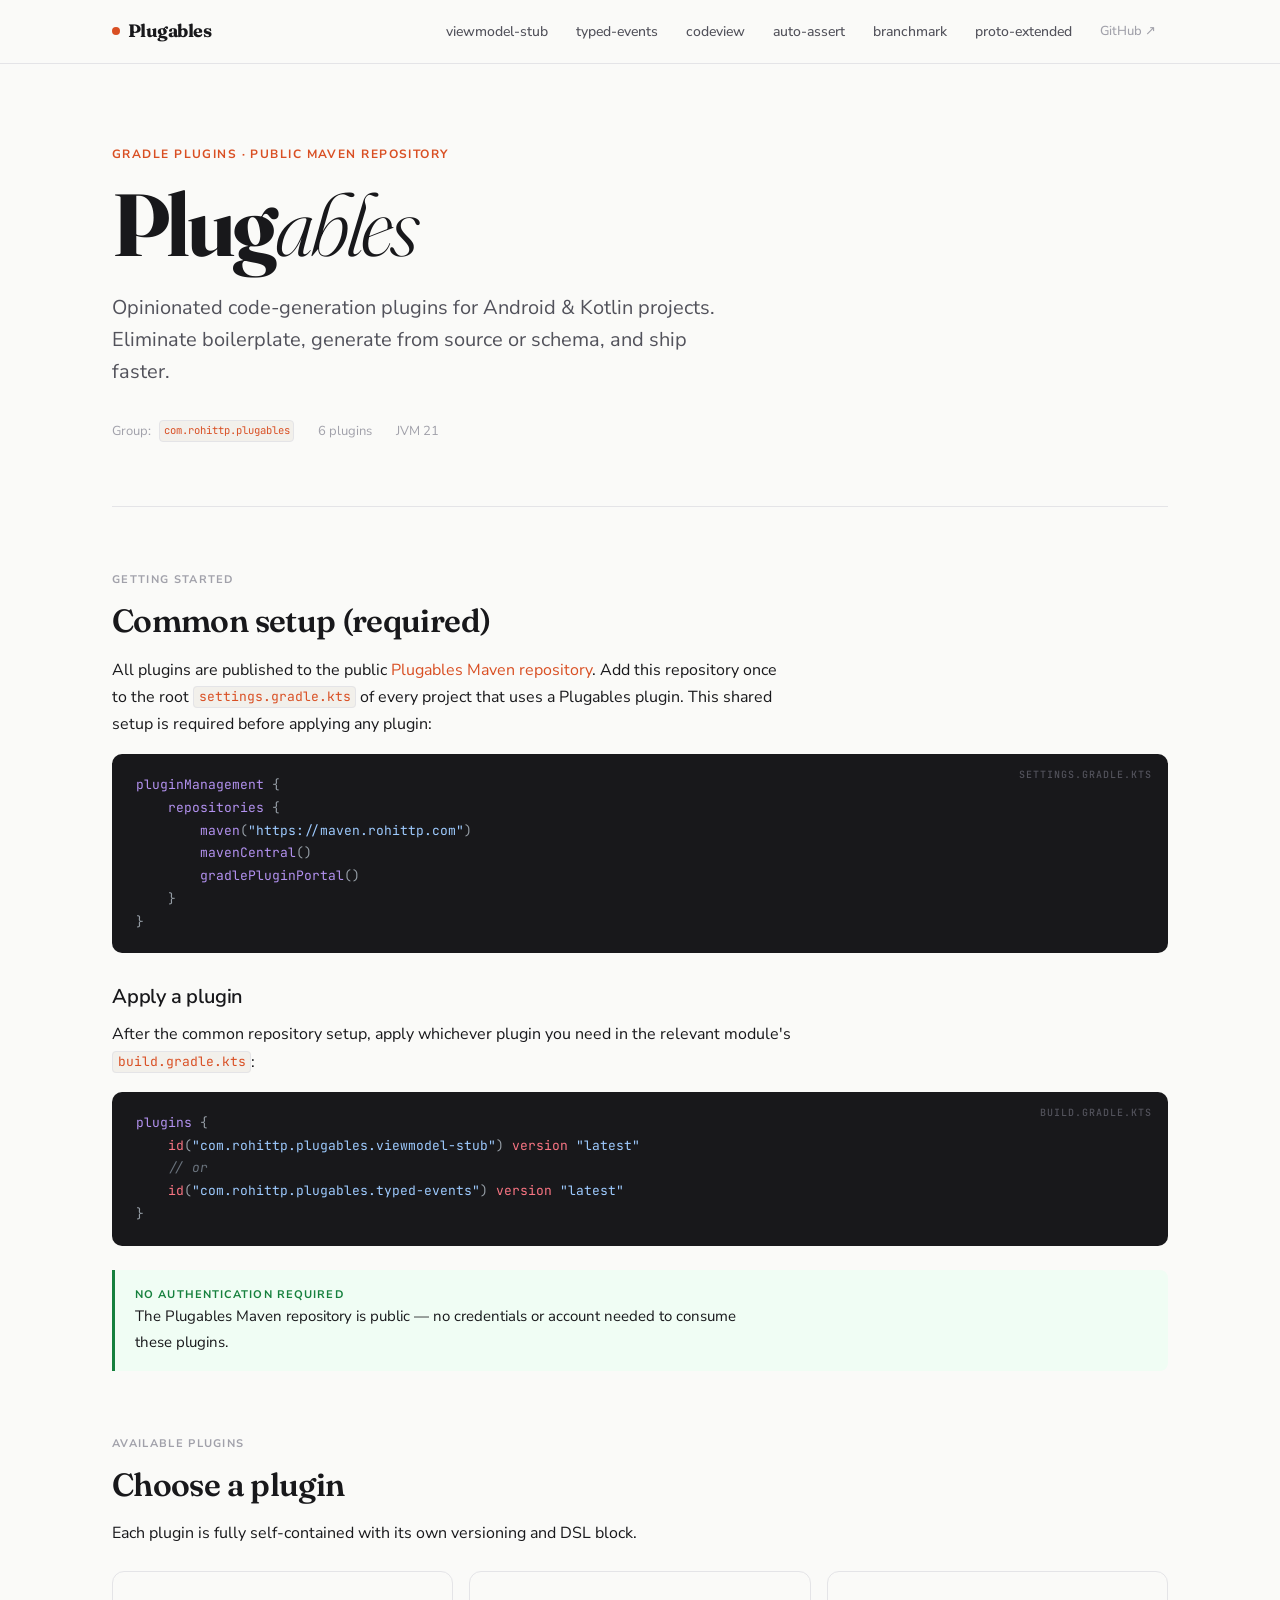
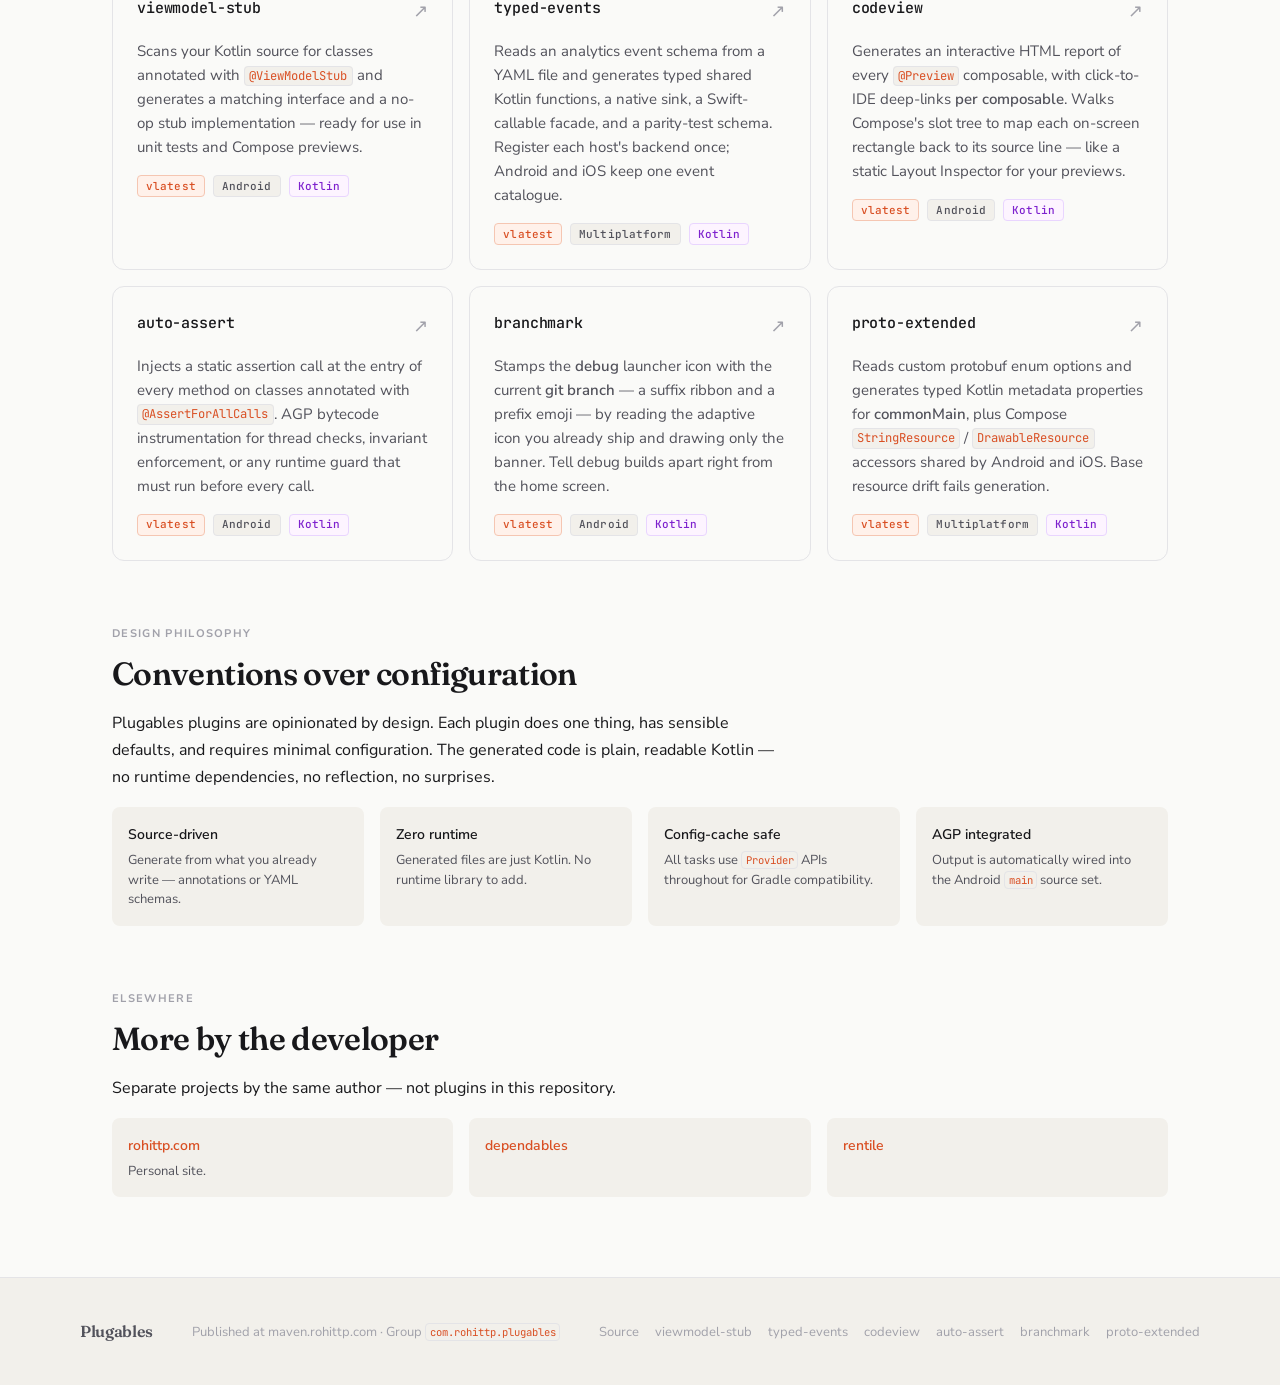
<file: docs/index.html>
<!DOCTYPE html>
<html lang="en">
<head>
  <meta charset="UTF-8" />
  <meta name="viewport" content="width=device-width, initial-scale=1.0" />
  <title>Plugables — Gradle Plugins for Android</title>
  <meta name="description" content="Opinionated code-generation Gradle plugins for Android and Kotlin projects. Published at maven.rohittp.com — available with one pluginManagement line." />
  <link rel="canonical" href="https://rohittp.com/plugables/" />
  <link rel="icon" href="favicon.svg" type="image/svg+xml" />

  <!-- Open Graph -->
  <meta property="og:type" content="website" />
  <meta property="og:site_name" content="Plugables" />
  <meta property="og:title" content="Plugables — Gradle Plugins for Android" />
  <meta property="og:description" content="Opinionated code-generation Gradle plugins for Android and Kotlin projects. Published at maven.rohittp.com — available with one pluginManagement line." />
  <meta property="og:url" content="https://rohittp.com/plugables/" />
  <meta property="og:image" content="https://rohittp.com/plugables/og-image.png" />
  <meta property="og:image:width" content="1200" />
  <meta property="og:image:height" content="630" />

  <!-- Twitter Card -->
  <meta name="twitter:card" content="summary_large_image" />
  <meta name="twitter:title" content="Plugables — Gradle Plugins for Android" />
  <meta name="twitter:description" content="Opinionated code-generation Gradle plugins for Android and Kotlin projects. Published at maven.rohittp.com — available with one pluginManagement line." />
  <meta name="twitter:image" content="https://rohittp.com/plugables/og-image.png" />

  <link rel="stylesheet" href="style.css" />

  <!-- Structured Data -->
  <script type="application/ld+json">
  {
    "@context": "https://schema.org",
    "@graph": [
      {
        "@type": "WebSite",
        "@id": "https://rohittp.com/plugables/#website",
        "url": "https://rohittp.com/plugables/",
        "name": "Plugables",
        "description": "Opinionated code-generation Gradle plugins for Android and Kotlin projects."
      },
      {
        "@type": "SoftwareApplication",
        "@id": "https://rohittp.com/plugables/#software",
        "name": "Plugables",
        "applicationCategory": "DeveloperApplication",
        "operatingSystem": "Android, JVM",
        "programmingLanguage": "Kotlin",
        "offers": { "@type": "Offer", "price": "0", "priceCurrency": "USD" },
        "url": "https://rohittp.com/plugables/",
        "author": {
          "@type": "Person",
          "name": "Rohit T P",
          "url": "https://rohittp.com"
        }
      }
    ]
  }
  </script>
</head>
<body>

<!-- ─── Navigation ─────────────────────────────────────────── -->
<nav class="site-nav">
  <div class="nav-inner">
    <a href="index" class="nav-brand">Plugables</a>
    <div class="nav-links">
      <a href="viewmodel-stub">viewmodel-stub</a>
      <a href="typed-events">typed-events</a>
      <a href="codeview">codeview</a>
      <a href="auto-assert">auto-assert</a>
      <a href="branchmark">branchmark</a>
      <a href="proto-extended">proto-extended</a>
      <a href="https://github.com/rohittp0/plugables" class="nav-github" target="_blank" rel="noopener noreferrer">GitHub ↗</a>
    </div>
  </div>
</nav>

<div class="home-layout">

  <!-- ─── Hero ───────────────────────────────────────────────── -->
  <section class="hero">
    <p class="hero-eyebrow">Gradle Plugins · Public Maven Repository</p>
    <h1 class="hero-title">Plug<em>ables</em></h1>
    <p class="hero-desc">
      Opinionated code-generation plugins for Android &amp; Kotlin projects.
      Eliminate boilerplate, generate from source or schema, and ship faster.
    </p>
    <div class="hero-meta">
      <span>Group: <code>com.rohittp.plugables</code></span>
      <span>6 plugins</span>
      <span>JVM 21</span>
    </div>
  </section>

  <!-- ─── Repository Setup ───────────────────────────────────── -->
  <section id="common-setup" class="section">
    <p class="section-label">Getting Started</p>
    <h2 style="margin-top:0">Common setup (required)</h2>
    <p>
      All plugins are published to the public
      <a href="https://maven.rohittp.com" target="_blank" rel="noopener noreferrer">Plugables Maven repository</a>.
      Add this repository once to the root <code>settings.gradle.kts</code> of every project
      that uses a Plugables plugin. This shared setup is required before applying any plugin:
    </p>

    <div class="code-wrap">
      <span class="code-lang">settings.gradle.kts</span>
      <pre><code><span class="fn">pluginManagement</span> <span class="op">{</span>
    <span class="fn">repositories</span> <span class="op">{</span>
        <span class="fn">maven</span><span class="op">(</span><span class="st">"https://maven.rohittp.com"</span><span class="op">)</span>
        <span class="fn">mavenCentral</span><span class="op">()</span>
        <span class="fn">gradlePluginPortal</span><span class="op">()</span>
    <span class="op">}</span>
<span class="op">}</span></code></pre>
    </div>

    <h3>Apply a plugin</h3>
    <p>
      After the common repository setup, apply whichever plugin you need in the relevant
      module's <code>build.gradle.kts</code>:
    </p>

    <div class="code-wrap">
      <span class="code-lang">build.gradle.kts</span>
      <pre><code><span class="fn">plugins</span> <span class="op">{</span>
    <span class="k">id</span><span class="op">(</span><span class="st">"com.rohittp.plugables.viewmodel-stub"</span><span class="op">)</span> <span class="k">version</span> <span class="st">"<span data-plugin-version="viewmodel-stub">latest</span>"</span>
    <span class="cm">// or</span>
    <span class="k">id</span><span class="op">(</span><span class="st">"com.rohittp.plugables.typed-events"</span><span class="op">)</span> <span class="k">version</span> <span class="st">"<span data-plugin-version="typed-events">latest</span>"</span>
<span class="op">}</span></code></pre>
    </div>

    <div class="callout tip">
      <p class="callout-title">No authentication required</p>
      <p>
        The Plugables Maven repository is public — no credentials or account needed
        to consume these plugins.
      </p>
    </div>
  </section>

  <!-- ─── Plugins ─────────────────────────────────────────────── -->
  <section class="section">
    <p class="section-label">Available Plugins</p>
    <h2 style="margin-top:0">Choose a plugin</h2>
    <p>Each plugin is fully self-contained with its own versioning and DSL block.</p>

    <div class="plugin-grid">

      <a href="viewmodel-stub" class="plugin-card">
        <div class="card-header">
          <span class="card-name">viewmodel-stub</span>
          <span class="card-arrow">↗</span>
        </div>
        <p class="card-desc">
          Scans your Kotlin source for classes annotated with
          <code>@ViewModelStub</code> and generates a matching interface
          and a no-op stub implementation — ready for use in unit tests
          and Compose previews.
        </p>
        <div class="card-tags">
          <span class="badge badge-version">v<span data-plugin-version="viewmodel-stub">latest</span></span>
          <span class="badge badge-platform">Android</span>
          <span class="badge badge-kotlin">Kotlin</span>
        </div>
      </a>

      <a href="typed-events" class="plugin-card">
        <div class="card-header">
          <span class="card-name">typed-events</span>
          <span class="card-arrow">↗</span>
        </div>
        <p class="card-desc">
          Reads an analytics event schema from a YAML file and generates
          typed shared Kotlin functions, a native sink, a Swift-callable
          facade, and a parity-test schema. Register each host's backend once;
          Android and iOS keep one event catalogue.
        </p>
        <div class="card-tags">
          <span class="badge badge-version">v<span data-plugin-version="typed-events">latest</span></span>
          <span class="badge badge-platform">Multiplatform</span>
          <span class="badge badge-kotlin">Kotlin</span>
        </div>
      </a>

      <a href="codeview" class="plugin-card">
        <div class="card-header">
          <span class="card-name">codeview</span>
          <span class="card-arrow">↗</span>
        </div>
        <p class="card-desc">
          Generates an interactive HTML report of every <code>@Preview</code>
          composable, with click-to-IDE deep-links <strong>per composable</strong>.
          Walks Compose's slot tree to map each on-screen rectangle back to its
          source line — like a static Layout Inspector for your previews.
        </p>
        <div class="card-tags">
          <span class="badge badge-version">v<span data-plugin-version="codeview">latest</span></span>
          <span class="badge badge-platform">Android</span>
          <span class="badge badge-kotlin">Kotlin</span>
        </div>
      </a>

      <a href="auto-assert" class="plugin-card">
        <div class="card-header">
          <span class="card-name">auto-assert</span>
          <span class="card-arrow">↗</span>
        </div>
        <p class="card-desc">
          Injects a static assertion call at the entry of every method on
          classes annotated with <code>@AssertForAllCalls</code>. AGP bytecode
          instrumentation for thread checks, invariant enforcement, or any
          runtime guard that must run before every call.
        </p>
        <div class="card-tags">
          <span class="badge badge-version">v<span data-plugin-version="auto-assert">latest</span></span>
          <span class="badge badge-platform">Android</span>
          <span class="badge badge-kotlin">Kotlin</span>
        </div>
      </a>

      <a href="branchmark" class="plugin-card">
        <div class="card-header">
          <span class="card-name">branchmark</span>
          <span class="card-arrow">↗</span>
        </div>
        <p class="card-desc">
          Stamps the <strong>debug</strong> launcher icon with the current
          <strong>git branch</strong> — a suffix ribbon and a prefix emoji —
          by reading the adaptive icon you already ship and drawing only the
          banner. Tell debug builds apart right from the home screen.
        </p>
        <div class="card-tags">
          <span class="badge badge-version">v<span data-plugin-version="branchmark">latest</span></span>
          <span class="badge badge-platform">Android</span>
          <span class="badge badge-kotlin">Kotlin</span>
        </div>
      </a>

      <a href="proto-extended" class="plugin-card">
        <div class="card-header">
          <span class="card-name">proto-extended</span>
          <span class="card-arrow">↗</span>
        </div>
        <p class="card-desc">
          Reads custom protobuf enum options and generates typed Kotlin
          metadata properties for <strong>commonMain</strong>, plus Compose
          <code>StringResource</code> / <code>DrawableResource</code> accessors
          shared by Android and iOS. Base resource drift fails generation.
        </p>
        <div class="card-tags">
          <span class="badge badge-version">v<span data-plugin-version="proto-extended">latest</span></span>
          <span class="badge badge-platform">Multiplatform</span>
          <span class="badge badge-kotlin">Kotlin</span>
        </div>
      </a>

    </div>
  </section>

  <!-- ─── Philosophy ──────────────────────────────────────────── -->
  <section class="section">
    <p class="section-label">Design Philosophy</p>
    <h2 style="margin-top:0">Conventions over configuration</h2>
    <p>
      Plugables plugins are opinionated by design. Each plugin does one thing,
      has sensible defaults, and requires minimal configuration. The generated
      code is plain, readable Kotlin — no runtime dependencies, no reflection,
      no surprises.
    </p>

    <div class="feature-grid">
      <div class="feature-item">
        <strong>Source-driven</strong>
        <p>Generate from what you already write — annotations or YAML schemas.</p>
      </div>
      <div class="feature-item">
        <strong>Zero runtime</strong>
        <p>Generated files are just Kotlin. No runtime library to add.</p>
      </div>
      <div class="feature-item">
        <strong>Config-cache safe</strong>
        <p>All tasks use <code>Provider</code> APIs throughout for Gradle compatibility.</p>
      </div>
      <div class="feature-item">
        <strong>AGP integrated</strong>
        <p>Output is automatically wired into the Android <code>main</code> source set.</p>
      </div>
    </div>
  </section>

  <!-- ─── More by the developer ────────────────────────────── -->
  <section class="section">
    <p class="section-label">Elsewhere</p>
    <h2 style="margin-top:0">More by the developer</h2>
    <p>Separate projects by the same author — not plugins in this repository.</p>

    <div class="feature-grid">
      <div class="feature-item">
        <strong><a href="https://rohittp.com" target="_blank" rel="noopener noreferrer">rohittp.com</a></strong>
        <p>Personal site.</p>
      </div>
      <div class="feature-item">
        <strong><a href="https://rohittp.com/dependables" target="_blank" rel="noopener noreferrer">dependables</a></strong>
      </div>
      <div class="feature-item">
        <strong><a href="https://rohittp.com/rentile" target="_blank" rel="noopener noreferrer">rentile</a></strong>
      </div>
    </div>
  </section>

</div>

<!-- ─── Footer ──────────────────────────────────────────────── -->
<footer class="site-footer">
  <div class="footer-inner">
    <a href="index" class="footer-brand">Plugables</a>
    <span class="footer-meta">Published at maven.rohittp.com · Group <code>com.rohittp.plugables</code></span>
    <div class="footer-links">
      <a href="https://github.com/rohittp0/plugables" target="_blank" rel="noopener noreferrer">Source</a>
      <a href="viewmodel-stub">viewmodel-stub</a>
      <a href="typed-events">typed-events</a>
      <a href="codeview">codeview</a>
      <a href="auto-assert">auto-assert</a>
      <a href="branchmark">branchmark</a>
      <a href="proto-extended">proto-extended</a>
    </div>
  </div>
</footer>

<script src="versions.js" defer></script>
</body>
</html>
</file>
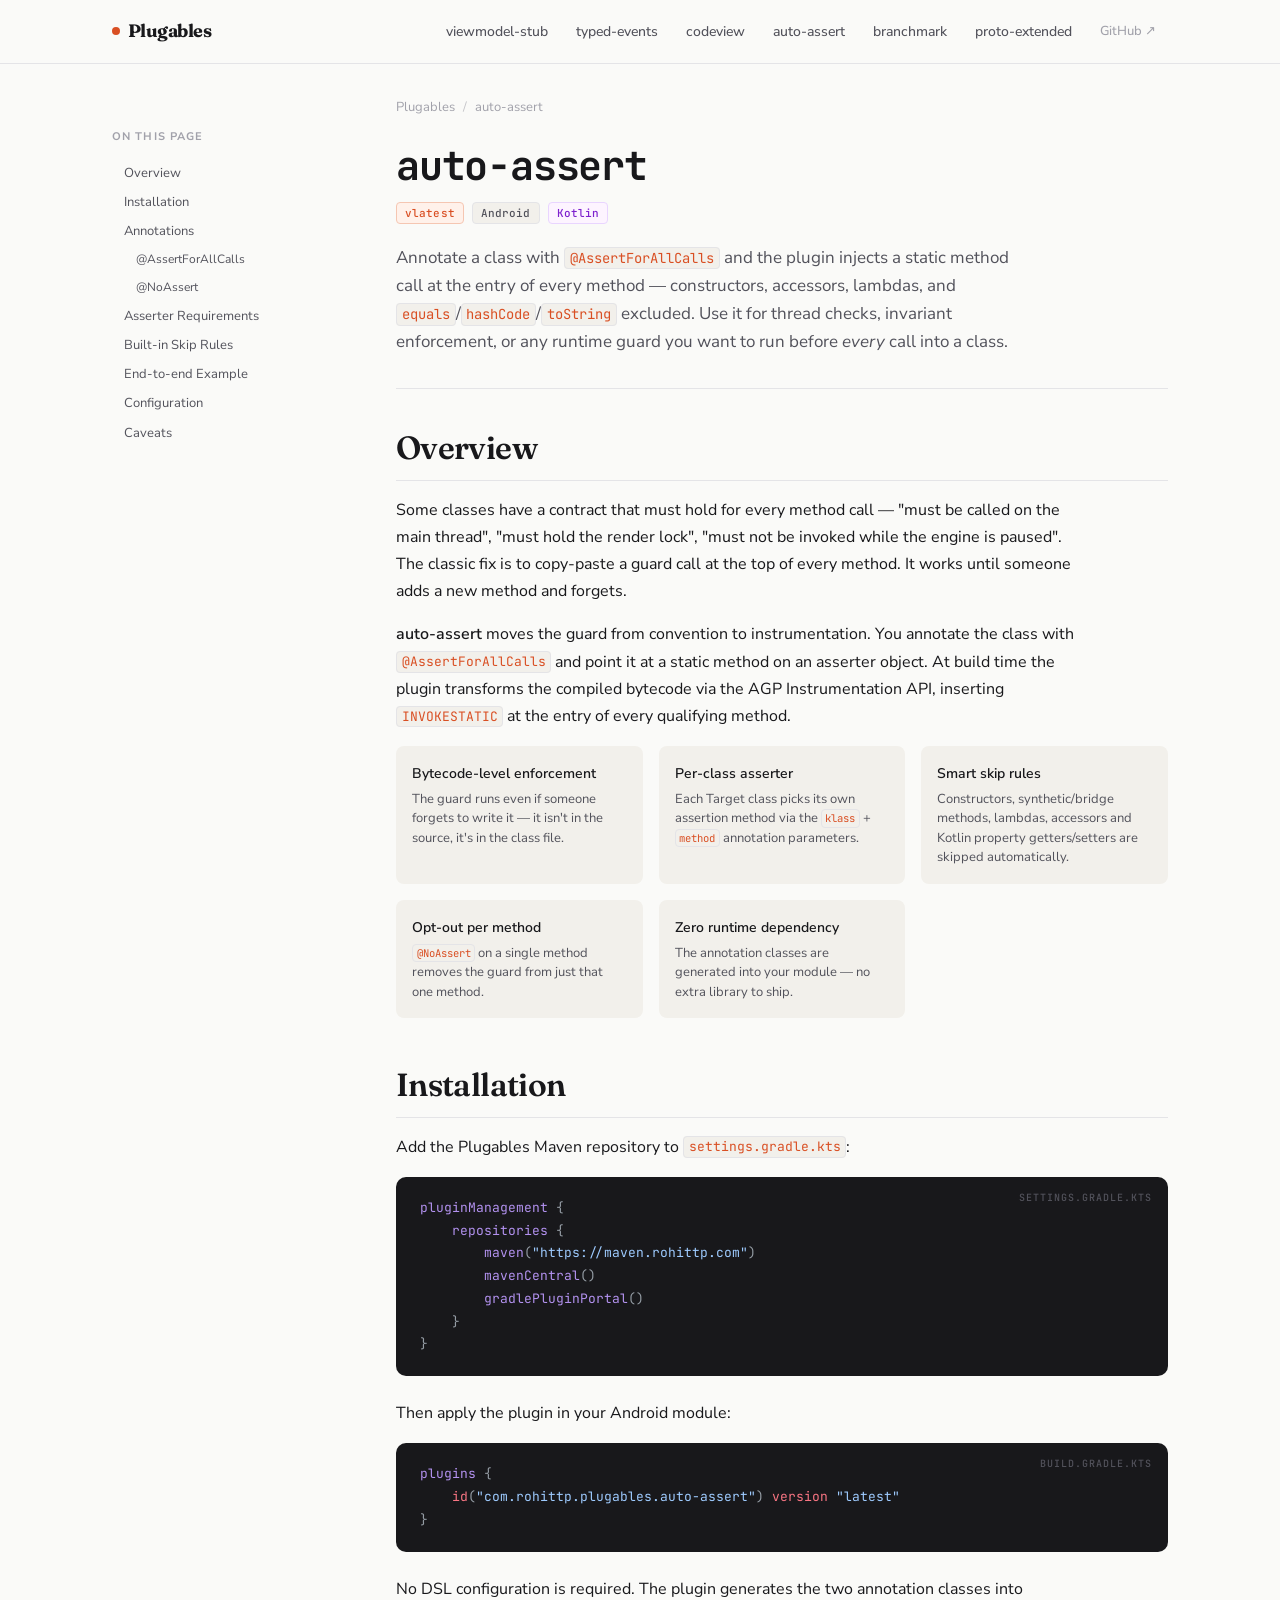
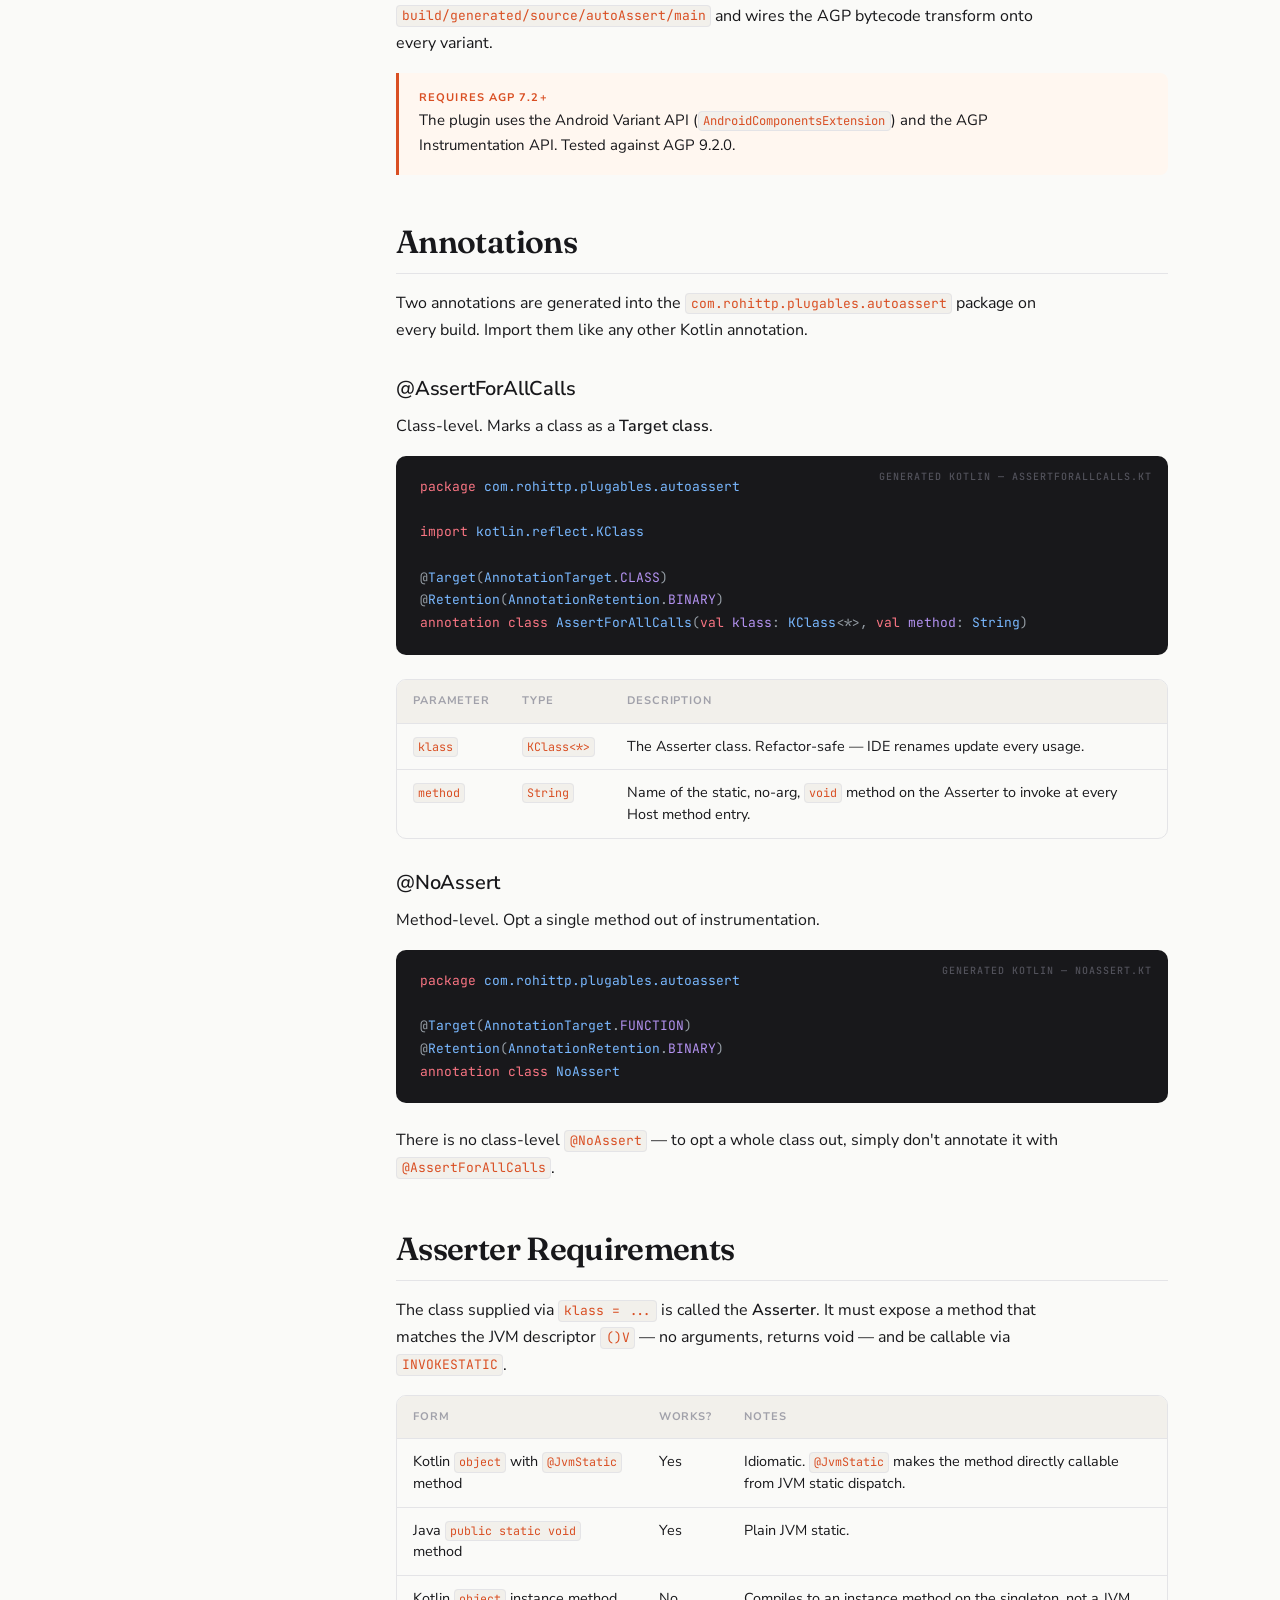
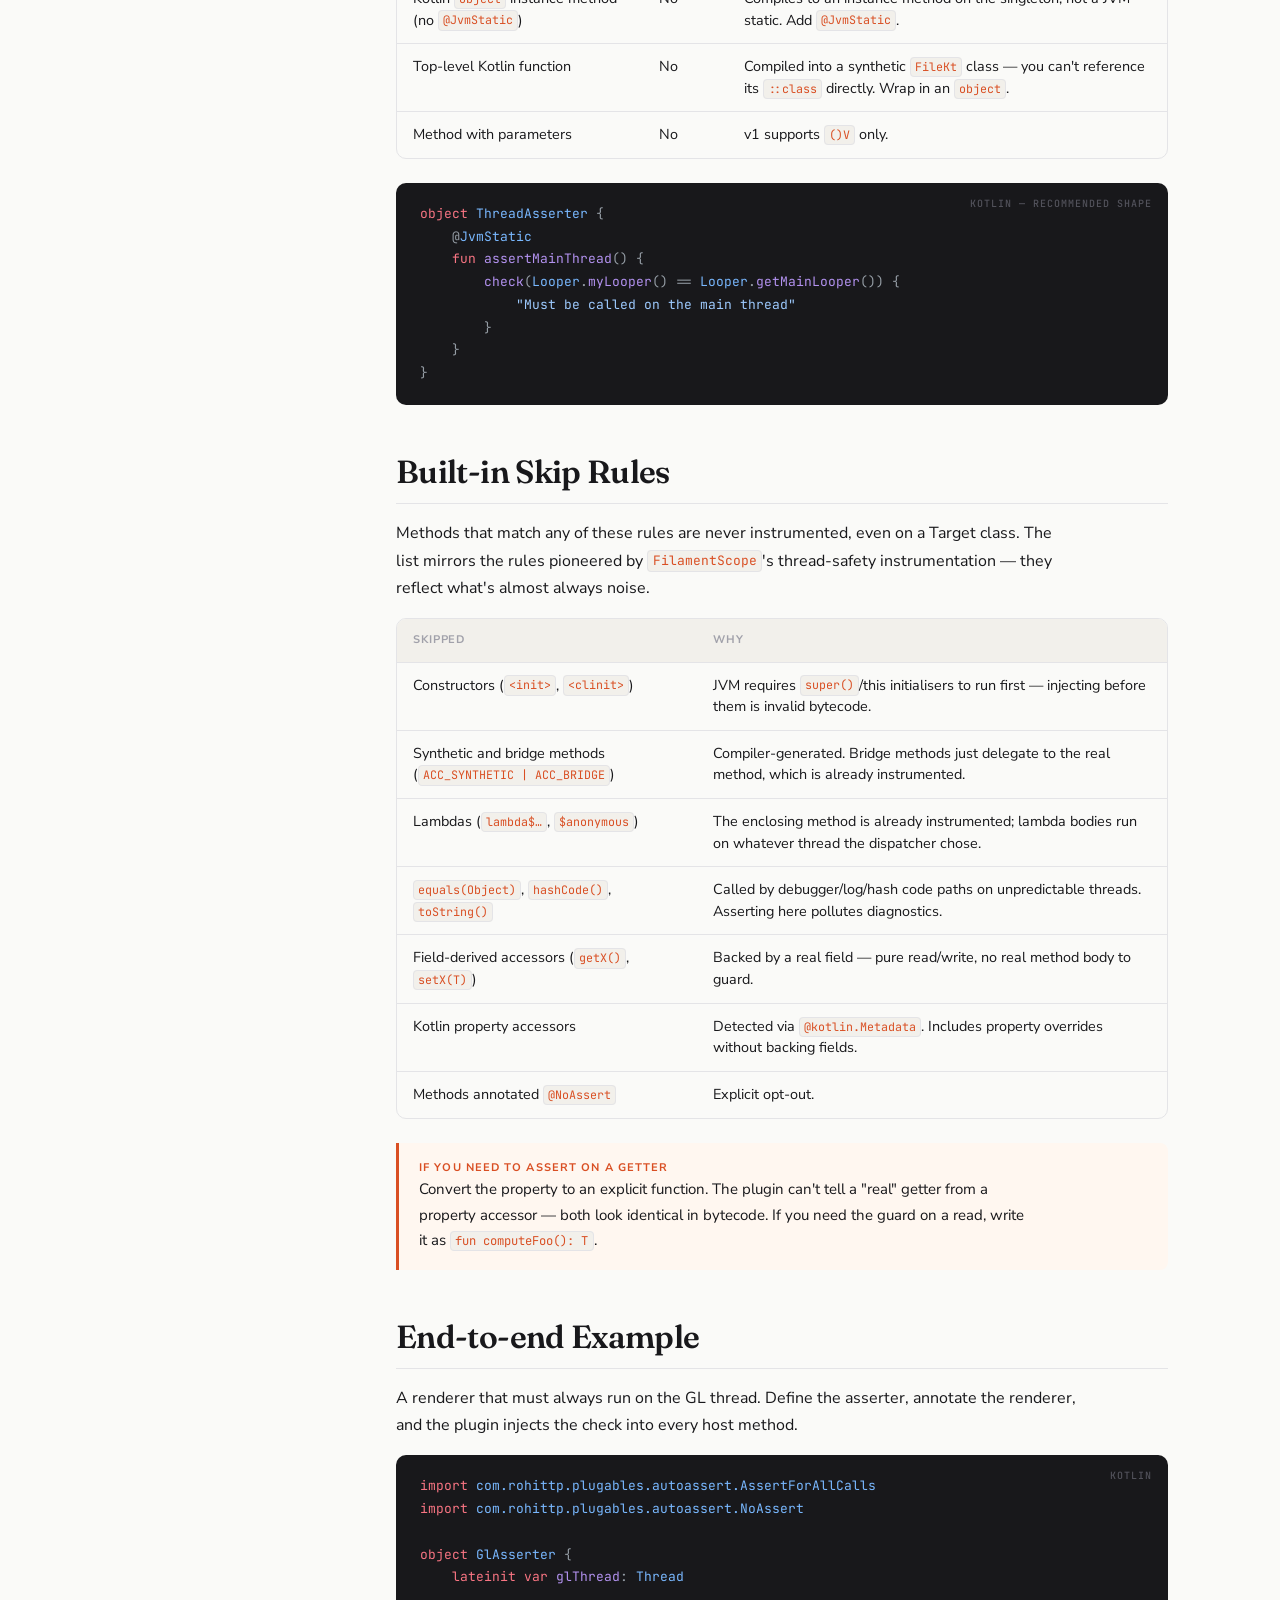
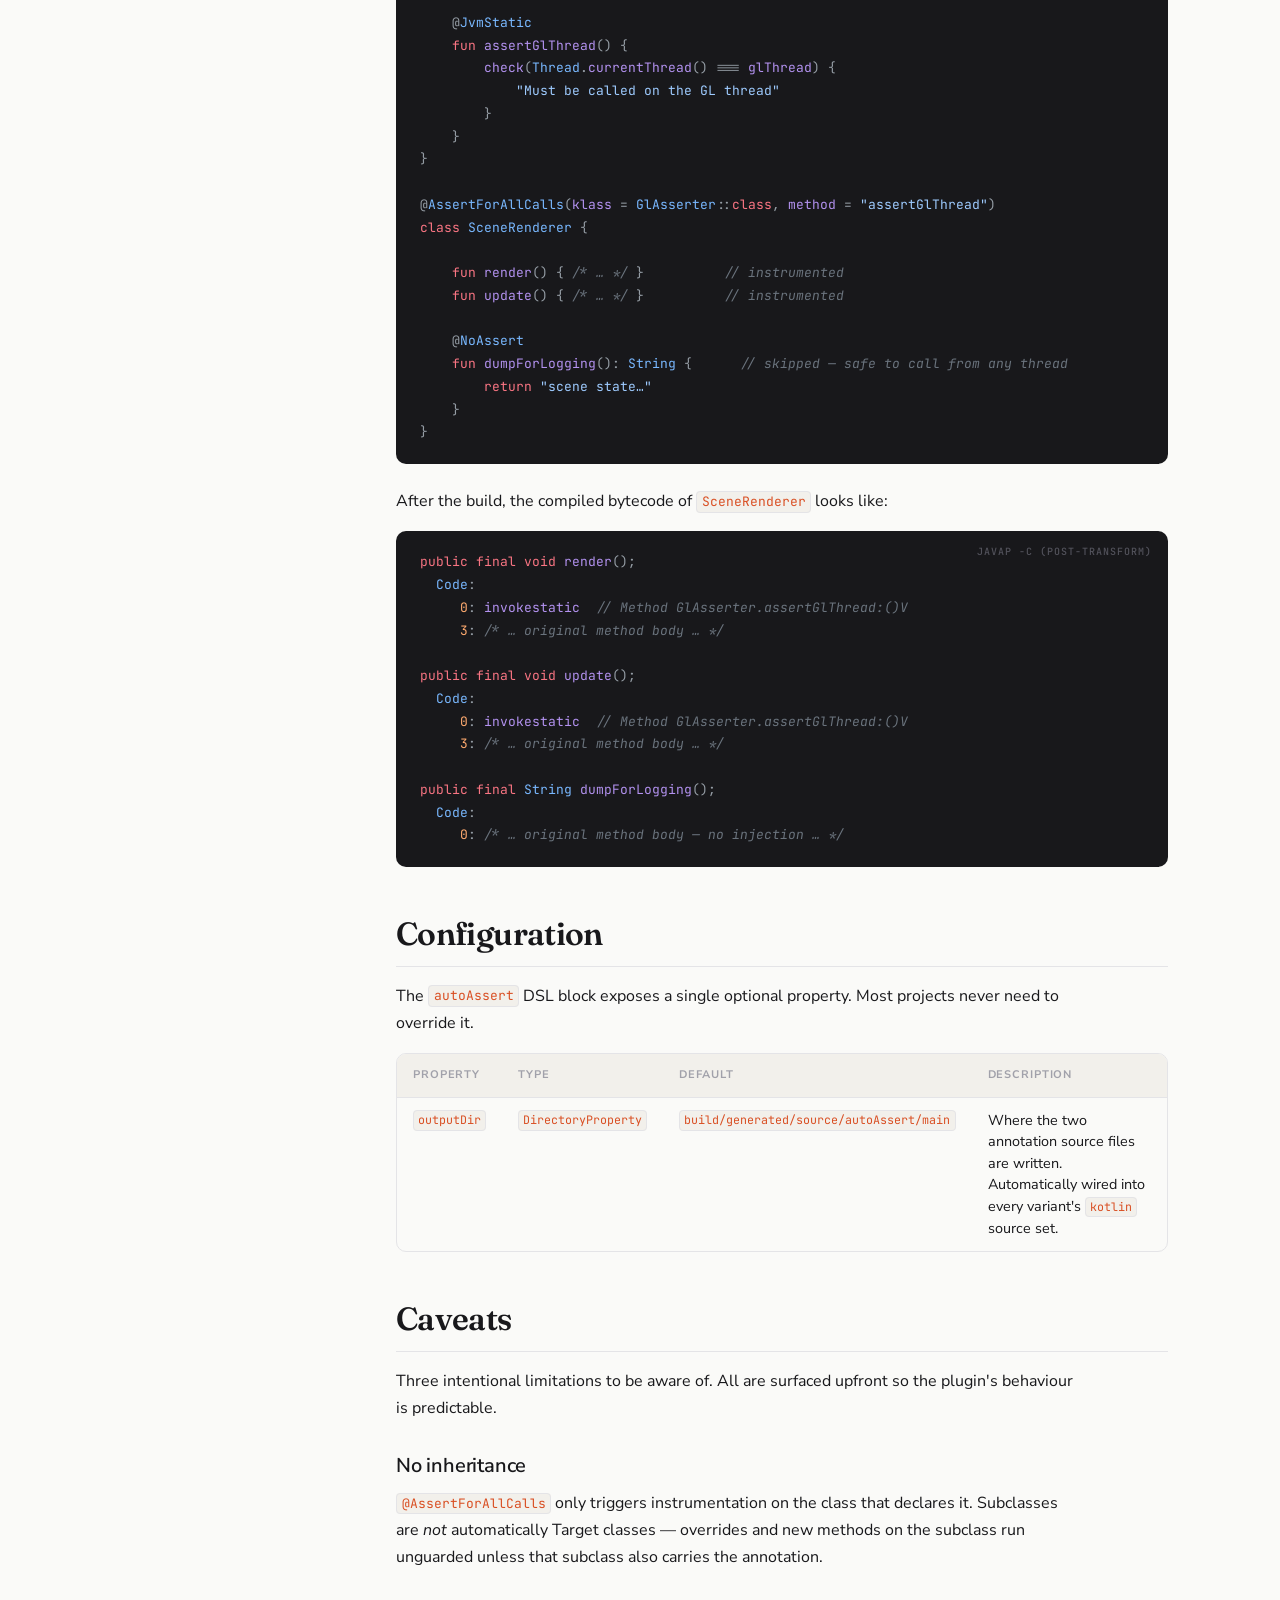
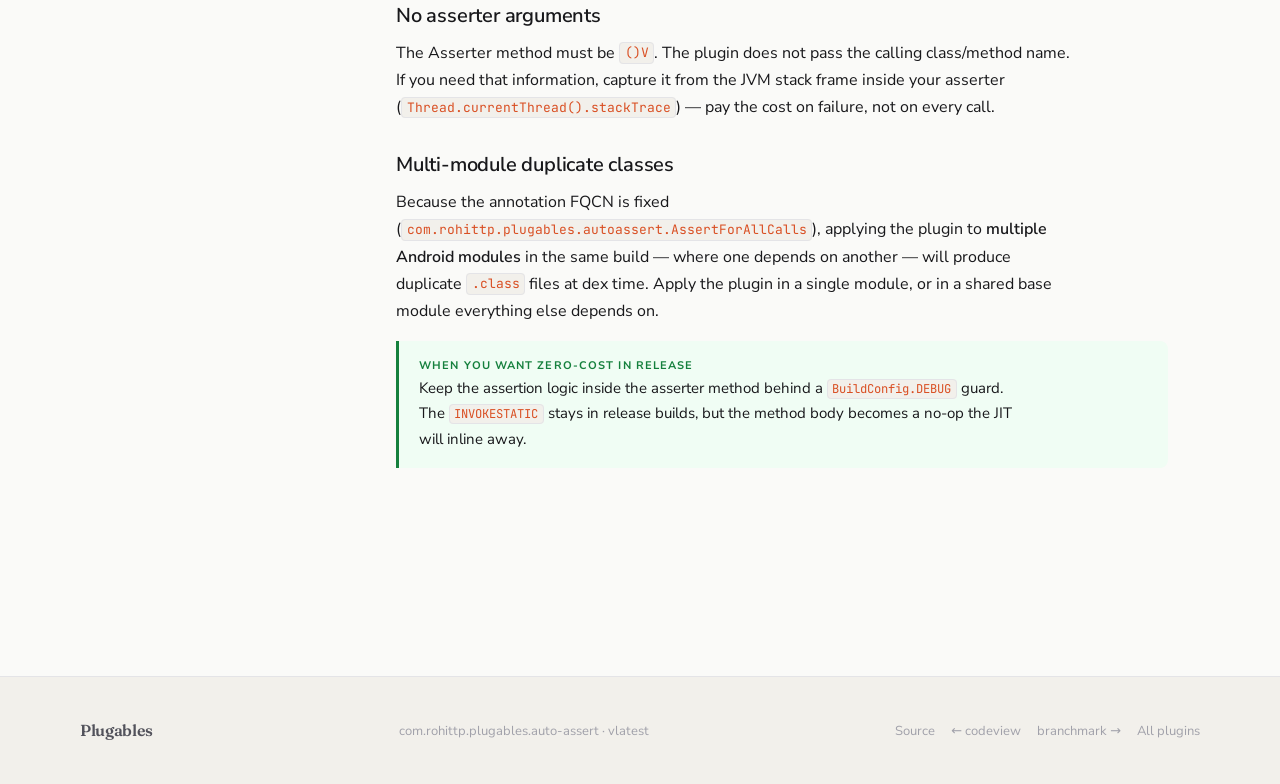
<file: docs/auto-assert.html>
<!DOCTYPE html>
<html lang="en">
<head>
  <meta charset="UTF-8" />
  <meta name="viewport" content="width=device-width, initial-scale=1.0" />
  <title>auto-assert Gradle Plugin — Plugables</title>
  <meta name="description" content="Inject a static assertion call at the entry of every method on annotated Kotlin/Java classes. AGP bytecode instrumentation for thread checks, invariants, and runtime guards." />
  <link rel="canonical" href="https://rohittp.com/plugables/auto-assert" />
  <link rel="icon" href="favicon.svg" type="image/svg+xml" />

  <!-- Open Graph -->
  <meta property="og:type" content="article" />
  <meta property="og:site_name" content="Plugables" />
  <meta property="og:title" content="auto-assert Gradle Plugin — Plugables" />
  <meta property="og:description" content="Inject a static assertion call at the entry of every method on annotated Kotlin/Java classes. AGP bytecode instrumentation for thread checks, invariants, and runtime guards." />
  <meta property="og:url" content="https://rohittp.com/plugables/auto-assert" />
  <meta property="og:image" content="https://rohittp.com/plugables/og-image.png" />
  <meta property="og:image:width" content="1200" />
  <meta property="og:image:height" content="630" />

  <!-- Twitter Card -->
  <meta name="twitter:card" content="summary_large_image" />
  <meta name="twitter:title" content="auto-assert Gradle Plugin — Plugables" />
  <meta name="twitter:description" content="Inject a static assertion call at the entry of every method on annotated Kotlin/Java classes. AGP bytecode instrumentation for thread checks, invariants, and runtime guards." />
  <meta name="twitter:image" content="https://rohittp.com/plugables/og-image.png" />

  <link rel="stylesheet" href="style.css" />

  <!-- Structured Data -->
  <script type="application/ld+json">
  {
    "@context": "https://schema.org",
    "@graph": [
      {
        "@type": "TechArticle",
        "headline": "auto-assert Gradle Plugin",
        "description": "Inject a static assertion call at the entry of every method on annotated Kotlin/Java classes via AGP bytecode instrumentation.",
        "url": "https://rohittp.com/plugables/auto-assert",
        "datePublished": "2026-05-26",
        "author": { "@type": "Person", "name": "Rohit T P", "url": "https://rohittp.com" },
        "publisher": { "@type": "Person", "name": "Rohit T P", "url": "https://rohittp.com" }
      },
      {
        "@type": "BreadcrumbList",
        "itemListElement": [
          { "@type": "ListItem", "position": 1, "name": "Plugables", "item": "https://rohittp.com/plugables/" },
          { "@type": "ListItem", "position": 2, "name": "auto-assert", "item": "https://rohittp.com/plugables/auto-assert" }
        ]
      }
    ]
  }
  </script>
</head>
<body>

<!-- ─── Navigation ─────────────────────────────────────────── -->
<nav class="site-nav">
  <div class="nav-inner">
    <a href="index" class="nav-brand">Plugables</a>
    <div class="nav-links">
      <a href="viewmodel-stub">viewmodel-stub</a>
      <a href="typed-events">typed-events</a>
      <a href="codeview">codeview</a>
      <a href="auto-assert">auto-assert</a>
      <a href="branchmark">branchmark</a>
      <a href="proto-extended">proto-extended</a>
      <a href="https://github.com/rohittp0/plugables" class="nav-github" target="_blank" rel="noopener noreferrer">GitHub ↗</a>
    </div>
  </div>
</nav>

<div class="page-layout">

  <!-- ─── Sidebar ──────────────────────────────────────────── -->
  <aside class="sidebar">
    <nav class="toc">
      <p class="toc-title">On this page</p>
      <ul>
        <li><a href="#overview">Overview</a></li>
        <li><a href="#installation">Installation</a></li>
        <li><a href="#annotations">Annotations</a></li>
        <li><a href="#assert-for-all-calls" class="toc-h3">@AssertForAllCalls</a></li>
        <li><a href="#no-assert" class="toc-h3">@NoAssert</a></li>
        <li><a href="#asserter">Asserter Requirements</a></li>
        <li><a href="#skip-rules">Built-in Skip Rules</a></li>
        <li><a href="#example">End-to-end Example</a></li>
        <li><a href="#configuration">Configuration</a></li>
        <li><a href="#caveats">Caveats</a></li>
      </ul>
    </nav>
  </aside>

  <!-- ─── Content ──────────────────────────────────────────── -->
  <main class="content">

    <div class="breadcrumb">
      <a href="index">Plugables</a>
      <span class="breadcrumb-sep">/</span>
      auto-assert
    </div>

    <header class="page-header">
      <h1>auto-assert</h1>
      <div class="page-badges">
        <span class="badge badge-version">v<span data-plugin-version="auto-assert">latest</span></span>
        <span class="badge badge-platform">Android</span>
        <span class="badge badge-kotlin">Kotlin</span>
      </div>
      <p class="page-lead">
        Annotate a class with <code>@AssertForAllCalls</code> and the plugin
        injects a static method call at the entry of every method —
        constructors, accessors, lambdas, and <code>equals</code>/<code>hashCode</code>/<code>toString</code>
        excluded. Use it for thread checks, invariant enforcement, or any
        runtime guard you want to run before <em>every</em> call into a class.
      </p>
    </header>

    <!-- ─── Overview ─────────────────────────────────────── -->
    <section id="overview" class="doc-section">
      <h2>Overview</h2>
      <p>
        Some classes have a contract that must hold for every method call —
        "must be called on the main thread", "must hold the render lock",
        "must not be invoked while the engine is paused". The classic fix is
        to copy-paste a guard call at the top of every method. It works until
        someone adds a new method and forgets.
      </p>
      <p>
        <strong>auto-assert</strong> moves the guard from convention to
        instrumentation. You annotate the class with
        <code>@AssertForAllCalls</code> and point it at a static method on an
        asserter object. At build time the plugin transforms the compiled
        bytecode via the AGP Instrumentation API, inserting
        <code>INVOKESTATIC</code> at the entry of every qualifying method.
      </p>

      <div class="feature-grid">
        <div class="feature-item">
          <strong>Bytecode-level enforcement</strong>
          <p>The guard runs even if someone forgets to write it — it isn't in the source, it's in the class file.</p>
        </div>
        <div class="feature-item">
          <strong>Per-class asserter</strong>
          <p>Each Target class picks its own assertion method via the <code>klass</code> + <code>method</code> annotation parameters.</p>
        </div>
        <div class="feature-item">
          <strong>Smart skip rules</strong>
          <p>Constructors, synthetic/bridge methods, lambdas, accessors and Kotlin property getters/setters are skipped automatically.</p>
        </div>
        <div class="feature-item">
          <strong>Opt-out per method</strong>
          <p><code>@NoAssert</code> on a single method removes the guard from just that one method.</p>
        </div>
        <div class="feature-item">
          <strong>Zero runtime dependency</strong>
          <p>The annotation classes are generated into your module — no extra library to ship.</p>
        </div>
      </div>
    </section>

    <!-- ─── Installation ─────────────────────────────────── -->
    <section id="installation" class="doc-section">
      <h2>Installation</h2>
      <p>Add the Plugables Maven repository to <code>settings.gradle.kts</code>:</p>

      <div class="code-wrap">
        <span class="code-lang">settings.gradle.kts</span>
        <pre><code><span class="fn">pluginManagement</span> <span class="op">{</span>
    <span class="fn">repositories</span> <span class="op">{</span>
        <span class="fn">maven</span><span class="op">(</span><span class="st">"https://maven.rohittp.com"</span><span class="op">)</span>
        <span class="fn">mavenCentral</span><span class="op">()</span>
        <span class="fn">gradlePluginPortal</span><span class="op">()</span>
    <span class="op">}</span>
<span class="op">}</span></code></pre>
      </div>

      <p>Then apply the plugin in your Android module:</p>

      <div class="code-wrap">
        <span class="code-lang">build.gradle.kts</span>
        <pre><code><span class="fn">plugins</span> <span class="op">{</span>
    <span class="k">id</span><span class="op">(</span><span class="st">"com.rohittp.plugables.auto-assert"</span><span class="op">)</span> <span class="k">version</span> <span class="st">"<span data-plugin-version="auto-assert">latest</span>"</span>
<span class="op">}</span></code></pre>
      </div>

      <p>
        No DSL configuration is required. The plugin generates the two
        annotation classes into <code>build/generated/source/autoAssert/main</code>
        and wires the AGP bytecode transform onto every variant.
      </p>

      <div class="callout">
        <p class="callout-title">Requires AGP 7.2+</p>
        <p>
          The plugin uses the Android Variant API
          (<code>AndroidComponentsExtension</code>) and the AGP
          Instrumentation API. Tested against AGP 9.2.0.
        </p>
      </div>
    </section>

    <!-- ─── Annotations ──────────────────────────────────── -->
    <section id="annotations" class="doc-section">
      <h2>Annotations</h2>
      <p>
        Two annotations are generated into the
        <code>com.rohittp.plugables.autoassert</code> package on every build.
        Import them like any other Kotlin annotation.
      </p>

      <h3 id="assert-for-all-calls">@AssertForAllCalls</h3>
      <p>Class-level. Marks a class as a <strong>Target class</strong>.</p>

      <div class="code-wrap">
        <span class="code-lang">generated kotlin — AssertForAllCalls.kt</span>
        <pre><code><span class="k">package</span> <span class="ty">com.rohittp.plugables.autoassert</span>

<span class="k">import</span> <span class="ty">kotlin.reflect.KClass</span>

<span class="op">@</span><span class="ty">Target</span><span class="op">(</span><span class="ty">AnnotationTarget</span><span class="op">.</span><span class="fn">CLASS</span><span class="op">)</span>
<span class="op">@</span><span class="ty">Retention</span><span class="op">(</span><span class="ty">AnnotationRetention</span><span class="op">.</span><span class="fn">BINARY</span><span class="op">)</span>
<span class="k">annotation class</span> <span class="ty">AssertForAllCalls</span><span class="op">(</span><span class="k">val</span> <span class="fn">klass</span><span class="op">:</span> <span class="ty">KClass</span><span class="op">&lt;*&gt;,</span> <span class="k">val</span> <span class="fn">method</span><span class="op">:</span> <span class="ty">String</span><span class="op">)</span></code></pre>
      </div>

      <div class="table-wrap">
        <table>
          <thead>
            <tr><th>Parameter</th><th>Type</th><th>Description</th></tr>
          </thead>
          <tbody>
            <tr>
              <td><code>klass</code></td>
              <td><code>KClass&lt;*&gt;</code></td>
              <td>The Asserter class. Refactor-safe — IDE renames update every usage.</td>
            </tr>
            <tr>
              <td><code>method</code></td>
              <td><code>String</code></td>
              <td>Name of the static, no-arg, <code>void</code> method on the Asserter to invoke at every Host method entry.</td>
            </tr>
          </tbody>
        </table>
      </div>

      <h3 id="no-assert">@NoAssert</h3>
      <p>Method-level. Opt a single method out of instrumentation.</p>

      <div class="code-wrap">
        <span class="code-lang">generated kotlin — NoAssert.kt</span>
        <pre><code><span class="k">package</span> <span class="ty">com.rohittp.plugables.autoassert</span>

<span class="op">@</span><span class="ty">Target</span><span class="op">(</span><span class="ty">AnnotationTarget</span><span class="op">.</span><span class="fn">FUNCTION</span><span class="op">)</span>
<span class="op">@</span><span class="ty">Retention</span><span class="op">(</span><span class="ty">AnnotationRetention</span><span class="op">.</span><span class="fn">BINARY</span><span class="op">)</span>
<span class="k">annotation class</span> <span class="ty">NoAssert</span></code></pre>
      </div>

      <p>
        There is no class-level <code>@NoAssert</code> — to opt a whole class
        out, simply don't annotate it with <code>@AssertForAllCalls</code>.
      </p>
    </section>

    <!-- ─── Asserter ─────────────────────────────────────── -->
    <section id="asserter" class="doc-section">
      <h2>Asserter Requirements</h2>
      <p>
        The class supplied via <code>klass = ...</code> is called the
        <strong>Asserter</strong>. It must expose a method that matches the
        JVM descriptor <code>()V</code> — no arguments, returns void — and be
        callable via <code>INVOKESTATIC</code>.
      </p>

      <div class="table-wrap">
        <table>
          <thead>
            <tr><th>Form</th><th>Works?</th><th>Notes</th></tr>
          </thead>
          <tbody>
            <tr>
              <td>Kotlin <code>object</code> with <code>@JvmStatic</code> method</td>
              <td>Yes</td>
              <td>Idiomatic. <code>@JvmStatic</code> makes the method directly callable from JVM static dispatch.</td>
            </tr>
            <tr>
              <td>Java <code>public static void</code> method</td>
              <td>Yes</td>
              <td>Plain JVM static.</td>
            </tr>
            <tr>
              <td>Kotlin <code>object</code> instance method (no <code>@JvmStatic</code>)</td>
              <td>No</td>
              <td>Compiles to an instance method on the singleton, not a JVM static. Add <code>@JvmStatic</code>.</td>
            </tr>
            <tr>
              <td>Top-level Kotlin function</td>
              <td>No</td>
              <td>Compiled into a synthetic <code>FileKt</code> class — you can't reference its <code>::class</code> directly. Wrap in an <code>object</code>.</td>
            </tr>
            <tr>
              <td>Method with parameters</td>
              <td>No</td>
              <td>v1 supports <code>()V</code> only.</td>
            </tr>
          </tbody>
        </table>
      </div>

      <div class="code-wrap">
        <span class="code-lang">kotlin — recommended shape</span>
        <pre><code><span class="k">object</span> <span class="ty">ThreadAsserter</span> <span class="op">{</span>
    <span class="op">@</span><span class="ty">JvmStatic</span>
    <span class="k">fun</span> <span class="fn">assertMainThread</span><span class="op">() {</span>
        <span class="fn">check</span><span class="op">(</span><span class="ty">Looper</span><span class="op">.</span><span class="fn">myLooper</span><span class="op">() ==</span> <span class="ty">Looper</span><span class="op">.</span><span class="fn">getMainLooper</span><span class="op">()) {</span>
            <span class="st">"Must be called on the main thread"</span>
        <span class="op">}</span>
    <span class="op">}</span>
<span class="op">}</span></code></pre>
      </div>
    </section>

    <!-- ─── Skip Rules ───────────────────────────────────── -->
    <section id="skip-rules" class="doc-section">
      <h2>Built-in Skip Rules</h2>
      <p>
        Methods that match any of these rules are never instrumented, even on
        a Target class. The list mirrors the rules pioneered by
        <code>FilamentScope</code>'s thread-safety instrumentation — they
        reflect what's almost always noise.
      </p>

      <div class="table-wrap">
        <table>
          <thead>
            <tr><th>Skipped</th><th>Why</th></tr>
          </thead>
          <tbody>
            <tr>
              <td>Constructors (<code>&lt;init&gt;</code>, <code>&lt;clinit&gt;</code>)</td>
              <td>JVM requires <code>super()</code>/this initialisers to run first — injecting before them is invalid bytecode.</td>
            </tr>
            <tr>
              <td>Synthetic and bridge methods (<code>ACC_SYNTHETIC | ACC_BRIDGE</code>)</td>
              <td>Compiler-generated. Bridge methods just delegate to the real method, which is already instrumented.</td>
            </tr>
            <tr>
              <td>Lambdas (<code>lambda$…</code>, <code>$anonymous</code>)</td>
              <td>The enclosing method is already instrumented; lambda bodies run on whatever thread the dispatcher chose.</td>
            </tr>
            <tr>
              <td><code>equals(Object)</code>, <code>hashCode()</code>, <code>toString()</code></td>
              <td>Called by debugger/log/hash code paths on unpredictable threads. Asserting here pollutes diagnostics.</td>
            </tr>
            <tr>
              <td>Field-derived accessors (<code>getX()</code>, <code>setX(T)</code>)</td>
              <td>Backed by a real field — pure read/write, no real method body to guard.</td>
            </tr>
            <tr>
              <td>Kotlin property accessors</td>
              <td>Detected via <code>@kotlin.Metadata</code>. Includes property overrides without backing fields.</td>
            </tr>
            <tr>
              <td>Methods annotated <code>@NoAssert</code></td>
              <td>Explicit opt-out.</td>
            </tr>
          </tbody>
        </table>
      </div>

      <div class="callout">
        <p class="callout-title">If you need to assert on a getter</p>
        <p>
          Convert the property to an explicit function. The plugin can't tell
          a "real" getter from a property accessor — both look identical in
          bytecode. If you need the guard on a read, write it as
          <code>fun computeFoo(): T</code>.
        </p>
      </div>
    </section>

    <!-- ─── Example ──────────────────────────────────────── -->
    <section id="example" class="doc-section">
      <h2>End-to-end Example</h2>
      <p>
        A renderer that must always run on the GL thread. Define the
        asserter, annotate the renderer, and the plugin injects the check
        into every host method.
      </p>

      <div class="code-wrap">
        <span class="code-lang">kotlin</span>
        <pre><code><span class="k">import</span> <span class="ty">com.rohittp.plugables.autoassert.AssertForAllCalls</span>
<span class="k">import</span> <span class="ty">com.rohittp.plugables.autoassert.NoAssert</span>

<span class="k">object</span> <span class="ty">GlAsserter</span> <span class="op">{</span>
    <span class="k">lateinit var</span> <span class="fn">glThread</span><span class="op">:</span> <span class="ty">Thread</span>

    <span class="op">@</span><span class="ty">JvmStatic</span>
    <span class="k">fun</span> <span class="fn">assertGlThread</span><span class="op">() {</span>
        <span class="fn">check</span><span class="op">(</span><span class="ty">Thread</span><span class="op">.</span><span class="fn">currentThread</span><span class="op">() ===</span> <span class="fn">glThread</span><span class="op">) {</span>
            <span class="st">"Must be called on the GL thread"</span>
        <span class="op">}</span>
    <span class="op">}</span>
<span class="op">}</span>

<span class="op">@</span><span class="ty">AssertForAllCalls</span><span class="op">(</span><span class="fn">klass</span> <span class="op">=</span> <span class="ty">GlAsserter</span><span class="op">::</span><span class="k">class</span><span class="op">,</span> <span class="fn">method</span> <span class="op">=</span> <span class="st">"assertGlThread"</span><span class="op">)</span>
<span class="k">class</span> <span class="ty">SceneRenderer</span> <span class="op">{</span>

    <span class="k">fun</span> <span class="fn">render</span><span class="op">() { </span><span class="cm">/* … */</span> <span class="op">}</span>          <span class="cm">// instrumented</span>
    <span class="k">fun</span> <span class="fn">update</span><span class="op">() { </span><span class="cm">/* … */</span> <span class="op">}</span>          <span class="cm">// instrumented</span>

    <span class="op">@</span><span class="ty">NoAssert</span>
    <span class="k">fun</span> <span class="fn">dumpForLogging</span><span class="op">(): </span><span class="ty">String</span> <span class="op">{</span>      <span class="cm">// skipped — safe to call from any thread</span>
        <span class="k">return</span> <span class="st">"scene state…"</span>
    <span class="op">}</span>
<span class="op">}</span></code></pre>
      </div>

      <p>After the build, the compiled bytecode of <code>SceneRenderer</code> looks like:</p>

      <div class="code-wrap">
        <span class="code-lang">javap -c (post-transform)</span>
        <pre><code><span class="k">public final void</span> <span class="fn">render</span><span class="op">();</span>
  <span class="ty">Code</span><span class="op">:</span>
     <span class="nm">0</span><span class="op">:</span> <span class="fn">invokestatic</span>  <span class="cm">// Method GlAsserter.assertGlThread:()V</span>
     <span class="nm">3</span><span class="op">:</span> <span class="cm">/* … original method body … */</span>

<span class="k">public final void</span> <span class="fn">update</span><span class="op">();</span>
  <span class="ty">Code</span><span class="op">:</span>
     <span class="nm">0</span><span class="op">:</span> <span class="fn">invokestatic</span>  <span class="cm">// Method GlAsserter.assertGlThread:()V</span>
     <span class="nm">3</span><span class="op">:</span> <span class="cm">/* … original method body … */</span>

<span class="k">public final</span> <span class="ty">String</span> <span class="fn">dumpForLogging</span><span class="op">();</span>
  <span class="ty">Code</span><span class="op">:</span>
     <span class="nm">0</span><span class="op">:</span> <span class="cm">/* … original method body — no injection … */</span></code></pre>
      </div>
    </section>

    <!-- ─── Configuration ────────────────────────────────── -->
    <section id="configuration" class="doc-section">
      <h2>Configuration</h2>
      <p>
        The <code>autoAssert</code> DSL block exposes a single optional
        property. Most projects never need to override it.
      </p>

      <div class="table-wrap">
        <table>
          <thead>
            <tr>
              <th>Property</th>
              <th>Type</th>
              <th>Default</th>
              <th>Description</th>
            </tr>
          </thead>
          <tbody>
            <tr>
              <td><code>outputDir</code></td>
              <td><code>DirectoryProperty</code></td>
              <td><code>build/generated/source/autoAssert/main</code></td>
              <td>Where the two annotation source files are written. Automatically wired into every variant's <code>kotlin</code> source set.</td>
            </tr>
          </tbody>
        </table>
      </div>
    </section>

    <!-- ─── Caveats ──────────────────────────────────────── -->
    <section id="caveats" class="doc-section">
      <h2>Caveats</h2>
      <p>
        Three intentional limitations to be aware of. All are surfaced
        upfront so the plugin's behaviour is predictable.
      </p>

      <h3>No inheritance</h3>
      <p>
        <code>@AssertForAllCalls</code> only triggers instrumentation on the
        class that declares it. Subclasses are <em>not</em> automatically
        Target classes — overrides and new methods on the subclass run
        unguarded unless that subclass also carries the annotation.
      </p>

      <h3>No asserter arguments</h3>
      <p>
        The Asserter method must be <code>()V</code>. The plugin does not
        pass the calling class/method name. If you need that information,
        capture it from the JVM stack frame inside your asserter
        (<code>Thread.currentThread().stackTrace</code>) — pay the cost on
        failure, not on every call.
      </p>

      <h3>Multi-module duplicate classes</h3>
      <p>
        Because the annotation FQCN is fixed
        (<code>com.rohittp.plugables.autoassert.AssertForAllCalls</code>),
        applying the plugin to <strong>multiple Android modules</strong> in the
        same build — where one depends on another — will produce duplicate
        <code>.class</code> files at dex time. Apply the plugin in a single
        module, or in a shared base module everything else depends on.
      </p>

      <div class="callout tip">
        <p class="callout-title">When you want zero-cost in release</p>
        <p>
          Keep the assertion logic inside the asserter method behind a
          <code>BuildConfig.DEBUG</code> guard. The <code>INVOKESTATIC</code>
          stays in release builds, but the method body becomes a no-op the
          JIT will inline away.
        </p>
      </div>
    </section>

  </main>
</div>

<!-- ─── Footer ──────────────────────────────────────────────── -->
<footer class="site-footer">
  <div class="footer-inner">
    <a href="index" class="footer-brand">Plugables</a>
    <span class="footer-meta">com.rohittp.plugables.auto-assert · v<span data-plugin-version="auto-assert">latest</span></span>
    <div class="footer-links">
      <a href="https://github.com/rohittp0/plugables/tree/main/auto-assert" target="_blank" rel="noopener noreferrer">Source</a>
      <a href="codeview">← codeview</a>
      <a href="branchmark">branchmark →</a>
      <a href="index">All plugins</a>
    </div>
  </div>
</footer>

<script src="versions.js" defer></script>
</body>
</html>
</file>
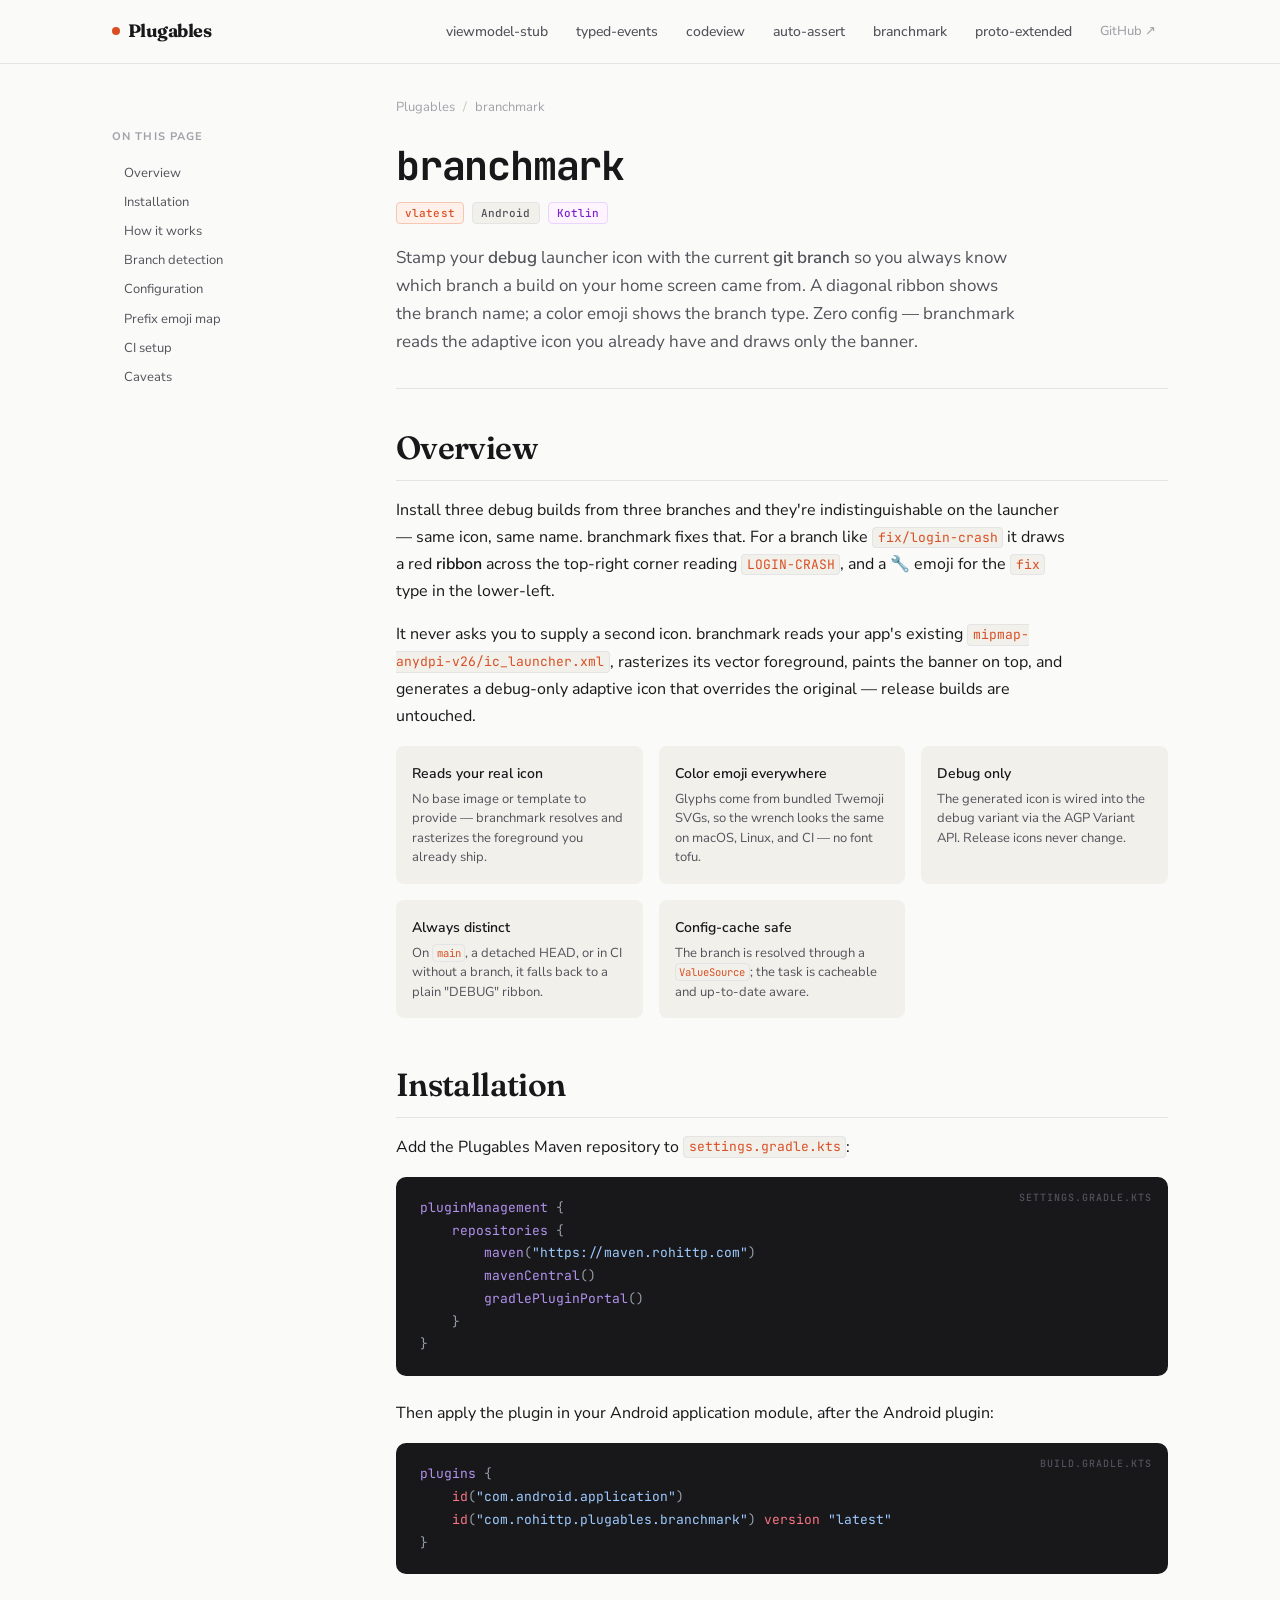
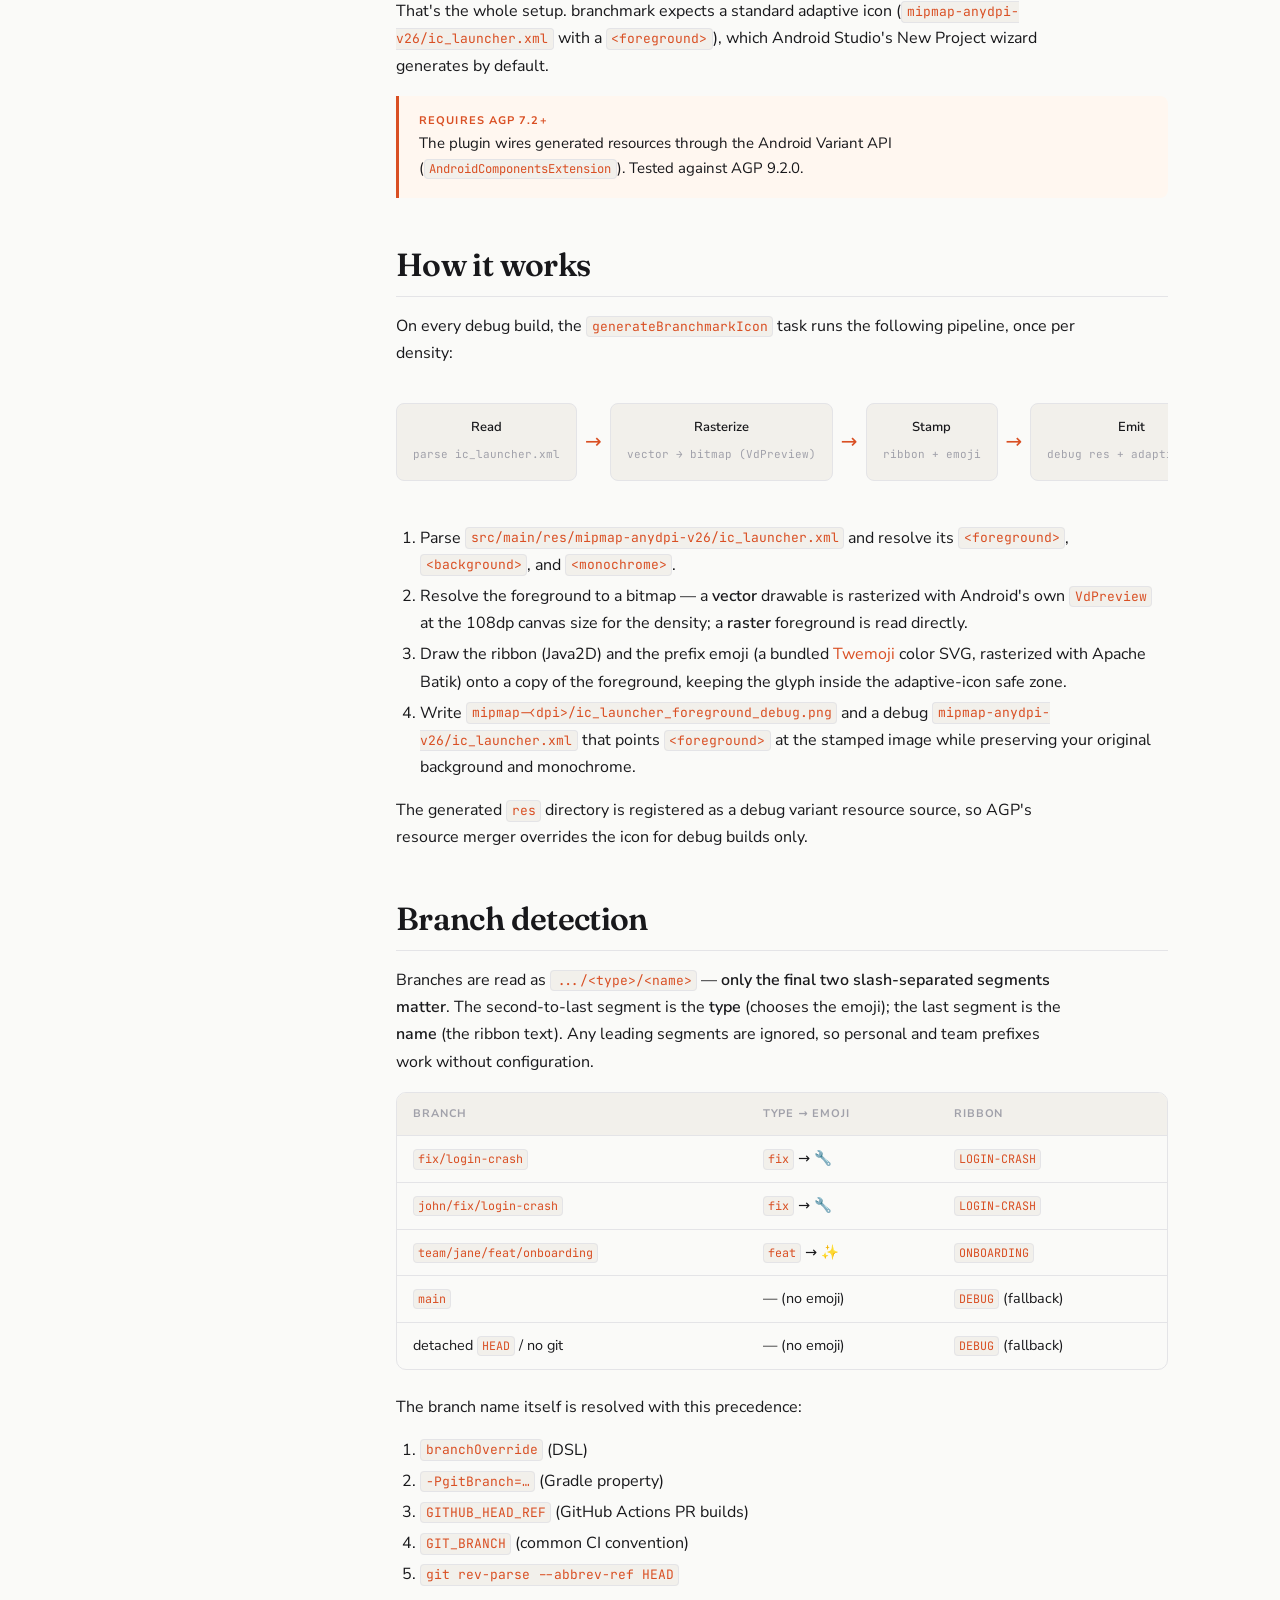
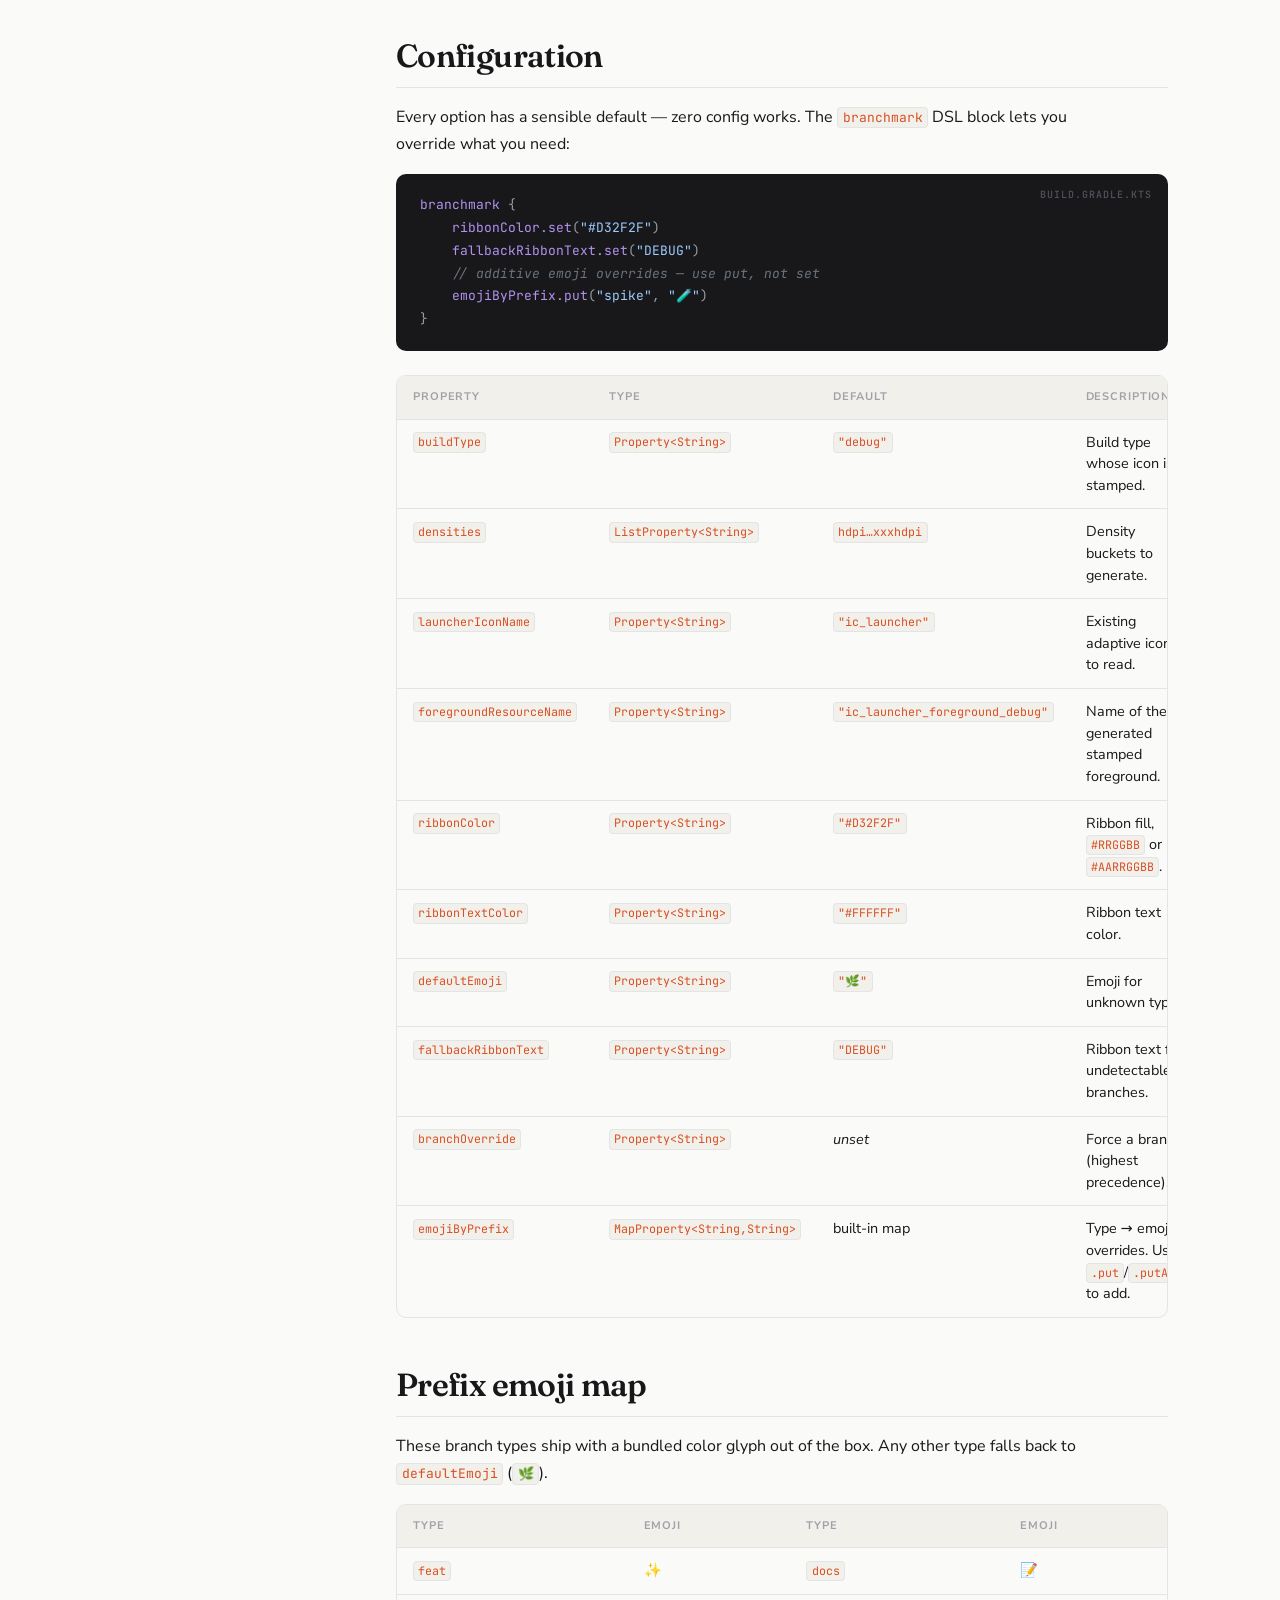
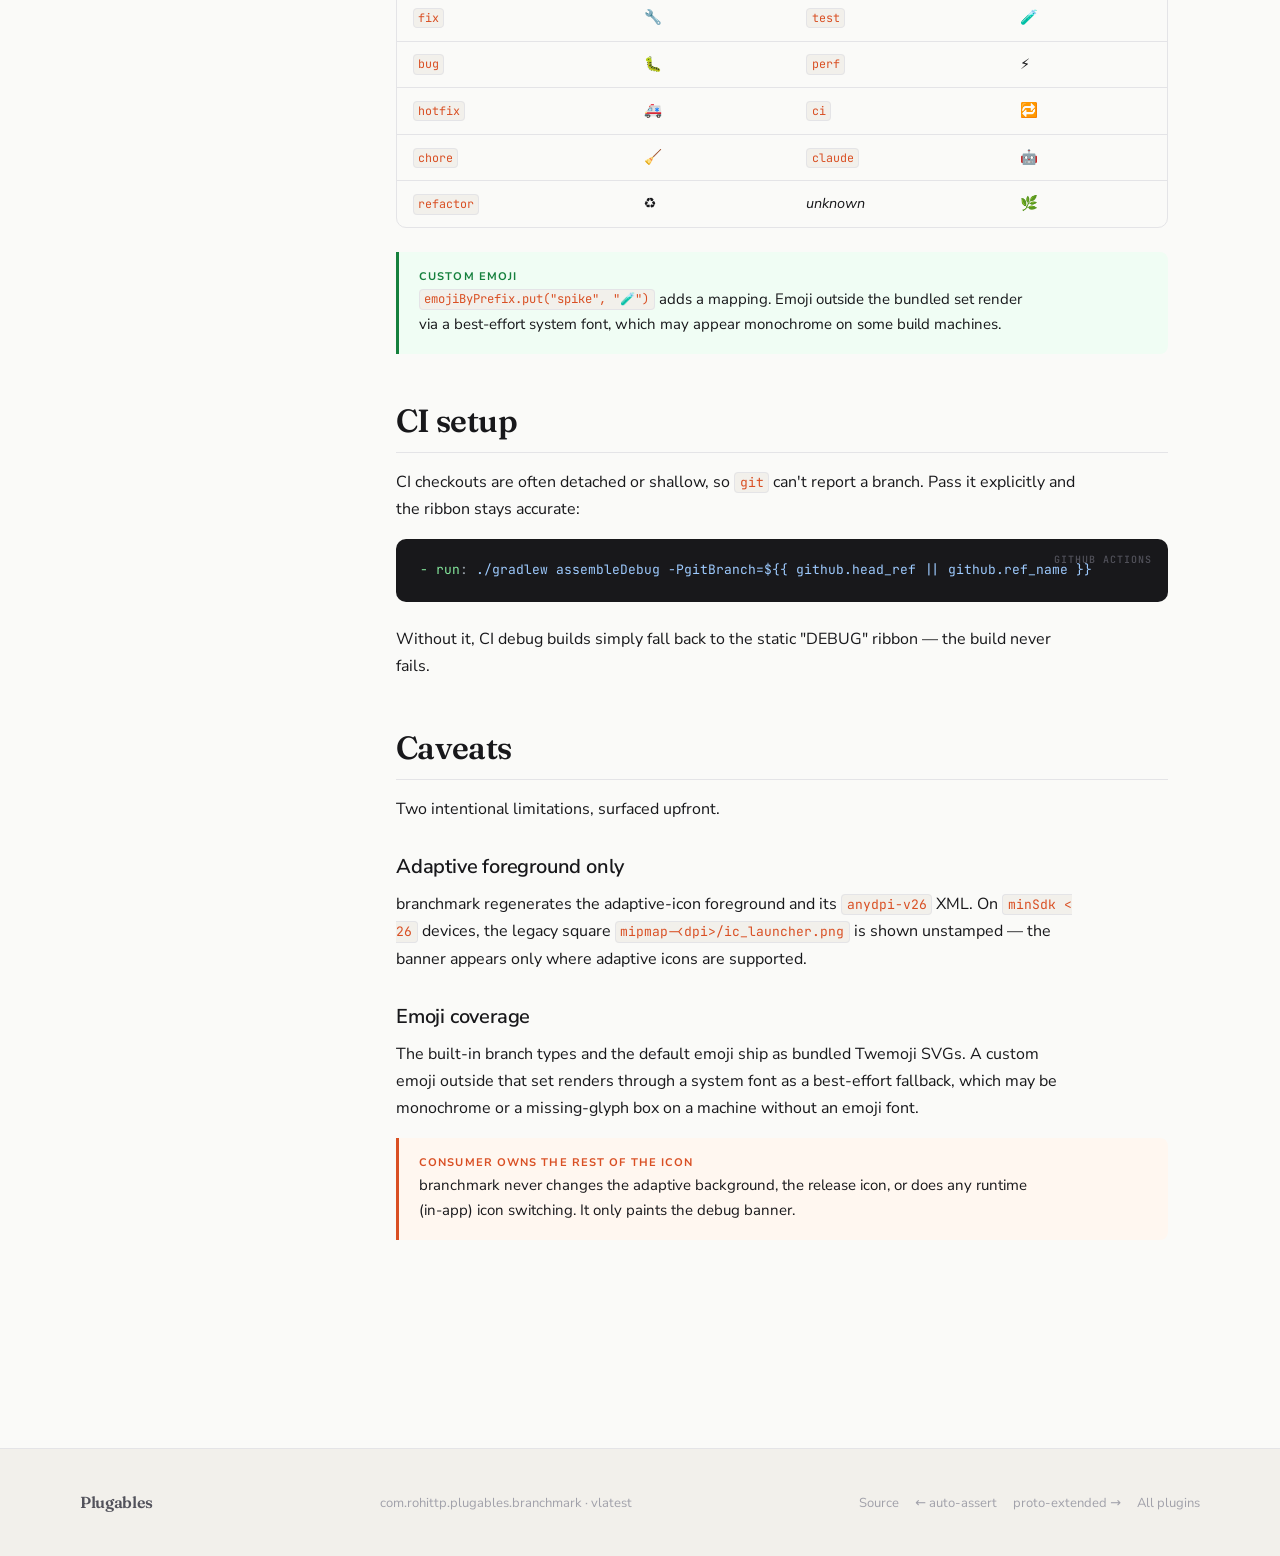
<file: docs/branchmark.html>
<!DOCTYPE html>
<html lang="en">
<head>
  <meta charset="UTF-8" />
  <meta name="viewport" content="width=device-width, initial-scale=1.0" />
  <title>branchmark Gradle Plugin — Plugables</title>
  <meta name="description" content="Stamp your Android debug launcher icon with the current git branch — a suffix ribbon and prefix emoji — automatically, by reading your existing adaptive icon." />
  <link rel="canonical" href="https://rohittp.com/plugables/branchmark" />
  <link rel="icon" href="favicon.svg" type="image/svg+xml" />

  <!-- Open Graph -->
  <meta property="og:type" content="article" />
  <meta property="og:site_name" content="Plugables" />
  <meta property="og:title" content="branchmark Gradle Plugin — Plugables" />
  <meta property="og:description" content="Stamp your Android debug launcher icon with the current git branch — a suffix ribbon and prefix emoji — automatically, by reading your existing adaptive icon." />
  <meta property="og:url" content="https://rohittp.com/plugables/branchmark" />
  <meta property="og:image" content="https://rohittp.com/plugables/og-image.png" />
  <meta property="og:image:width" content="1200" />
  <meta property="og:image:height" content="630" />

  <!-- Twitter Card -->
  <meta name="twitter:card" content="summary_large_image" />
  <meta name="twitter:title" content="branchmark Gradle Plugin — Plugables" />
  <meta name="twitter:description" content="Stamp your Android debug launcher icon with the current git branch — a suffix ribbon and prefix emoji — automatically, by reading your existing adaptive icon." />
  <meta name="twitter:image" content="https://rohittp.com/plugables/og-image.png" />

  <link rel="stylesheet" href="style.css" />

  <!-- Structured Data -->
  <script type="application/ld+json">
  {
    "@context": "https://schema.org",
    "@graph": [
      {
        "@type": "TechArticle",
        "headline": "branchmark Gradle Plugin",
        "description": "Stamp your Android debug launcher icon with the current git branch — a suffix ribbon and prefix emoji — by reading your existing adaptive icon.",
        "url": "https://rohittp.com/plugables/branchmark",
        "datePublished": "2026-06-03",
        "author": { "@type": "Person", "name": "Rohit T P", "url": "https://rohittp.com" },
        "publisher": { "@type": "Person", "name": "Rohit T P", "url": "https://rohittp.com" }
      },
      {
        "@type": "BreadcrumbList",
        "itemListElement": [
          { "@type": "ListItem", "position": 1, "name": "Plugables", "item": "https://rohittp.com/plugables/" },
          { "@type": "ListItem", "position": 2, "name": "branchmark", "item": "https://rohittp.com/plugables/branchmark" }
        ]
      }
    ]
  }
  </script>
</head>
<body>

<!-- ─── Navigation ─────────────────────────────────────────── -->
<nav class="site-nav">
  <div class="nav-inner">
    <a href="index" class="nav-brand">Plugables</a>
    <div class="nav-links">
      <a href="viewmodel-stub">viewmodel-stub</a>
      <a href="typed-events">typed-events</a>
      <a href="codeview">codeview</a>
      <a href="auto-assert">auto-assert</a>
      <a href="branchmark">branchmark</a>
      <a href="proto-extended">proto-extended</a>
      <a href="https://github.com/rohittp0/plugables" class="nav-github" target="_blank" rel="noopener noreferrer">GitHub ↗</a>
    </div>
  </div>
</nav>

<div class="page-layout">

  <!-- ─── Sidebar ──────────────────────────────────────────── -->
  <aside class="sidebar">
    <nav class="toc">
      <p class="toc-title">On this page</p>
      <ul>
        <li><a href="#overview">Overview</a></li>
        <li><a href="#installation">Installation</a></li>
        <li><a href="#how-it-works">How it works</a></li>
        <li><a href="#branch-detection">Branch detection</a></li>
        <li><a href="#configuration">Configuration</a></li>
        <li><a href="#emoji">Prefix emoji map</a></li>
        <li><a href="#ci">CI setup</a></li>
        <li><a href="#caveats">Caveats</a></li>
      </ul>
    </nav>
  </aside>

  <!-- ─── Content ──────────────────────────────────────────── -->
  <main class="content">

    <div class="breadcrumb">
      <a href="index">Plugables</a>
      <span class="breadcrumb-sep">/</span>
      branchmark
    </div>

    <header class="page-header">
      <h1>branchmark</h1>
      <div class="page-badges">
        <span class="badge badge-version">v<span data-plugin-version="branchmark">latest</span></span>
        <span class="badge badge-platform">Android</span>
        <span class="badge badge-kotlin">Kotlin</span>
      </div>
      <p class="page-lead">
        Stamp your <strong>debug</strong> launcher icon with the current
        <strong>git branch</strong> so you always know which branch a build on
        your home screen came from. A diagonal ribbon shows the branch name; a
        color emoji shows the branch type. Zero config — branchmark reads the
        adaptive icon you already have and draws only the banner.
      </p>
    </header>

    <!-- ─── Overview ─────────────────────────────────────── -->
    <section id="overview" class="doc-section">
      <h2>Overview</h2>
      <p>
        Install three debug builds from three branches and they're
        indistinguishable on the launcher — same icon, same name. branchmark
        fixes that. For a branch like <code>fix/login-crash</code> it draws a
        red <strong>ribbon</strong> across the top-right corner reading
        <code>LOGIN-CRASH</code>, and a <strong>🔧</strong> emoji for the
        <code>fix</code> type in the lower-left.
      </p>
      <p>
        It never asks you to supply a second icon. branchmark reads your app's
        existing <code>mipmap-anydpi-v26/ic_launcher.xml</code>, rasterizes its
        vector foreground, paints the banner on top, and generates a debug-only
        adaptive icon that overrides the original — release builds are untouched.
      </p>

      <div class="feature-grid">
        <div class="feature-item">
          <strong>Reads your real icon</strong>
          <p>No base image or template to provide — branchmark resolves and rasterizes the foreground you already ship.</p>
        </div>
        <div class="feature-item">
          <strong>Color emoji everywhere</strong>
          <p>Glyphs come from bundled Twemoji SVGs, so the wrench looks the same on macOS, Linux, and CI — no font tofu.</p>
        </div>
        <div class="feature-item">
          <strong>Debug only</strong>
          <p>The generated icon is wired into the debug variant via the AGP Variant API. Release icons never change.</p>
        </div>
        <div class="feature-item">
          <strong>Always distinct</strong>
          <p>On <code>main</code>, a detached HEAD, or in CI without a branch, it falls back to a plain "DEBUG" ribbon.</p>
        </div>
        <div class="feature-item">
          <strong>Config-cache safe</strong>
          <p>The branch is resolved through a <code>ValueSource</code>; the task is cacheable and up-to-date aware.</p>
        </div>
      </div>
    </section>

    <!-- ─── Installation ─────────────────────────────────── -->
    <section id="installation" class="doc-section">
      <h2>Installation</h2>
      <p>Add the Plugables Maven repository to <code>settings.gradle.kts</code>:</p>

      <div class="code-wrap">
        <span class="code-lang">settings.gradle.kts</span>
        <pre><code><span class="fn">pluginManagement</span> <span class="op">{</span>
    <span class="fn">repositories</span> <span class="op">{</span>
        <span class="fn">maven</span><span class="op">(</span><span class="st">"https://maven.rohittp.com"</span><span class="op">)</span>
        <span class="fn">mavenCentral</span><span class="op">()</span>
        <span class="fn">gradlePluginPortal</span><span class="op">()</span>
    <span class="op">}</span>
<span class="op">}</span></code></pre>
      </div>

      <p>Then apply the plugin in your Android application module, after the Android plugin:</p>

      <div class="code-wrap">
        <span class="code-lang">build.gradle.kts</span>
        <pre><code><span class="fn">plugins</span> <span class="op">{</span>
    <span class="k">id</span><span class="op">(</span><span class="st">"com.android.application"</span><span class="op">)</span>
    <span class="k">id</span><span class="op">(</span><span class="st">"com.rohittp.plugables.branchmark"</span><span class="op">)</span> <span class="k">version</span> <span class="st">"<span data-plugin-version="branchmark">latest</span>"</span>
<span class="op">}</span></code></pre>
      </div>

      <p>
        That's the whole setup. branchmark expects a standard adaptive icon
        (<code>mipmap-anydpi-v26/ic_launcher.xml</code> with a
        <code>&lt;foreground&gt;</code>), which Android Studio's New Project
        wizard generates by default.
      </p>

      <div class="callout">
        <p class="callout-title">Requires AGP 7.2+</p>
        <p>
          The plugin wires generated resources through the Android Variant API
          (<code>AndroidComponentsExtension</code>). Tested against AGP 9.2.0.
        </p>
      </div>
    </section>

    <!-- ─── How it works ─────────────────────────────────── -->
    <section id="how-it-works" class="doc-section">
      <h2>How it works</h2>
      <p>
        On every debug build, the <code>generateBranchmarkIcon</code> task runs
        the following pipeline, once per density:
      </p>

      <div class="pipeline">
        <div class="pipeline-step"><strong>Read</strong><span>parse ic_launcher.xml</span></div>
        <span class="pipeline-arrow">→</span>
        <div class="pipeline-step"><strong>Rasterize</strong><span>vector → bitmap (VdPreview)</span></div>
        <span class="pipeline-arrow">→</span>
        <div class="pipeline-step"><strong>Stamp</strong><span>ribbon + emoji</span></div>
        <span class="pipeline-arrow">→</span>
        <div class="pipeline-step"><strong>Emit</strong><span>debug res + adaptive XML</span></div>
      </div>

      <ol>
        <li>
          Parse <code>src/main/res/mipmap-anydpi-v26/ic_launcher.xml</code> and
          resolve its <code>&lt;foreground&gt;</code>,
          <code>&lt;background&gt;</code>, and <code>&lt;monochrome&gt;</code>.
        </li>
        <li>
          Resolve the foreground to a bitmap — a <strong>vector</strong>
          drawable is rasterized with Android's own <code>VdPreview</code> at
          the 108dp canvas size for the density; a <strong>raster</strong>
          foreground is read directly.
        </li>
        <li>
          Draw the ribbon (Java2D) and the prefix emoji (a bundled
          <a href="https://github.com/jdecked/twemoji" target="_blank" rel="noopener noreferrer">Twemoji</a>
          color SVG, rasterized with Apache Batik) onto a copy of the
          foreground, keeping the glyph inside the adaptive-icon safe zone.
        </li>
        <li>
          Write <code>mipmap-&lt;dpi&gt;/ic_launcher_foreground_debug.png</code>
          and a debug <code>mipmap-anydpi-v26/ic_launcher.xml</code> that points
          <code>&lt;foreground&gt;</code> at the stamped image while preserving
          your original background and monochrome.
        </li>
      </ol>

      <p>
        The generated <code>res</code> directory is registered as a debug
        variant resource source, so AGP's resource merger overrides the icon for
        debug builds only.
      </p>
    </section>

    <!-- ─── Branch detection ─────────────────────────────── -->
    <section id="branch-detection" class="doc-section">
      <h2>Branch detection</h2>
      <p>
        Branches are read as <code>.../&lt;type&gt;/&lt;name&gt;</code> —
        <strong>only the final two slash-separated segments matter</strong>. The
        second-to-last segment is the <strong>type</strong> (chooses the emoji);
        the last segment is the <strong>name</strong> (the ribbon text). Any
        leading segments are ignored, so personal and team prefixes work
        without configuration.
      </p>

      <div class="table-wrap">
        <table>
          <thead>
            <tr><th>Branch</th><th>Type → emoji</th><th>Ribbon</th></tr>
          </thead>
          <tbody>
            <tr><td><code>fix/login-crash</code></td><td><code>fix</code> → 🔧</td><td><code>LOGIN-CRASH</code></td></tr>
            <tr><td><code>john/fix/login-crash</code></td><td><code>fix</code> → 🔧</td><td><code>LOGIN-CRASH</code></td></tr>
            <tr><td><code>team/jane/feat/onboarding</code></td><td><code>feat</code> → ✨</td><td><code>ONBOARDING</code></td></tr>
            <tr><td><code>main</code></td><td>— (no emoji)</td><td><code>DEBUG</code> (fallback)</td></tr>
            <tr><td>detached <code>HEAD</code> / no git</td><td>— (no emoji)</td><td><code>DEBUG</code> (fallback)</td></tr>
          </tbody>
        </table>
      </div>

      <p>The branch name itself is resolved with this precedence:</p>
      <ol>
        <li><code>branchOverride</code> (DSL)</li>
        <li><code>-PgitBranch=…</code> (Gradle property)</li>
        <li><code>GITHUB_HEAD_REF</code> (GitHub Actions PR builds)</li>
        <li><code>GIT_BRANCH</code> (common CI convention)</li>
        <li><code>git rev-parse --abbrev-ref HEAD</code></li>
      </ol>
    </section>

    <!-- ─── Configuration ────────────────────────────────── -->
    <section id="configuration" class="doc-section">
      <h2>Configuration</h2>
      <p>
        Every option has a sensible default — zero config works. The
        <code>branchmark</code> DSL block lets you override what you need:
      </p>

      <div class="code-wrap">
        <span class="code-lang">build.gradle.kts</span>
        <pre><code><span class="fn">branchmark</span> <span class="op">{</span>
    <span class="fn">ribbonColor</span><span class="op">.</span><span class="fn">set</span><span class="op">(</span><span class="st">"#D32F2F"</span><span class="op">)</span>
    <span class="fn">fallbackRibbonText</span><span class="op">.</span><span class="fn">set</span><span class="op">(</span><span class="st">"DEBUG"</span><span class="op">)</span>
    <span class="cm">// additive emoji overrides — use put, not set</span>
    <span class="fn">emojiByPrefix</span><span class="op">.</span><span class="fn">put</span><span class="op">(</span><span class="st">"spike"</span><span class="op">,</span> <span class="st">"🧪"</span><span class="op">)</span>
<span class="op">}</span></code></pre>
      </div>

      <div class="table-wrap">
        <table>
          <thead>
            <tr><th>Property</th><th>Type</th><th>Default</th><th>Description</th></tr>
          </thead>
          <tbody>
            <tr><td><code>buildType</code></td><td><code>Property&lt;String&gt;</code></td><td><code>"debug"</code></td><td>Build type whose icon is stamped.</td></tr>
            <tr><td><code>densities</code></td><td><code>ListProperty&lt;String&gt;</code></td><td><code>hdpi…xxxhdpi</code></td><td>Density buckets to generate.</td></tr>
            <tr><td><code>launcherIconName</code></td><td><code>Property&lt;String&gt;</code></td><td><code>"ic_launcher"</code></td><td>Existing adaptive icon to read.</td></tr>
            <tr><td><code>foregroundResourceName</code></td><td><code>Property&lt;String&gt;</code></td><td><code>"ic_launcher_foreground_debug"</code></td><td>Name of the generated stamped foreground.</td></tr>
            <tr><td><code>ribbonColor</code></td><td><code>Property&lt;String&gt;</code></td><td><code>"#D32F2F"</code></td><td>Ribbon fill, <code>#RRGGBB</code> or <code>#AARRGGBB</code>.</td></tr>
            <tr><td><code>ribbonTextColor</code></td><td><code>Property&lt;String&gt;</code></td><td><code>"#FFFFFF"</code></td><td>Ribbon text color.</td></tr>
            <tr><td><code>defaultEmoji</code></td><td><code>Property&lt;String&gt;</code></td><td><code>"🌿"</code></td><td>Emoji for unknown types.</td></tr>
            <tr><td><code>fallbackRibbonText</code></td><td><code>Property&lt;String&gt;</code></td><td><code>"DEBUG"</code></td><td>Ribbon text for undetectable branches.</td></tr>
            <tr><td><code>branchOverride</code></td><td><code>Property&lt;String&gt;</code></td><td><em>unset</em></td><td>Force a branch (highest precedence).</td></tr>
            <tr><td><code>emojiByPrefix</code></td><td><code>MapProperty&lt;String,String&gt;</code></td><td>built-in map</td><td>Type → emoji overrides. Use <code>.put</code>/<code>.putAll</code> to add.</td></tr>
          </tbody>
        </table>
      </div>
    </section>

    <!-- ─── Emoji ────────────────────────────────────────── -->
    <section id="emoji" class="doc-section">
      <h2>Prefix emoji map</h2>
      <p>
        These branch types ship with a bundled color glyph out of the box. Any
        other type falls back to <code>defaultEmoji</code> (<code>🌿</code>).
      </p>

      <div class="table-wrap">
        <table>
          <thead>
            <tr><th>Type</th><th>Emoji</th><th>Type</th><th>Emoji</th></tr>
          </thead>
          <tbody>
            <tr><td><code>feat</code></td><td>✨</td><td><code>docs</code></td><td>📝</td></tr>
            <tr><td><code>fix</code></td><td>🔧</td><td><code>test</code></td><td>🧪</td></tr>
            <tr><td><code>bug</code></td><td>🐛</td><td><code>perf</code></td><td>⚡</td></tr>
            <tr><td><code>hotfix</code></td><td>🚑</td><td><code>ci</code></td><td>🔁</td></tr>
            <tr><td><code>chore</code></td><td>🧹</td><td><code>claude</code></td><td>🤖</td></tr>
            <tr><td><code>refactor</code></td><td>♻️</td><td><em>unknown</em></td><td>🌿</td></tr>
          </tbody>
        </table>
      </div>

      <div class="callout tip">
        <p class="callout-title">Custom emoji</p>
        <p>
          <code>emojiByPrefix.put("spike", "🧪")</code> adds a mapping. Emoji
          outside the bundled set render via a best-effort system font, which
          may appear monochrome on some build machines.
        </p>
      </div>
    </section>

    <!-- ─── CI ───────────────────────────────────────────── -->
    <section id="ci" class="doc-section">
      <h2>CI setup</h2>
      <p>
        CI checkouts are often detached or shallow, so <code>git</code> can't
        report a branch. Pass it explicitly and the ribbon stays accurate:
      </p>

      <div class="code-wrap">
        <span class="code-lang">GitHub Actions</span>
        <pre><code><span class="yk">- run</span><span class="op">:</span> <span class="yv">./gradlew assembleDebug -PgitBranch=${{ github.head_ref || github.ref_name }}</span></code></pre>
      </div>

      <p>
        Without it, CI debug builds simply fall back to the static "DEBUG"
        ribbon — the build never fails.
      </p>
    </section>

    <!-- ─── Caveats ──────────────────────────────────────── -->
    <section id="caveats" class="doc-section">
      <h2>Caveats</h2>
      <p>Two intentional limitations, surfaced upfront.</p>

      <h3>Adaptive foreground only</h3>
      <p>
        branchmark regenerates the adaptive-icon foreground and its
        <code>anydpi-v26</code> XML. On <code>minSdk &lt; 26</code> devices, the
        legacy square <code>mipmap-&lt;dpi&gt;/ic_launcher.png</code> is shown
        unstamped — the banner appears only where adaptive icons are supported.
      </p>

      <h3>Emoji coverage</h3>
      <p>
        The built-in branch types and the default emoji ship as bundled Twemoji
        SVGs. A custom emoji outside that set renders through a system font as a
        best-effort fallback, which may be monochrome or a missing-glyph box on
        a machine without an emoji font.
      </p>

      <div class="callout">
        <p class="callout-title">Consumer owns the rest of the icon</p>
        <p>
          branchmark never changes the adaptive background, the release icon, or
          does any runtime (in-app) icon switching. It only paints the debug
          banner.
        </p>
      </div>
    </section>

  </main>
</div>

<!-- ─── Footer ──────────────────────────────────────────────── -->
<footer class="site-footer">
  <div class="footer-inner">
    <a href="index" class="footer-brand">Plugables</a>
    <span class="footer-meta">com.rohittp.plugables.branchmark · v<span data-plugin-version="branchmark">latest</span></span>
    <div class="footer-links">
      <a href="https://github.com/rohittp0/plugables/tree/main/branchmark" target="_blank" rel="noopener noreferrer">Source</a>
      <a href="auto-assert">← auto-assert</a>
      <a href="proto-extended">proto-extended →</a>
      <a href="index">All plugins</a>
    </div>
  </div>
</footer>

<script src="versions.js" defer></script>
</body>
</html>
</file>
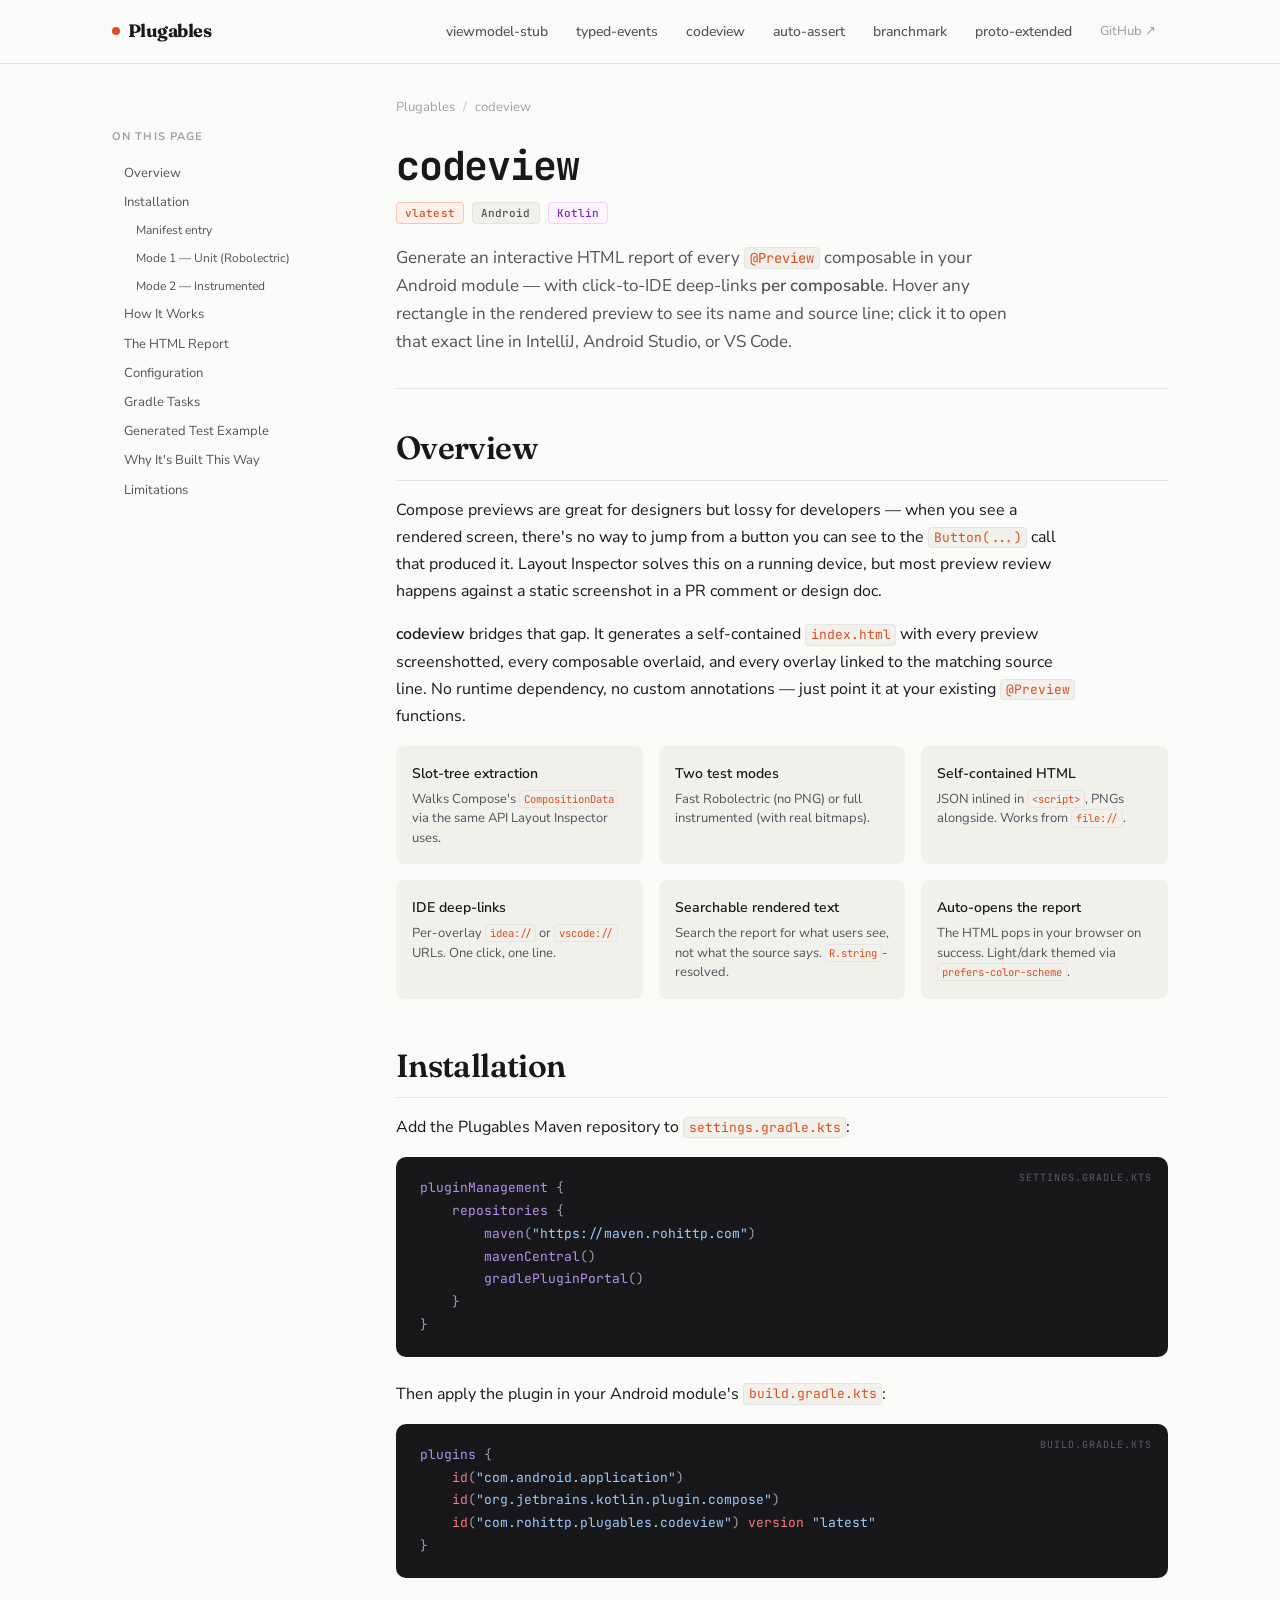
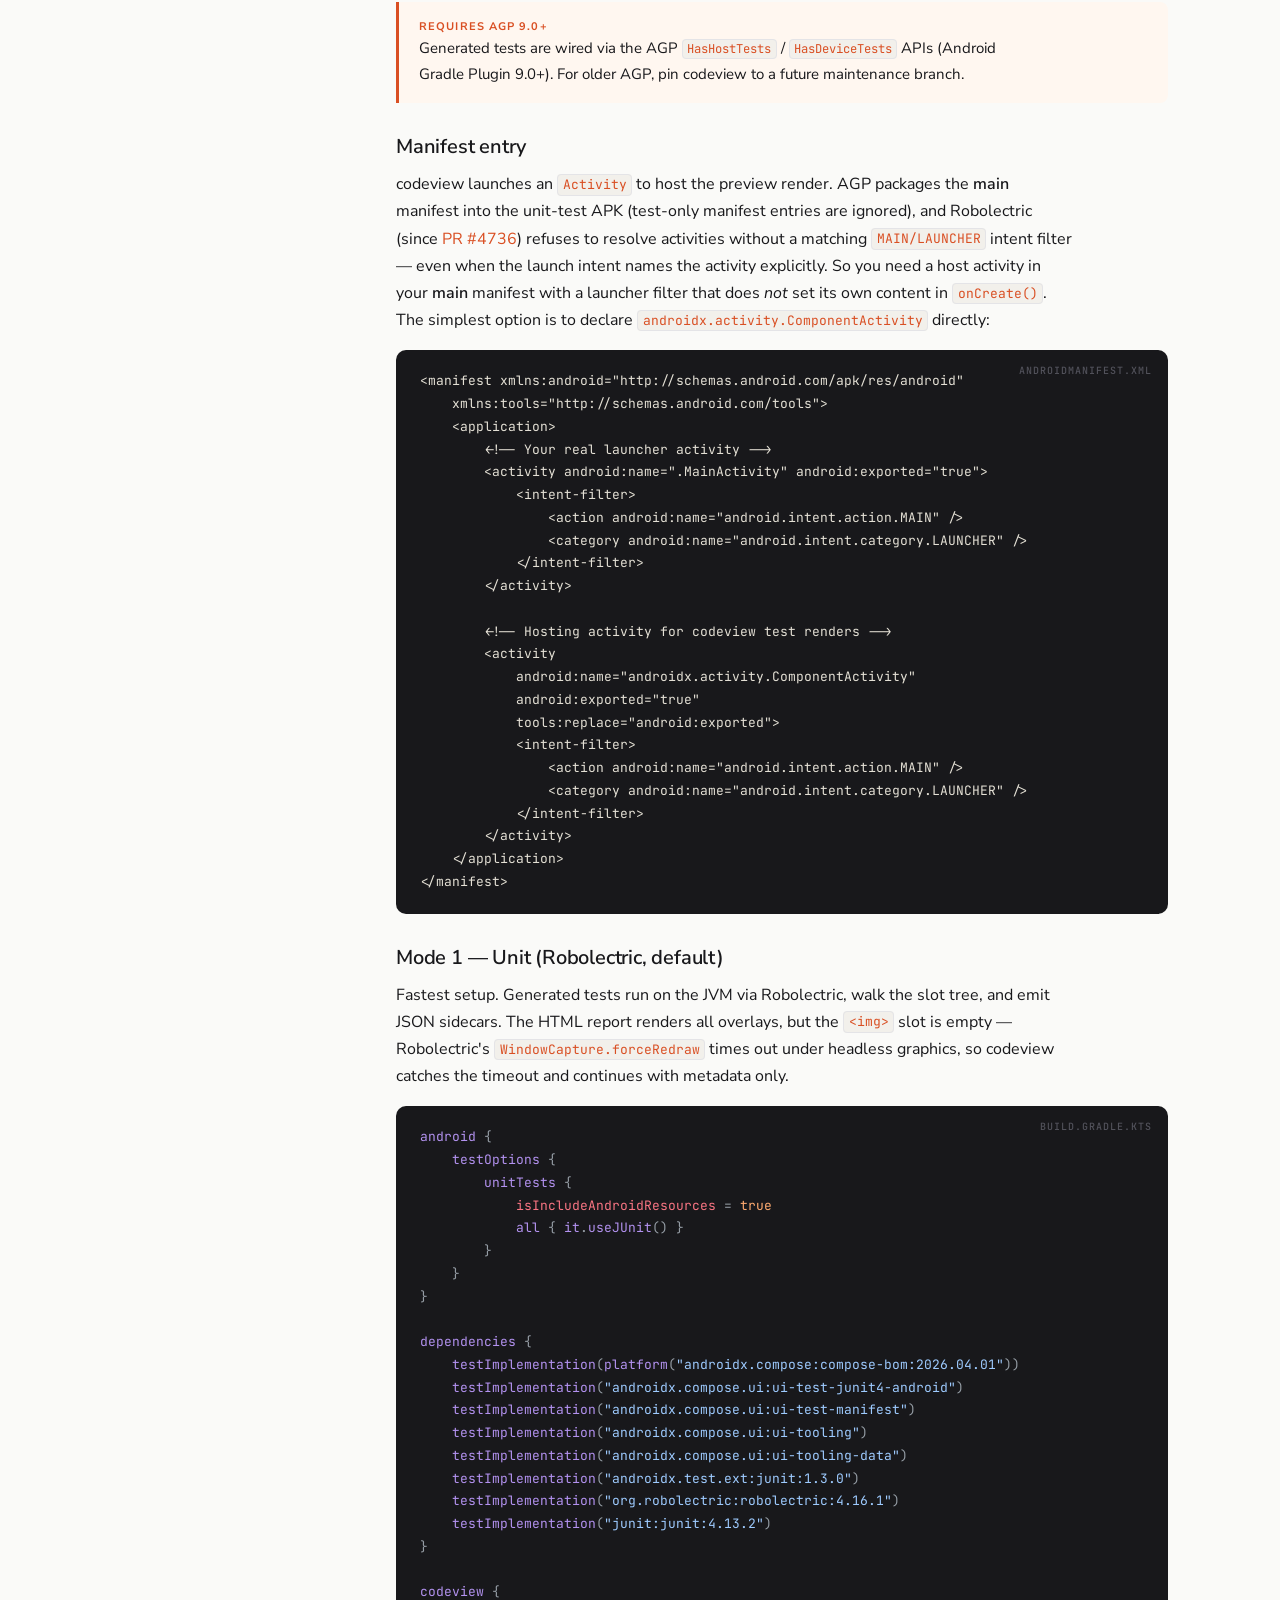
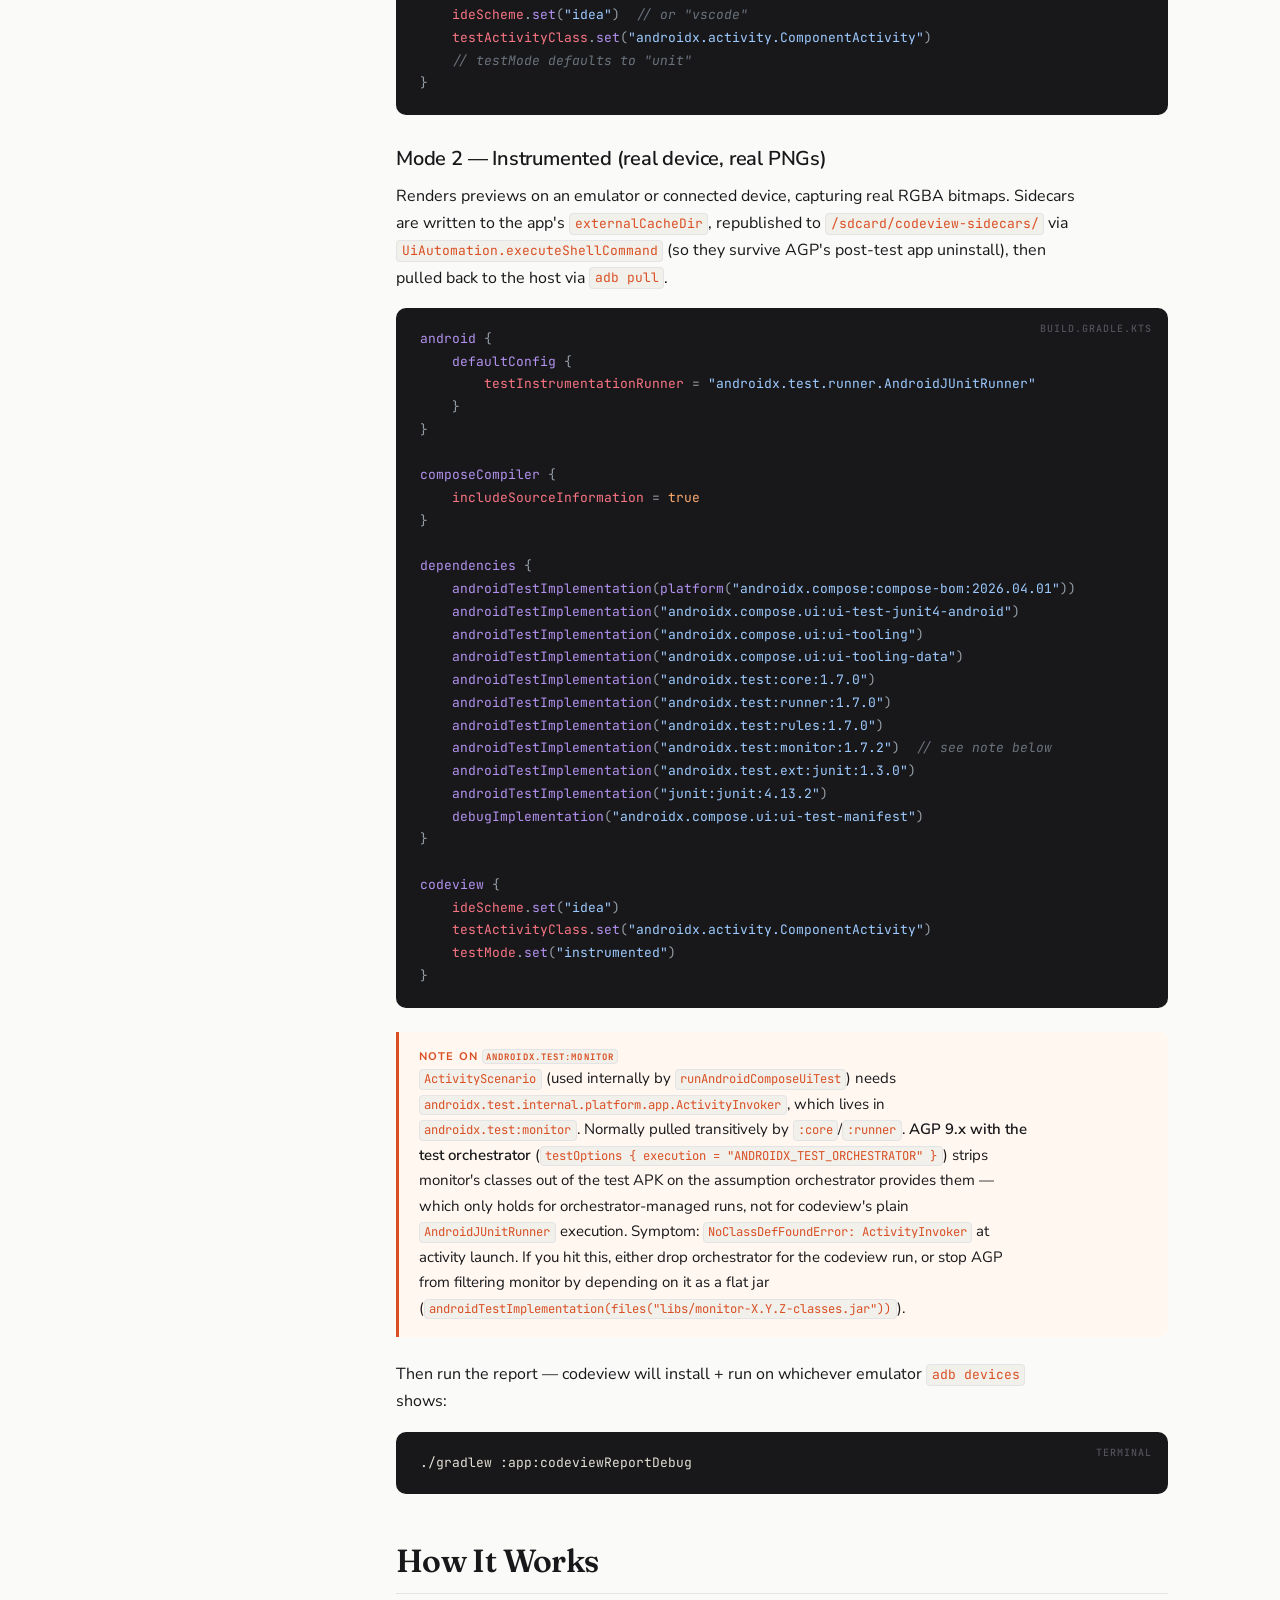
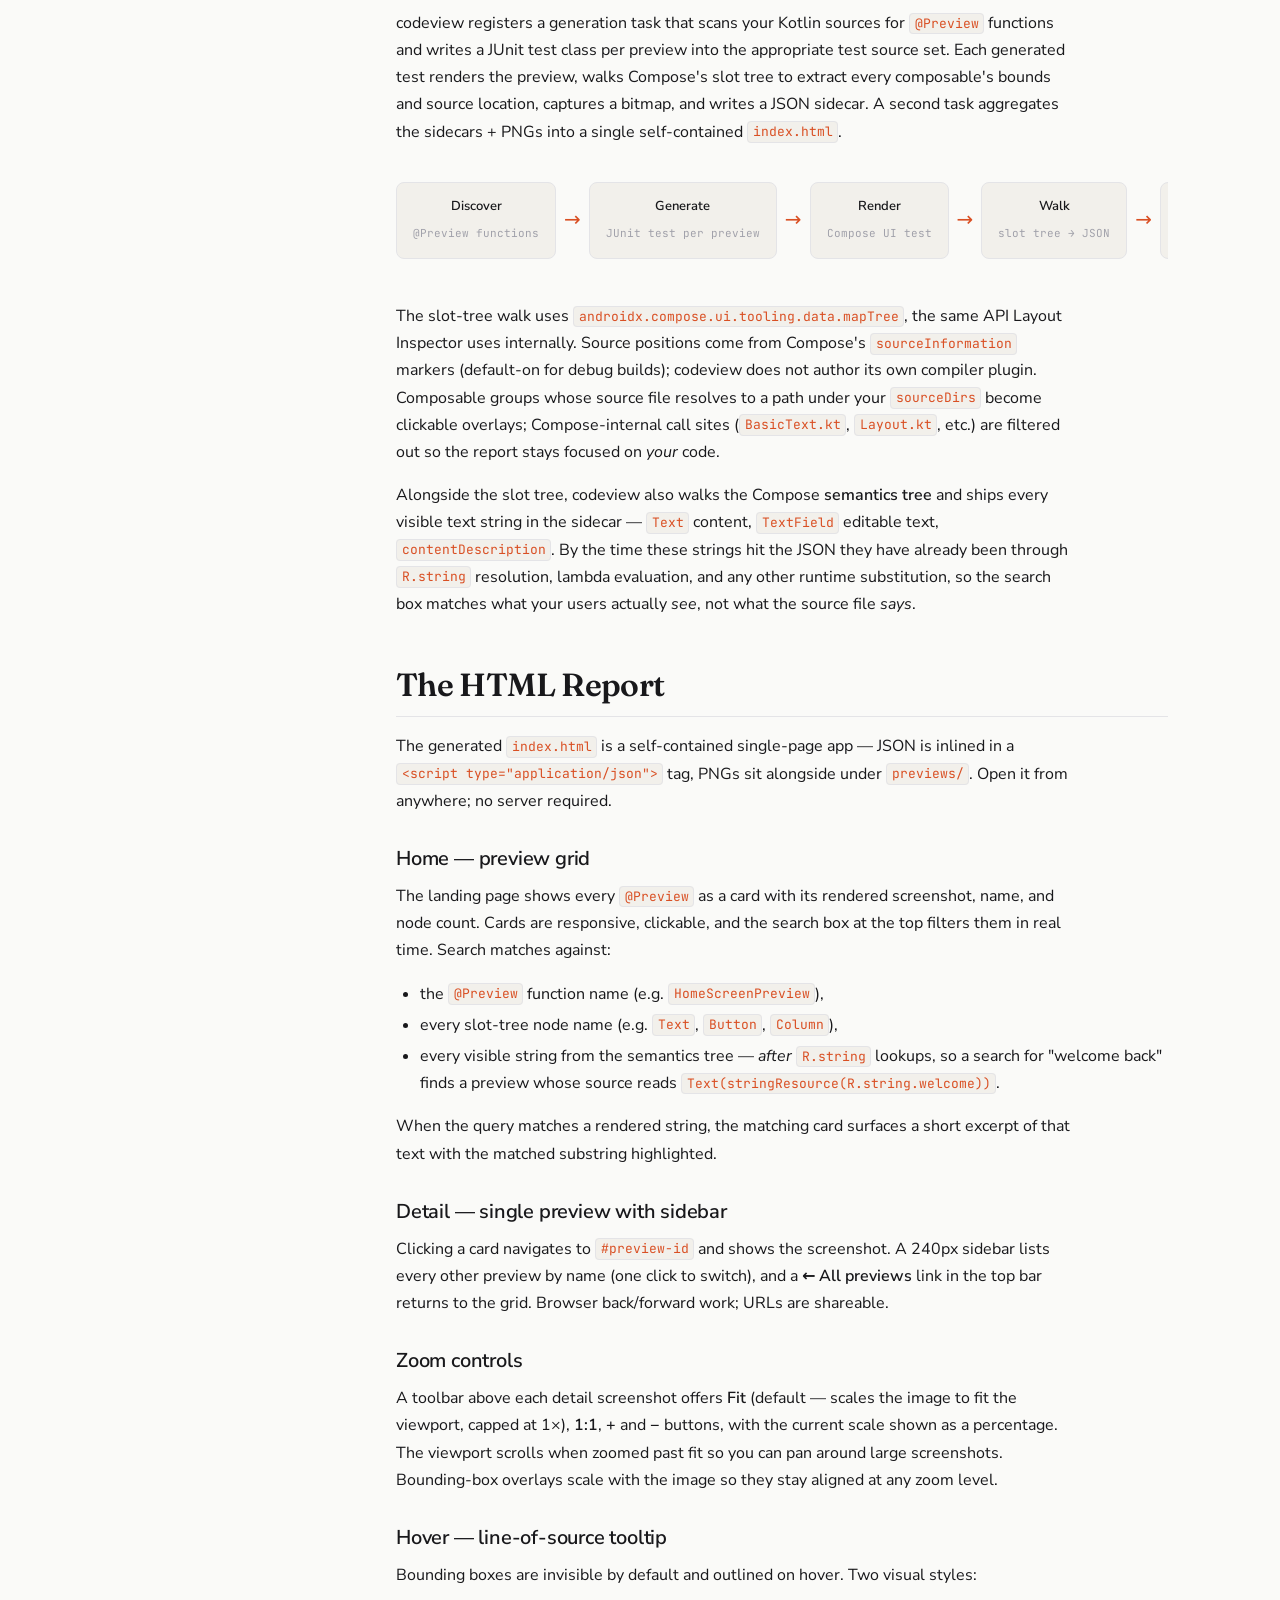
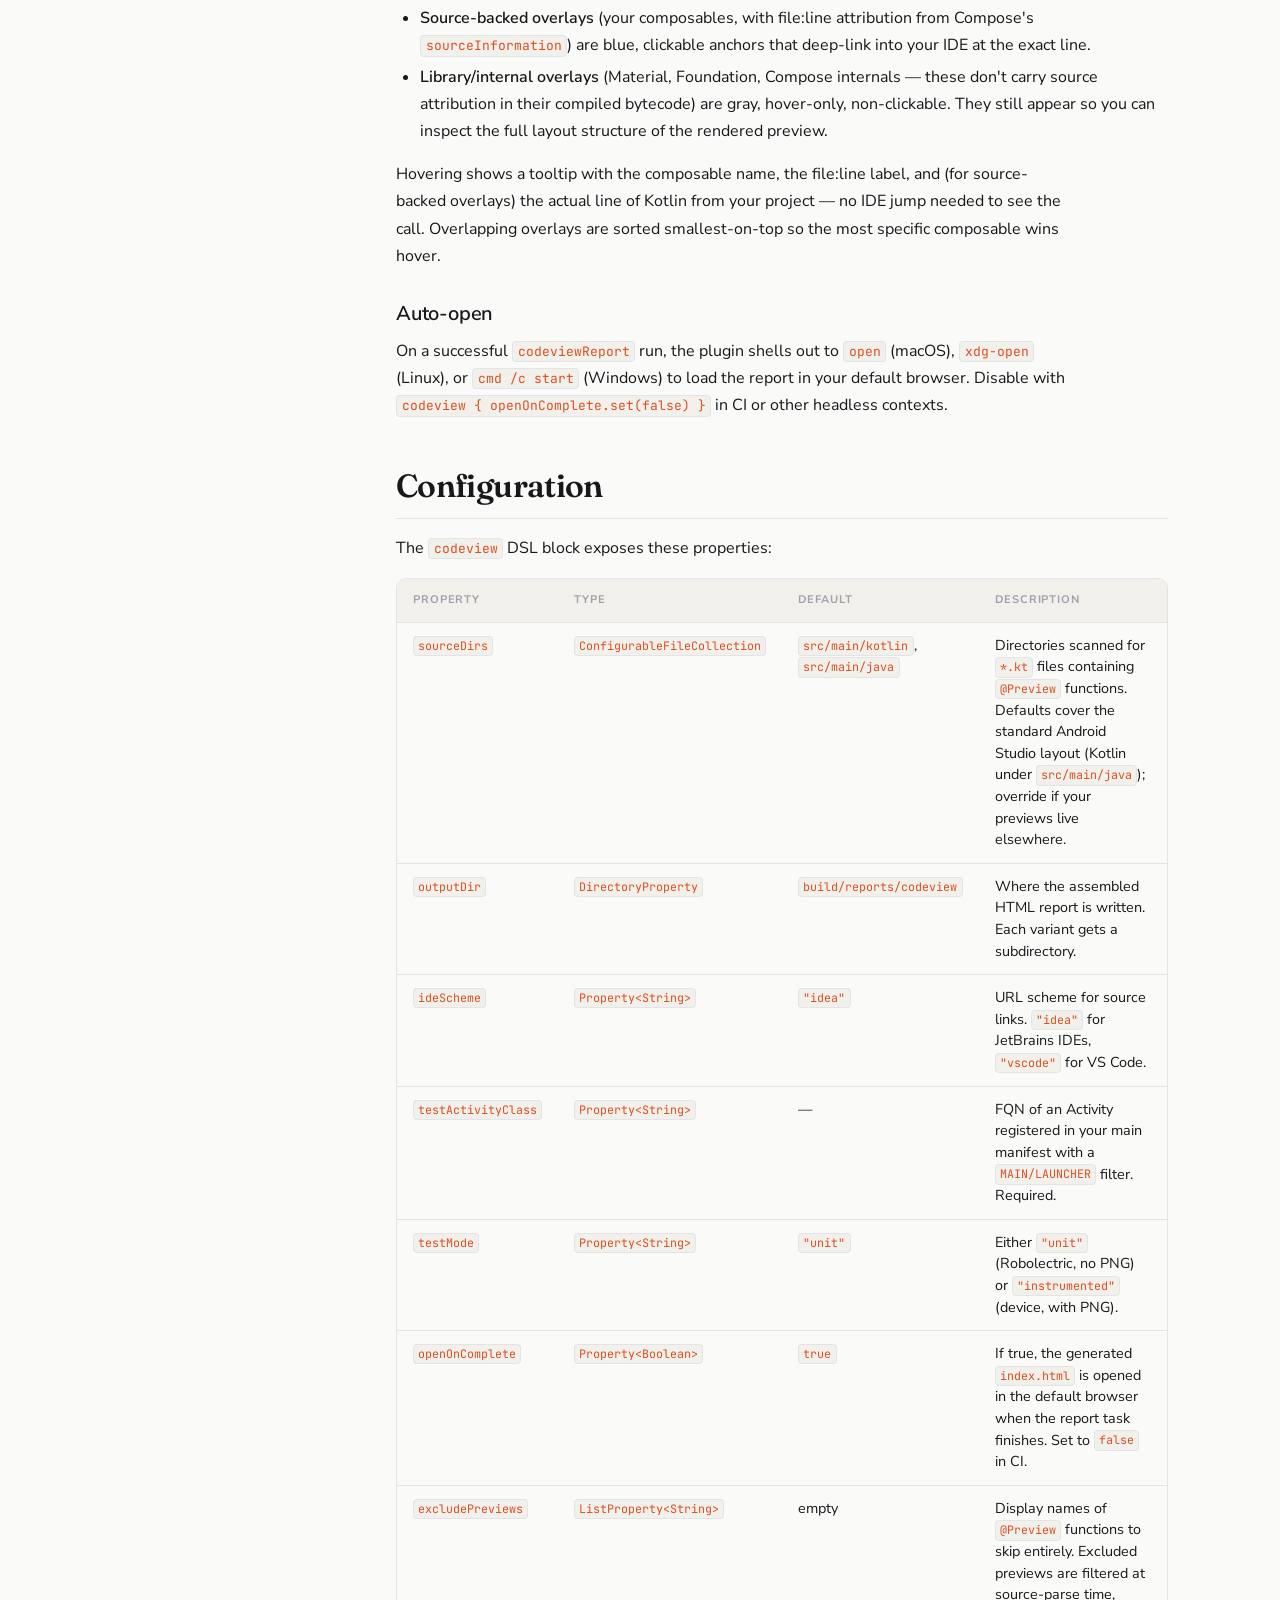
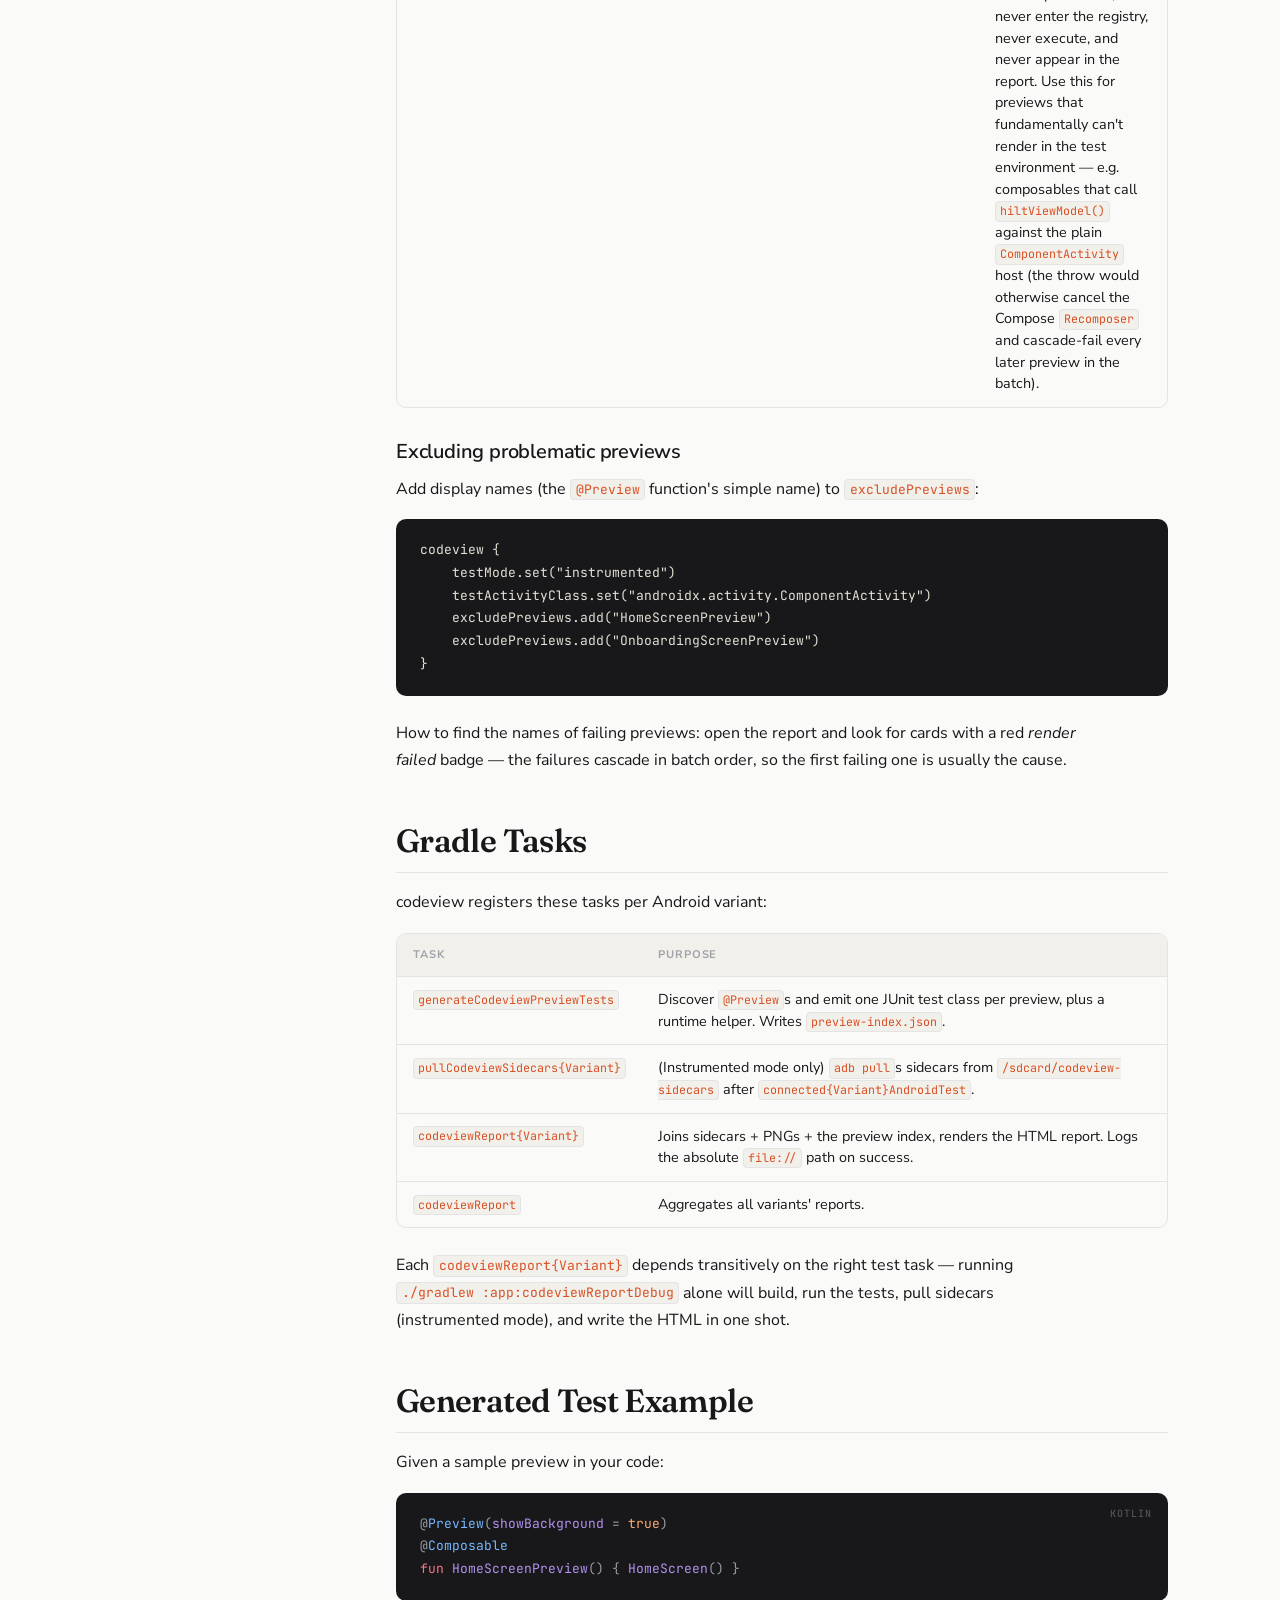
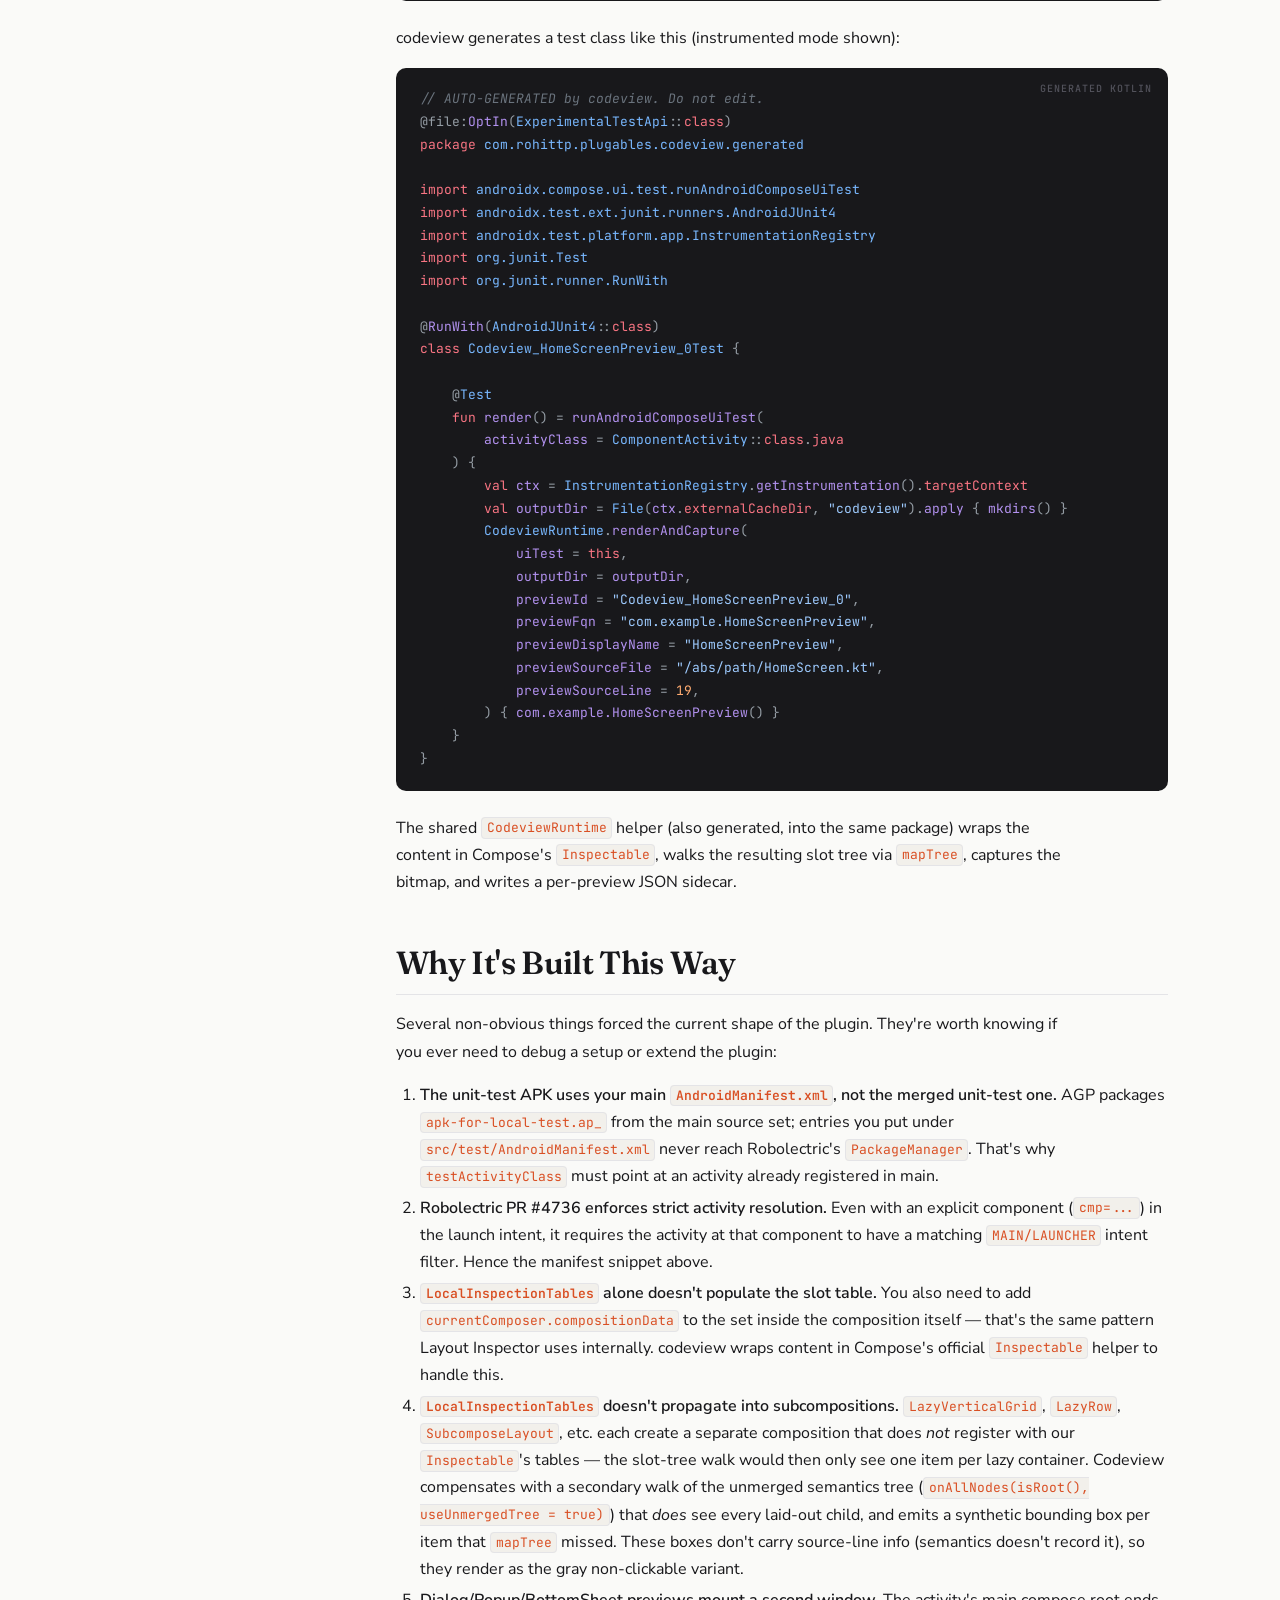
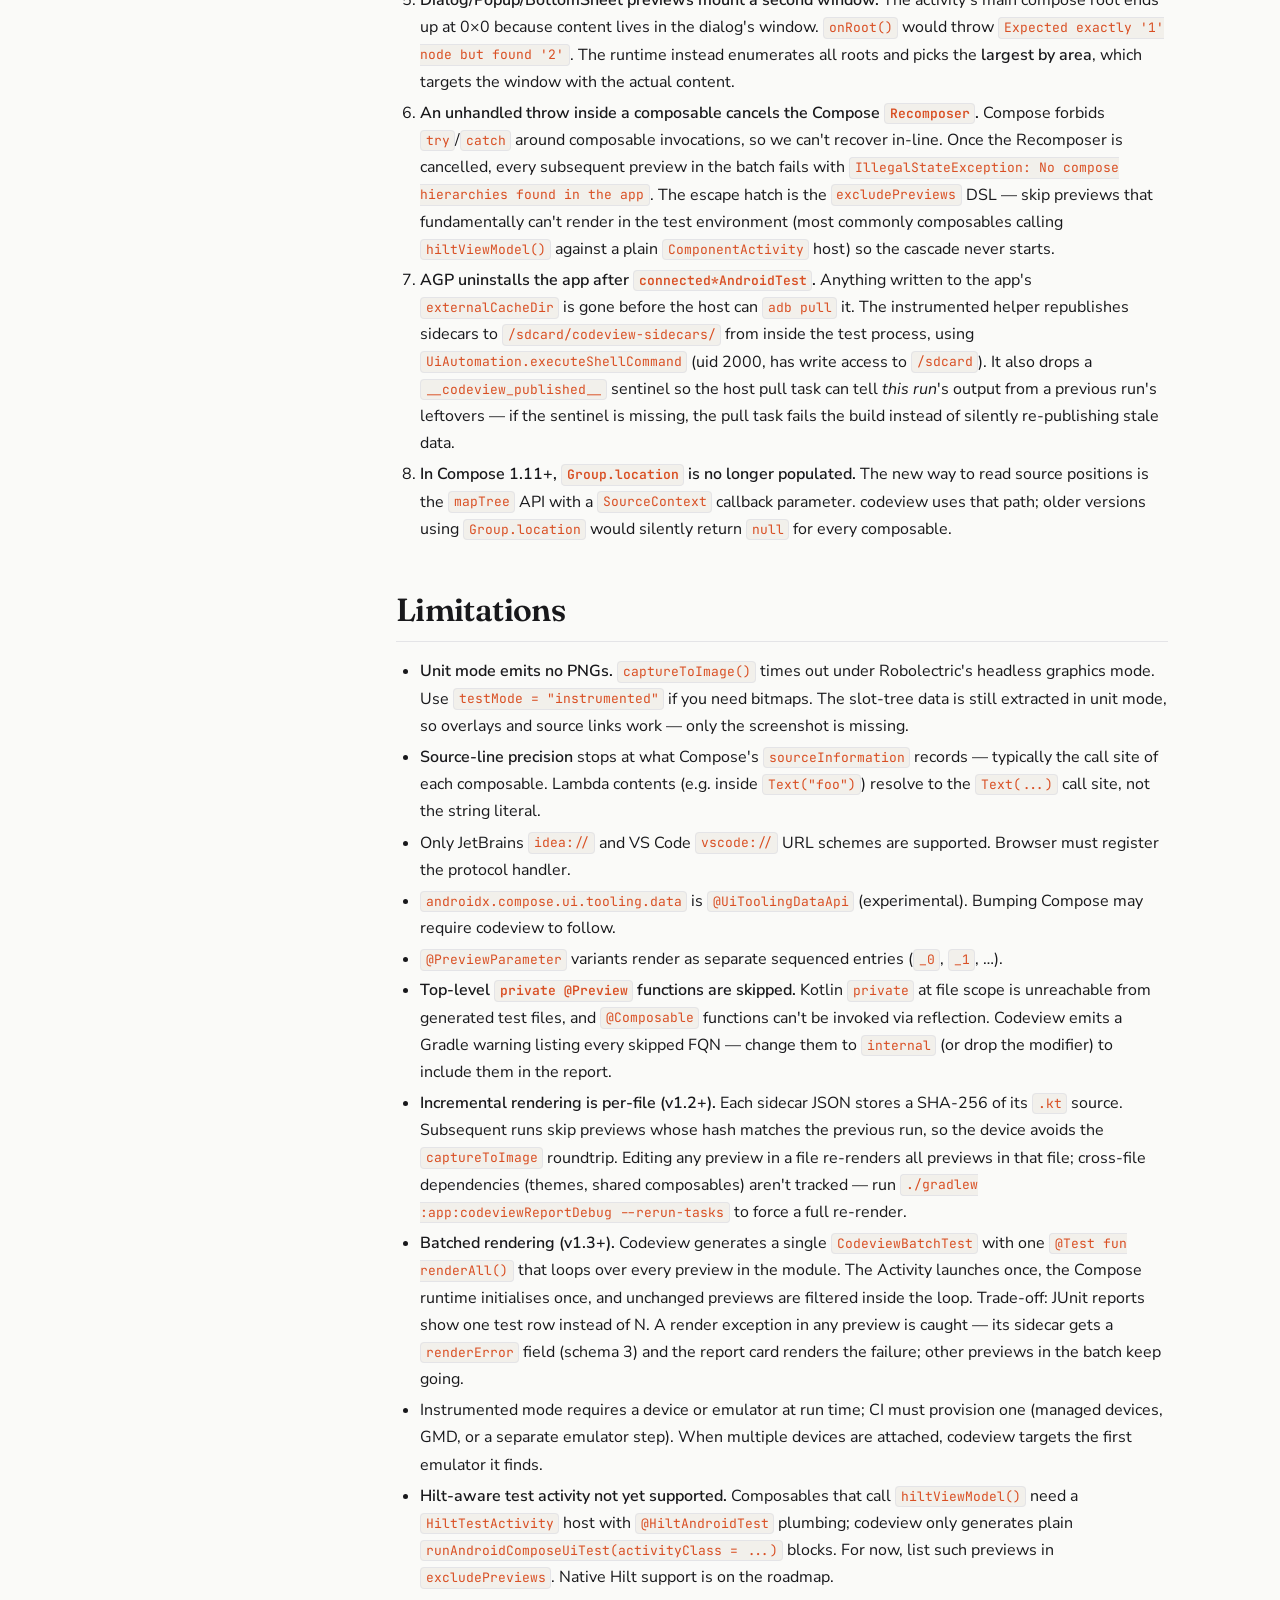
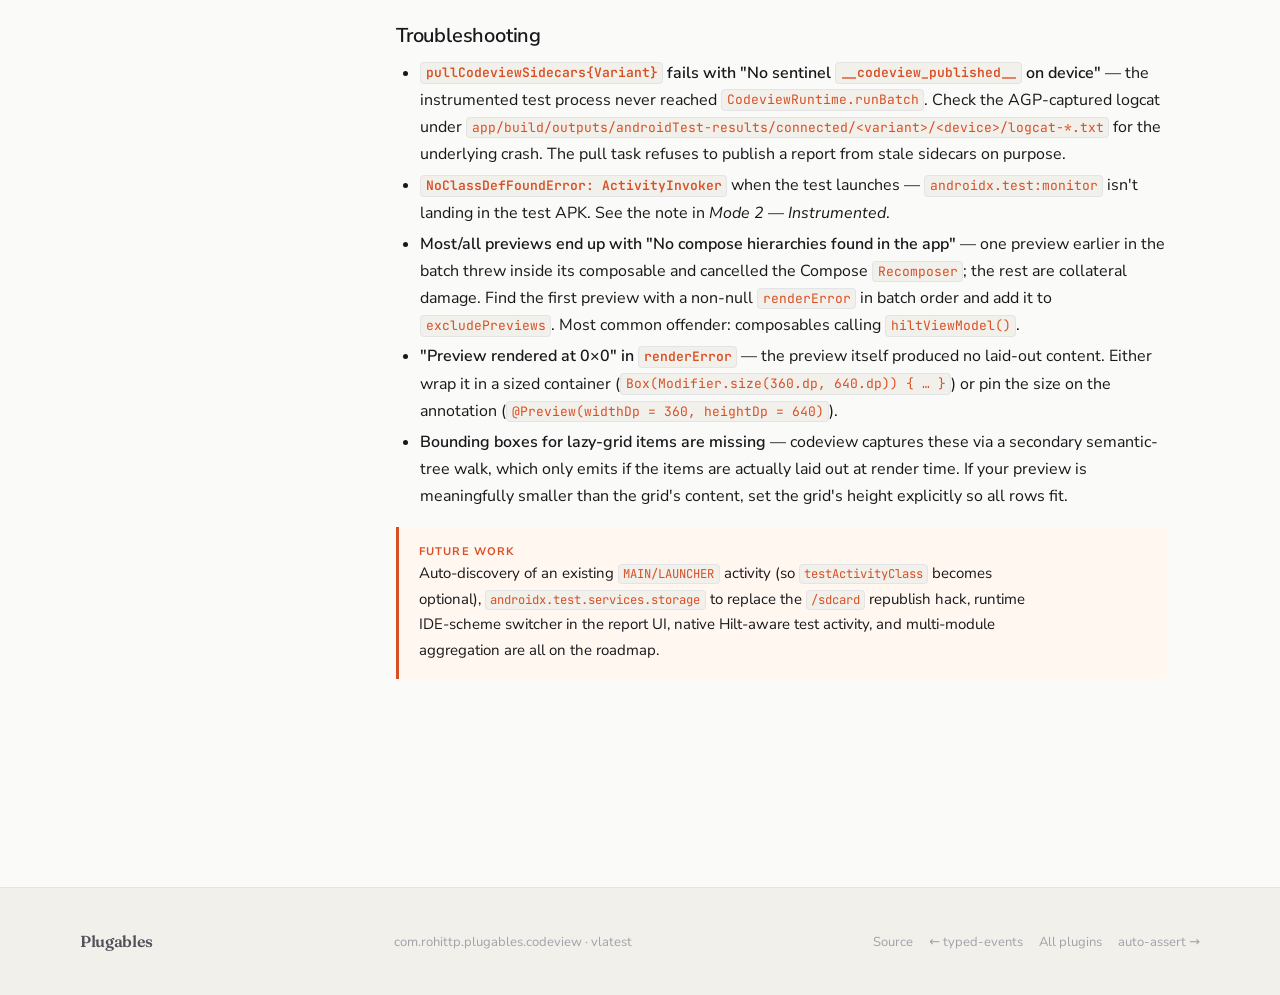
<file: docs/codeview.html>
<!DOCTYPE html>
<html lang="en">
<head>
  <meta charset="UTF-8" />
  <meta name="viewport" content="width=device-width, initial-scale=1.0" />
  <title>codeview Gradle Plugin — Plugables</title>
  <meta name="description" content="Generate an interactive HTML report of every @Preview composable with per-composable click-to-IDE deep-links. Powered by Compose's slot tree." />
  <link rel="canonical" href="https://rohittp.com/plugables/codeview" />
  <link rel="icon" href="favicon.svg" type="image/svg+xml" />

  <!-- Open Graph -->
  <meta property="og:type" content="article" />
  <meta property="og:site_name" content="Plugables" />
  <meta property="og:title" content="codeview Gradle Plugin — Plugables" />
  <meta property="og:description" content="Generate an interactive HTML report of every @Preview composable with per-composable click-to-IDE deep-links. Powered by Compose's slot tree." />
  <meta property="og:url" content="https://rohittp.com/plugables/codeview" />
  <meta property="og:image" content="https://rohittp.com/plugables/og-image.png" />
  <meta property="og:image:width" content="1200" />
  <meta property="og:image:height" content="630" />

  <!-- Twitter Card -->
  <meta name="twitter:card" content="summary_large_image" />
  <meta name="twitter:title" content="codeview Gradle Plugin — Plugables" />
  <meta name="twitter:description" content="Generate an interactive HTML report of every @Preview composable with per-composable click-to-IDE deep-links. Powered by Compose's slot tree." />
  <meta name="twitter:image" content="https://rohittp.com/plugables/og-image.png" />

  <link rel="stylesheet" href="style.css" />

  <!-- Structured Data -->
  <script type="application/ld+json">
  {
    "@context": "https://schema.org",
    "@graph": [
      {
        "@type": "TechArticle",
        "headline": "codeview Gradle Plugin",
        "description": "Generate an interactive HTML report of every @Preview composable with per-composable click-to-IDE deep-links.",
        "url": "https://rohittp.com/plugables/codeview",
        "datePublished": "2026-04-28",
        "dateModified": "2026-04-28",
        "author": { "@type": "Person", "name": "Rohit T P", "url": "https://rohittp.com" },
        "publisher": { "@type": "Person", "name": "Rohit T P", "url": "https://rohittp.com" }
      },
      {
        "@type": "BreadcrumbList",
        "itemListElement": [
          { "@type": "ListItem", "position": 1, "name": "Plugables", "item": "https://rohittp.com/plugables/" },
          { "@type": "ListItem", "position": 2, "name": "codeview", "item": "https://rohittp.com/plugables/codeview" }
        ]
      }
    ]
  }
  </script>
</head>
<body>

<!-- ─── Navigation ─────────────────────────────────────────── -->
<nav class="site-nav">
  <div class="nav-inner">
    <a href="index" class="nav-brand">Plugables</a>
    <div class="nav-links">
      <a href="viewmodel-stub">viewmodel-stub</a>
      <a href="typed-events">typed-events</a>
      <a href="codeview">codeview</a>
      <a href="auto-assert">auto-assert</a>
      <a href="branchmark">branchmark</a>
      <a href="proto-extended">proto-extended</a>
      <a href="https://github.com/rohittp0/plugables" class="nav-github" target="_blank" rel="noopener noreferrer">GitHub ↗</a>
    </div>
  </div>
</nav>

<div class="page-layout">

  <!-- ─── Sidebar ──────────────────────────────────────────── -->
  <aside class="sidebar">
    <nav class="toc">
      <p class="toc-title">On this page</p>
      <ul>
        <li><a href="#overview">Overview</a></li>
        <li><a href="#installation">Installation</a></li>
        <li><a href="#manifest" class="toc-h3">Manifest entry</a></li>
        <li><a href="#unit-mode" class="toc-h3">Mode 1 — Unit (Robolectric)</a></li>
        <li><a href="#instrumented-mode" class="toc-h3">Mode 2 — Instrumented</a></li>
        <li><a href="#how-it-works">How It Works</a></li>
        <li><a href="#report-ui">The HTML Report</a></li>
        <li><a href="#configuration">Configuration</a></li>
        <li><a href="#tasks">Gradle Tasks</a></li>
        <li><a href="#example">Generated Test Example</a></li>
        <li><a href="#why">Why It's Built This Way</a></li>
        <li><a href="#limitations">Limitations</a></li>
      </ul>
    </nav>
  </aside>

  <!-- ─── Content ──────────────────────────────────────────── -->
  <main class="content">

    <div class="breadcrumb">
      <a href="index">Plugables</a>
      <span class="breadcrumb-sep">/</span>
      codeview
    </div>

    <header class="page-header">
      <h1>codeview</h1>
      <div class="page-badges">
        <span class="badge badge-version">v<span data-plugin-version="codeview">latest</span></span>
        <span class="badge badge-platform">Android</span>
        <span class="badge badge-kotlin">Kotlin</span>
      </div>
      <p class="page-lead">
        Generate an interactive HTML report of every <code>@Preview</code> composable in your
        Android module — with click-to-IDE deep-links <strong>per composable</strong>. Hover any
        rectangle in the rendered preview to see its name and source line; click it to open
        that exact line in IntelliJ, Android Studio, or VS Code.
      </p>
    </header>

    <!-- ─── Overview ─────────────────────────────────────── -->
    <section id="overview" class="doc-section">
      <h2>Overview</h2>
      <p>
        Compose previews are great for designers but lossy for developers — when you see a
        rendered screen, there's no way to jump from a button you can see to the
        <code>Button(...)</code> call that produced it. Layout Inspector solves this on a
        running device, but most preview review happens against a static screenshot in a PR
        comment or design doc.
      </p>
      <p>
        <strong>codeview</strong> bridges that gap. It generates a self-contained
        <code>index.html</code> with every preview screenshotted, every composable overlaid,
        and every overlay linked to the matching source line. No runtime dependency, no
        custom annotations — just point it at your existing <code>@Preview</code> functions.
      </p>

      <div class="feature-grid">
        <div class="feature-item">
          <strong>Slot-tree extraction</strong>
          <p>Walks Compose's <code>CompositionData</code> via the same API Layout Inspector uses.</p>
        </div>
        <div class="feature-item">
          <strong>Two test modes</strong>
          <p>Fast Robolectric (no PNG) or full instrumented (with real bitmaps).</p>
        </div>
        <div class="feature-item">
          <strong>Self-contained HTML</strong>
          <p>JSON inlined in <code>&lt;script&gt;</code>, PNGs alongside. Works from <code>file://</code>.</p>
        </div>
        <div class="feature-item">
          <strong>IDE deep-links</strong>
          <p>Per-overlay <code>idea://</code> or <code>vscode://</code> URLs. One click, one line.</p>
        </div>
        <div class="feature-item">
          <strong>Searchable rendered text</strong>
          <p>Search the report for what users <em>see</em>, not what the source <em>says</em>. <code>R.string</code>-resolved.</p>
        </div>
        <div class="feature-item">
          <strong>Auto-opens the report</strong>
          <p>The HTML pops in your browser on success. Light/dark themed via <code>prefers-color-scheme</code>.</p>
        </div>
      </div>
    </section>

    <!-- ─── Installation ─────────────────────────────────── -->
    <section id="installation" class="doc-section">
      <h2>Installation</h2>
      <p>Add the Plugables Maven repository to <code>settings.gradle.kts</code>:</p>

      <div class="code-wrap">
        <span class="code-lang">settings.gradle.kts</span>
        <pre><code><span class="fn">pluginManagement</span> <span class="op">{</span>
    <span class="fn">repositories</span> <span class="op">{</span>
        <span class="fn">maven</span><span class="op">(</span><span class="st">"https://maven.rohittp.com"</span><span class="op">)</span>
        <span class="fn">mavenCentral</span><span class="op">()</span>
        <span class="fn">gradlePluginPortal</span><span class="op">()</span>
    <span class="op">}</span>
<span class="op">}</span></code></pre>
      </div>

      <p>Then apply the plugin in your Android module's <code>build.gradle.kts</code>:</p>

      <div class="code-wrap">
        <span class="code-lang">build.gradle.kts</span>
        <pre><code><span class="fn">plugins</span> <span class="op">{</span>
    <span class="k">id</span><span class="op">(</span><span class="st">"com.android.application"</span><span class="op">)</span>
    <span class="k">id</span><span class="op">(</span><span class="st">"org.jetbrains.kotlin.plugin.compose"</span><span class="op">)</span>
    <span class="k">id</span><span class="op">(</span><span class="st">"com.rohittp.plugables.codeview"</span><span class="op">)</span> <span class="k">version</span> <span class="st">"<span data-plugin-version="codeview">latest</span>"</span>
<span class="op">}</span></code></pre>
      </div>

      <div class="callout">
        <p class="callout-title">Requires AGP 9.0+</p>
        <p>
          Generated tests are wired via the AGP <code>HasHostTests</code> /
          <code>HasDeviceTests</code> APIs (Android Gradle Plugin 9.0+). For older AGP, pin
          codeview to a future maintenance branch.
        </p>
      </div>

      <h3 id="manifest">Manifest entry</h3>
      <p>
        codeview launches an <code>Activity</code> to host the preview render. AGP packages the
        <strong>main</strong> manifest into the unit-test APK (test-only manifest entries are
        ignored), and Robolectric (since <a href="https://github.com/robolectric/robolectric/pull/4736" target="_blank" rel="noopener noreferrer">PR #4736</a>) refuses to resolve activities
        without a matching <code>MAIN/LAUNCHER</code> intent filter — even when the launch intent
        names the activity explicitly. So you need a host activity in your <strong>main</strong>
        manifest with a launcher filter that does <em>not</em> set its own content in
        <code>onCreate()</code>. The simplest option is to declare
        <code>androidx.activity.ComponentActivity</code> directly:
      </p>

      <div class="code-wrap">
        <span class="code-lang">AndroidManifest.xml</span>
        <pre><code>&lt;manifest xmlns:android="http://schemas.android.com/apk/res/android"
    xmlns:tools="http://schemas.android.com/tools"&gt;
    &lt;application&gt;
        &lt;!-- Your real launcher activity --&gt;
        &lt;activity android:name=".MainActivity" android:exported="true"&gt;
            &lt;intent-filter&gt;
                &lt;action android:name="android.intent.action.MAIN" /&gt;
                &lt;category android:name="android.intent.category.LAUNCHER" /&gt;
            &lt;/intent-filter&gt;
        &lt;/activity&gt;

        &lt;!-- Hosting activity for codeview test renders --&gt;
        &lt;activity
            android:name="androidx.activity.ComponentActivity"
            android:exported="true"
            tools:replace="android:exported"&gt;
            &lt;intent-filter&gt;
                &lt;action android:name="android.intent.action.MAIN" /&gt;
                &lt;category android:name="android.intent.category.LAUNCHER" /&gt;
            &lt;/intent-filter&gt;
        &lt;/activity&gt;
    &lt;/application&gt;
&lt;/manifest&gt;</code></pre>
      </div>

      <h3 id="unit-mode">Mode 1 — Unit (Robolectric, default)</h3>
      <p>
        Fastest setup. Generated tests run on the JVM via Robolectric, walk the slot tree,
        and emit JSON sidecars. The HTML report renders all overlays, but the
        <code>&lt;img&gt;</code> slot is empty — Robolectric's <code>WindowCapture.forceRedraw</code>
        times out under headless graphics, so codeview catches the timeout and continues
        with metadata only.
      </p>

      <div class="code-wrap">
        <span class="code-lang">build.gradle.kts</span>
        <pre><code><span class="fn">android</span> <span class="op">{</span>
    <span class="fn">testOptions</span> <span class="op">{</span>
        <span class="fn">unitTests</span> <span class="op">{</span>
            <span class="k">isIncludeAndroidResources</span> <span class="op">=</span> <span class="nm">true</span>
            <span class="fn">all</span> <span class="op">{</span> <span class="fn">it</span><span class="op">.</span><span class="fn">useJUnit</span><span class="op">()</span> <span class="op">}</span>
        <span class="op">}</span>
    <span class="op">}</span>
<span class="op">}</span>

<span class="fn">dependencies</span> <span class="op">{</span>
    <span class="fn">testImplementation</span><span class="op">(</span><span class="fn">platform</span><span class="op">(</span><span class="st">"androidx.compose:compose-bom:2026.04.01"</span><span class="op">))</span>
    <span class="fn">testImplementation</span><span class="op">(</span><span class="st">"androidx.compose.ui:ui-test-junit4-android"</span><span class="op">)</span>
    <span class="fn">testImplementation</span><span class="op">(</span><span class="st">"androidx.compose.ui:ui-test-manifest"</span><span class="op">)</span>
    <span class="fn">testImplementation</span><span class="op">(</span><span class="st">"androidx.compose.ui:ui-tooling"</span><span class="op">)</span>
    <span class="fn">testImplementation</span><span class="op">(</span><span class="st">"androidx.compose.ui:ui-tooling-data"</span><span class="op">)</span>
    <span class="fn">testImplementation</span><span class="op">(</span><span class="st">"androidx.test.ext:junit:1.3.0"</span><span class="op">)</span>
    <span class="fn">testImplementation</span><span class="op">(</span><span class="st">"org.robolectric:robolectric:4.16.1"</span><span class="op">)</span>
    <span class="fn">testImplementation</span><span class="op">(</span><span class="st">"junit:junit:4.13.2"</span><span class="op">)</span>
<span class="op">}</span>

<span class="fn">codeview</span> <span class="op">{</span>
    <span class="k">ideScheme</span><span class="op">.</span><span class="fn">set</span><span class="op">(</span><span class="st">"idea"</span><span class="op">)</span>  <span class="cm">// or "vscode"</span>
    <span class="k">testActivityClass</span><span class="op">.</span><span class="fn">set</span><span class="op">(</span><span class="st">"androidx.activity.ComponentActivity"</span><span class="op">)</span>
    <span class="cm">// testMode defaults to "unit"</span>
<span class="op">}</span></code></pre>
      </div>

      <h3 id="instrumented-mode">Mode 2 — Instrumented (real device, real PNGs)</h3>
      <p>
        Renders previews on an emulator or connected device, capturing real RGBA bitmaps.
        Sidecars are written to the app's <code>externalCacheDir</code>, republished to
        <code>/sdcard/codeview-sidecars/</code> via <code>UiAutomation.executeShellCommand</code>
        (so they survive AGP's post-test app uninstall), then pulled back to the host via
        <code>adb pull</code>.
      </p>

      <div class="code-wrap">
        <span class="code-lang">build.gradle.kts</span>
        <pre><code><span class="fn">android</span> <span class="op">{</span>
    <span class="fn">defaultConfig</span> <span class="op">{</span>
        <span class="k">testInstrumentationRunner</span> <span class="op">=</span> <span class="st">"androidx.test.runner.AndroidJUnitRunner"</span>
    <span class="op">}</span>
<span class="op">}</span>

<span class="fn">composeCompiler</span> <span class="op">{</span>
    <span class="k">includeSourceInformation</span> <span class="op">=</span> <span class="nm">true</span>
<span class="op">}</span>

<span class="fn">dependencies</span> <span class="op">{</span>
    <span class="fn">androidTestImplementation</span><span class="op">(</span><span class="fn">platform</span><span class="op">(</span><span class="st">"androidx.compose:compose-bom:2026.04.01"</span><span class="op">))</span>
    <span class="fn">androidTestImplementation</span><span class="op">(</span><span class="st">"androidx.compose.ui:ui-test-junit4-android"</span><span class="op">)</span>
    <span class="fn">androidTestImplementation</span><span class="op">(</span><span class="st">"androidx.compose.ui:ui-tooling"</span><span class="op">)</span>
    <span class="fn">androidTestImplementation</span><span class="op">(</span><span class="st">"androidx.compose.ui:ui-tooling-data"</span><span class="op">)</span>
    <span class="fn">androidTestImplementation</span><span class="op">(</span><span class="st">"androidx.test:core:1.7.0"</span><span class="op">)</span>
    <span class="fn">androidTestImplementation</span><span class="op">(</span><span class="st">"androidx.test:runner:1.7.0"</span><span class="op">)</span>
    <span class="fn">androidTestImplementation</span><span class="op">(</span><span class="st">"androidx.test:rules:1.7.0"</span><span class="op">)</span>
    <span class="fn">androidTestImplementation</span><span class="op">(</span><span class="st">"androidx.test:monitor:1.7.2"</span><span class="op">)</span>  <span class="cm">// see note below</span>
    <span class="fn">androidTestImplementation</span><span class="op">(</span><span class="st">"androidx.test.ext:junit:1.3.0"</span><span class="op">)</span>
    <span class="fn">androidTestImplementation</span><span class="op">(</span><span class="st">"junit:junit:4.13.2"</span><span class="op">)</span>
    <span class="fn">debugImplementation</span><span class="op">(</span><span class="st">"androidx.compose.ui:ui-test-manifest"</span><span class="op">)</span>
<span class="op">}</span>

<span class="fn">codeview</span> <span class="op">{</span>
    <span class="k">ideScheme</span><span class="op">.</span><span class="fn">set</span><span class="op">(</span><span class="st">"idea"</span><span class="op">)</span>
    <span class="k">testActivityClass</span><span class="op">.</span><span class="fn">set</span><span class="op">(</span><span class="st">"androidx.activity.ComponentActivity"</span><span class="op">)</span>
    <span class="k">testMode</span><span class="op">.</span><span class="fn">set</span><span class="op">(</span><span class="st">"instrumented"</span><span class="op">)</span>
<span class="op">}</span></code></pre>
      </div>

      <div class="callout">
        <p class="callout-title">Note on <code>androidx.test:monitor</code></p>
        <p>
        <code>ActivityScenario</code> (used internally by
        <code>runAndroidComposeUiTest</code>) needs
        <code>androidx.test.internal.platform.app.ActivityInvoker</code>, which lives in
        <code>androidx.test:monitor</code>. Normally pulled transitively by
        <code>:core</code>/<code>:runner</code>. <strong>AGP 9.x with the test
        orchestrator</strong> (<code>testOptions { execution = "ANDROIDX_TEST_ORCHESTRATOR" }</code>)
        strips monitor's classes out of the test APK on the assumption orchestrator
        provides them — which only holds for orchestrator-managed runs, not for codeview's
        plain <code>AndroidJUnitRunner</code> execution. Symptom:
        <code>NoClassDefFoundError: ActivityInvoker</code> at activity launch. If you hit
        this, either drop orchestrator for the codeview run, or stop AGP from filtering
        monitor by depending on it as a flat jar
        (<code>androidTestImplementation(files("libs/monitor-X.Y.Z-classes.jar"))</code>).
        </p>
      </div>

      <p>Then run the report — codeview will install + run on whichever emulator <code>adb devices</code> shows:</p>

      <div class="code-wrap">
        <span class="code-lang">terminal</span>
        <pre><code>./gradlew :app:codeviewReportDebug</code></pre>
      </div>
    </section>

    <!-- ─── How It Works ─────────────────────────────────── -->
    <section id="how-it-works" class="doc-section">
      <h2>How It Works</h2>
      <p>
        codeview registers a generation task that scans your Kotlin sources for
        <code>@Preview</code> functions and writes a JUnit test class per preview into the
        appropriate test source set. Each generated test renders the preview, walks
        Compose's slot tree to extract every composable's bounds and source location, captures
        a bitmap, and writes a JSON sidecar. A second task aggregates the sidecars + PNGs
        into a single self-contained <code>index.html</code>.
      </p>

      <div class="pipeline">
        <div class="pipeline-step">
          <strong>Discover</strong>
          <span>@Preview functions</span>
        </div>
        <span class="pipeline-arrow">→</span>
        <div class="pipeline-step">
          <strong>Generate</strong>
          <span>JUnit test per preview</span>
        </div>
        <span class="pipeline-arrow">→</span>
        <div class="pipeline-step">
          <strong>Render</strong>
          <span>Compose UI test</span>
        </div>
        <span class="pipeline-arrow">→</span>
        <div class="pipeline-step">
          <strong>Walk</strong>
          <span>slot tree → JSON</span>
        </div>
        <span class="pipeline-arrow">→</span>
        <div class="pipeline-step">
          <strong>Assemble</strong>
          <span>HTML report</span>
        </div>
      </div>

      <p>
        The slot-tree walk uses <code>androidx.compose.ui.tooling.data.mapTree</code>, the
        same API Layout Inspector uses internally. Source positions come from
        Compose's <code>sourceInformation</code> markers (default-on for debug builds);
        codeview does not author its own compiler plugin. Composable groups whose source
        file resolves to a path under your <code>sourceDirs</code> become clickable
        overlays; Compose-internal call sites (<code>BasicText.kt</code>, <code>Layout.kt</code>,
        etc.) are filtered out so the report stays focused on <em>your</em> code.
      </p>
      <p>
        Alongside the slot tree, codeview also walks the Compose <strong>semantics
        tree</strong> and ships every visible text string in the sidecar — <code>Text</code>
        content, <code>TextField</code> editable text, <code>contentDescription</code>. By
        the time these strings hit the JSON they have already been through
        <code>R.string</code> resolution, lambda evaluation, and any other runtime
        substitution, so the search box matches what your users actually <em>see</em>, not
        what the source file <em>says</em>.
      </p>
    </section>

    <!-- ─── Report UI ─────────────────────────────────────── -->
    <section id="report-ui" class="doc-section">
      <h2>The HTML Report</h2>
      <p>
        The generated <code>index.html</code> is a self-contained single-page app — JSON is
        inlined in a <code>&lt;script type="application/json"&gt;</code> tag, PNGs sit
        alongside under <code>previews/</code>. Open it from anywhere; no server required.
      </p>

      <h3>Home — preview grid</h3>
      <p>
        The landing page shows every <code>@Preview</code> as a card with its rendered
        screenshot, name, and node count. Cards are responsive, clickable, and the search
        box at the top filters them in real time. Search matches against:
      </p>
      <ul>
        <li>the <code>@Preview</code> function name (e.g. <code>HomeScreenPreview</code>),</li>
        <li>every slot-tree node name (e.g. <code>Text</code>, <code>Button</code>, <code>Column</code>),</li>
        <li>every visible string from the semantics tree — <em>after</em>
            <code>R.string</code> lookups, so a search for "welcome back" finds a preview
            whose source reads <code>Text(stringResource(R.string.welcome))</code>.</li>
      </ul>
      <p>
        When the query matches a rendered string, the matching card surfaces a short
        excerpt of that text with the matched substring highlighted.
      </p>

      <h3>Detail — single preview with sidebar</h3>
      <p>
        Clicking a card navigates to <code>#preview-id</code> and shows the screenshot. A
        240px sidebar lists every other preview by name (one click to switch), and a
        <strong>← All previews</strong> link in the top bar returns to the grid. Browser
        back/forward work; URLs are shareable.
      </p>

      <h3>Zoom controls</h3>
      <p>
        A toolbar above each detail screenshot offers <strong>Fit</strong> (default —
        scales the image to fit the viewport, capped at 1×), <strong>1:1</strong>,
        <strong>+</strong> and <strong>−</strong> buttons, with the current scale shown
        as a percentage. The viewport scrolls when zoomed past fit so you can pan around
        large screenshots. Bounding-box overlays scale with the image so they stay aligned
        at any zoom level.
      </p>

      <h3>Hover — line-of-source tooltip</h3>
      <p>
        Bounding boxes are invisible by default and outlined on hover. Two visual styles:
      </p>
      <ul>
        <li><strong>Source-backed overlays</strong> (your composables, with file:line
            attribution from Compose's <code>sourceInformation</code>) are blue, clickable
            anchors that deep-link into your IDE at the exact line.</li>
        <li><strong>Library/internal overlays</strong> (Material, Foundation, Compose
            internals — these don't carry source attribution in their compiled bytecode)
            are gray, hover-only, non-clickable. They still appear so you can inspect the
            full layout structure of the rendered preview.</li>
      </ul>
      <p>
        Hovering shows a tooltip with the composable name, the file:line label, and (for
        source-backed overlays) the actual line of Kotlin from your project — no IDE jump
        needed to see the call. Overlapping overlays are sorted smallest-on-top so the
        most specific composable wins hover.
      </p>

      <h3>Auto-open</h3>
      <p>
        On a successful <code>codeviewReport</code> run, the plugin shells out to
        <code>open</code> (macOS), <code>xdg-open</code> (Linux), or <code>cmd /c start</code>
        (Windows) to load the report in your default browser. Disable with
        <code>codeview { openOnComplete.set(false) }</code> in CI or other headless contexts.
      </p>
    </section>

    <!-- ─── Configuration ────────────────────────────────── -->
    <section id="configuration" class="doc-section">
      <h2>Configuration</h2>
      <p>The <code>codeview</code> DSL block exposes these properties:</p>

      <div class="table-wrap">
        <table>
          <thead>
            <tr>
              <th>Property</th>
              <th>Type</th>
              <th>Default</th>
              <th>Description</th>
            </tr>
          </thead>
          <tbody>
            <tr>
              <td><code>sourceDirs</code></td>
              <td><code>ConfigurableFileCollection</code></td>
              <td><code>src/main/kotlin</code>, <code>src/main/java</code></td>
              <td>Directories scanned for <code>*.kt</code> files containing <code>@Preview</code> functions. Defaults cover the standard Android Studio layout (Kotlin under <code>src/main/java</code>); override if your previews live elsewhere.</td>
            </tr>
            <tr>
              <td><code>outputDir</code></td>
              <td><code>DirectoryProperty</code></td>
              <td><code>build/reports/codeview</code></td>
              <td>Where the assembled HTML report is written. Each variant gets a subdirectory.</td>
            </tr>
            <tr>
              <td><code>ideScheme</code></td>
              <td><code>Property&lt;String&gt;</code></td>
              <td><code>"idea"</code></td>
              <td>URL scheme for source links. <code>"idea"</code> for JetBrains IDEs, <code>"vscode"</code> for VS Code.</td>
            </tr>
            <tr>
              <td><code>testActivityClass</code></td>
              <td><code>Property&lt;String&gt;</code></td>
              <td>—</td>
              <td>FQN of an Activity registered in your main manifest with a <code>MAIN/LAUNCHER</code> filter. Required.</td>
            </tr>
            <tr>
              <td><code>testMode</code></td>
              <td><code>Property&lt;String&gt;</code></td>
              <td><code>"unit"</code></td>
              <td>Either <code>"unit"</code> (Robolectric, no PNG) or <code>"instrumented"</code> (device, with PNG).</td>
            </tr>
            <tr>
              <td><code>openOnComplete</code></td>
              <td><code>Property&lt;Boolean&gt;</code></td>
              <td><code>true</code></td>
              <td>If true, the generated <code>index.html</code> is opened in the default browser when the report task finishes. Set to <code>false</code> in CI.</td>
            </tr>
            <tr>
              <td><code>excludePreviews</code></td>
              <td><code>ListProperty&lt;String&gt;</code></td>
              <td>empty</td>
              <td>Display names of <code>@Preview</code> functions to skip entirely. Excluded previews are filtered at source-parse time, never enter the registry, never execute, and never appear in the report. Use this for previews that fundamentally can't render in the test environment — e.g. composables that call <code>hiltViewModel()</code> against the plain <code>ComponentActivity</code> host (the throw would otherwise cancel the Compose <code>Recomposer</code> and cascade-fail every later preview in the batch).</td>
            </tr>
          </tbody>
        </table>
      </div>

      <h3>Excluding problematic previews</h3>
      <p>
        Add display names (the <code>@Preview</code> function's simple name) to
        <code>excludePreviews</code>:
      </p>
      <pre><code>codeview {
    testMode.set("instrumented")
    testActivityClass.set("androidx.activity.ComponentActivity")
    excludePreviews.add("HomeScreenPreview")
    excludePreviews.add("OnboardingScreenPreview")
}</code></pre>
      <p>
        How to find the names of failing previews: open the report and look for cards with
        a red <em>render failed</em> badge — the failures cascade in batch order, so the
        first failing one is usually the cause.
      </p>
    </section>

    <!-- ─── Tasks ────────────────────────────────────────── -->
    <section id="tasks" class="doc-section">
      <h2>Gradle Tasks</h2>
      <p>codeview registers these tasks per Android variant:</p>

      <div class="table-wrap">
        <table>
          <thead>
            <tr>
              <th>Task</th>
              <th>Purpose</th>
            </tr>
          </thead>
          <tbody>
            <tr>
              <td><code>generateCodeviewPreviewTests</code></td>
              <td>Discover <code>@Preview</code>s and emit one JUnit test class per preview, plus a runtime helper. Writes <code>preview-index.json</code>.</td>
            </tr>
            <tr>
              <td><code>pullCodeviewSidecars{Variant}</code></td>
              <td>(Instrumented mode only) <code>adb pull</code>s sidecars from <code>/sdcard/codeview-sidecars</code> after <code>connected{Variant}AndroidTest</code>.</td>
            </tr>
            <tr>
              <td><code>codeviewReport{Variant}</code></td>
              <td>Joins sidecars + PNGs + the preview index, renders the HTML report. Logs the absolute <code>file://</code> path on success.</td>
            </tr>
            <tr>
              <td><code>codeviewReport</code></td>
              <td>Aggregates all variants' reports.</td>
            </tr>
          </tbody>
        </table>
      </div>

      <p>
        Each <code>codeviewReport{Variant}</code> depends transitively on the right test
        task — running <code>./gradlew :app:codeviewReportDebug</code> alone will build,
        run the tests, pull sidecars (instrumented mode), and write the HTML in one shot.
      </p>
    </section>

    <!-- ─── Generated Test Example ──────────────────────────── -->
    <section id="example" class="doc-section">
      <h2>Generated Test Example</h2>
      <p>
        Given a sample preview in your code:
      </p>

      <div class="code-wrap">
        <span class="code-lang">kotlin</span>
        <pre><code><span class="op">@</span><span class="ty">Preview</span><span class="op">(</span><span class="fn">showBackground</span> <span class="op">=</span> <span class="nm">true</span><span class="op">)</span>
<span class="op">@</span><span class="ty">Composable</span>
<span class="k">fun</span> <span class="fn">HomeScreenPreview</span><span class="op">() {</span> <span class="fn">HomeScreen</span><span class="op">()</span> <span class="op">}</span></code></pre>
      </div>

      <p>codeview generates a test class like this (instrumented mode shown):</p>

      <div class="code-wrap">
        <span class="code-lang">generated kotlin</span>
        <pre><code><span class="cm">// AUTO-GENERATED by codeview. Do not edit.</span>
<span class="op">@file:</span><span class="fn">OptIn</span><span class="op">(</span><span class="ty">ExperimentalTestApi</span><span class="op">::</span><span class="k">class</span><span class="op">)</span>
<span class="k">package</span> <span class="ty">com.rohittp.plugables.codeview.generated</span>

<span class="k">import</span> <span class="ty">androidx.compose.ui.test.runAndroidComposeUiTest</span>
<span class="k">import</span> <span class="ty">androidx.test.ext.junit.runners.AndroidJUnit4</span>
<span class="k">import</span> <span class="ty">androidx.test.platform.app.InstrumentationRegistry</span>
<span class="k">import</span> <span class="ty">org.junit.Test</span>
<span class="k">import</span> <span class="ty">org.junit.runner.RunWith</span>

<span class="op">@</span><span class="fn">RunWith</span><span class="op">(</span><span class="ty">AndroidJUnit4</span><span class="op">::</span><span class="k">class</span><span class="op">)</span>
<span class="k">class</span> <span class="ty">Codeview_HomeScreenPreview_0Test</span> <span class="op">{</span>

    <span class="op">@</span><span class="ty">Test</span>
    <span class="k">fun</span> <span class="fn">render</span><span class="op">()</span> <span class="op">=</span> <span class="fn">runAndroidComposeUiTest</span><span class="op">(</span>
        <span class="fn">activityClass</span> <span class="op">=</span> <span class="ty">ComponentActivity</span><span class="op">::</span><span class="k">class</span><span class="op">.</span><span class="k">java</span>
    <span class="op">) {</span>
        <span class="k">val</span> <span class="fn">ctx</span> <span class="op">=</span> <span class="ty">InstrumentationRegistry</span><span class="op">.</span><span class="fn">getInstrumentation</span><span class="op">().</span><span class="k">targetContext</span>
        <span class="k">val</span> <span class="fn">outputDir</span> <span class="op">=</span> <span class="ty">File</span><span class="op">(</span><span class="fn">ctx</span><span class="op">.</span><span class="k">externalCacheDir</span><span class="op">,</span> <span class="st">"codeview"</span><span class="op">).</span><span class="fn">apply</span> <span class="op">{</span> <span class="fn">mkdirs</span><span class="op">()</span> <span class="op">}</span>
        <span class="ty">CodeviewRuntime</span><span class="op">.</span><span class="fn">renderAndCapture</span><span class="op">(</span>
            <span class="fn">uiTest</span> <span class="op">=</span> <span class="k">this</span><span class="op">,</span>
            <span class="fn">outputDir</span> <span class="op">=</span> <span class="fn">outputDir</span><span class="op">,</span>
            <span class="fn">previewId</span> <span class="op">=</span> <span class="st">"Codeview_HomeScreenPreview_0"</span><span class="op">,</span>
            <span class="fn">previewFqn</span> <span class="op">=</span> <span class="st">"com.example.HomeScreenPreview"</span><span class="op">,</span>
            <span class="fn">previewDisplayName</span> <span class="op">=</span> <span class="st">"HomeScreenPreview"</span><span class="op">,</span>
            <span class="fn">previewSourceFile</span> <span class="op">=</span> <span class="st">"/abs/path/HomeScreen.kt"</span><span class="op">,</span>
            <span class="fn">previewSourceLine</span> <span class="op">=</span> <span class="nm">19</span><span class="op">,</span>
        <span class="op">) {</span> <span class="fn">com.example.HomeScreenPreview</span><span class="op">()</span> <span class="op">}</span>
    <span class="op">}</span>
<span class="op">}</span></code></pre>
      </div>

      <p>
        The shared <code>CodeviewRuntime</code> helper (also generated, into the same
        package) wraps the content in Compose's <code>Inspectable</code>, walks the resulting
        slot tree via <code>mapTree</code>, captures the bitmap, and writes a per-preview
        JSON sidecar.
      </p>
    </section>

    <!-- ─── Why It's Built This Way ─────────────────────────── -->
    <section id="why" class="doc-section">
      <h2>Why It's Built This Way</h2>
      <p>
        Several non-obvious things forced the current shape of the plugin. They're worth
        knowing if you ever need to debug a setup or extend the plugin:
      </p>

      <ol>
        <li>
          <strong>The unit-test APK uses your main <code>AndroidManifest.xml</code>, not the
          merged unit-test one.</strong> AGP packages
          <code>apk-for-local-test.ap_</code> from the main source set; entries you put under
          <code>src/test/AndroidManifest.xml</code> never reach Robolectric's
          <code>PackageManager</code>. That's why <code>testActivityClass</code> must point at
          an activity already registered in main.
        </li>
        <li>
          <strong>Robolectric PR #4736 enforces strict activity resolution.</strong> Even with
          an explicit component (<code>cmp=...</code>) in the launch intent, it requires the
          activity at that component to have a matching <code>MAIN/LAUNCHER</code> intent
          filter. Hence the manifest snippet above.
        </li>
        <li>
          <strong><code>LocalInspectionTables</code> alone doesn't populate the slot table.</strong>
          You also need to add <code>currentComposer.compositionData</code> to the set inside
          the composition itself — that's the same pattern Layout Inspector uses internally.
          codeview wraps content in Compose's official <code>Inspectable</code> helper to
          handle this.
        </li>
        <li>
          <strong><code>LocalInspectionTables</code> doesn't propagate into subcompositions.</strong>
          <code>LazyVerticalGrid</code>, <code>LazyRow</code>, <code>SubcomposeLayout</code>,
          etc. each create a separate composition that does <em>not</em> register with our
          <code>Inspectable</code>'s tables — the slot-tree walk would then only see one
          item per lazy container. Codeview compensates with a secondary walk of the
          unmerged semantics tree (<code>onAllNodes(isRoot(), useUnmergedTree = true)</code>)
          that <em>does</em> see every laid-out child, and emits a synthetic bounding box
          per item that <code>mapTree</code> missed. These boxes don't carry source-line
          info (semantics doesn't record it), so they render as the gray non-clickable
          variant.
        </li>
        <li>
          <strong>Dialog/Popup/BottomSheet previews mount a second window.</strong> The
          activity's main compose root ends up at 0×0 because content lives in the dialog's
          window. <code>onRoot()</code> would throw
          <code>Expected exactly '1' node but found '2'</code>. The runtime instead
          enumerates all roots and picks the <strong>largest by area</strong>, which targets
          the window with the actual content.
        </li>
        <li>
          <strong>An unhandled throw inside a composable cancels the Compose
          <code>Recomposer</code>.</strong> Compose forbids <code>try</code>/<code>catch</code>
          around composable invocations, so we can't recover in-line. Once the Recomposer is
          cancelled, every subsequent preview in the batch fails with
          <code>IllegalStateException: No compose hierarchies found in the app</code>.
          The escape hatch is the <code>excludePreviews</code> DSL — skip previews that
          fundamentally can't render in the test environment (most commonly composables
          calling <code>hiltViewModel()</code> against a plain <code>ComponentActivity</code>
          host) so the cascade never starts.
        </li>
        <li>
          <strong>AGP uninstalls the app after <code>connected*AndroidTest</code>.</strong>
          Anything written to the app's <code>externalCacheDir</code> is gone before the host
          can <code>adb pull</code> it. The instrumented helper republishes sidecars to
          <code>/sdcard/codeview-sidecars/</code> from inside the test process, using
          <code>UiAutomation.executeShellCommand</code> (uid 2000, has write access to
          <code>/sdcard</code>). It also drops a <code>__codeview_published__</code> sentinel
          so the host pull task can tell <em>this run</em>'s output from a previous run's
          leftovers — if the sentinel is missing, the pull task fails the build instead of
          silently re-publishing stale data.
        </li>
        <li>
          <strong>In Compose 1.11+, <code>Group.location</code> is no longer populated.</strong>
          The new way to read source positions is the <code>mapTree</code> API with a
          <code>SourceContext</code> callback parameter. codeview uses that path; older versions
          using <code>Group.location</code> would silently return <code>null</code> for every
          composable.
        </li>
      </ol>
    </section>

    <!-- ─── Limitations ─────────────────────────────────────── -->
    <section id="limitations" class="doc-section">
      <h2>Limitations</h2>
      <ul>
        <li>
          <strong>Unit mode emits no PNGs.</strong> <code>captureToImage()</code> times out
          under Robolectric's headless graphics mode. Use <code>testMode = "instrumented"</code>
          if you need bitmaps. The slot-tree data is still extracted in unit mode, so overlays
          and source links work — only the screenshot is missing.
        </li>
        <li>
          <strong>Source-line precision</strong> stops at what Compose's <code>sourceInformation</code>
          records — typically the call site of each composable. Lambda contents (e.g. inside
          <code>Text("foo")</code>) resolve to the <code>Text(...)</code> call site, not the
          string literal.
        </li>
        <li>
          Only JetBrains <code>idea://</code> and VS Code <code>vscode://</code> URL schemes
          are supported. Browser must register the protocol handler.
        </li>
        <li>
          <code>androidx.compose.ui.tooling.data</code> is <code>@UiToolingDataApi</code>
          (experimental). Bumping Compose may require codeview to follow.
        </li>
        <li>
          <code>@PreviewParameter</code> variants render as separate sequenced entries
          (<code>_0</code>, <code>_1</code>, …).
        </li>
        <li>
          <strong>Top-level <code>private @Preview</code> functions are skipped.</strong>
          Kotlin <code>private</code> at file scope is unreachable from generated test files,
          and <code>@Composable</code> functions can't be invoked via reflection. Codeview emits
          a Gradle warning listing every skipped FQN — change them to <code>internal</code> (or
          drop the modifier) to include them in the report.
        </li>
        <li>
          <strong>Incremental rendering is per-file (v1.2+).</strong> Each sidecar JSON stores
          a SHA-256 of its <code>.kt</code> source. Subsequent runs skip previews whose hash
          matches the previous run, so the device avoids the <code>captureToImage</code>
          roundtrip. Editing any preview in a file re-renders all previews in that file;
          cross-file dependencies (themes, shared composables) aren't tracked — run
          <code>./gradlew :app:codeviewReportDebug --rerun-tasks</code> to force a full re-render.
        </li>
        <li>
          <strong>Batched rendering (v1.3+).</strong> Codeview generates a single
          <code>CodeviewBatchTest</code> with one <code>@Test fun renderAll()</code> that loops
          over every preview in the module. The Activity launches once, the Compose runtime
          initialises once, and unchanged previews are filtered inside the loop. Trade-off:
          JUnit reports show one test row instead of N. A render exception in any preview is
          caught — its sidecar gets a <code>renderError</code> field (schema 3) and the report
          card renders the failure; other previews in the batch keep going.
        </li>
        <li>
          Instrumented mode requires a device or emulator at run time; CI must provision one
          (managed devices, GMD, or a separate emulator step). When multiple devices are
          attached, codeview targets the first emulator it finds.
        </li>
        <li>
          <strong>Hilt-aware test activity not yet supported.</strong> Composables that call
          <code>hiltViewModel()</code> need a <code>HiltTestActivity</code> host with
          <code>@HiltAndroidTest</code> plumbing; codeview only generates plain
          <code>runAndroidComposeUiTest(activityClass = ...)</code> blocks. For now, list such
          previews in <code>excludePreviews</code>. Native Hilt support is on the roadmap.
        </li>
      </ul>

      <h3>Troubleshooting</h3>
      <ul>
        <li>
          <strong><code>pullCodeviewSidecars{Variant}</code> fails with "No sentinel
          <code>__codeview_published__</code> on device"</strong> — the instrumented test
          process never reached <code>CodeviewRuntime.runBatch</code>. Check the
          AGP-captured logcat under
          <code>app/build/outputs/androidTest-results/connected/&lt;variant&gt;/&lt;device&gt;/logcat-*.txt</code>
          for the underlying crash. The pull task refuses to publish a report from stale
          sidecars on purpose.
        </li>
        <li>
          <strong><code>NoClassDefFoundError: ActivityInvoker</code></strong> when the test
          launches — <code>androidx.test:monitor</code> isn't landing in the test APK. See
          the note in <em>Mode 2 — Instrumented</em>.
        </li>
        <li>
          <strong>Most/all previews end up with "No compose hierarchies found in the app"</strong>
          — one preview earlier in the batch threw inside its composable and cancelled the
          Compose <code>Recomposer</code>; the rest are collateral damage. Find the first
          preview with a non-null <code>renderError</code> in batch order and add it to
          <code>excludePreviews</code>. Most common offender: composables calling
          <code>hiltViewModel()</code>.
        </li>
        <li>
          <strong>"Preview rendered at 0×0" in <code>renderError</code></strong> — the
          preview itself produced no laid-out content. Either wrap it in a sized container
          (<code>Box(Modifier.size(360.dp, 640.dp)) { … }</code>) or pin the size on the
          annotation (<code>@Preview(widthDp = 360, heightDp = 640)</code>).
        </li>
        <li>
          <strong>Bounding boxes for lazy-grid items are missing</strong> — codeview captures
          these via a secondary semantic-tree walk, which only emits if the items are
          actually laid out at render time. If your preview is meaningfully smaller than the
          grid's content, set the grid's height explicitly so all rows fit.
        </li>
      </ul>

      <div class="callout">
        <p class="callout-title">Future work</p>
        <p>
          Auto-discovery of an existing <code>MAIN/LAUNCHER</code> activity (so
          <code>testActivityClass</code> becomes optional),
          <code>androidx.test.services.storage</code> to replace the
          <code>/sdcard</code> republish hack, runtime IDE-scheme switcher in the report
          UI, native Hilt-aware test activity, and multi-module aggregation are all on the
          roadmap.
        </p>
      </div>
    </section>

  </main>
</div>

<!-- ─── Footer ──────────────────────────────────────────────── -->
<footer class="site-footer">
  <div class="footer-inner">
    <a href="index" class="footer-brand">Plugables</a>
    <span class="footer-meta">com.rohittp.plugables.codeview · v<span data-plugin-version="codeview">latest</span></span>
    <div class="footer-links">
      <a href="https://github.com/rohittp0/plugables/tree/main/codeview" target="_blank" rel="noopener noreferrer">Source</a>
      <a href="typed-events">← typed-events</a>
      <a href="index">All plugins</a>
      <a href="auto-assert">auto-assert →</a>
    </div>
  </div>
</footer>

<script src="versions.js" defer></script>
</body>
</html>
</file>
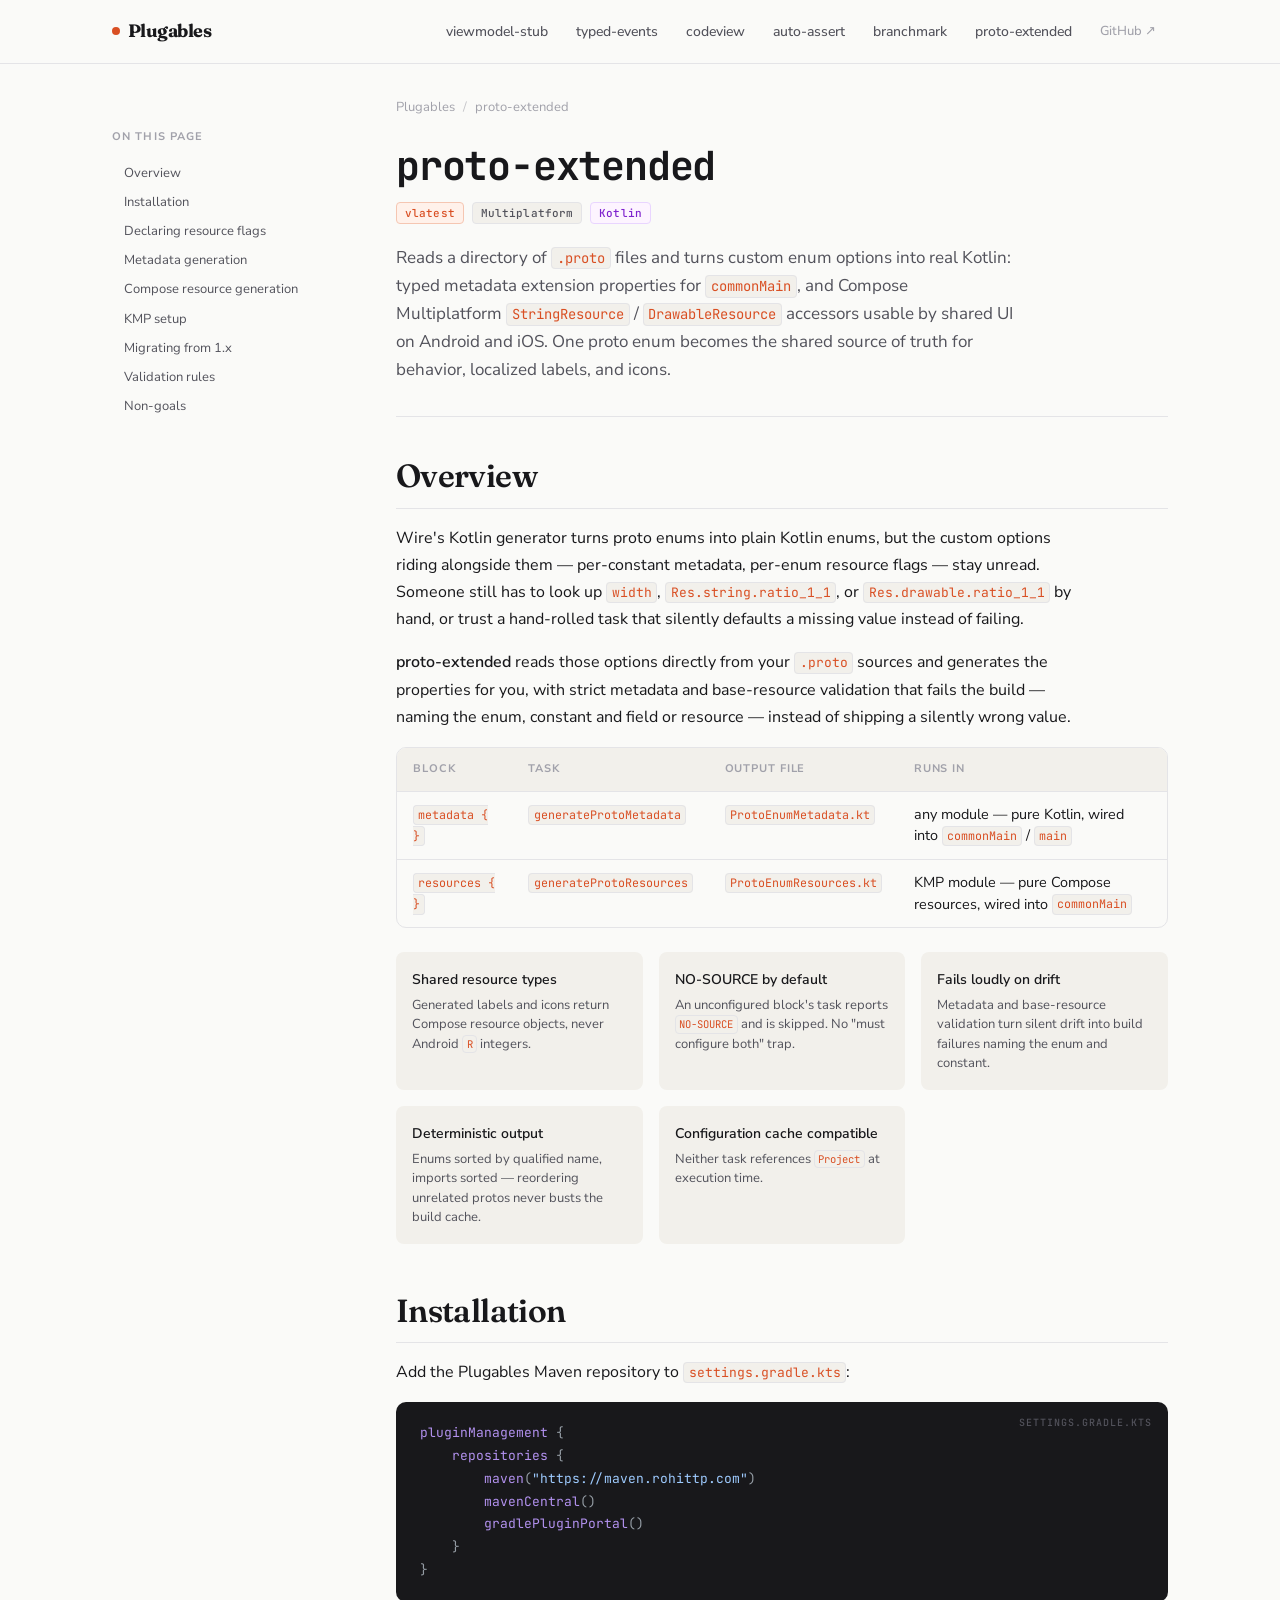
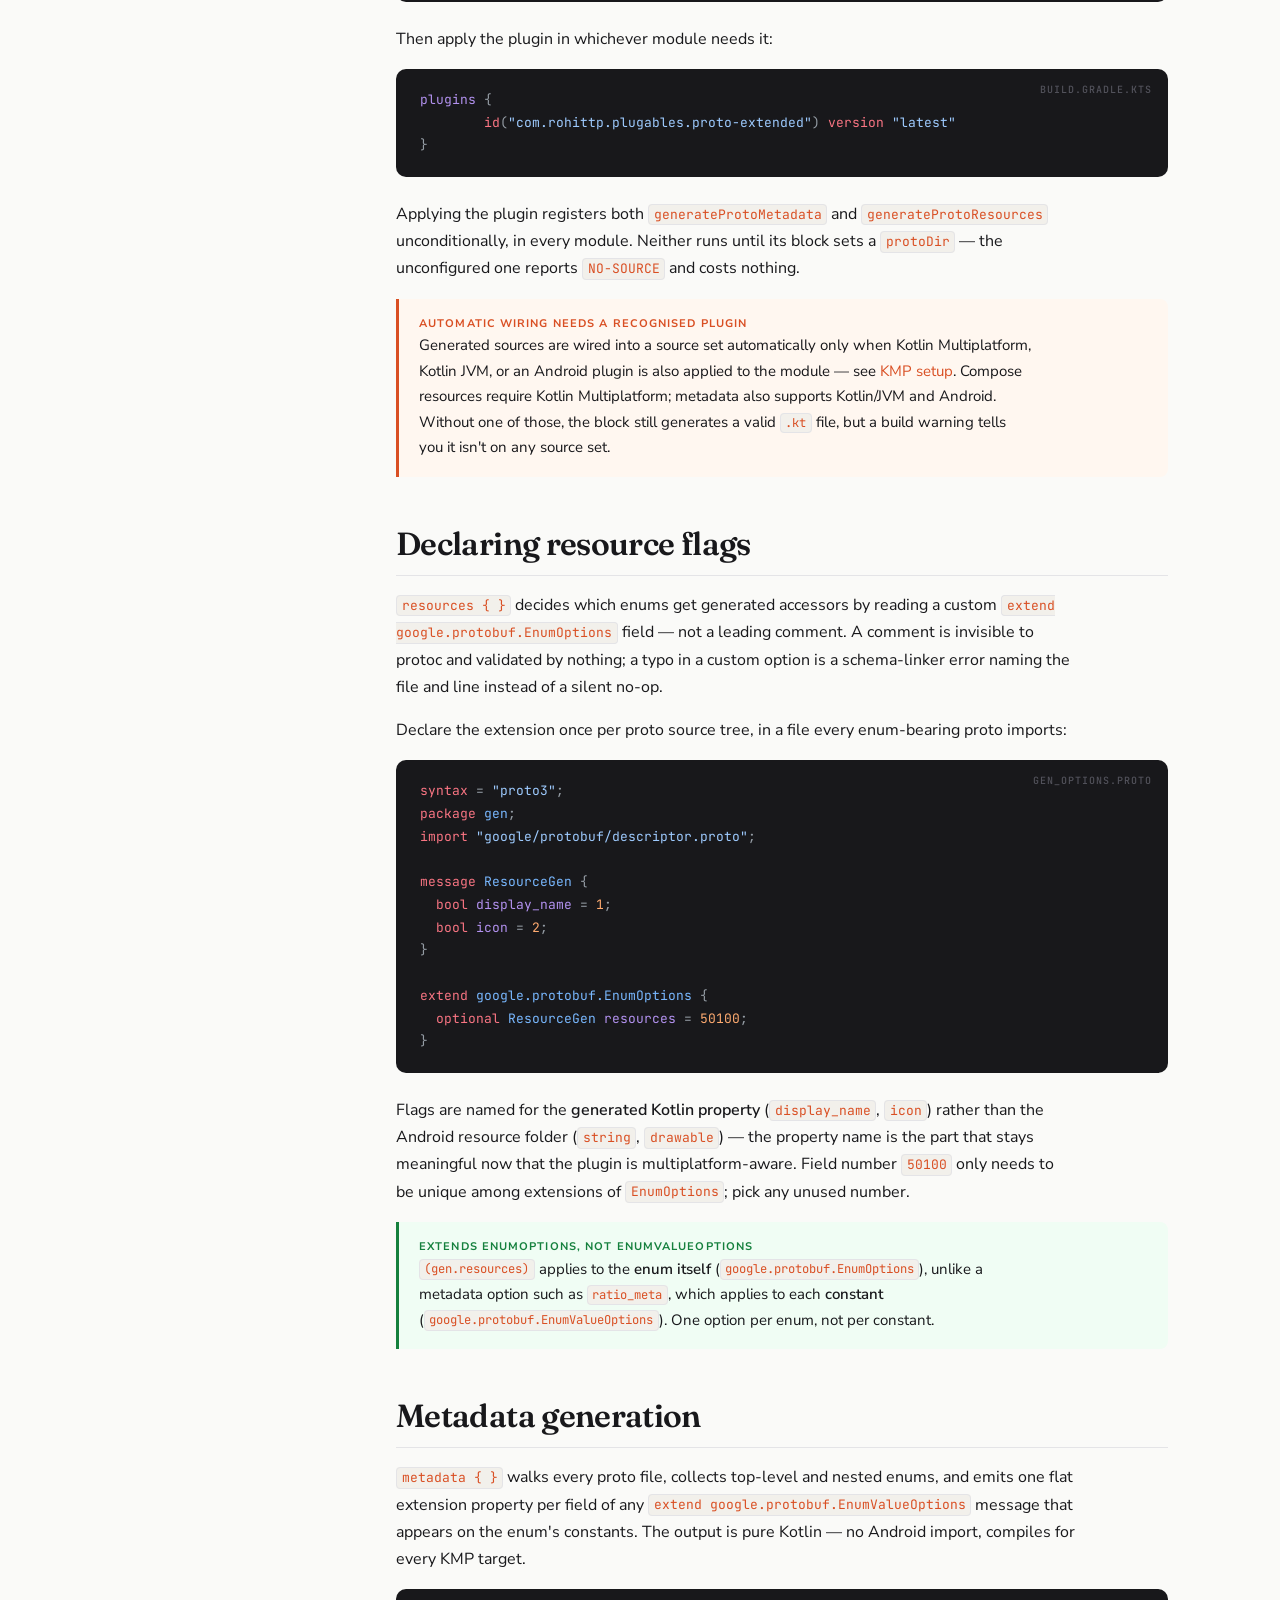
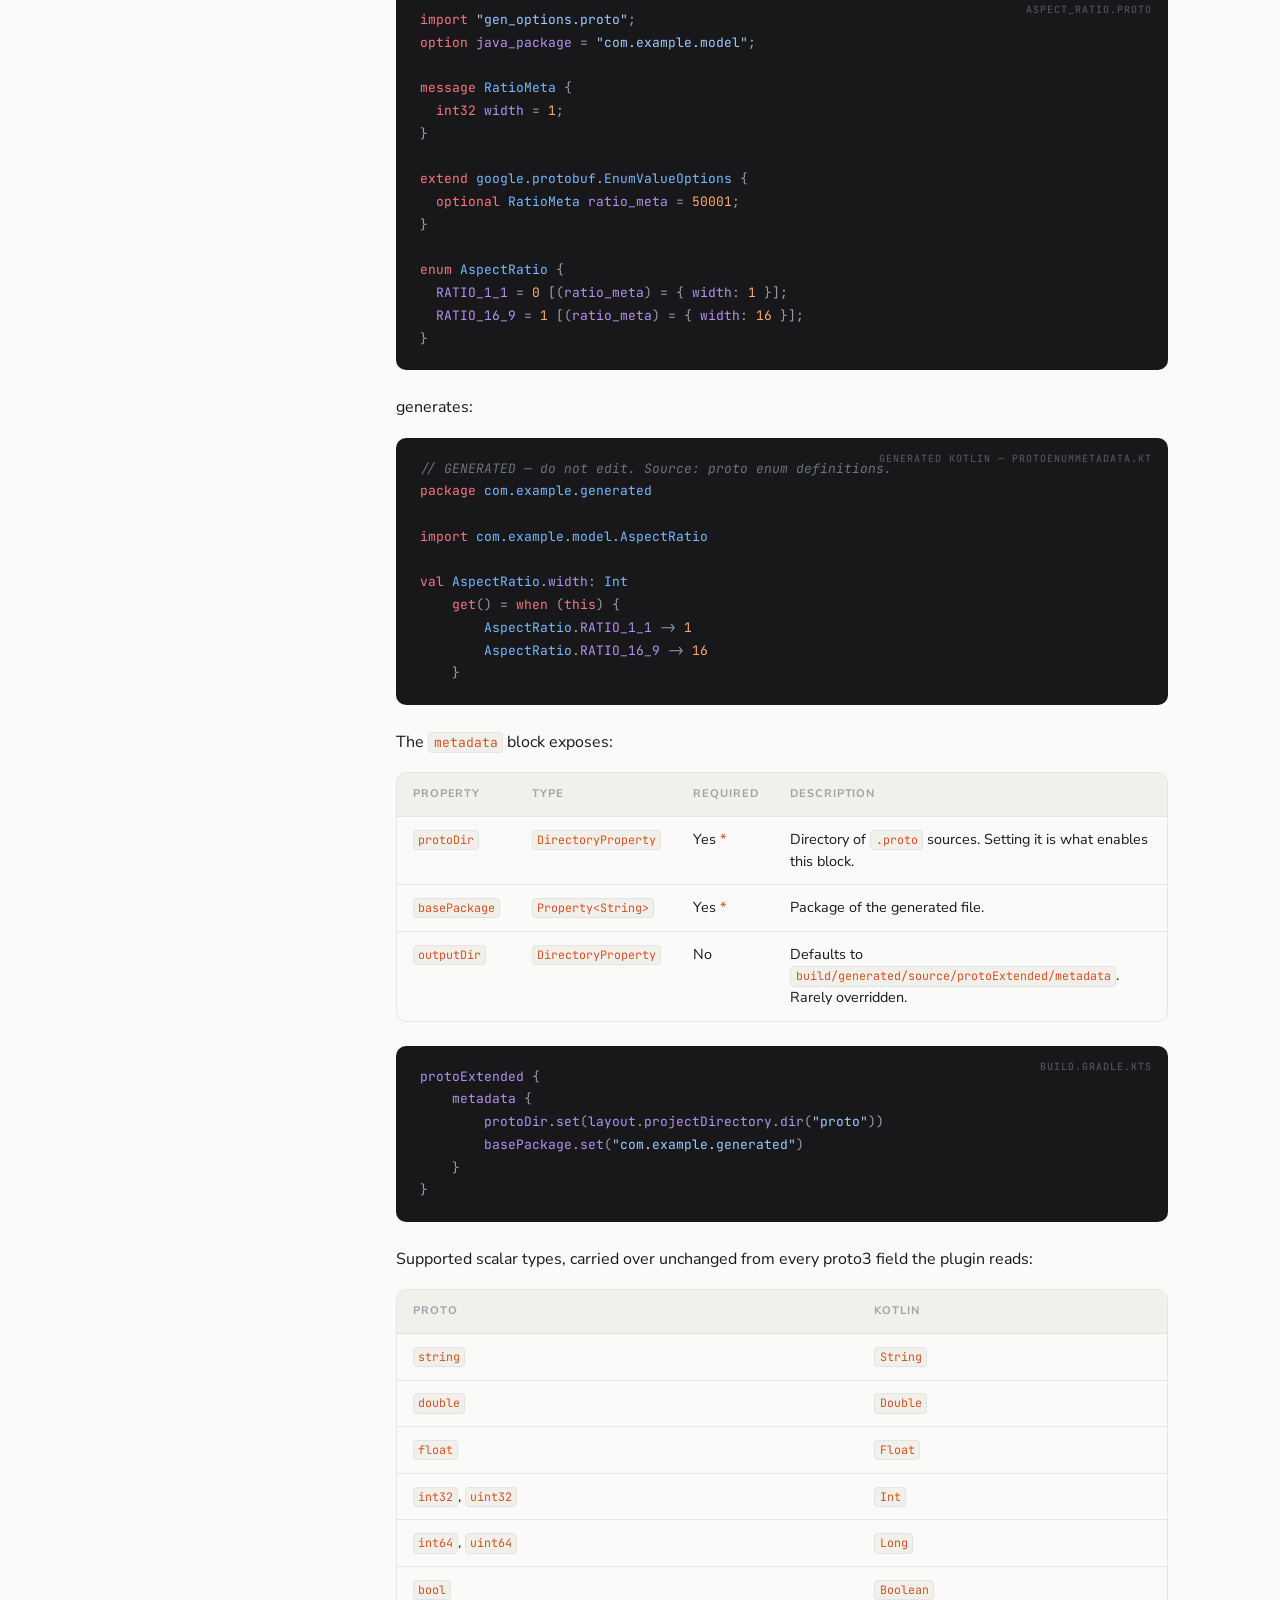
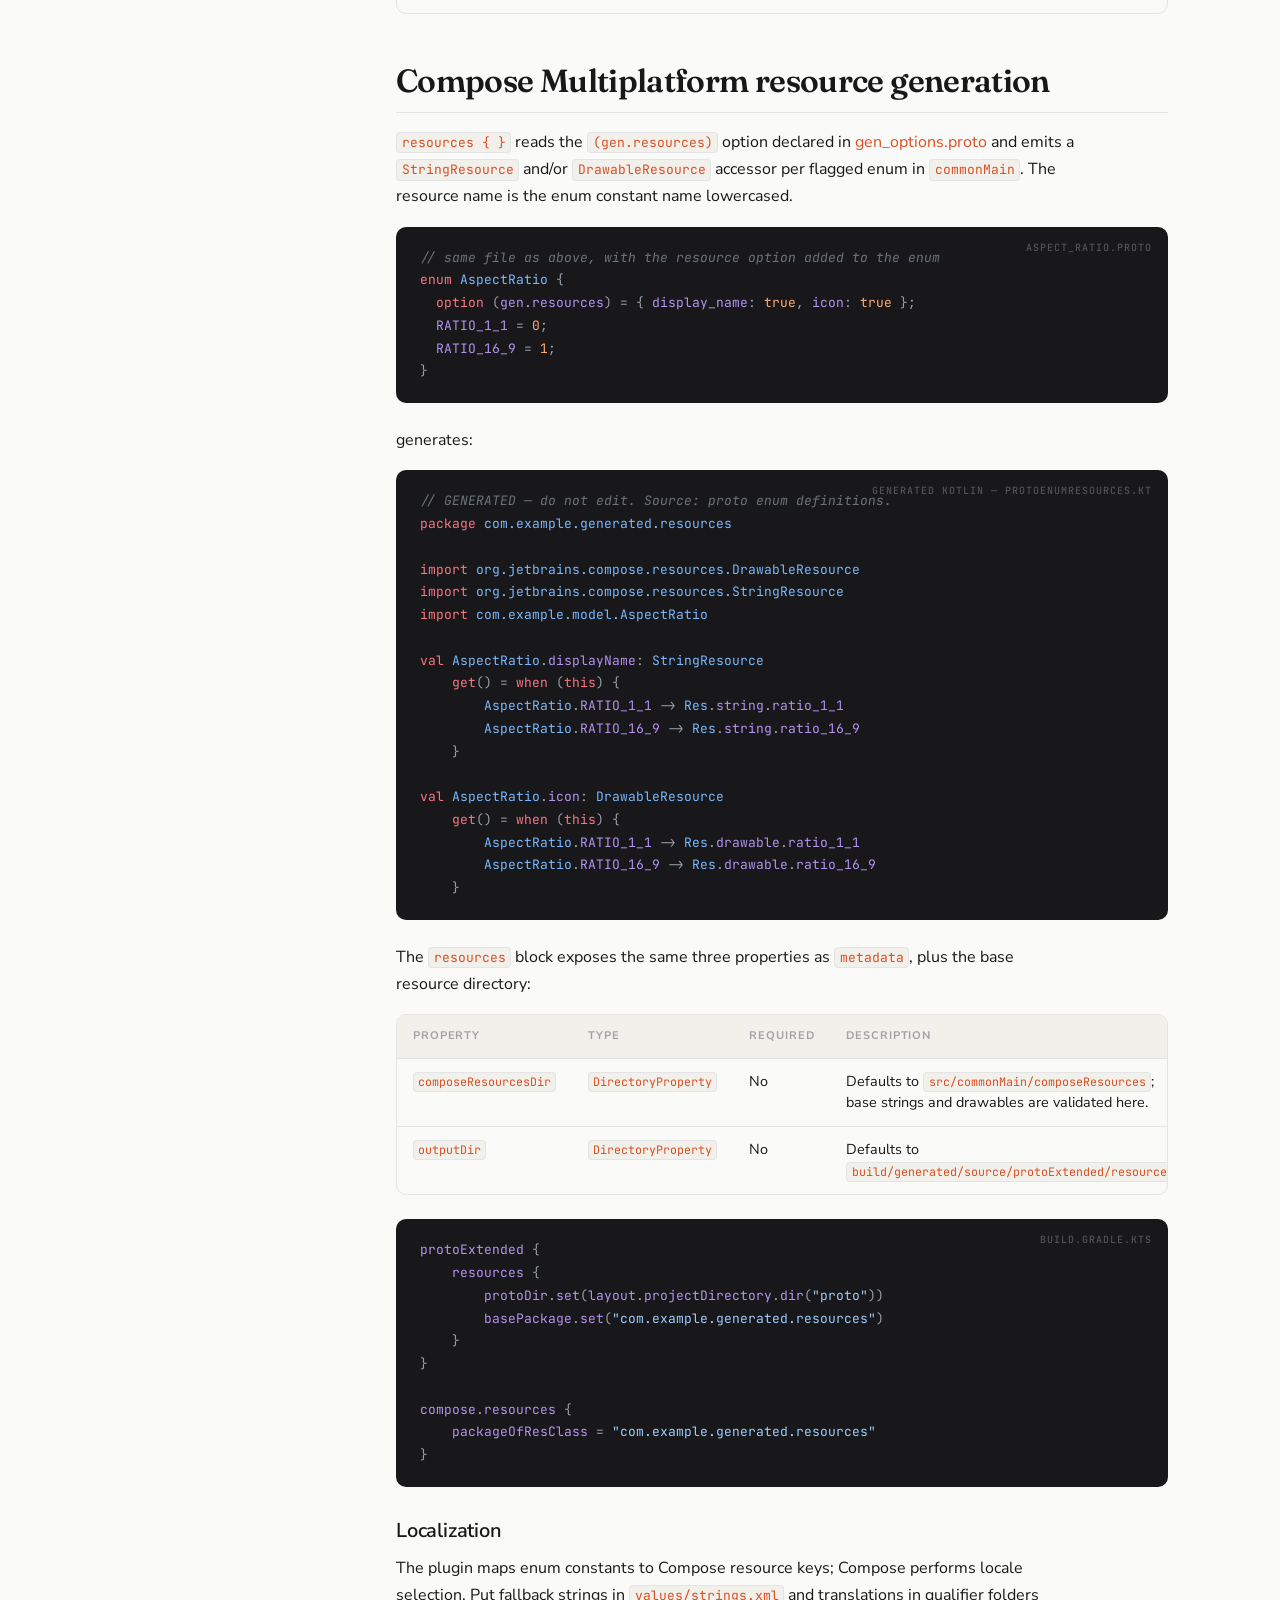
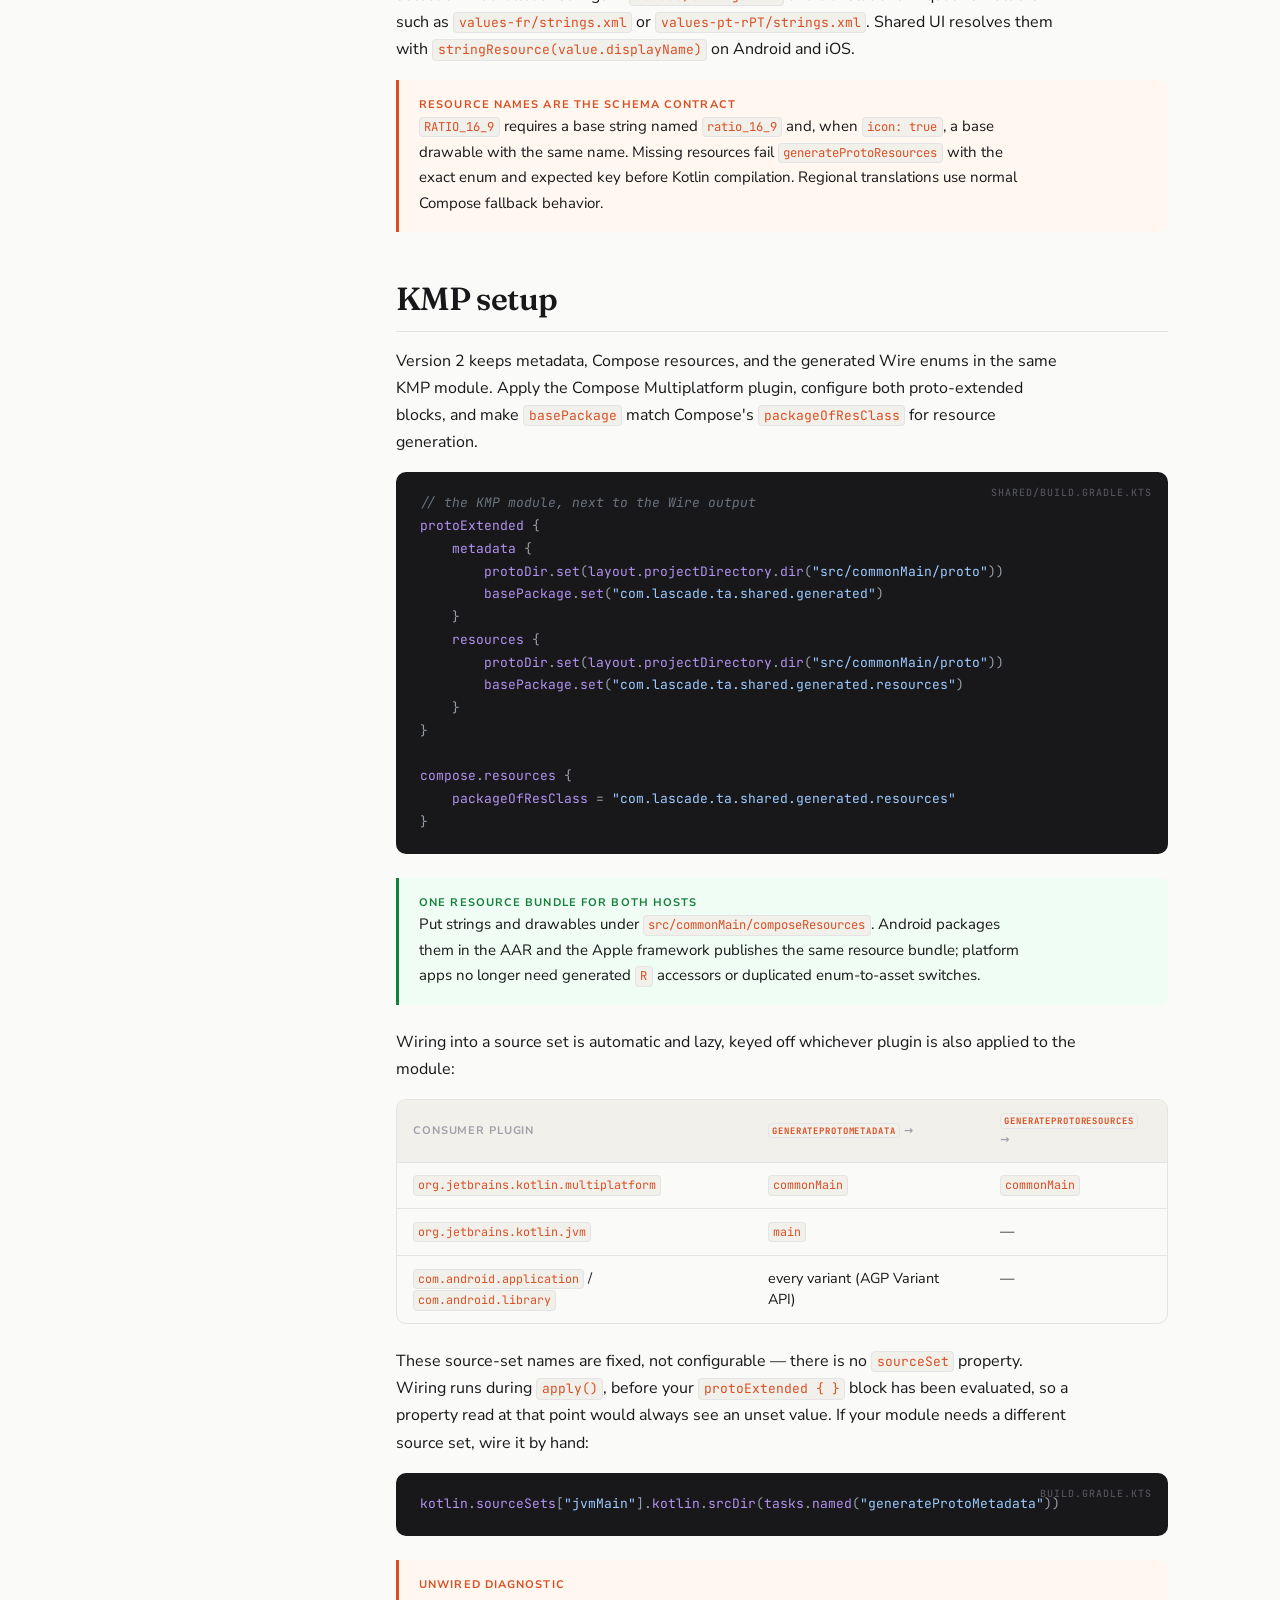
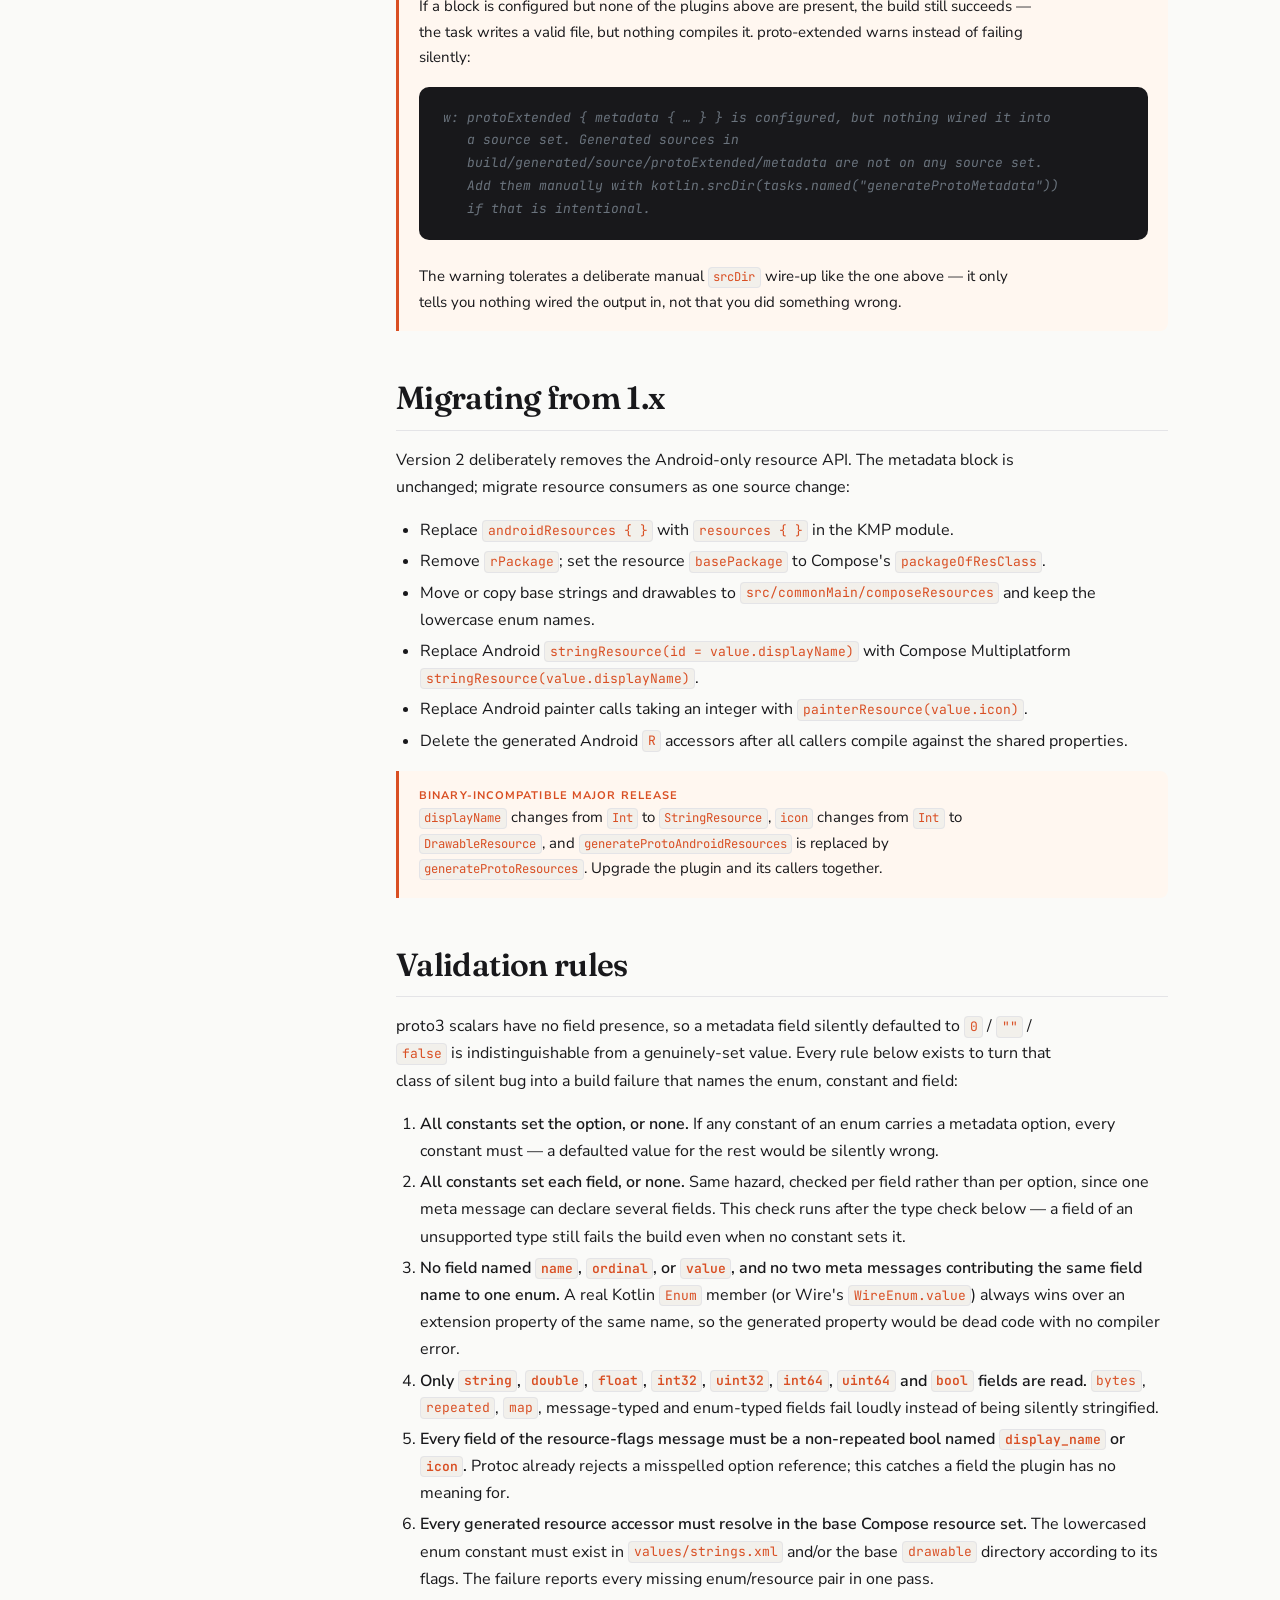
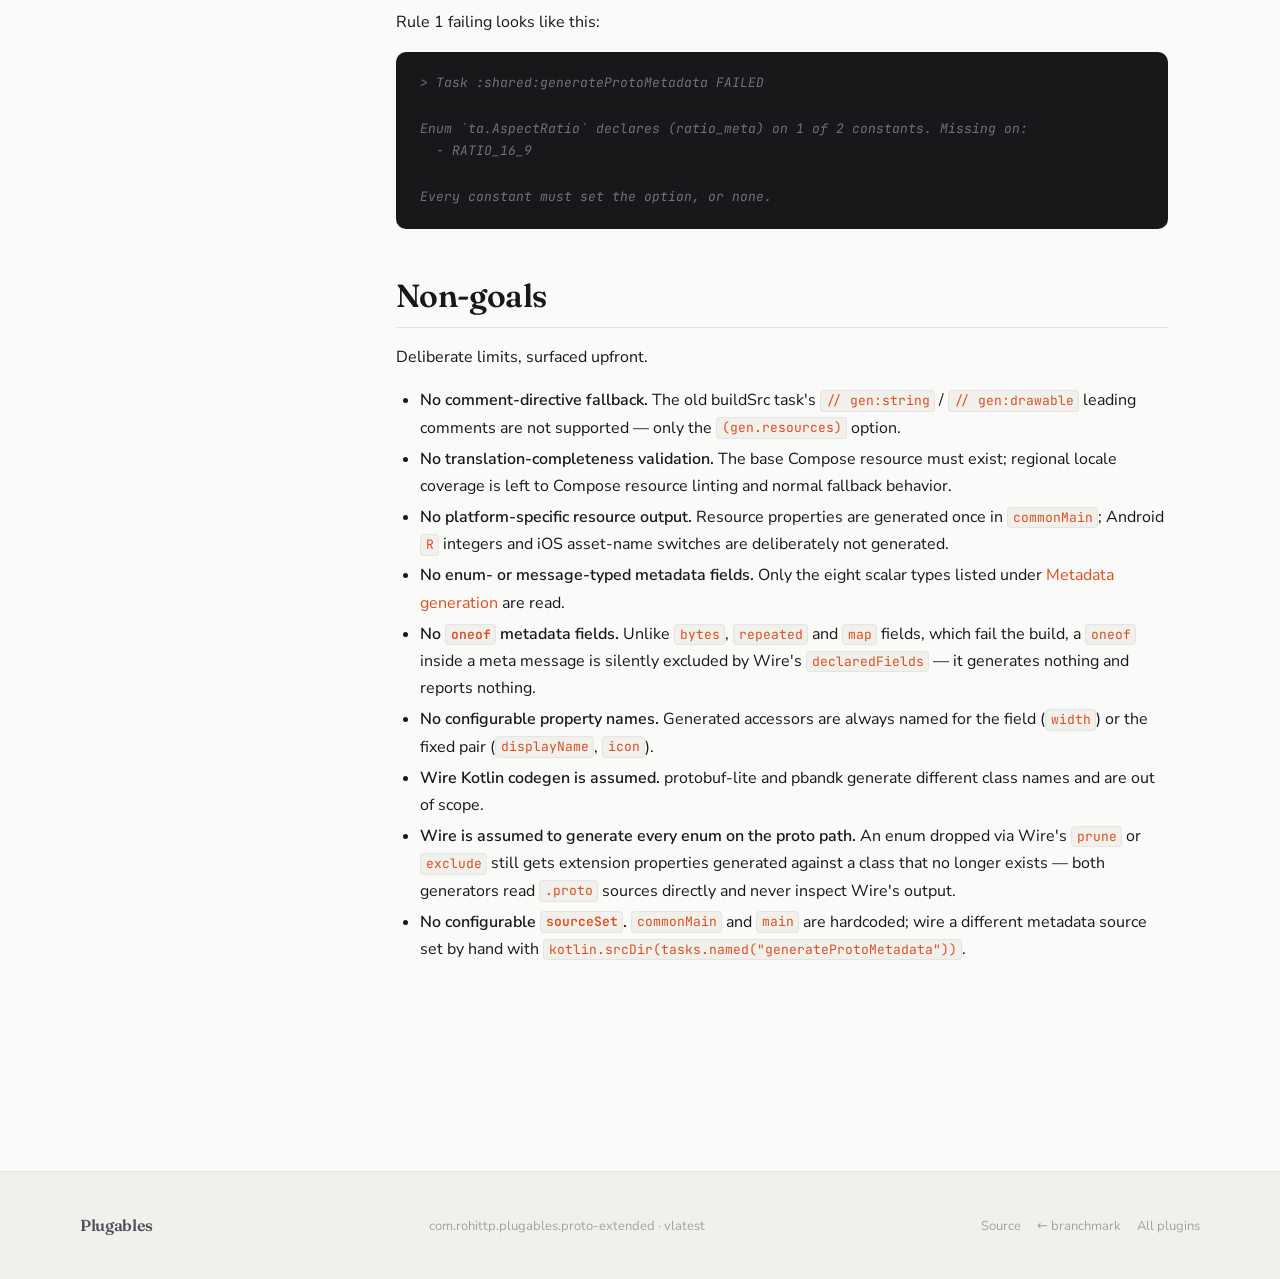
<file: docs/proto-extended.html>
<!DOCTYPE html>
<html lang="en">
<head>
  <meta charset="UTF-8" />
  <meta name="viewport" content="width=device-width, initial-scale=1.0" />
  <title>proto-extended Gradle Plugin — Plugables</title>
  <meta name="description" content="Generate typed Kotlin metadata and Compose Multiplatform StringResource/DrawableResource accessors from protobuf enum options." />
  <link rel="canonical" href="https://rohittp.com/plugables/proto-extended" />
  <link rel="icon" href="favicon.svg" type="image/svg+xml" />

  <!-- Open Graph -->
  <meta property="og:type" content="article" />
  <meta property="og:site_name" content="Plugables" />
  <meta property="og:title" content="proto-extended Gradle Plugin — Plugables" />
  <meta property="og:description" content="Generate typed Kotlin metadata and Compose Multiplatform StringResource/DrawableResource accessors from protobuf enum options." />
  <meta property="og:url" content="https://rohittp.com/plugables/proto-extended" />
  <meta property="og:image" content="https://rohittp.com/plugables/og-image.png" />
  <meta property="og:image:width" content="1200" />
  <meta property="og:image:height" content="630" />

  <!-- Twitter Card -->
  <meta name="twitter:card" content="summary_large_image" />
  <meta name="twitter:title" content="proto-extended Gradle Plugin — Plugables" />
  <meta name="twitter:description" content="Generate typed Kotlin metadata and Compose Multiplatform StringResource/DrawableResource accessors from protobuf enum options." />
  <meta name="twitter:image" content="https://rohittp.com/plugables/og-image.png" />

  <link rel="stylesheet" href="style.css" />

  <!-- Structured Data -->
  <script type="application/ld+json">
  {
    "@context": "https://schema.org",
    "@graph": [
      {
        "@type": "TechArticle",
        "headline": "proto-extended Gradle Plugin",
        "description": "Generate Kotlin metadata and Compose Multiplatform resource accessors from protobuf enum options.",
        "url": "https://rohittp.com/plugables/proto-extended",
        "datePublished": "2026-08-09",
        "author": { "@type": "Person", "name": "Rohit T P", "url": "https://rohittp.com" },
        "publisher": { "@type": "Person", "name": "Rohit T P", "url": "https://rohittp.com" }
      },
      {
        "@type": "BreadcrumbList",
        "itemListElement": [
          { "@type": "ListItem", "position": 1, "name": "Plugables", "item": "https://rohittp.com/plugables/" },
          { "@type": "ListItem", "position": 2, "name": "proto-extended", "item": "https://rohittp.com/plugables/proto-extended" }
        ]
      }
    ]
  }
  </script>
</head>
<body>

<!-- ─── Navigation ─────────────────────────────────────────── -->
<nav class="site-nav">
  <div class="nav-inner">
    <a href="index" class="nav-brand">Plugables</a>
    <div class="nav-links">
      <a href="viewmodel-stub">viewmodel-stub</a>
      <a href="typed-events">typed-events</a>
      <a href="codeview">codeview</a>
      <a href="auto-assert">auto-assert</a>
      <a href="branchmark">branchmark</a>
      <a href="proto-extended">proto-extended</a>
      <a href="https://github.com/rohittp0/plugables" class="nav-github" target="_blank" rel="noopener noreferrer">GitHub ↗</a>
    </div>
  </div>
</nav>

<div class="page-layout">

  <!-- ─── Sidebar ──────────────────────────────────────────── -->
  <aside class="sidebar">
    <nav class="toc">
      <p class="toc-title">On this page</p>
      <ul>
        <li><a href="#overview">Overview</a></li>
        <li><a href="#installation">Installation</a></li>
        <li><a href="#gen-options">Declaring resource flags</a></li>
        <li><a href="#metadata">Metadata generation</a></li>
        <li><a href="#compose-resources">Compose resource generation</a></li>
        <li><a href="#configuration">KMP setup</a></li>
        <li><a href="#migration">Migrating from 1.x</a></li>
        <li><a href="#validation">Validation rules</a></li>
        <li><a href="#non-goals">Non-goals</a></li>
      </ul>
    </nav>
  </aside>

  <!-- ─── Content ──────────────────────────────────────────── -->
  <main class="content">

    <div class="breadcrumb">
      <a href="index">Plugables</a>
      <span class="breadcrumb-sep">/</span>
      proto-extended
    </div>

    <header class="page-header">
      <h1>proto-extended</h1>
      <div class="page-badges">
        <span class="badge badge-version">v<span data-plugin-version="proto-extended">latest</span></span>
        <span class="badge badge-platform">Multiplatform</span>
        <span class="badge badge-kotlin">Kotlin</span>
      </div>
      <p class="page-lead">
        Reads a directory of <code>.proto</code> files and turns custom enum
        options into real Kotlin: typed metadata extension properties for
        <code>commonMain</code>, and Compose Multiplatform
        <code>StringResource</code> / <code>DrawableResource</code> accessors
        usable by shared UI on Android and iOS. One proto enum becomes the
        shared source of truth for behavior, localized labels, and icons.
      </p>
    </header>

    <!-- ─── Overview ─────────────────────────────────────── -->
    <section id="overview" class="doc-section">
      <h2>Overview</h2>
      <p>
        Wire's Kotlin generator turns proto enums into plain Kotlin enums, but
        the custom options riding alongside them — per-constant metadata,
        per-enum resource flags — stay unread. Someone still has to look up
        <code>width</code>, <code>Res.string.ratio_1_1</code>, or
        <code>Res.drawable.ratio_1_1</code> by hand, or trust a hand-rolled task
        that silently defaults a missing value instead of failing.
      </p>
      <p>
        <strong>proto-extended</strong> reads those options directly from your
        <code>.proto</code> sources and generates the properties for you, with
        strict metadata and base-resource validation that fails the build —
        naming the enum, constant and field or resource — instead of shipping
        a silently wrong value.
      </p>

      <div class="table-wrap">
        <table>
          <thead>
            <tr><th>Block</th><th>Task</th><th>Output file</th><th>Runs in</th></tr>
          </thead>
          <tbody>
            <tr>
              <td><code>metadata { }</code></td>
              <td><code>generateProtoMetadata</code></td>
              <td><code>ProtoEnumMetadata.kt</code></td>
              <td>any module — pure Kotlin, wired into <code>commonMain</code> / <code>main</code></td>
            </tr>
            <tr>
              <td><code>resources { }</code></td>
              <td><code>generateProtoResources</code></td>
              <td><code>ProtoEnumResources.kt</code></td>
              <td>KMP module — pure Compose resources, wired into <code>commonMain</code></td>
            </tr>
          </tbody>
        </table>
      </div>

      <div class="feature-grid">
        <div class="feature-item">
          <strong>Shared resource types</strong>
          <p>Generated labels and icons return Compose resource objects, never Android <code>R</code> integers.</p>
        </div>
        <div class="feature-item">
          <strong>NO-SOURCE by default</strong>
          <p>An unconfigured block's task reports <code>NO-SOURCE</code> and is skipped. No "must configure both" trap.</p>
        </div>
        <div class="feature-item">
          <strong>Fails loudly on drift</strong>
          <p>Metadata and base-resource validation turn silent drift into build failures naming the enum and constant.</p>
        </div>
        <div class="feature-item">
          <strong>Deterministic output</strong>
          <p>Enums sorted by qualified name, imports sorted — reordering unrelated protos never busts the build cache.</p>
        </div>
        <div class="feature-item">
          <strong>Configuration cache compatible</strong>
          <p>Neither task references <code>Project</code> at execution time.</p>
        </div>
      </div>
    </section>

    <!-- ─── Installation ─────────────────────────────────── -->
    <section id="installation" class="doc-section">
      <h2>Installation</h2>
      <p>Add the Plugables Maven repository to <code>settings.gradle.kts</code>:</p>

      <div class="code-wrap">
        <span class="code-lang">settings.gradle.kts</span>
        <pre><code><span class="fn">pluginManagement</span> <span class="op">{</span>
    <span class="fn">repositories</span> <span class="op">{</span>
        <span class="fn">maven</span><span class="op">(</span><span class="st">"https://maven.rohittp.com"</span><span class="op">)</span>
        <span class="fn">mavenCentral</span><span class="op">()</span>
        <span class="fn">gradlePluginPortal</span><span class="op">()</span>
    <span class="op">}</span>
<span class="op">}</span></code></pre>
      </div>

      <p>Then apply the plugin in whichever module needs it:</p>

      <div class="code-wrap">
        <span class="code-lang">build.gradle.kts</span>
        <pre><code><span class="fn">plugins</span> <span class="op">{</span>
        <span class="k">id</span><span class="op">(</span><span class="st">"com.rohittp.plugables.proto-extended"</span><span class="op">)</span> <span class="k">version</span> <span class="st">"<span data-plugin-version="proto-extended">latest</span>"</span>
<span class="op">}</span></code></pre>
      </div>

      <p>
        Applying the plugin registers both <code>generateProtoMetadata</code>
        and <code>generateProtoResources</code> unconditionally, in
        every module. Neither runs until its block sets a
        <code>protoDir</code> — the unconfigured one reports
        <code>NO-SOURCE</code> and costs nothing.
      </p>

      <div class="callout">
        <p class="callout-title">Automatic wiring needs a recognised plugin</p>
        <p>
          Generated sources are wired into a source set automatically only
          when Kotlin Multiplatform, Kotlin JVM, or an Android plugin is also
          applied to the module — see
          <a href="#configuration">KMP setup</a>. Compose resources require
          Kotlin Multiplatform; metadata also supports Kotlin/JVM and Android.
          Without one of those,
          the block still generates a valid <code>.kt</code> file, but a build
          warning tells you it isn't on any source set.
        </p>
      </div>
    </section>

    <!-- ─── Declaring resource flags ─────────────────────── -->
    <section id="gen-options" class="doc-section">
      <h2>Declaring resource flags</h2>
      <p>
        <code>resources { }</code> decides which enums get generated
        accessors by reading a custom
        <code>extend google.protobuf.EnumOptions</code> field — not a leading
        comment. A comment is invisible to protoc and validated by nothing;
        a typo in a custom option is a schema-linker error naming the file and
        line instead of a silent no-op.
      </p>
      <p>
        Declare the extension once per proto source tree, in a file every
        enum-bearing proto imports:
      </p>

      <div class="code-wrap">
        <span class="code-lang">gen_options.proto</span>
        <pre><code><span class="k">syntax</span> <span class="op">=</span> <span class="st">"proto3"</span><span class="op">;</span>
<span class="k">package</span> <span class="ty">gen</span><span class="op">;</span>
<span class="k">import</span> <span class="st">"google/protobuf/descriptor.proto"</span><span class="op">;</span>

<span class="k">message</span> <span class="ty">ResourceGen</span> <span class="op">{</span>
  <span class="k">bool</span> <span class="fn">display_name</span> <span class="op">=</span> <span class="nm">1</span><span class="op">;</span>
  <span class="k">bool</span> <span class="fn">icon</span> <span class="op">=</span> <span class="nm">2</span><span class="op">;</span>
<span class="op">}</span>

<span class="k">extend</span> <span class="ty">google.protobuf.EnumOptions</span> <span class="op">{</span>
  <span class="k">optional</span> <span class="ty">ResourceGen</span> <span class="fn">resources</span> <span class="op">=</span> <span class="nm">50100</span><span class="op">;</span>
<span class="op">}</span></code></pre>
      </div>

      <p>
        Flags are named for the <strong>generated Kotlin property</strong>
        (<code>display_name</code>, <code>icon</code>) rather than the Android
        resource folder (<code>string</code>, <code>drawable</code>) — the
        property name is the part that stays meaningful now that the plugin is
        multiplatform-aware. Field number <code>50100</code> only needs to be
        unique among extensions of <code>EnumOptions</code>; pick any unused
        number.
      </p>

      <div class="callout tip">
        <p class="callout-title">Extends EnumOptions, not EnumValueOptions</p>
        <p>
          <code>(gen.resources)</code> applies to the <strong>enum itself</strong>
          (<code>google.protobuf.EnumOptions</code>), unlike a metadata option
          such as <code>ratio_meta</code>, which applies to each
          <strong>constant</strong> (<code>google.protobuf.EnumValueOptions</code>).
          One option per enum, not per constant.
        </p>
      </div>
    </section>

    <!-- ─── Metadata generation ──────────────────────────── -->
    <section id="metadata" class="doc-section">
      <h2>Metadata generation</h2>
      <p>
        <code>metadata { }</code> walks every proto file, collects top-level
        and nested enums, and emits one flat extension property per field of
        any <code>extend google.protobuf.EnumValueOptions</code> message that
        appears on the enum's constants. The output is pure Kotlin — no
        Android import, compiles for every KMP target.
      </p>

      <div class="code-wrap">
        <span class="code-lang">aspect_ratio.proto</span>
        <pre><code><span class="k">import</span> <span class="st">"gen_options.proto"</span><span class="op">;</span>
<span class="k">option</span> <span class="fn">java_package</span> <span class="op">=</span> <span class="st">"com.example.model"</span><span class="op">;</span>

<span class="k">message</span> <span class="ty">RatioMeta</span> <span class="op">{</span>
  <span class="k">int32</span> <span class="fn">width</span> <span class="op">=</span> <span class="nm">1</span><span class="op">;</span>
<span class="op">}</span>

<span class="k">extend</span> <span class="ty">google.protobuf.EnumValueOptions</span> <span class="op">{</span>
  <span class="k">optional</span> <span class="ty">RatioMeta</span> <span class="fn">ratio_meta</span> <span class="op">=</span> <span class="nm">50001</span><span class="op">;</span>
<span class="op">}</span>

<span class="k">enum</span> <span class="ty">AspectRatio</span> <span class="op">{</span>
  <span class="fn">RATIO_1_1</span> <span class="op">=</span> <span class="nm">0</span> <span class="op">[(</span><span class="fn">ratio_meta</span><span class="op">) = {</span> <span class="fn">width</span><span class="op">:</span> <span class="nm">1</span> <span class="op">}];</span>
  <span class="fn">RATIO_16_9</span> <span class="op">=</span> <span class="nm">1</span> <span class="op">[(</span><span class="fn">ratio_meta</span><span class="op">) = {</span> <span class="fn">width</span><span class="op">:</span> <span class="nm">16</span> <span class="op">}];</span>
<span class="op">}</span></code></pre>
      </div>

      <p>generates:</p>

      <div class="code-wrap">
        <span class="code-lang">generated kotlin — ProtoEnumMetadata.kt</span>
        <pre><code><span class="cm">// GENERATED — do not edit. Source: proto enum definitions.</span>
<span class="k">package</span> <span class="ty">com.example.generated</span>

<span class="k">import</span> <span class="ty">com.example.model.AspectRatio</span>

<span class="k">val</span> <span class="ty">AspectRatio</span><span class="op">.</span><span class="fn">width</span><span class="op">:</span> <span class="ty">Int</span>
    <span class="k">get</span><span class="op">() = </span><span class="k">when</span> <span class="op">(</span><span class="k">this</span><span class="op">) {</span>
        <span class="ty">AspectRatio</span><span class="op">.</span><span class="fn">RATIO_1_1</span> <span class="op">-&gt;</span> <span class="nm">1</span>
        <span class="ty">AspectRatio</span><span class="op">.</span><span class="fn">RATIO_16_9</span> <span class="op">-&gt;</span> <span class="nm">16</span>
    <span class="op">}</span></code></pre>
      </div>

      <p>The <code>metadata</code> block exposes:</p>

      <div class="table-wrap">
        <table>
          <thead>
            <tr><th>Property</th><th>Type</th><th>Required</th><th>Description</th></tr>
          </thead>
          <tbody>
            <tr>
              <td><code>protoDir</code></td>
              <td><code>DirectoryProperty</code></td>
              <td class="required">Yes</td>
              <td>Directory of <code>.proto</code> sources. Setting it is what enables this block.</td>
            </tr>
            <tr>
              <td><code>basePackage</code></td>
              <td><code>Property&lt;String&gt;</code></td>
              <td class="required">Yes</td>
              <td>Package of the generated file.</td>
            </tr>
            <tr>
              <td><code>outputDir</code></td>
              <td><code>DirectoryProperty</code></td>
              <td>No</td>
              <td>Defaults to <code>build/generated/source/protoExtended/metadata</code>. Rarely overridden.</td>
            </tr>
          </tbody>
        </table>
      </div>

      <div class="code-wrap">
        <span class="code-lang">build.gradle.kts</span>
        <pre><code><span class="fn">protoExtended</span> <span class="op">{</span>
    <span class="fn">metadata</span> <span class="op">{</span>
        <span class="fn">protoDir</span><span class="op">.</span><span class="fn">set</span><span class="op">(</span><span class="fn">layout</span><span class="op">.</span><span class="fn">projectDirectory</span><span class="op">.</span><span class="fn">dir</span><span class="op">(</span><span class="st">"proto"</span><span class="op">))</span>
        <span class="fn">basePackage</span><span class="op">.</span><span class="fn">set</span><span class="op">(</span><span class="st">"com.example.generated"</span><span class="op">)</span>
    <span class="op">}</span>
<span class="op">}</span></code></pre>
      </div>

      <p>
        Supported scalar types, carried over unchanged from every proto3
        field the plugin reads:
      </p>

      <div class="table-wrap">
        <table>
          <thead><tr><th>Proto</th><th>Kotlin</th></tr></thead>
          <tbody>
            <tr><td><code>string</code></td><td><code>String</code></td></tr>
            <tr><td><code>double</code></td><td><code>Double</code></td></tr>
            <tr><td><code>float</code></td><td><code>Float</code></td></tr>
            <tr><td><code>int32</code>, <code>uint32</code></td><td><code>Int</code></td></tr>
            <tr><td><code>int64</code>, <code>uint64</code></td><td><code>Long</code></td></tr>
            <tr><td><code>bool</code></td><td><code>Boolean</code></td></tr>
          </tbody>
        </table>
      </div>
    </section>

    <!-- ─── Compose resource generation ──────────────────── -->
    <section id="compose-resources" class="doc-section">
      <h2>Compose Multiplatform resource generation</h2>
      <p>
        <code>resources { }</code> reads the <code>(gen.resources)</code>
        option declared in <a href="#gen-options">gen_options.proto</a> and
        emits a <code>StringResource</code> and/or <code>DrawableResource</code>
        accessor per flagged enum in <code>commonMain</code>. The resource name
        is the enum constant name lowercased.
      </p>

      <div class="code-wrap">
        <span class="code-lang">aspect_ratio.proto</span>
        <pre><code><span class="cm">// same file as above, with the resource option added to the enum</span>
<span class="k">enum</span> <span class="ty">AspectRatio</span> <span class="op">{</span>
  <span class="k">option</span> <span class="op">(</span><span class="fn">gen.resources</span><span class="op">) = {</span> <span class="fn">display_name</span><span class="op">:</span> <span class="nm">true</span><span class="op">,</span> <span class="fn">icon</span><span class="op">:</span> <span class="nm">true</span> <span class="op">};</span>
  <span class="fn">RATIO_1_1</span> <span class="op">=</span> <span class="nm">0</span><span class="op">;</span>
  <span class="fn">RATIO_16_9</span> <span class="op">=</span> <span class="nm">1</span><span class="op">;</span>
<span class="op">}</span></code></pre>
      </div>

      <p>generates:</p>

      <div class="code-wrap">
        <span class="code-lang">generated kotlin — ProtoEnumResources.kt</span>
        <pre><code><span class="cm">// GENERATED — do not edit. Source: proto enum definitions.</span>
<span class="k">package</span> <span class="ty">com.example.generated.resources</span>

<span class="k">import</span> <span class="ty">org.jetbrains.compose.resources.DrawableResource</span>
<span class="k">import</span> <span class="ty">org.jetbrains.compose.resources.StringResource</span>
<span class="k">import</span> <span class="ty">com.example.model.AspectRatio</span>

<span class="k">val</span> <span class="ty">AspectRatio</span><span class="op">.</span><span class="fn">displayName</span><span class="op">:</span> <span class="ty">StringResource</span>
    <span class="k">get</span><span class="op">() = </span><span class="k">when</span> <span class="op">(</span><span class="k">this</span><span class="op">) {</span>
        <span class="ty">AspectRatio</span><span class="op">.</span><span class="fn">RATIO_1_1</span> <span class="op">-&gt;</span> <span class="ty">Res</span><span class="op">.</span><span class="fn">string</span><span class="op">.</span><span class="fn">ratio_1_1</span>
        <span class="ty">AspectRatio</span><span class="op">.</span><span class="fn">RATIO_16_9</span> <span class="op">-&gt;</span> <span class="ty">Res</span><span class="op">.</span><span class="fn">string</span><span class="op">.</span><span class="fn">ratio_16_9</span>
    <span class="op">}</span>

<span class="k">val</span> <span class="ty">AspectRatio</span><span class="op">.</span><span class="fn">icon</span><span class="op">:</span> <span class="ty">DrawableResource</span>
    <span class="k">get</span><span class="op">() = </span><span class="k">when</span> <span class="op">(</span><span class="k">this</span><span class="op">) {</span>
        <span class="ty">AspectRatio</span><span class="op">.</span><span class="fn">RATIO_1_1</span> <span class="op">-&gt;</span> <span class="ty">Res</span><span class="op">.</span><span class="fn">drawable</span><span class="op">.</span><span class="fn">ratio_1_1</span>
        <span class="ty">AspectRatio</span><span class="op">.</span><span class="fn">RATIO_16_9</span> <span class="op">-&gt;</span> <span class="ty">Res</span><span class="op">.</span><span class="fn">drawable</span><span class="op">.</span><span class="fn">ratio_16_9</span>
    <span class="op">}</span></code></pre>
      </div>

      <p>The <code>resources</code> block exposes the same three properties as
      <code>metadata</code>, plus the base resource directory:</p>

      <div class="table-wrap">
        <table>
          <thead>
            <tr><th>Property</th><th>Type</th><th>Required</th><th>Description</th></tr>
          </thead>
          <tbody>
            <tr>
              <td><code>composeResourcesDir</code></td>
              <td><code>DirectoryProperty</code></td>
              <td>No</td>
              <td>Defaults to <code>src/commonMain/composeResources</code>; base strings and drawables are validated here.</td>
            </tr>
            <tr>
              <td><code>outputDir</code></td>
              <td><code>DirectoryProperty</code></td>
              <td>No</td>
              <td>Defaults to <code>build/generated/source/protoExtended/resources</code>.</td>
            </tr>
          </tbody>
        </table>
      </div>

      <div class="code-wrap">
        <span class="code-lang">build.gradle.kts</span>
        <pre><code><span class="fn">protoExtended</span> <span class="op">{</span>
    <span class="fn">resources</span> <span class="op">{</span>
        <span class="fn">protoDir</span><span class="op">.</span><span class="fn">set</span><span class="op">(</span><span class="fn">layout</span><span class="op">.</span><span class="fn">projectDirectory</span><span class="op">.</span><span class="fn">dir</span><span class="op">(</span><span class="st">"proto"</span><span class="op">))</span>
        <span class="fn">basePackage</span><span class="op">.</span><span class="fn">set</span><span class="op">(</span><span class="st">"com.example.generated.resources"</span><span class="op">)</span>
    <span class="op">}</span>
<span class="op">}</span>

<span class="fn">compose</span><span class="op">.</span><span class="fn">resources</span> <span class="op">{</span>
    <span class="fn">packageOfResClass</span> <span class="op">=</span> <span class="st">"com.example.generated.resources"</span>
<span class="op">}</span></code></pre>
      </div>

      <h3>Localization</h3>
      <p>
        The plugin maps enum constants to Compose resource keys; Compose
        performs locale selection. Put fallback strings in
        <code>values/strings.xml</code> and translations in qualifier folders
        such as <code>values-fr/strings.xml</code> or
        <code>values-pt-rPT/strings.xml</code>. Shared UI resolves them with
        <code>stringResource(value.displayName)</code> on Android and iOS.
      </p>

      <div class="callout">
        <p class="callout-title">Resource names are the schema contract</p>
        <p>
          <code>RATIO_16_9</code> requires a base string named
          <code>ratio_16_9</code> and, when <code>icon: true</code>, a base
          drawable with the same name. Missing resources fail
          <code>generateProtoResources</code> with the exact enum and expected
          key before Kotlin compilation. Regional translations use normal
          Compose fallback behavior.
        </p>
      </div>
    </section>

    <!-- ─── KMP setup ────────────────────────────────────── -->
    <section id="configuration" class="doc-section">
      <h2>KMP setup</h2>
      <p>
        Version 2 keeps metadata, Compose resources, and the generated Wire
        enums in the same KMP module. Apply the Compose Multiplatform plugin,
        configure both proto-extended blocks, and make
        <code>basePackage</code> match Compose's
        <code>packageOfResClass</code> for resource generation.
      </p>

      <div class="code-wrap">
        <span class="code-lang">shared/build.gradle.kts</span>
        <pre><code><span class="cm">// the KMP module, next to the Wire output</span>
<span class="fn">protoExtended</span> <span class="op">{</span>
    <span class="fn">metadata</span> <span class="op">{</span>
        <span class="fn">protoDir</span><span class="op">.</span><span class="fn">set</span><span class="op">(</span><span class="fn">layout</span><span class="op">.</span><span class="fn">projectDirectory</span><span class="op">.</span><span class="fn">dir</span><span class="op">(</span><span class="st">"src/commonMain/proto"</span><span class="op">))</span>
        <span class="fn">basePackage</span><span class="op">.</span><span class="fn">set</span><span class="op">(</span><span class="st">"com.lascade.ta.shared.generated"</span><span class="op">)</span>
    <span class="op">}</span>
    <span class="fn">resources</span> <span class="op">{</span>
        <span class="fn">protoDir</span><span class="op">.</span><span class="fn">set</span><span class="op">(</span><span class="fn">layout</span><span class="op">.</span><span class="fn">projectDirectory</span><span class="op">.</span><span class="fn">dir</span><span class="op">(</span><span class="st">"src/commonMain/proto"</span><span class="op">))</span>
        <span class="fn">basePackage</span><span class="op">.</span><span class="fn">set</span><span class="op">(</span><span class="st">"com.lascade.ta.shared.generated.resources"</span><span class="op">)</span>
    <span class="op">}</span>
<span class="op">}</span>

<span class="fn">compose</span><span class="op">.</span><span class="fn">resources</span> <span class="op">{</span>
    <span class="fn">packageOfResClass</span> <span class="op">=</span> <span class="st">"com.lascade.ta.shared.generated.resources"</span>
<span class="op">}</span></code></pre>
      </div>

      <div class="callout tip">
        <p class="callout-title">One resource bundle for both hosts</p>
        <p>
          Put strings and drawables under
          <code>src/commonMain/composeResources</code>. Android packages them in
          the AAR and the Apple framework publishes the same resource bundle;
          platform apps no longer need generated <code>R</code> accessors or
          duplicated enum-to-asset switches.
        </p>
      </div>

      <p>
        Wiring into a source set is automatic and lazy, keyed off whichever
        plugin is also applied to the module:
      </p>

      <div class="table-wrap">
        <table>
          <thead>
            <tr><th>Consumer plugin</th><th><code>generateProtoMetadata</code> →</th><th><code>generateProtoResources</code> →</th></tr>
          </thead>
          <tbody>
            <tr><td><code>org.jetbrains.kotlin.multiplatform</code></td><td><code>commonMain</code></td><td><code>commonMain</code></td></tr>
            <tr><td><code>org.jetbrains.kotlin.jvm</code></td><td><code>main</code></td><td>—</td></tr>
            <tr><td><code>com.android.application</code> / <code>com.android.library</code></td><td>every variant (AGP Variant API)</td><td>—</td></tr>
          </tbody>
        </table>
      </div>

      <p>
        These source-set names are fixed, not configurable — there is no
        <code>sourceSet</code> property. Wiring runs during <code>apply()</code>,
        before your <code>protoExtended { }</code> block has been evaluated, so
        a property read at that point would always see an unset value. If your
        module needs a different source set, wire it by hand:
      </p>

      <div class="code-wrap">
        <span class="code-lang">build.gradle.kts</span>
        <pre><code><span class="fn">kotlin</span><span class="op">.</span><span class="fn">sourceSets</span><span class="op">[</span><span class="st">"jvmMain"</span><span class="op">].</span><span class="fn">kotlin</span><span class="op">.</span><span class="fn">srcDir</span><span class="op">(</span><span class="fn">tasks</span><span class="op">.</span><span class="fn">named</span><span class="op">(</span><span class="st">"generateProtoMetadata"</span><span class="op">))</span></code></pre>
      </div>

      <div class="callout">
        <p class="callout-title">Unwired diagnostic</p>
        <p>
          If a block is configured but none of the plugins above are present,
          the build still succeeds — the task writes a valid file, but nothing
          compiles it. proto-extended warns instead of failing silently:
        </p>
        <pre><code><span class="cm">w: protoExtended { metadata { … } } is configured, but nothing wired it into
   a source set. Generated sources in
   build/generated/source/protoExtended/metadata are not on any source set.
   Add them manually with kotlin.srcDir(tasks.named("generateProtoMetadata"))
   if that is intentional.</span></code></pre>
        <p>
          The warning tolerates a deliberate manual <code>srcDir</code> wire-up
          like the one above — it only tells you nothing wired the output in,
          not that you did something wrong.
        </p>
      </div>
    </section>

    <!-- ─── Migration ────────────────────────────────────── -->
    <section id="migration" class="doc-section">
      <h2>Migrating from 1.x</h2>
      <p>
        Version 2 deliberately removes the Android-only resource API. The
        metadata block is unchanged; migrate resource consumers as one source
        change:
      </p>
      <ul>
        <li>Replace <code>androidResources { }</code> with <code>resources { }</code> in the KMP module.</li>
        <li>Remove <code>rPackage</code>; set the resource <code>basePackage</code> to Compose's <code>packageOfResClass</code>.</li>
        <li>Move or copy base strings and drawables to <code>src/commonMain/composeResources</code> and keep the lowercase enum names.</li>
        <li>Replace Android <code>stringResource(id = value.displayName)</code> with Compose Multiplatform <code>stringResource(value.displayName)</code>.</li>
        <li>Replace Android painter calls taking an integer with <code>painterResource(value.icon)</code>.</li>
        <li>Delete the generated Android <code>R</code> accessors after all callers compile against the shared properties.</li>
      </ul>
      <div class="callout">
        <p class="callout-title">Binary-incompatible major release</p>
        <p>
          <code>displayName</code> changes from <code>Int</code> to
          <code>StringResource</code>, <code>icon</code> changes from
          <code>Int</code> to <code>DrawableResource</code>, and
          <code>generateProtoAndroidResources</code> is replaced by
          <code>generateProtoResources</code>. Upgrade the plugin and its callers
          together.
        </p>
      </div>
    </section>

    <!-- ─── Validation rules ─────────────────────────────── -->
    <section id="validation" class="doc-section">
      <h2>Validation rules</h2>
      <p>
        proto3 scalars have no field presence, so a metadata field silently
        defaulted to <code>0</code> / <code>""</code> / <code>false</code> is
        indistinguishable from a genuinely-set value. Every rule below exists
        to turn that class of silent bug into a build failure that names the
        enum, constant and field:
      </p>

      <ol>
        <li>
          <strong>All constants set the option, or none.</strong> If any
          constant of an enum carries a metadata option, every constant must —
          a defaulted value for the rest would be silently wrong.
        </li>
        <li>
          <strong>All constants set each field, or none.</strong> Same hazard,
          checked per field rather than per option, since one meta message can
          declare several fields. This check runs after the type check below —
          a field of an unsupported type still fails the build even when no
          constant sets it.
        </li>
        <li>
          <strong>No field named <code>name</code>, <code>ordinal</code>, or
          <code>value</code>, and no two meta messages contributing the same
          field name to one enum.</strong> A real Kotlin <code>Enum</code>
          member (or Wire's <code>WireEnum.value</code>) always wins over an
          extension property of the same name, so the generated property
          would be dead code with no compiler error.
        </li>
        <li>
          <strong>Only <code>string</code>, <code>double</code>,
          <code>float</code>, <code>int32</code>, <code>uint32</code>,
          <code>int64</code>, <code>uint64</code> and <code>bool</code> fields
          are read.</strong> <code>bytes</code>, <code>repeated</code>,
          <code>map</code>, message-typed and enum-typed fields fail loudly
          instead of being silently stringified.
        </li>
        <li>
          <strong>Every field of the resource-flags message must be a
          non-repeated bool named <code>display_name</code> or
          <code>icon</code>.</strong> Protoc already rejects a misspelled
          option reference; this catches a field the plugin has no meaning
          for.
        </li>
        <li>
          <strong>Every generated resource accessor must resolve in the base
          Compose resource set.</strong> The lowercased enum constant must exist
          in <code>values/strings.xml</code> and/or the base
          <code>drawable</code> directory according to its flags. The failure
          reports every missing enum/resource pair in one pass.
        </li>
      </ol>

      <p>Rule 1 failing looks like this:</p>

      <pre><code><span class="cm">&gt; Task :shared:generateProtoMetadata FAILED

Enum `ta.AspectRatio` declares (ratio_meta) on 1 of 2 constants. Missing on:
  - RATIO_16_9

Every constant must set the option, or none.</span></code></pre>
    </section>

    <!-- ─── Non-goals ─────────────────────────────────────── -->
    <section id="non-goals" class="doc-section">
      <h2>Non-goals</h2>
      <p>Deliberate limits, surfaced upfront.</p>

      <ul>
        <li><strong>No comment-directive fallback.</strong> The old buildSrc task's <code>// gen:string</code> / <code>// gen:drawable</code> leading comments are not supported — only the <code>(gen.resources)</code> option.</li>
        <li><strong>No translation-completeness validation.</strong> The base Compose resource must exist; regional locale coverage is left to Compose resource linting and normal fallback behavior.</li>
        <li><strong>No platform-specific resource output.</strong> Resource properties are generated once in <code>commonMain</code>; Android <code>R</code> integers and iOS asset-name switches are deliberately not generated.</li>
        <li><strong>No enum- or message-typed metadata fields.</strong> Only the eight scalar types listed under <a href="#metadata">Metadata generation</a> are read.</li>
        <li><strong>No <code>oneof</code> metadata fields.</strong> Unlike <code>bytes</code>, <code>repeated</code> and <code>map</code> fields, which fail the build, a <code>oneof</code> inside a meta message is silently excluded by Wire's <code>declaredFields</code> — it generates nothing and reports nothing.</li>
        <li><strong>No configurable property names.</strong> Generated accessors are always named for the field (<code>width</code>) or the fixed pair (<code>displayName</code>, <code>icon</code>).</li>
        <li><strong>Wire Kotlin codegen is assumed.</strong> protobuf-lite and pbandk generate different class names and are out of scope.</li>
        <li><strong>Wire is assumed to generate every enum on the proto path.</strong> An enum dropped via Wire's <code>prune</code> or <code>exclude</code> still gets extension properties generated against a class that no longer exists — both generators read <code>.proto</code> sources directly and never inspect Wire's output.</li>
        <li><strong>No configurable <code>sourceSet</code>.</strong> <code>commonMain</code> and <code>main</code> are hardcoded; wire a different metadata source set by hand with <code>kotlin.srcDir(tasks.named("generateProtoMetadata"))</code>.</li>
      </ul>
    </section>

  </main>
</div>

<!-- ─── Footer ──────────────────────────────────────────────── -->
<footer class="site-footer">
  <div class="footer-inner">
    <a href="index" class="footer-brand">Plugables</a>
    <span class="footer-meta">com.rohittp.plugables.proto-extended · v<span data-plugin-version="proto-extended">latest</span></span>
    <div class="footer-links">
      <a href="https://github.com/rohittp0/plugables/tree/main/proto-extended" target="_blank" rel="noopener noreferrer">Source</a>
      <a href="branchmark">← branchmark</a>
      <a href="index">All plugins</a>
    </div>
  </div>
</footer>

<script src="versions.js" defer></script>
</body>
</html>
</file>
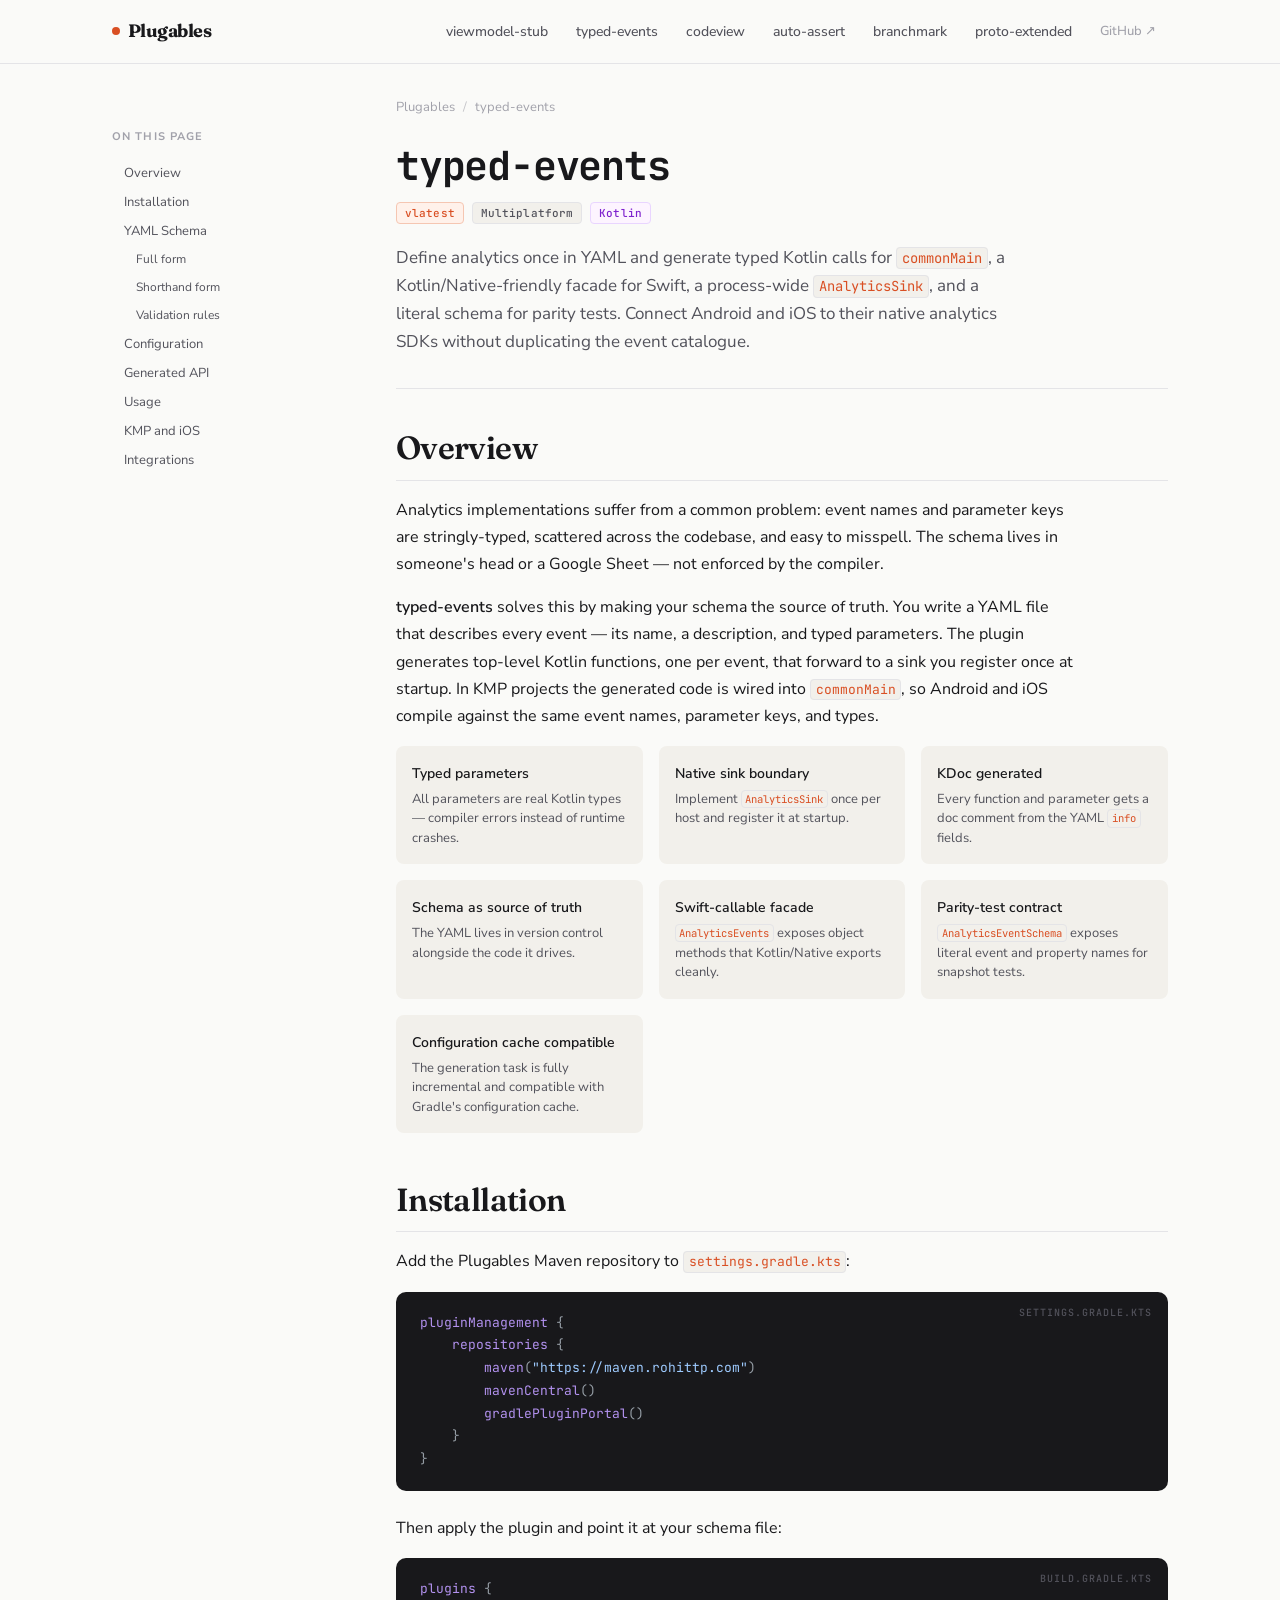
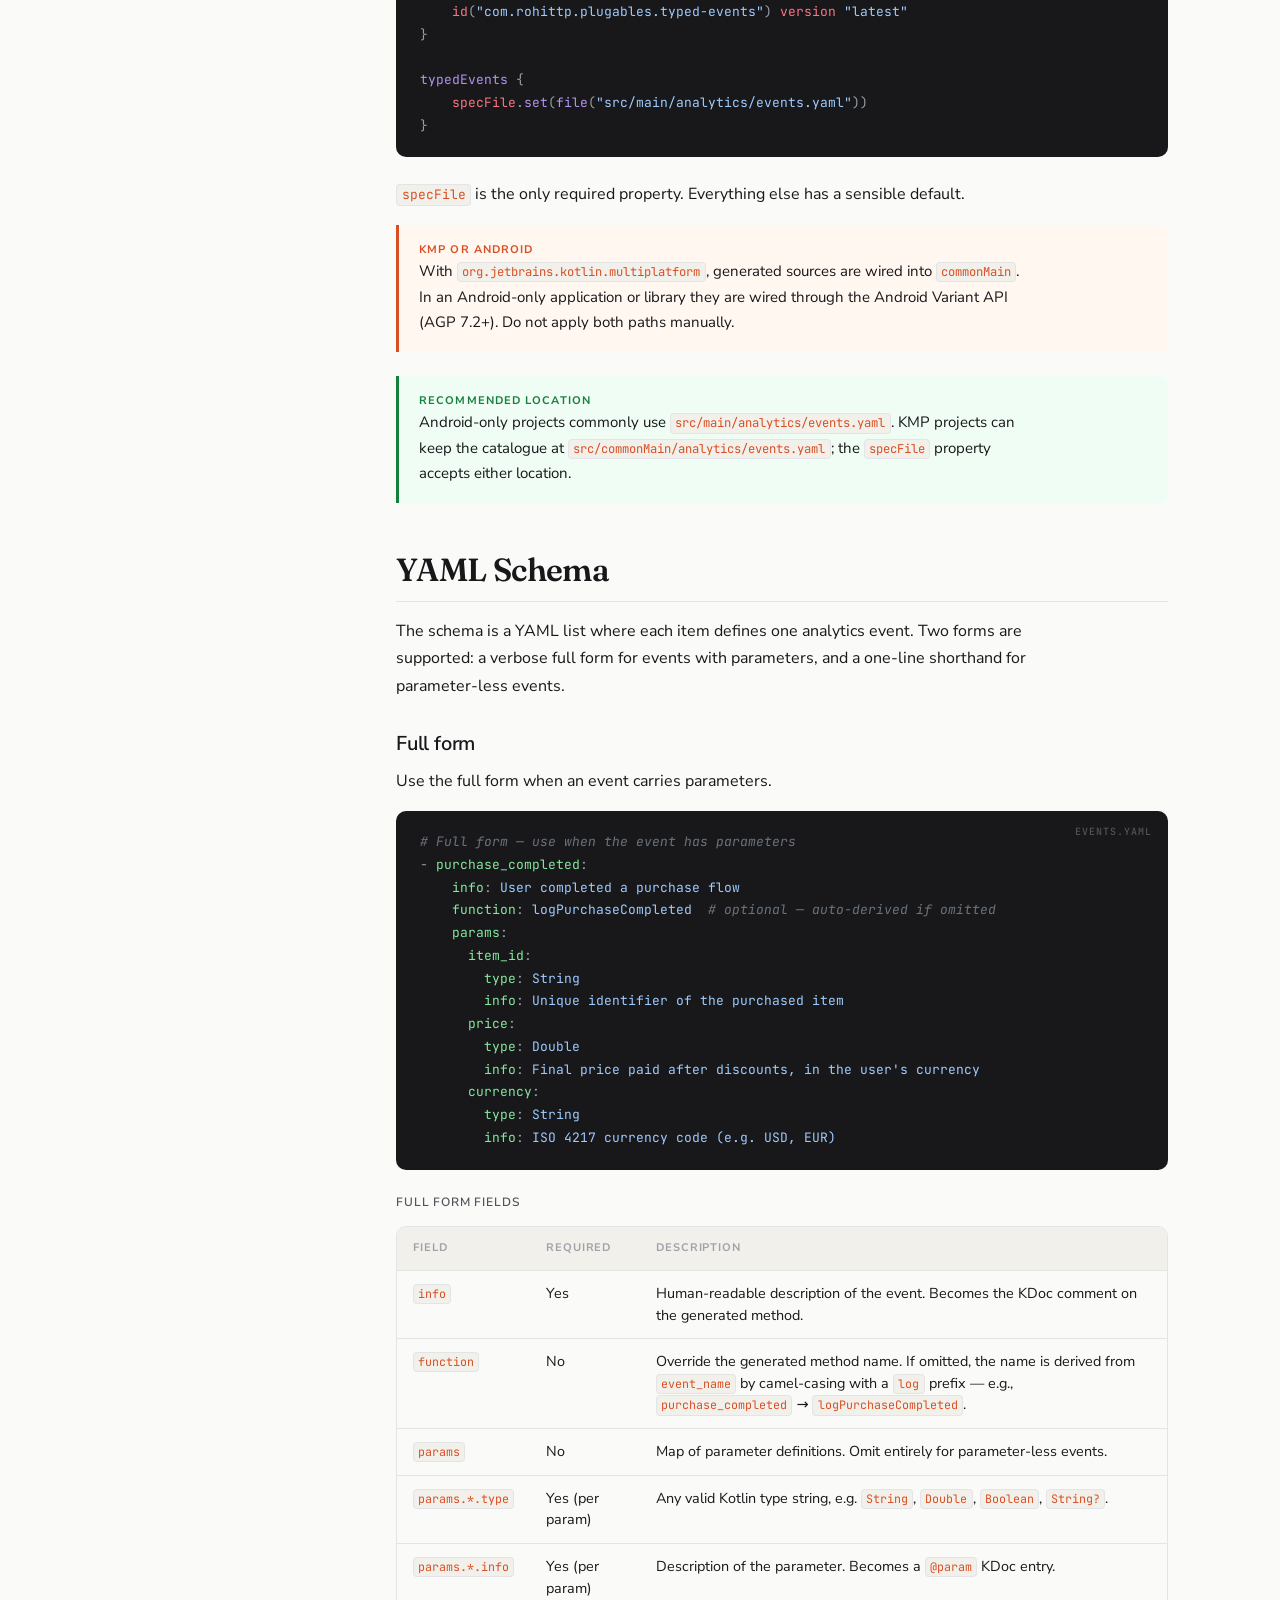
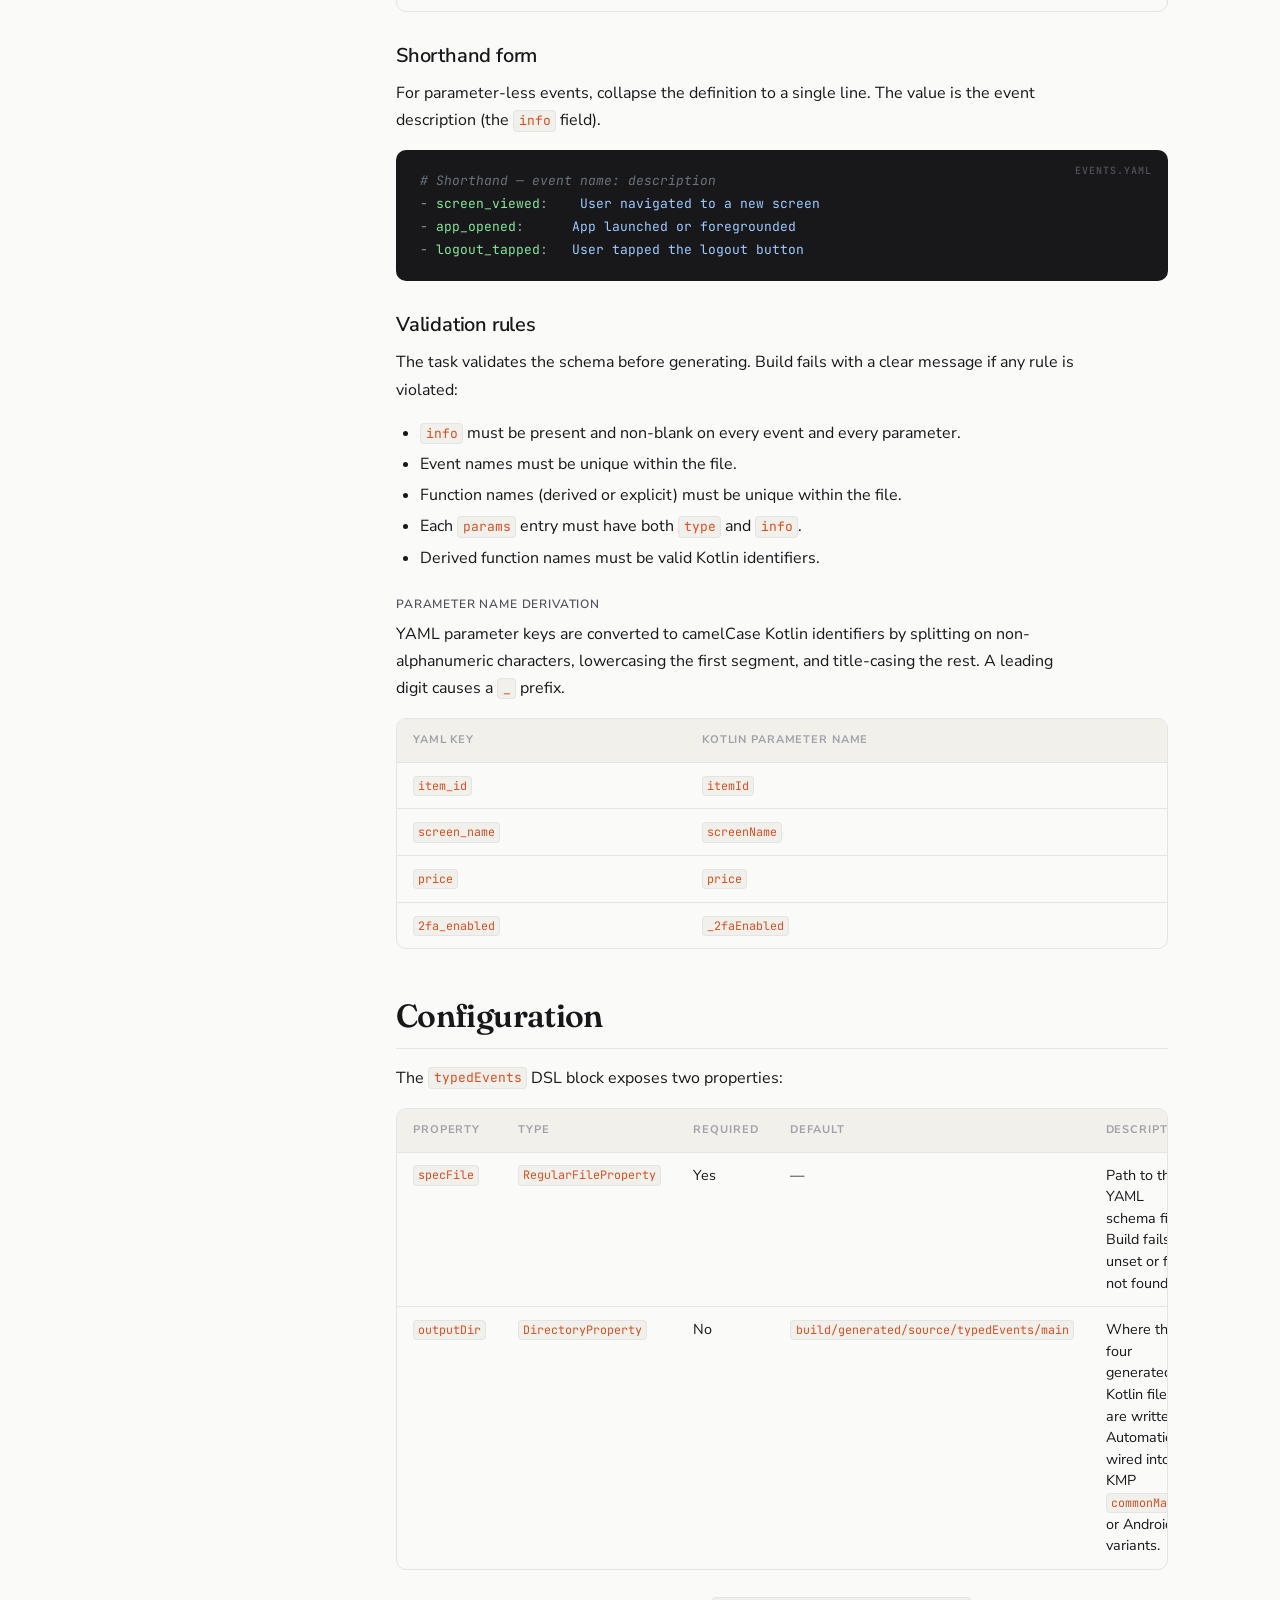
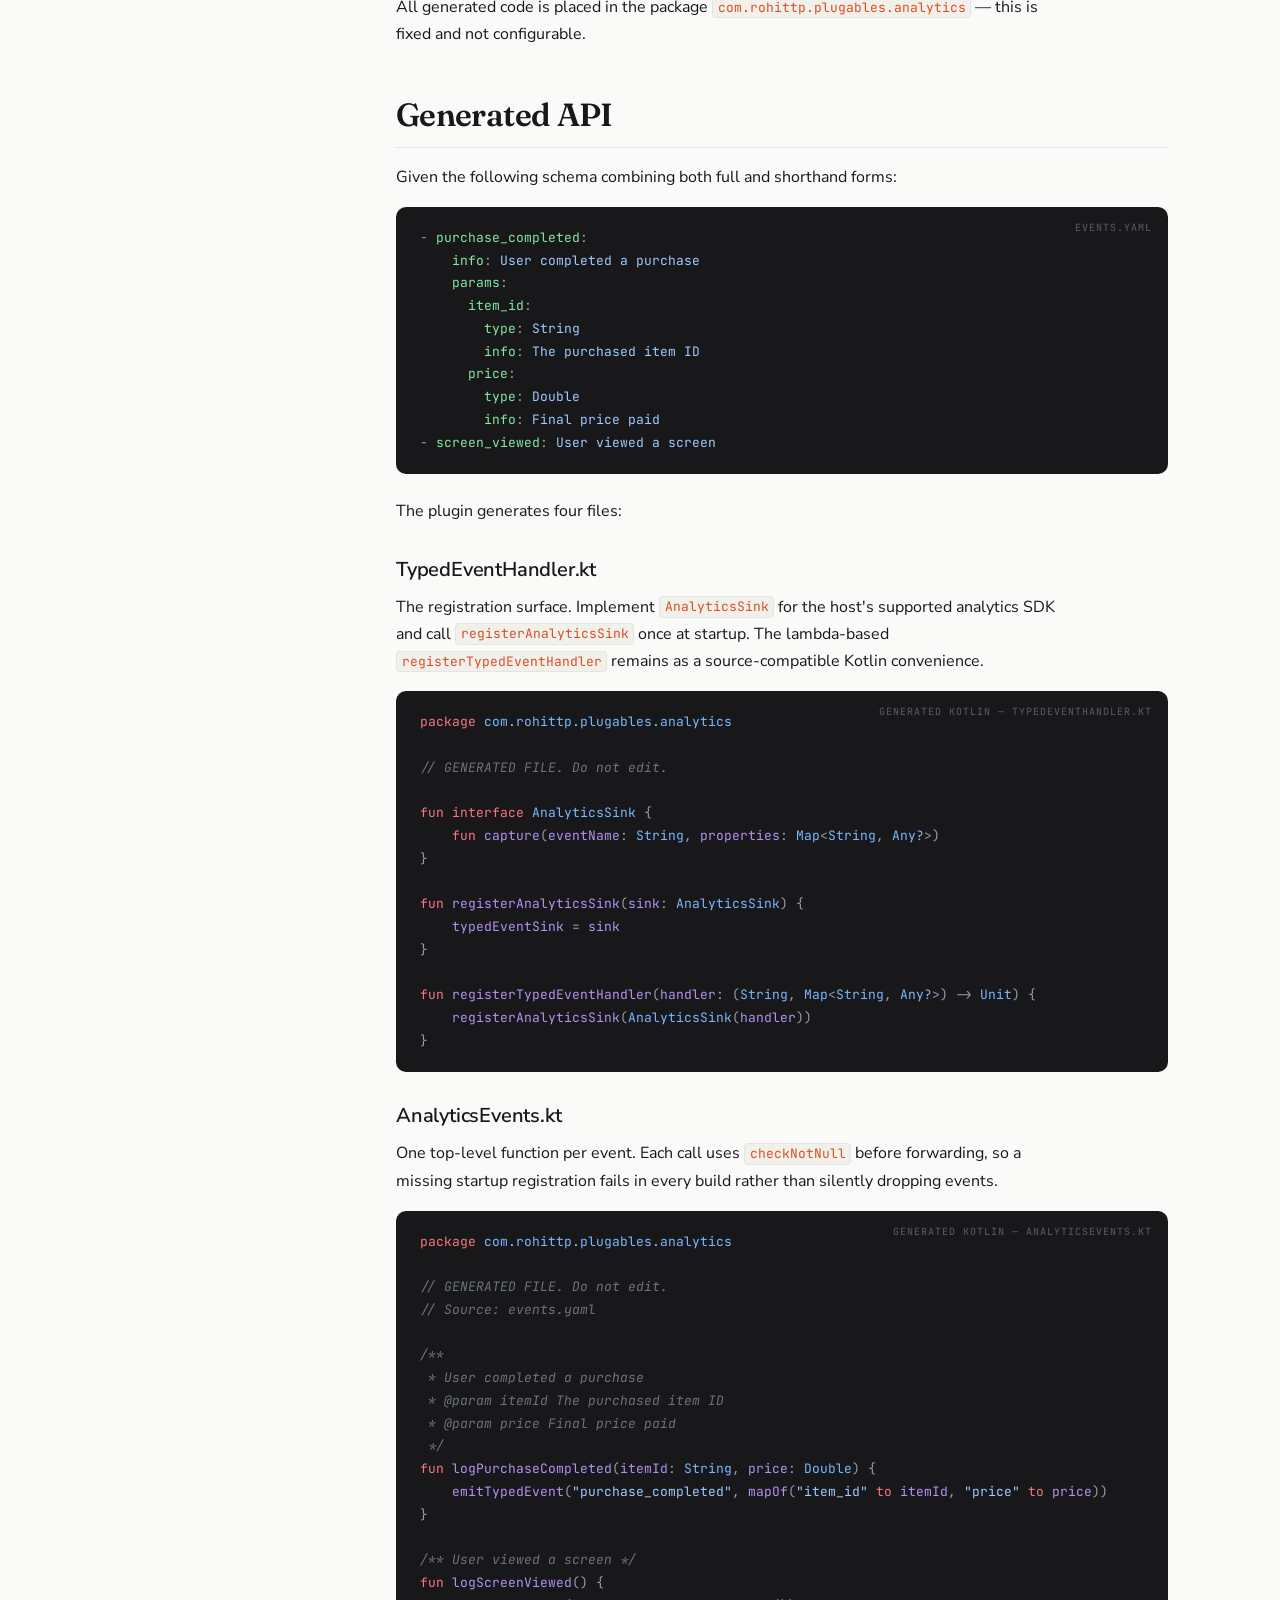
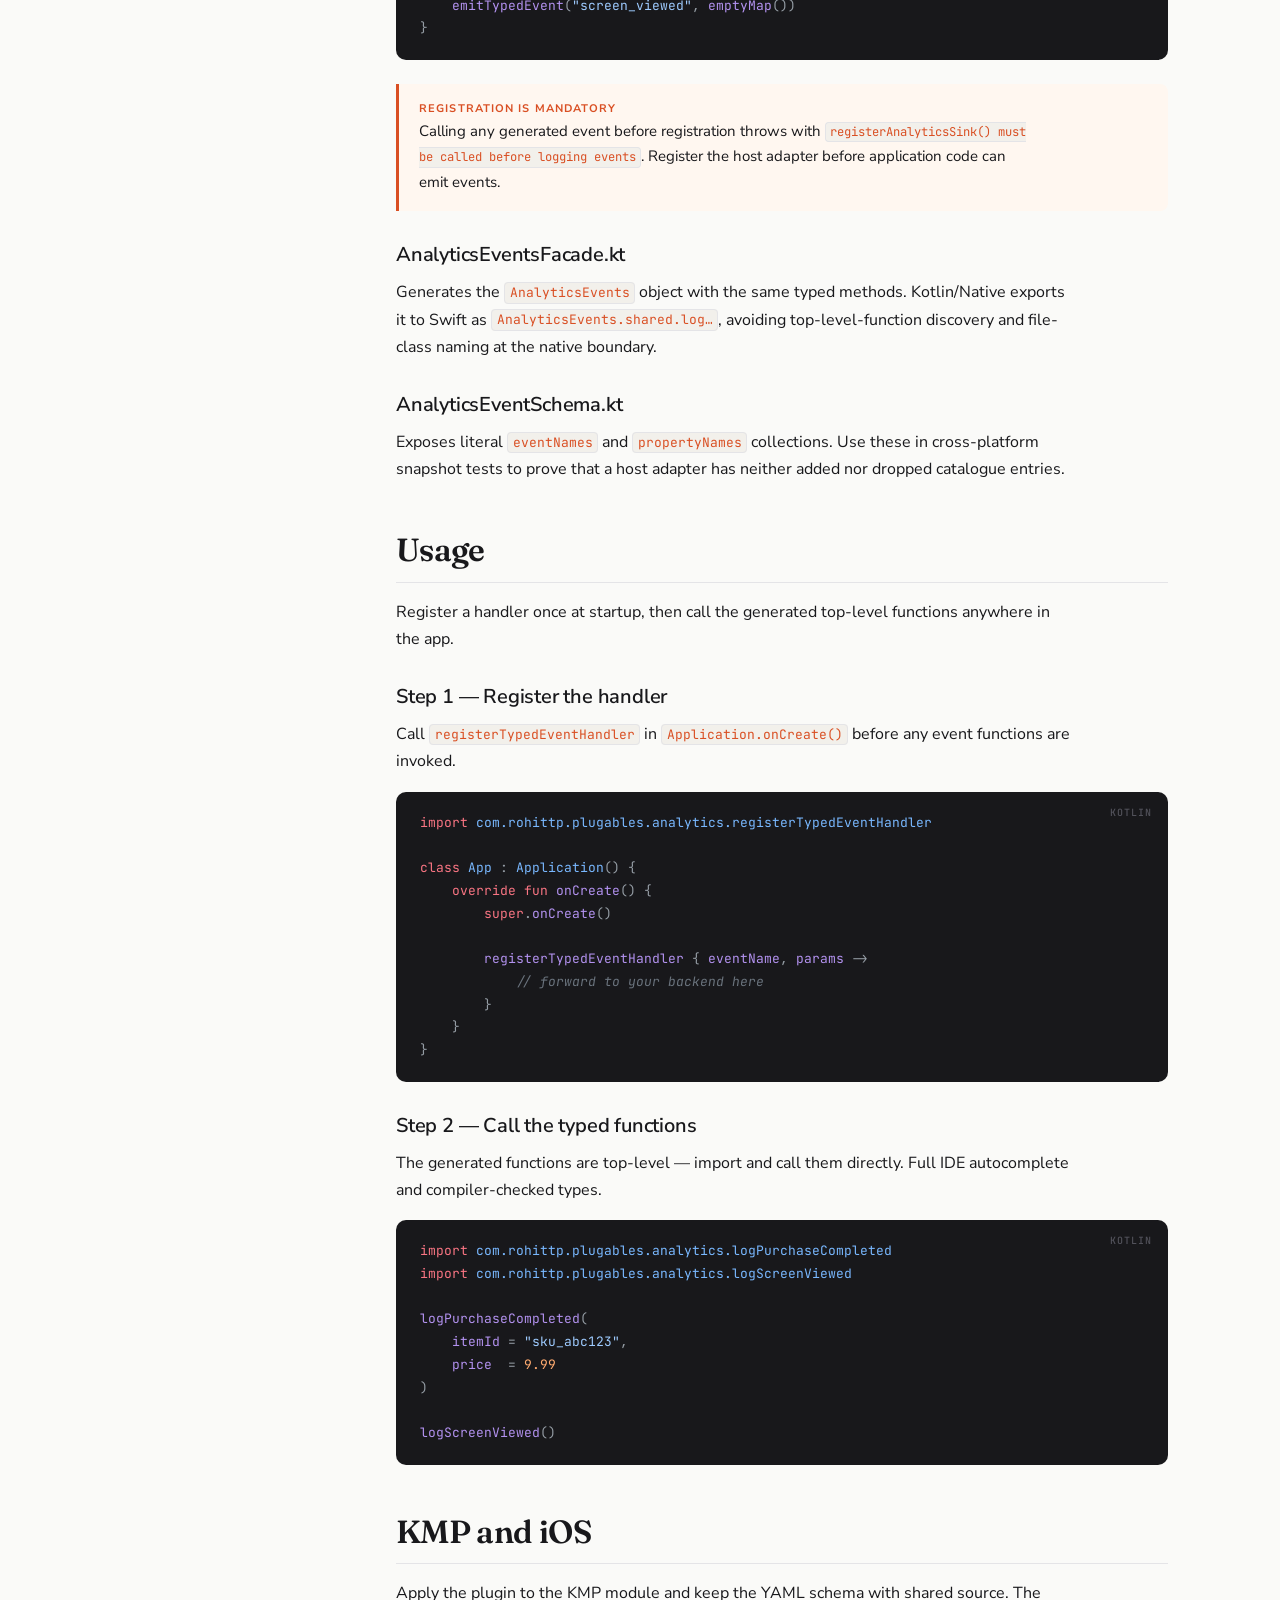
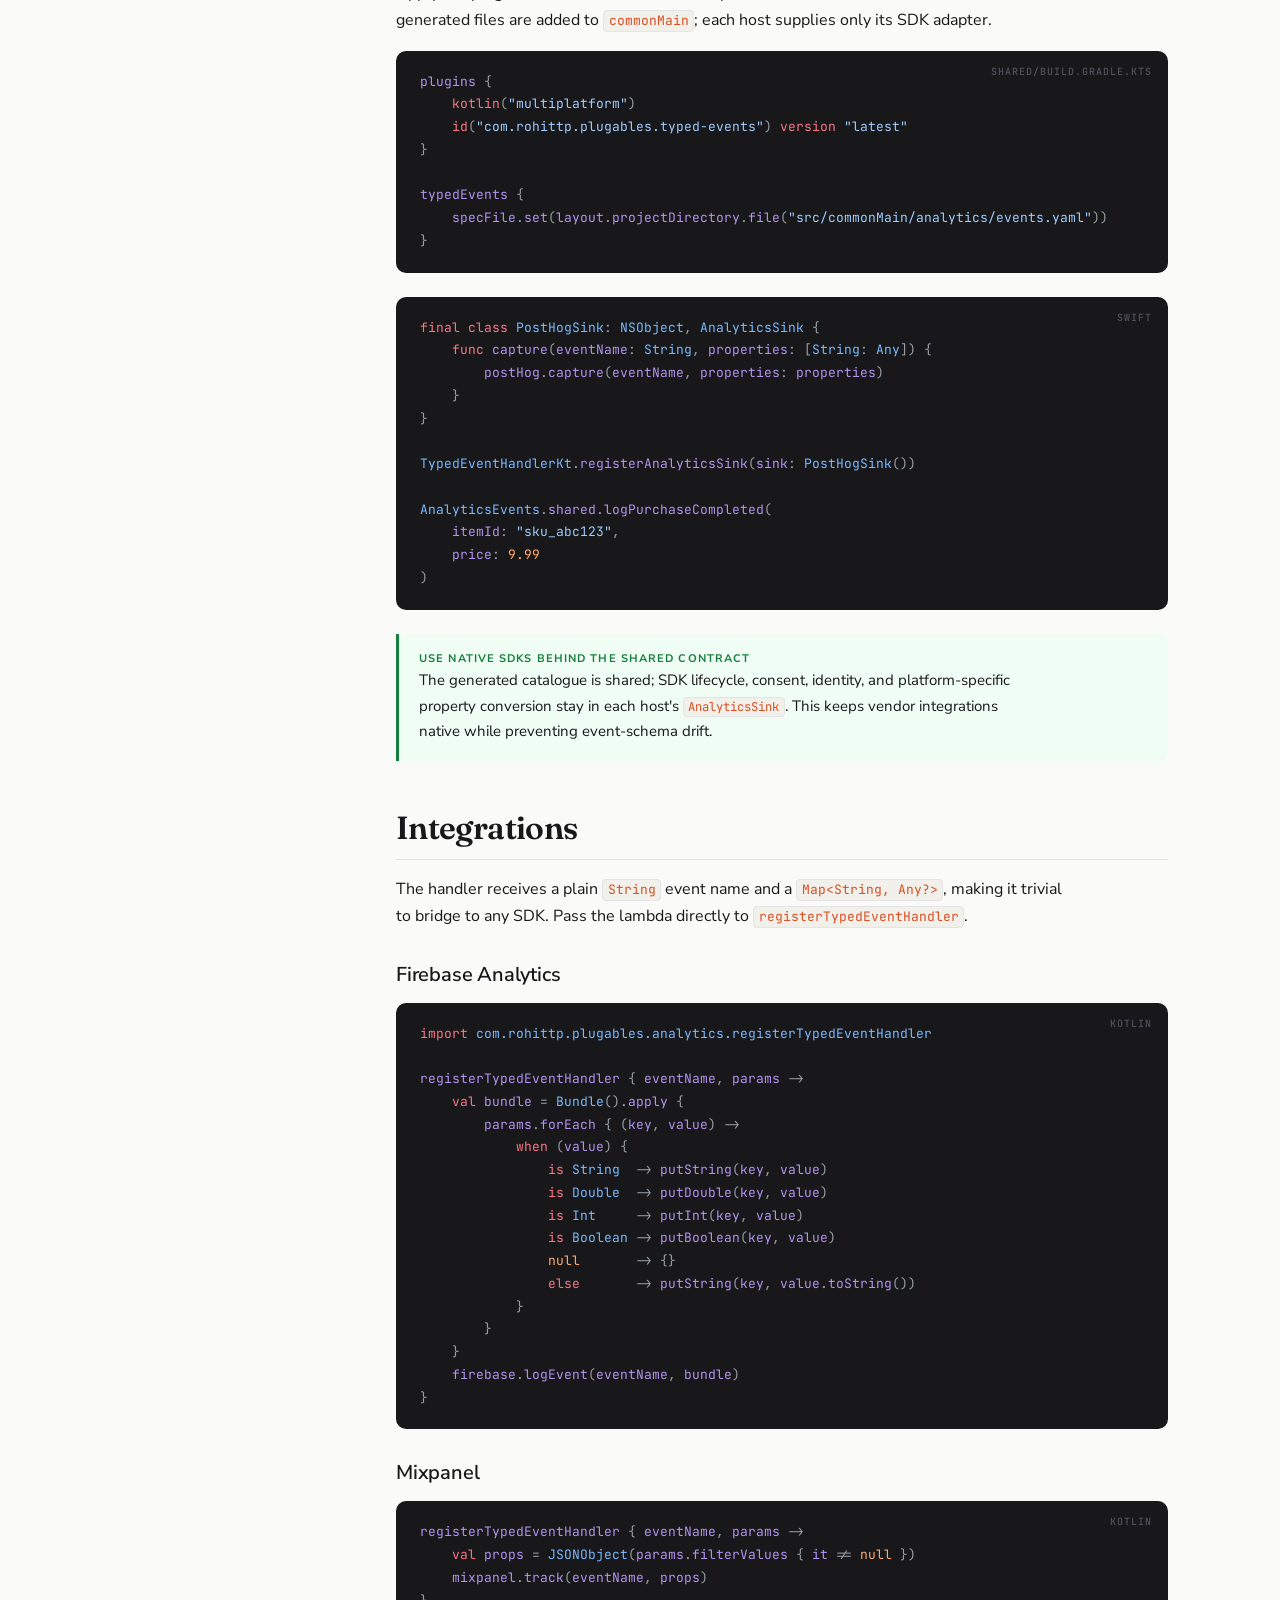
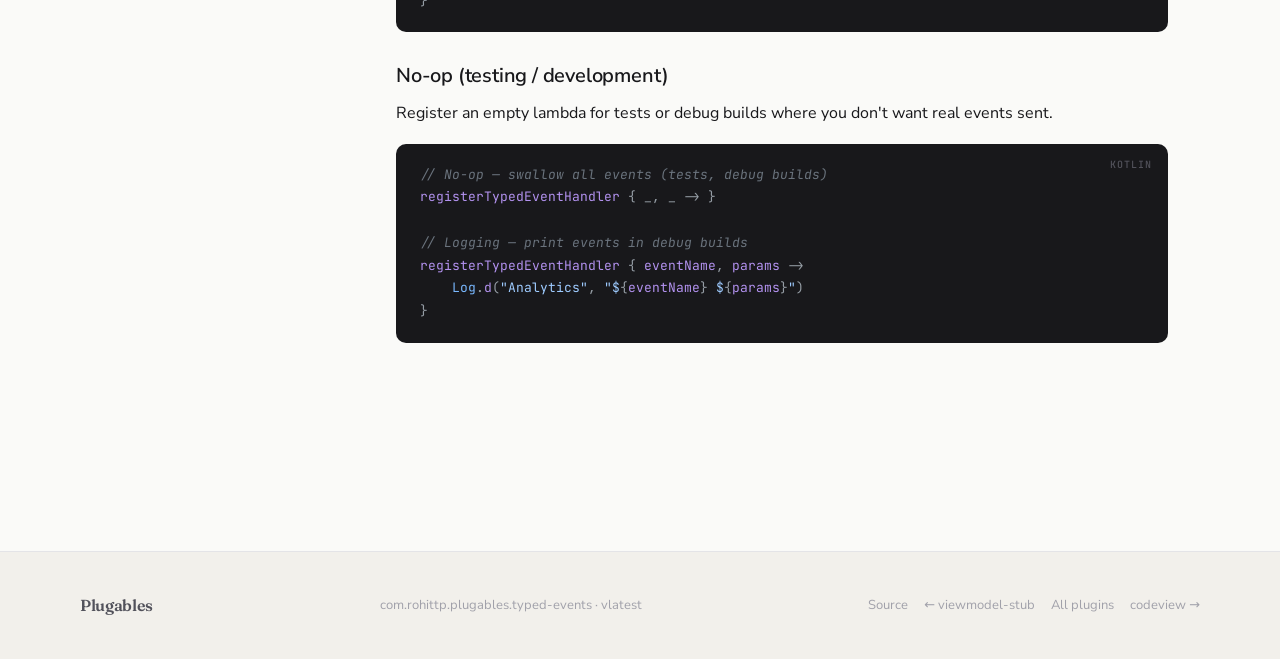
<file: docs/typed-events.html>
<!DOCTYPE html>
<html lang="en">
<head>
  <meta charset="UTF-8" />
  <meta name="viewport" content="width=device-width, initial-scale=1.0" />
  <title>typed-events Gradle Plugin — Plugables</title>
  <meta name="description" content="Generate typed Kotlin Multiplatform analytics APIs from YAML, with one native-friendly sink for Android, iOS, or any backend." />
  <link rel="canonical" href="https://rohittp.com/plugables/typed-events" />
  <link rel="icon" href="favicon.svg" type="image/svg+xml" />

  <!-- Open Graph -->
  <meta property="og:type" content="article" />
  <meta property="og:site_name" content="Plugables" />
  <meta property="og:title" content="typed-events Gradle Plugin — Plugables" />
  <meta property="og:description" content="Generate typed Kotlin Multiplatform analytics APIs from YAML, with one native-friendly sink for Android, iOS, or any backend." />
  <meta property="og:url" content="https://rohittp.com/plugables/typed-events" />
  <meta property="og:image" content="https://rohittp.com/plugables/og-image.png" />
  <meta property="og:image:width" content="1200" />
  <meta property="og:image:height" content="630" />

  <!-- Twitter Card -->
  <meta name="twitter:card" content="summary_large_image" />
  <meta name="twitter:title" content="typed-events Gradle Plugin — Plugables" />
  <meta name="twitter:description" content="Generate typed Kotlin Multiplatform analytics APIs from YAML, with one native-friendly sink for Android, iOS, or any backend." />
  <meta name="twitter:image" content="https://rohittp.com/plugables/og-image.png" />

  <link rel="stylesheet" href="style.css" />

  <!-- Structured Data -->
  <script type="application/ld+json">
  {
    "@context": "https://schema.org",
    "@graph": [
      {
        "@type": "TechArticle",
        "headline": "typed-events Gradle Plugin",
        "description": "Generate typed Kotlin Multiplatform analytics APIs from a YAML schema.",
        "url": "https://rohittp.com/plugables/typed-events",
        "datePublished": "2026-04-08",
        "author": { "@type": "Person", "name": "Rohit T P", "url": "https://rohittp.com" },
        "publisher": { "@type": "Person", "name": "Rohit T P", "url": "https://rohittp.com" }
      },
      {
        "@type": "BreadcrumbList",
        "itemListElement": [
          { "@type": "ListItem", "position": 1, "name": "Plugables", "item": "https://rohittp.com/plugables/" },
          { "@type": "ListItem", "position": 2, "name": "typed-events", "item": "https://rohittp.com/plugables/typed-events" }
        ]
      }
    ]
  }
  </script>
</head>
<body>

<!-- ─── Navigation ─────────────────────────────────────────── -->
<nav class="site-nav">
  <div class="nav-inner">
    <a href="index" class="nav-brand">Plugables</a>
    <div class="nav-links">
      <a href="viewmodel-stub">viewmodel-stub</a>
      <a href="typed-events">typed-events</a>
      <a href="codeview">codeview</a>
      <a href="auto-assert">auto-assert</a>
      <a href="branchmark">branchmark</a>
      <a href="proto-extended">proto-extended</a>
      <a href="https://github.com/rohittp0/plugables" class="nav-github" target="_blank" rel="noopener noreferrer">GitHub ↗</a>
    </div>
  </div>
</nav>

<div class="page-layout">

  <!-- ─── Sidebar ──────────────────────────────────────────── -->
  <aside class="sidebar">
    <nav class="toc">
      <p class="toc-title">On this page</p>
      <ul>
        <li><a href="#overview">Overview</a></li>
        <li><a href="#installation">Installation</a></li>
        <li><a href="#yaml-schema">YAML Schema</a></li>
        <li><a href="#full-form" class="toc-h3">Full form</a></li>
        <li><a href="#shorthand" class="toc-h3">Shorthand form</a></li>
        <li><a href="#yaml-rules" class="toc-h3">Validation rules</a></li>
        <li><a href="#configuration">Configuration</a></li>
        <li><a href="#generated-class">Generated API</a></li>
        <li><a href="#usage">Usage</a></li>
        <li><a href="#kmp-ios">KMP and iOS</a></li>
        <li><a href="#integrations">Integrations</a></li>
      </ul>
    </nav>
  </aside>

  <!-- ─── Content ──────────────────────────────────────────── -->
  <main class="content">

    <div class="breadcrumb">
      <a href="index">Plugables</a>
      <span class="breadcrumb-sep">/</span>
      typed-events
    </div>

    <header class="page-header">
      <h1>typed-events</h1>
      <div class="page-badges">
        <span class="badge badge-version">v<span data-plugin-version="typed-events">latest</span></span>
        <span class="badge badge-platform">Multiplatform</span>
        <span class="badge badge-kotlin">Kotlin</span>
      </div>
      <p class="page-lead">
        Define analytics once in YAML and generate typed Kotlin calls for
        <code>commonMain</code>, a Kotlin/Native-friendly facade for Swift, a
        process-wide <code>AnalyticsSink</code>, and a literal schema for parity
        tests. Connect Android and iOS to their native analytics SDKs without
        duplicating the event catalogue.
      </p>
    </header>

    <!-- ─── Overview ─────────────────────────────────────── -->
    <section id="overview" class="doc-section">
      <h2>Overview</h2>
      <p>
        Analytics implementations suffer from a common problem: event names and
        parameter keys are stringly-typed, scattered across the codebase, and
        easy to misspell. The schema lives in someone's head or a Google Sheet —
        not enforced by the compiler.
      </p>
      <p>
        <strong>typed-events</strong> solves this by making your schema the source
        of truth. You write a YAML file that describes every event — its name, a
        description, and typed parameters. The plugin generates top-level Kotlin
        functions, one per event, that forward to a sink you register once at
        startup. In KMP projects the generated code is wired into
        <code>commonMain</code>, so Android and iOS compile against the same event
        names, parameter keys, and types.
      </p>

      <div class="feature-grid">
        <div class="feature-item">
          <strong>Typed parameters</strong>
          <p>All parameters are real Kotlin types — compiler errors instead of runtime crashes.</p>
        </div>
        <div class="feature-item">
          <strong>Native sink boundary</strong>
          <p>Implement <code>AnalyticsSink</code> once per host and register it at startup.</p>
        </div>
        <div class="feature-item">
          <strong>KDoc generated</strong>
          <p>Every function and parameter gets a doc comment from the YAML <code>info</code> fields.</p>
        </div>
        <div class="feature-item">
          <strong>Schema as source of truth</strong>
          <p>The YAML lives in version control alongside the code it drives.</p>
        </div>
        <div class="feature-item">
          <strong>Swift-callable facade</strong>
          <p><code>AnalyticsEvents</code> exposes object methods that Kotlin/Native exports cleanly.</p>
        </div>
        <div class="feature-item">
          <strong>Parity-test contract</strong>
          <p><code>AnalyticsEventSchema</code> exposes literal event and property names for snapshot tests.</p>
        </div>
        <div class="feature-item">
          <strong>Configuration cache compatible</strong>
          <p>The generation task is fully incremental and compatible with Gradle's configuration cache.</p>
        </div>
      </div>
    </section>

    <!-- ─── Installation ─────────────────────────────────── -->
    <section id="installation" class="doc-section">
      <h2>Installation</h2>
      <p>Add the Plugables Maven repository to <code>settings.gradle.kts</code>:</p>

      <div class="code-wrap">
        <span class="code-lang">settings.gradle.kts</span>
        <pre><code><span class="fn">pluginManagement</span> <span class="op">{</span>
    <span class="fn">repositories</span> <span class="op">{</span>
        <span class="fn">maven</span><span class="op">(</span><span class="st">"https://maven.rohittp.com"</span><span class="op">)</span>
        <span class="fn">mavenCentral</span><span class="op">()</span>
        <span class="fn">gradlePluginPortal</span><span class="op">()</span>
    <span class="op">}</span>
<span class="op">}</span></code></pre>
      </div>

      <p>Then apply the plugin and point it at your schema file:</p>

      <div class="code-wrap">
        <span class="code-lang">build.gradle.kts</span>
        <pre><code><span class="fn">plugins</span> <span class="op">{</span>
    <span class="k">id</span><span class="op">(</span><span class="st">"com.rohittp.plugables.typed-events"</span><span class="op">)</span> <span class="k">version</span> <span class="st">"<span data-plugin-version="typed-events">latest</span>"</span>
<span class="op">}</span>

<span class="fn">typedEvents</span> <span class="op">{</span>
    <span class="k">specFile</span><span class="op">.</span><span class="fn">set</span><span class="op">(</span><span class="fn">file</span><span class="op">(</span><span class="st">"src/main/analytics/events.yaml"</span><span class="op">))</span>
<span class="op">}</span></code></pre>
      </div>

      <p>
        <code>specFile</code> is the only required property. Everything else has
        a sensible default.
      </p>

      <div class="callout">
        <p class="callout-title">KMP or Android</p>
        <p>
          With <code>org.jetbrains.kotlin.multiplatform</code>, generated sources
          are wired into <code>commonMain</code>. In an Android-only application or
          library they are wired through the Android Variant API (AGP 7.2+).
          Do not apply both paths manually.
        </p>
      </div>

      <div class="callout tip">
        <p class="callout-title">Recommended location</p>
        <p>
          Android-only projects commonly use
          <code>src/main/analytics/events.yaml</code>. KMP projects can keep the
          catalogue at <code>src/commonMain/analytics/events.yaml</code>; the
          <code>specFile</code> property accepts either location.
        </p>
      </div>
    </section>

    <!-- ─── YAML Schema ───────────────────────────────────── -->
    <section id="yaml-schema" class="doc-section">
      <h2>YAML Schema</h2>
      <p>
        The schema is a YAML list where each item defines one analytics event.
        Two forms are supported: a verbose full form for events with parameters,
        and a one-line shorthand for parameter-less events.
      </p>

      <h3 id="full-form">Full form</h3>
      <p>Use the full form when an event carries parameters.</p>

      <div class="code-wrap">
        <span class="code-lang">events.yaml</span>
        <pre><code><span class="yc"># Full form — use when the event has parameters</span>
<span class="op">-</span> <span class="yk">purchase_completed</span><span class="op">:</span>
    <span class="yk">info</span><span class="op">:</span> <span class="yv">User completed a purchase flow</span>
    <span class="yk">function</span><span class="op">:</span> <span class="yv">logPurchaseCompleted</span>  <span class="yc"># optional — auto-derived if omitted</span>
    <span class="yk">params</span><span class="op">:</span>
      <span class="yk">item_id</span><span class="op">:</span>
        <span class="yk">type</span><span class="op">:</span> <span class="yv">String</span>
        <span class="yk">info</span><span class="op">:</span> <span class="yv">Unique identifier of the purchased item</span>
      <span class="yk">price</span><span class="op">:</span>
        <span class="yk">type</span><span class="op">:</span> <span class="yv">Double</span>
        <span class="yk">info</span><span class="op">:</span> <span class="yv">Final price paid after discounts, in the user's currency</span>
      <span class="yk">currency</span><span class="op">:</span>
        <span class="yk">type</span><span class="op">:</span> <span class="yv">String</span>
        <span class="yk">info</span><span class="op">:</span> <span class="yv">ISO 4217 currency code (e.g. USD, EUR)</span></code></pre>
      </div>

      <h4>Full form fields</h4>
      <div class="table-wrap">
        <table>
          <thead>
            <tr>
              <th>Field</th>
              <th>Required</th>
              <th>Description</th>
            </tr>
          </thead>
          <tbody>
            <tr>
              <td><code>info</code></td>
              <td>Yes</td>
              <td>Human-readable description of the event. Becomes the KDoc comment on the generated method.</td>
            </tr>
            <tr>
              <td><code>function</code></td>
              <td>No</td>
              <td>
                Override the generated method name. If omitted, the name is derived from
                <code>event_name</code> by camel-casing with a <code>log</code> prefix —
                e.g., <code>purchase_completed</code> → <code>logPurchaseCompleted</code>.
              </td>
            </tr>
            <tr>
              <td><code>params</code></td>
              <td>No</td>
              <td>Map of parameter definitions. Omit entirely for parameter-less events.</td>
            </tr>
            <tr>
              <td><code>params.*.type</code></td>
              <td>Yes (per param)</td>
              <td>Any valid Kotlin type string, e.g. <code>String</code>, <code>Double</code>, <code>Boolean</code>, <code>String?</code>.</td>
            </tr>
            <tr>
              <td><code>params.*.info</code></td>
              <td>Yes (per param)</td>
              <td>Description of the parameter. Becomes a <code>@param</code> KDoc entry.</td>
            </tr>
          </tbody>
        </table>
      </div>

      <h3 id="shorthand">Shorthand form</h3>
      <p>
        For parameter-less events, collapse the definition to a single line.
        The value is the event description (the <code>info</code> field).
      </p>

      <div class="code-wrap">
        <span class="code-lang">events.yaml</span>
        <pre><code><span class="yc"># Shorthand — event name: description</span>
<span class="op">-</span> <span class="yk">screen_viewed</span><span class="op">:</span>    <span class="yv">User navigated to a new screen</span>
<span class="op">-</span> <span class="yk">app_opened</span><span class="op">:</span>      <span class="yv">App launched or foregrounded</span>
<span class="op">-</span> <span class="yk">logout_tapped</span><span class="op">:</span>   <span class="yv">User tapped the logout button</span></code></pre>
      </div>

      <h3 id="yaml-rules">Validation rules</h3>
      <p>
        The task validates the schema before generating. Build fails with a clear
        message if any rule is violated:
      </p>
      <ul>
        <li><code>info</code> must be present and non-blank on every event and every parameter.</li>
        <li>Event names must be unique within the file.</li>
        <li>Function names (derived or explicit) must be unique within the file.</li>
        <li>Each <code>params</code> entry must have both <code>type</code> and <code>info</code>.</li>
        <li>Derived function names must be valid Kotlin identifiers.</li>
      </ul>

      <h4>Parameter name derivation</h4>
      <p>
        YAML parameter keys are converted to camelCase Kotlin identifiers by splitting
        on non-alphanumeric characters, lowercasing the first segment, and title-casing
        the rest. A leading digit causes a <code>_</code> prefix.
      </p>
      <div class="table-wrap">
        <table>
          <thead>
            <tr><th>YAML key</th><th>Kotlin parameter name</th></tr>
          </thead>
          <tbody>
            <tr><td><code>item_id</code></td><td><code>itemId</code></td></tr>
            <tr><td><code>screen_name</code></td><td><code>screenName</code></td></tr>
            <tr><td><code>price</code></td><td><code>price</code></td></tr>
            <tr><td><code>2fa_enabled</code></td><td><code>_2faEnabled</code></td></tr>
          </tbody>
        </table>
      </div>
    </section>

    <!-- ─── Configuration ────────────────────────────────── -->
    <section id="configuration" class="doc-section">
      <h2>Configuration</h2>
      <p>The <code>typedEvents</code> DSL block exposes two properties:</p>

      <div class="table-wrap">
        <table>
          <thead>
            <tr>
              <th>Property</th>
              <th>Type</th>
              <th>Required</th>
              <th>Default</th>
              <th>Description</th>
            </tr>
          </thead>
          <tbody>
            <tr>
              <td><code>specFile</code></td>
              <td><code>RegularFileProperty</code></td>
              <td>Yes</td>
              <td>—</td>
              <td>Path to the YAML schema file. Build fails if unset or file not found.</td>
            </tr>
            <tr>
              <td><code>outputDir</code></td>
              <td><code>DirectoryProperty</code></td>
              <td>No</td>
              <td><code>build/generated/source/typedEvents/main</code></td>
              <td>Where the four generated Kotlin files are written. Automatically wired into KMP <code>commonMain</code> or Android variants.</td>
            </tr>
          </tbody>
        </table>
      </div>

      <p>
        All generated code is placed in the package
        <code>com.rohittp.plugables.analytics</code> — this is fixed and not
        configurable.
      </p>
    </section>

    <!-- ─── Generated API ────────────────────────────────── -->
    <section id="generated-class" class="doc-section">
      <h2>Generated API</h2>
      <p>
        Given the following schema combining both full and shorthand forms:
      </p>

      <div class="code-wrap">
        <span class="code-lang">events.yaml</span>
        <pre><code><span class="op">-</span> <span class="yk">purchase_completed</span><span class="op">:</span>
    <span class="yk">info</span><span class="op">:</span> <span class="yv">User completed a purchase</span>
    <span class="yk">params</span><span class="op">:</span>
      <span class="yk">item_id</span><span class="op">:</span>
        <span class="yk">type</span><span class="op">:</span> <span class="yv">String</span>
        <span class="yk">info</span><span class="op">:</span> <span class="yv">The purchased item ID</span>
      <span class="yk">price</span><span class="op">:</span>
        <span class="yk">type</span><span class="op">:</span> <span class="yv">Double</span>
        <span class="yk">info</span><span class="op">:</span> <span class="yv">Final price paid</span>
<span class="op">-</span> <span class="yk">screen_viewed</span><span class="op">:</span> <span class="yv">User viewed a screen</span></code></pre>
      </div>

      <p>The plugin generates four files:</p>

      <h3>TypedEventHandler.kt</h3>
      <p>
        The registration surface. Implement <code>AnalyticsSink</code> for the
        host's supported analytics SDK and call <code>registerAnalyticsSink</code>
        once at startup. The lambda-based <code>registerTypedEventHandler</code>
        remains as a source-compatible Kotlin convenience.
      </p>

      <div class="code-wrap">
        <span class="code-lang">generated kotlin — TypedEventHandler.kt</span>
        <pre><code><span class="k">package</span> <span class="ty">com.rohittp.plugables.analytics</span>

<span class="cm">// GENERATED FILE. Do not edit.</span>

<span class="k">fun interface</span> <span class="ty">AnalyticsSink</span> <span class="op">{</span>
    <span class="k">fun</span> <span class="fn">capture</span><span class="op">(</span><span class="fn">eventName</span><span class="op">:</span> <span class="ty">String</span><span class="op">,</span> <span class="fn">properties</span><span class="op">:</span> <span class="ty">Map</span><span class="op">&lt;</span><span class="ty">String</span><span class="op">,</span> <span class="ty">Any?</span><span class="op">&gt;)</span>
<span class="op">}</span>

<span class="k">fun</span> <span class="fn">registerAnalyticsSink</span><span class="op">(</span><span class="fn">sink</span><span class="op">:</span> <span class="ty">AnalyticsSink</span><span class="op">) {</span>
    <span class="fn">typedEventSink</span> <span class="op">=</span> <span class="fn">sink</span>
<span class="op">}</span>

<span class="k">fun</span> <span class="fn">registerTypedEventHandler</span><span class="op">(</span><span class="fn">handler</span><span class="op">: (</span><span class="ty">String</span><span class="op">,</span> <span class="ty">Map</span><span class="op">&lt;</span><span class="ty">String</span><span class="op">,</span> <span class="ty">Any?</span><span class="op">&gt;) -&gt;</span> <span class="ty">Unit</span><span class="op">) {</span>
    <span class="fn">registerAnalyticsSink</span><span class="op">(</span><span class="ty">AnalyticsSink</span><span class="op">(</span><span class="fn">handler</span><span class="op">))</span>
<span class="op">}</span></code></pre>
      </div>

      <h3>AnalyticsEvents.kt</h3>
      <p>
        One top-level function per event. Each call uses
        <code>checkNotNull</code> before forwarding, so a missing startup
        registration fails in every build rather than silently dropping events.
      </p>

      <div class="code-wrap">
        <span class="code-lang">generated kotlin — AnalyticsEvents.kt</span>
        <pre><code><span class="k">package</span> <span class="ty">com.rohittp.plugables.analytics</span>

<span class="cm">// GENERATED FILE. Do not edit.</span>
<span class="cm">// Source: events.yaml</span>

<span class="cm">/**
 * User completed a purchase
 * @param itemId The purchased item ID
 * @param price Final price paid
 */</span>
<span class="k">fun</span> <span class="fn">logPurchaseCompleted</span><span class="op">(</span><span class="fn">itemId</span><span class="op">:</span> <span class="ty">String</span><span class="op">,</span> <span class="fn">price</span><span class="op">:</span> <span class="ty">Double</span><span class="op">) {</span>
    <span class="fn">emitTypedEvent</span><span class="op">(</span><span class="st">"purchase_completed"</span><span class="op">,</span> <span class="fn">mapOf</span><span class="op">(</span><span class="st">"item_id"</span> <span class="k">to</span> <span class="fn">itemId</span><span class="op">,</span> <span class="st">"price"</span> <span class="k">to</span> <span class="fn">price</span><span class="op">))</span>
<span class="op">}</span>

<span class="cm">/** User viewed a screen */</span>
<span class="k">fun</span> <span class="fn">logScreenViewed</span><span class="op">() {</span>
    <span class="fn">emitTypedEvent</span><span class="op">(</span><span class="st">"screen_viewed"</span><span class="op">,</span> <span class="fn">emptyMap</span><span class="op">())</span>
<span class="op">}</span></code></pre>
      </div>

      <div class="callout">
        <p class="callout-title">Registration is mandatory</p>
        <p>
          Calling any generated event before registration throws with
          <code>registerAnalyticsSink() must be called before logging events</code>.
          Register the host adapter before application code can emit events.
        </p>
      </div>

      <h3>AnalyticsEventsFacade.kt</h3>
      <p>
        Generates the <code>AnalyticsEvents</code> object with the same typed
        methods. Kotlin/Native exports it to Swift as
        <code>AnalyticsEvents.shared.log…</code>, avoiding top-level-function
        discovery and file-class naming at the native boundary.
      </p>

      <h3>AnalyticsEventSchema.kt</h3>
      <p>
        Exposes literal <code>eventNames</code> and <code>propertyNames</code>
        collections. Use these in cross-platform snapshot tests to prove that a
        host adapter has neither added nor dropped catalogue entries.
      </p>
    </section>

    <!-- ─── Usage ────────────────────────────────────────── -->
    <section id="usage" class="doc-section">
      <h2>Usage</h2>
      <p>
        Register a handler once at startup, then call the generated top-level
        functions anywhere in the app.
      </p>

      <h3>Step 1 — Register the handler</h3>
      <p>
        Call <code>registerTypedEventHandler</code> in <code>Application.onCreate()</code>
        before any event functions are invoked.
      </p>

      <div class="code-wrap">
        <span class="code-lang">kotlin</span>
        <pre><code><span class="k">import</span> <span class="ty">com.rohittp.plugables.analytics.registerTypedEventHandler</span>

<span class="k">class</span> <span class="ty">App</span> <span class="op">:</span> <span class="ty">Application</span><span class="op">() {</span>
    <span class="k">override fun</span> <span class="fn">onCreate</span><span class="op">() {</span>
        <span class="k">super</span><span class="op">.</span><span class="fn">onCreate</span><span class="op">()</span>

        <span class="fn">registerTypedEventHandler</span> <span class="op">{ </span><span class="fn">eventName</span><span class="op">,</span> <span class="fn">params</span> <span class="op">-&gt;</span>
            <span class="cm">// forward to your backend here</span>
        <span class="op">}</span>
    <span class="op">}</span>
<span class="op">}</span></code></pre>
      </div>

      <h3>Step 2 — Call the typed functions</h3>
      <p>
        The generated functions are top-level — import and call them directly.
        Full IDE autocomplete and compiler-checked types.
      </p>

      <div class="code-wrap">
        <span class="code-lang">kotlin</span>
        <pre><code><span class="k">import</span> <span class="ty">com.rohittp.plugables.analytics.logPurchaseCompleted</span>
<span class="k">import</span> <span class="ty">com.rohittp.plugables.analytics.logScreenViewed</span>

<span class="fn">logPurchaseCompleted</span><span class="op">(</span>
    <span class="fn">itemId</span> <span class="op">=</span> <span class="st">"sku_abc123"</span><span class="op">,</span>
    <span class="fn">price</span>  <span class="op">=</span> <span class="nm">9.99</span>
<span class="op">)</span>

<span class="fn">logScreenViewed</span><span class="op">()</span></code></pre>
      </div>
    </section>

    <!-- ─── KMP and iOS ─────────────────────────────────── -->
    <section id="kmp-ios" class="doc-section">
      <h2>KMP and iOS</h2>
      <p>
        Apply the plugin to the KMP module and keep the YAML schema with shared
        source. The generated files are added to <code>commonMain</code>; each
        host supplies only its SDK adapter.
      </p>

      <div class="code-wrap">
        <span class="code-lang">shared/build.gradle.kts</span>
        <pre><code><span class="fn">plugins</span> <span class="op">{</span>
    <span class="k">kotlin</span><span class="op">(</span><span class="st">"multiplatform"</span><span class="op">)</span>
    <span class="k">id</span><span class="op">(</span><span class="st">"com.rohittp.plugables.typed-events"</span><span class="op">)</span> <span class="k">version</span> <span class="st">"<span data-plugin-version="typed-events">latest</span>"</span>
<span class="op">}</span>

<span class="fn">typedEvents</span> <span class="op">{</span>
    <span class="fn">specFile</span><span class="op">.</span><span class="fn">set</span><span class="op">(</span><span class="fn">layout</span><span class="op">.</span><span class="fn">projectDirectory</span><span class="op">.</span><span class="fn">file</span><span class="op">(</span><span class="st">"src/commonMain/analytics/events.yaml"</span><span class="op">))</span>
<span class="op">}</span></code></pre>
      </div>

      <div class="code-wrap">
        <span class="code-lang">Swift</span>
        <pre><code><span class="k">final class</span> <span class="ty">PostHogSink</span><span class="op">:</span> <span class="ty">NSObject</span><span class="op">,</span> <span class="ty">AnalyticsSink</span> <span class="op">{</span>
    <span class="k">func</span> <span class="fn">capture</span><span class="op">(</span><span class="fn">eventName</span><span class="op">:</span> <span class="ty">String</span><span class="op">,</span> <span class="fn">properties</span><span class="op">: [</span><span class="ty">String</span><span class="op">:</span> <span class="ty">Any</span><span class="op">]) {</span>
        <span class="fn">postHog</span><span class="op">.</span><span class="fn">capture</span><span class="op">(</span><span class="fn">eventName</span><span class="op">,</span> <span class="fn">properties</span><span class="op">:</span> <span class="fn">properties</span><span class="op">)</span>
    <span class="op">}</span>
<span class="op">}</span>

<span class="ty">TypedEventHandlerKt</span><span class="op">.</span><span class="fn">registerAnalyticsSink</span><span class="op">(</span><span class="fn">sink</span><span class="op">:</span> <span class="ty">PostHogSink</span><span class="op">())</span>

<span class="ty">AnalyticsEvents</span><span class="op">.</span><span class="fn">shared</span><span class="op">.</span><span class="fn">logPurchaseCompleted</span><span class="op">(</span>
    <span class="fn">itemId</span><span class="op">:</span> <span class="st">"sku_abc123"</span><span class="op">,</span>
    <span class="fn">price</span><span class="op">:</span> <span class="nm">9.99</span>
<span class="op">)</span></code></pre>
      </div>

      <div class="callout tip">
        <p class="callout-title">Use native SDKs behind the shared contract</p>
        <p>
          The generated catalogue is shared; SDK lifecycle, consent, identity,
          and platform-specific property conversion stay in each host's
          <code>AnalyticsSink</code>. This keeps vendor integrations native while
          preventing event-schema drift.
        </p>
      </div>
    </section>

    <!-- ─── Integrations ─────────────────────────────────── -->
    <section id="integrations" class="doc-section">
      <h2>Integrations</h2>
      <p>
        The handler receives a plain <code>String</code> event name and a
        <code>Map&lt;String, Any?&gt;</code>, making it trivial to bridge to any SDK.
        Pass the lambda directly to <code>registerTypedEventHandler</code>.
      </p>

      <h3>Firebase Analytics</h3>
      <div class="code-wrap">
        <span class="code-lang">kotlin</span>
        <pre><code><span class="k">import</span> <span class="ty">com.rohittp.plugables.analytics.registerTypedEventHandler</span>

<span class="fn">registerTypedEventHandler</span> <span class="op">{ </span><span class="fn">eventName</span><span class="op">,</span> <span class="fn">params</span> <span class="op">-&gt;</span>
    <span class="k">val</span> <span class="fn">bundle</span> <span class="op">=</span> <span class="ty">Bundle</span><span class="op">().</span><span class="fn">apply</span> <span class="op">{</span>
        <span class="fn">params</span><span class="op">.</span><span class="fn">forEach</span> <span class="op">{ (</span><span class="fn">key</span><span class="op">,</span> <span class="fn">value</span><span class="op">) -&gt;</span>
            <span class="k">when</span> <span class="op">(</span><span class="fn">value</span><span class="op">) {</span>
                <span class="k">is</span> <span class="ty">String</span>  <span class="op">-&gt;</span> <span class="fn">putString</span><span class="op">(</span><span class="fn">key</span><span class="op">,</span> <span class="fn">value</span><span class="op">)</span>
                <span class="k">is</span> <span class="ty">Double</span>  <span class="op">-&gt;</span> <span class="fn">putDouble</span><span class="op">(</span><span class="fn">key</span><span class="op">,</span> <span class="fn">value</span><span class="op">)</span>
                <span class="k">is</span> <span class="ty">Int</span>     <span class="op">-&gt;</span> <span class="fn">putInt</span><span class="op">(</span><span class="fn">key</span><span class="op">,</span> <span class="fn">value</span><span class="op">)</span>
                <span class="k">is</span> <span class="ty">Boolean</span> <span class="op">-&gt;</span> <span class="fn">putBoolean</span><span class="op">(</span><span class="fn">key</span><span class="op">,</span> <span class="fn">value</span><span class="op">)</span>
                <span class="nm">null</span>       <span class="op">-&gt; {}</span>
                <span class="k">else</span>       <span class="op">-&gt;</span> <span class="fn">putString</span><span class="op">(</span><span class="fn">key</span><span class="op">,</span> <span class="fn">value</span><span class="op">.</span><span class="fn">toString</span><span class="op">())</span>
            <span class="op">}</span>
        <span class="op">}</span>
    <span class="op">}</span>
    <span class="fn">firebase</span><span class="op">.</span><span class="fn">logEvent</span><span class="op">(</span><span class="fn">eventName</span><span class="op">,</span> <span class="fn">bundle</span><span class="op">)</span>
<span class="op">}</span></code></pre>
      </div>

      <h3>Mixpanel</h3>
      <div class="code-wrap">
        <span class="code-lang">kotlin</span>
        <pre><code><span class="fn">registerTypedEventHandler</span> <span class="op">{ </span><span class="fn">eventName</span><span class="op">,</span> <span class="fn">params</span> <span class="op">-&gt;</span>
    <span class="k">val</span> <span class="fn">props</span> <span class="op">=</span> <span class="ty">JSONObject</span><span class="op">(</span><span class="fn">params</span><span class="op">.</span><span class="fn">filterValues</span> <span class="op">{ </span><span class="fn">it</span> <span class="op">!=</span> <span class="nm">null</span> <span class="op">})</span>
    <span class="fn">mixpanel</span><span class="op">.</span><span class="fn">track</span><span class="op">(</span><span class="fn">eventName</span><span class="op">,</span> <span class="fn">props</span><span class="op">)</span>
<span class="op">}</span></code></pre>
      </div>

      <h3>No-op (testing / development)</h3>
      <p>
        Register an empty lambda for tests or debug builds where you don't want
        real events sent.
      </p>
      <div class="code-wrap">
        <span class="code-lang">kotlin</span>
        <pre><code><span class="cm">// No-op — swallow all events (tests, debug builds)</span>
<span class="fn">registerTypedEventHandler</span> <span class="op">{ _, _ -> }</span>

<span class="cm">// Logging — print events in debug builds</span>
<span class="fn">registerTypedEventHandler</span> <span class="op">{ </span><span class="fn">eventName</span><span class="op">,</span> <span class="fn">params</span> <span class="op">-&gt;</span>
    <span class="ty">Log</span><span class="op">.</span><span class="fn">d</span><span class="op">(</span><span class="st">"Analytics"</span><span class="op">,</span> <span class="st">"$</span><span class="op">{</span><span class="fn">eventName</span><span class="op">}</span><span class="st"> $</span><span class="op">{</span><span class="fn">params</span><span class="op">}</span><span class="st">"</span><span class="op">)</span>
<span class="op">}</span></code></pre>
      </div>
    </section>

  </main>
</div>

<!-- ─── Footer ──────────────────────────────────────────────── -->
<footer class="site-footer">
  <div class="footer-inner">
    <a href="index" class="footer-brand">Plugables</a>
    <span class="footer-meta">com.rohittp.plugables.typed-events · v<span data-plugin-version="typed-events">latest</span></span>
    <div class="footer-links">
      <a href="https://github.com/rohittp0/plugables/tree/main/typed-events" target="_blank" rel="noopener noreferrer">Source</a>
      <a href="viewmodel-stub">← viewmodel-stub</a>
      <a href="index">All plugins</a>
      <a href="codeview">codeview →</a>
    </div>
  </div>
</footer>

<script src="versions.js" defer></script>
</body>
</html>
</file>
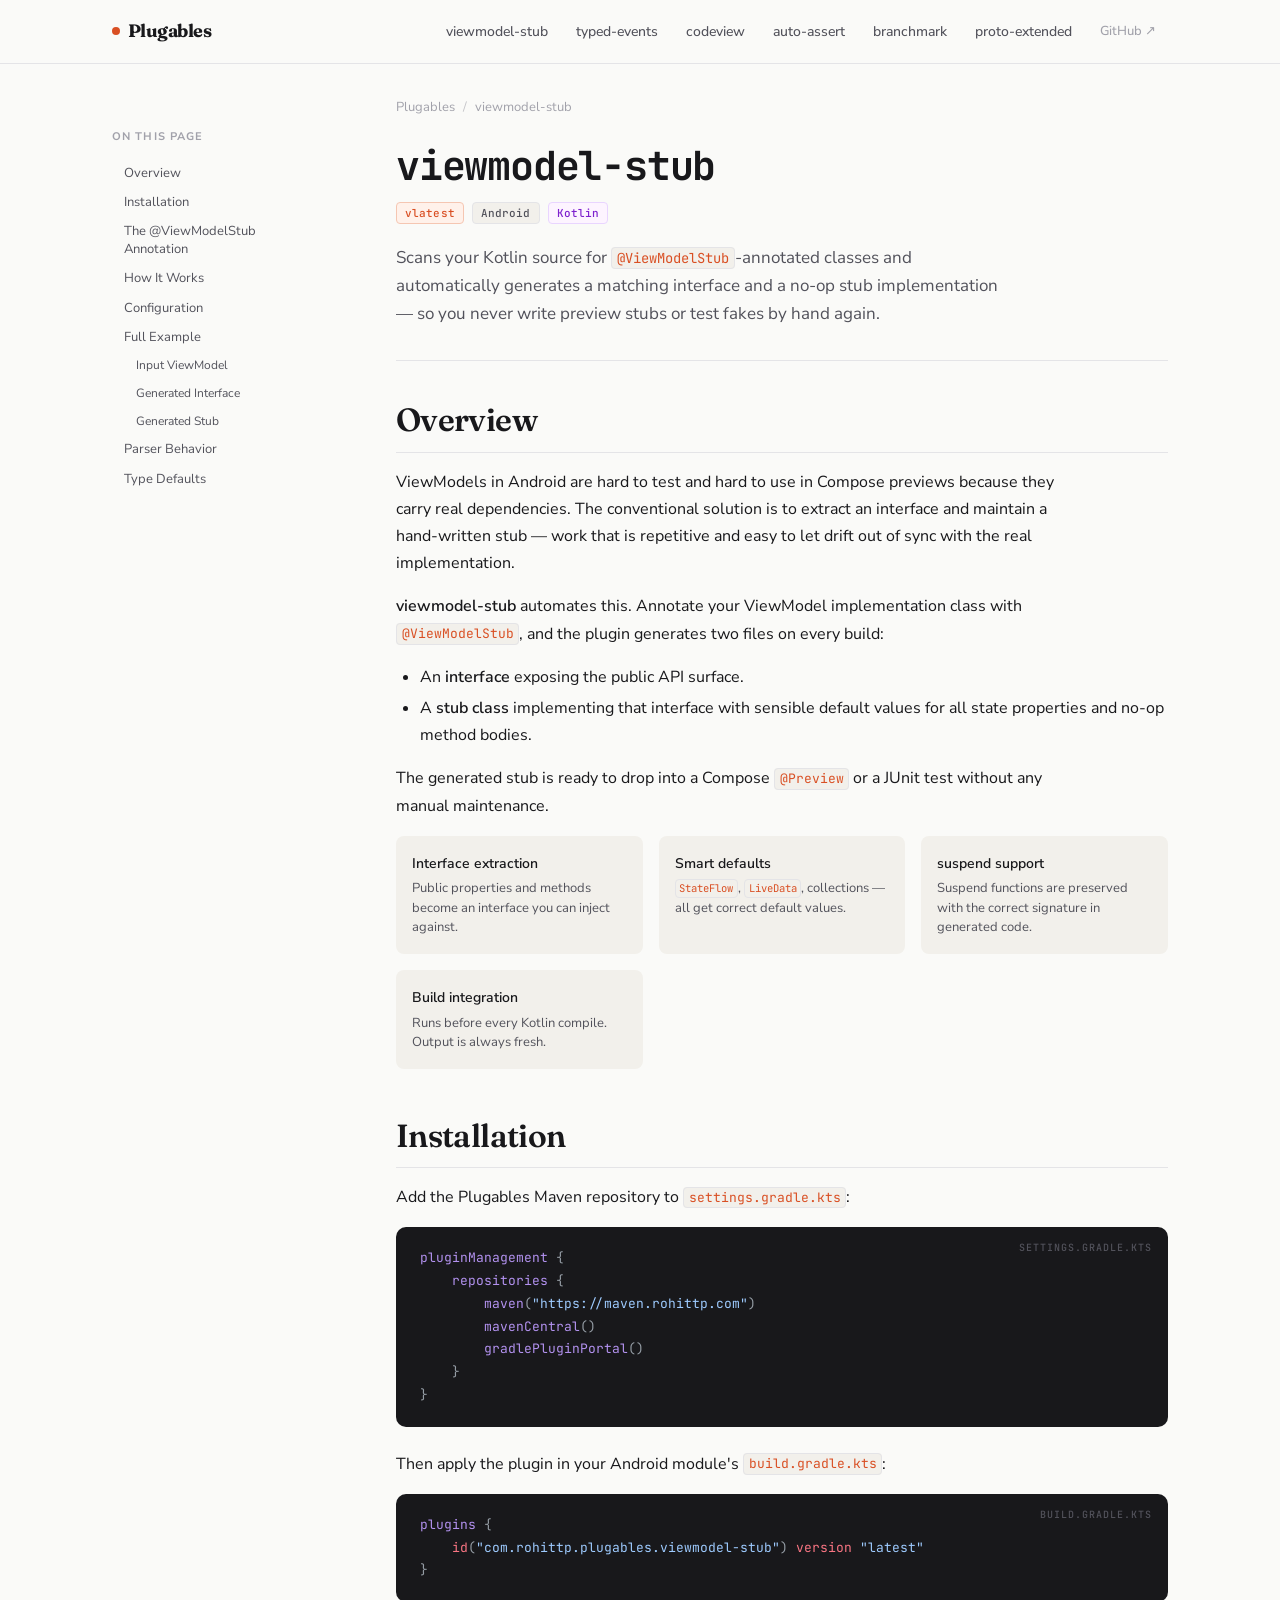
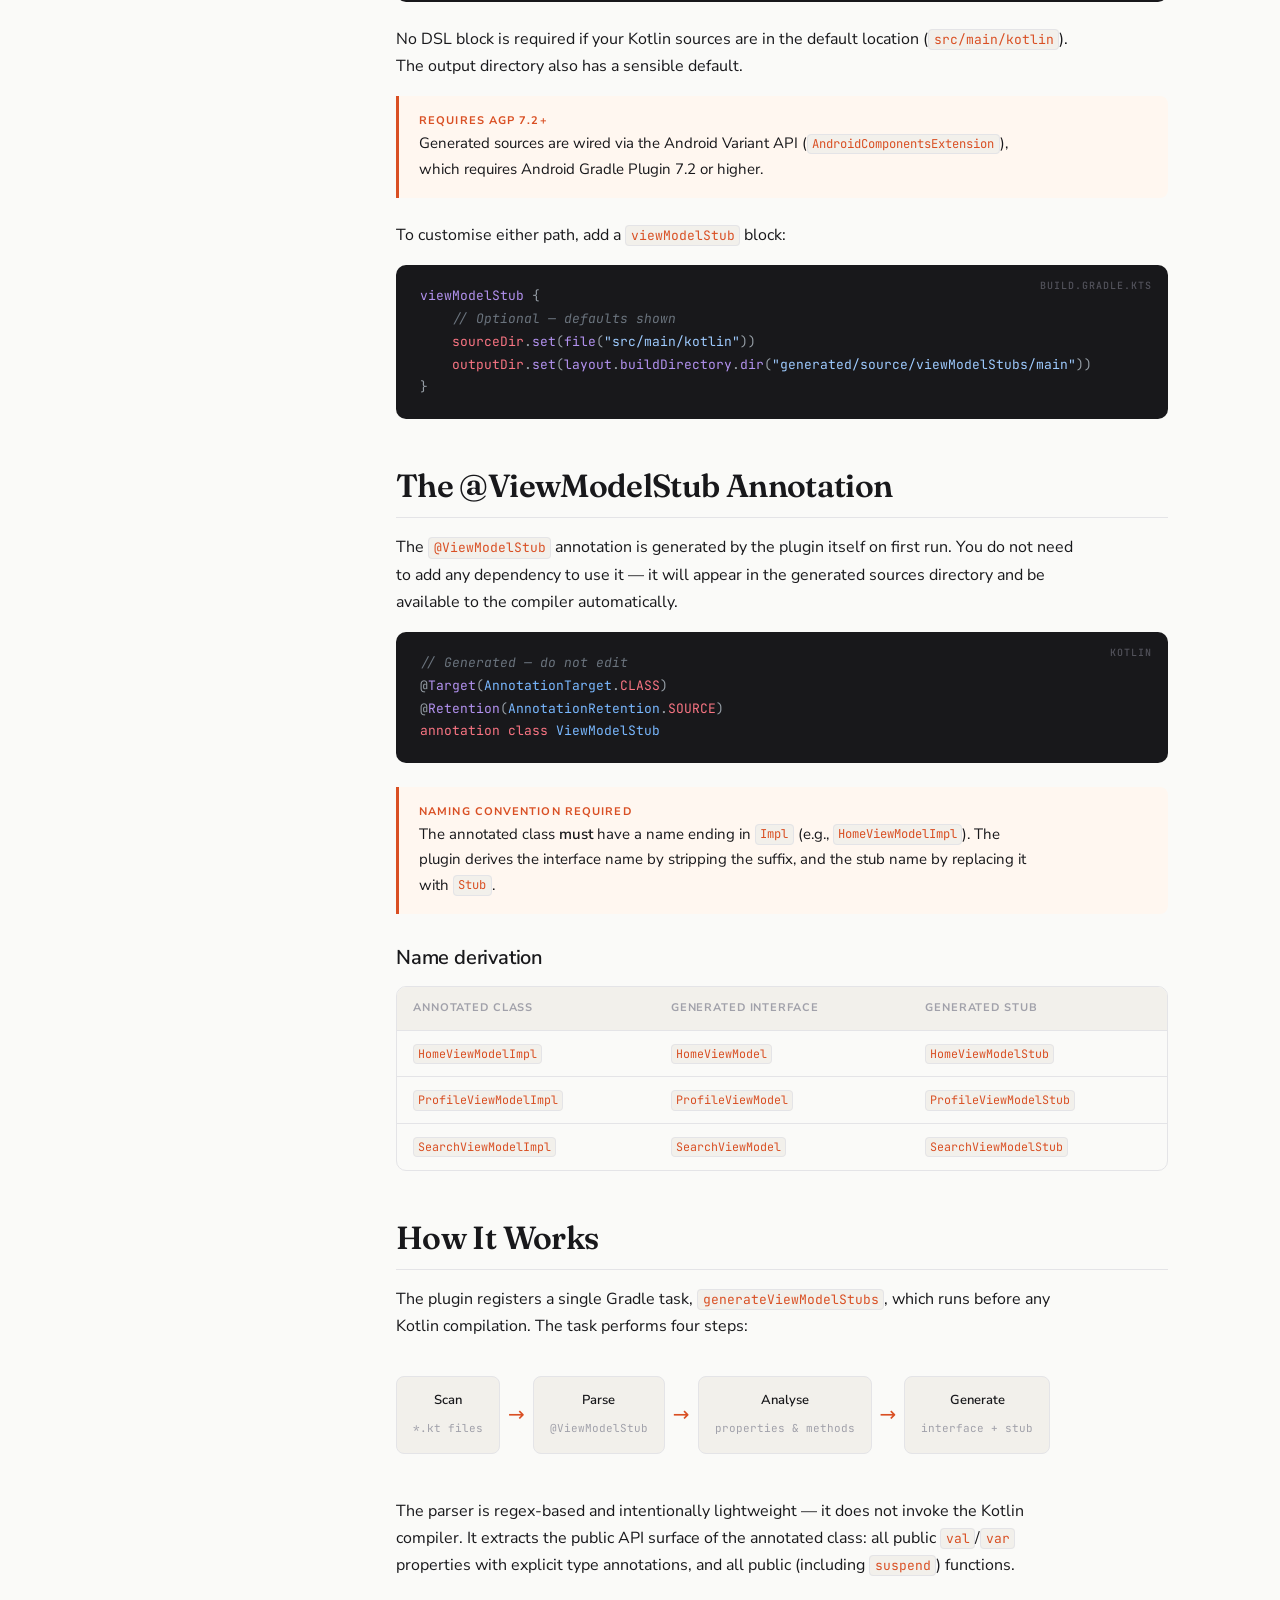
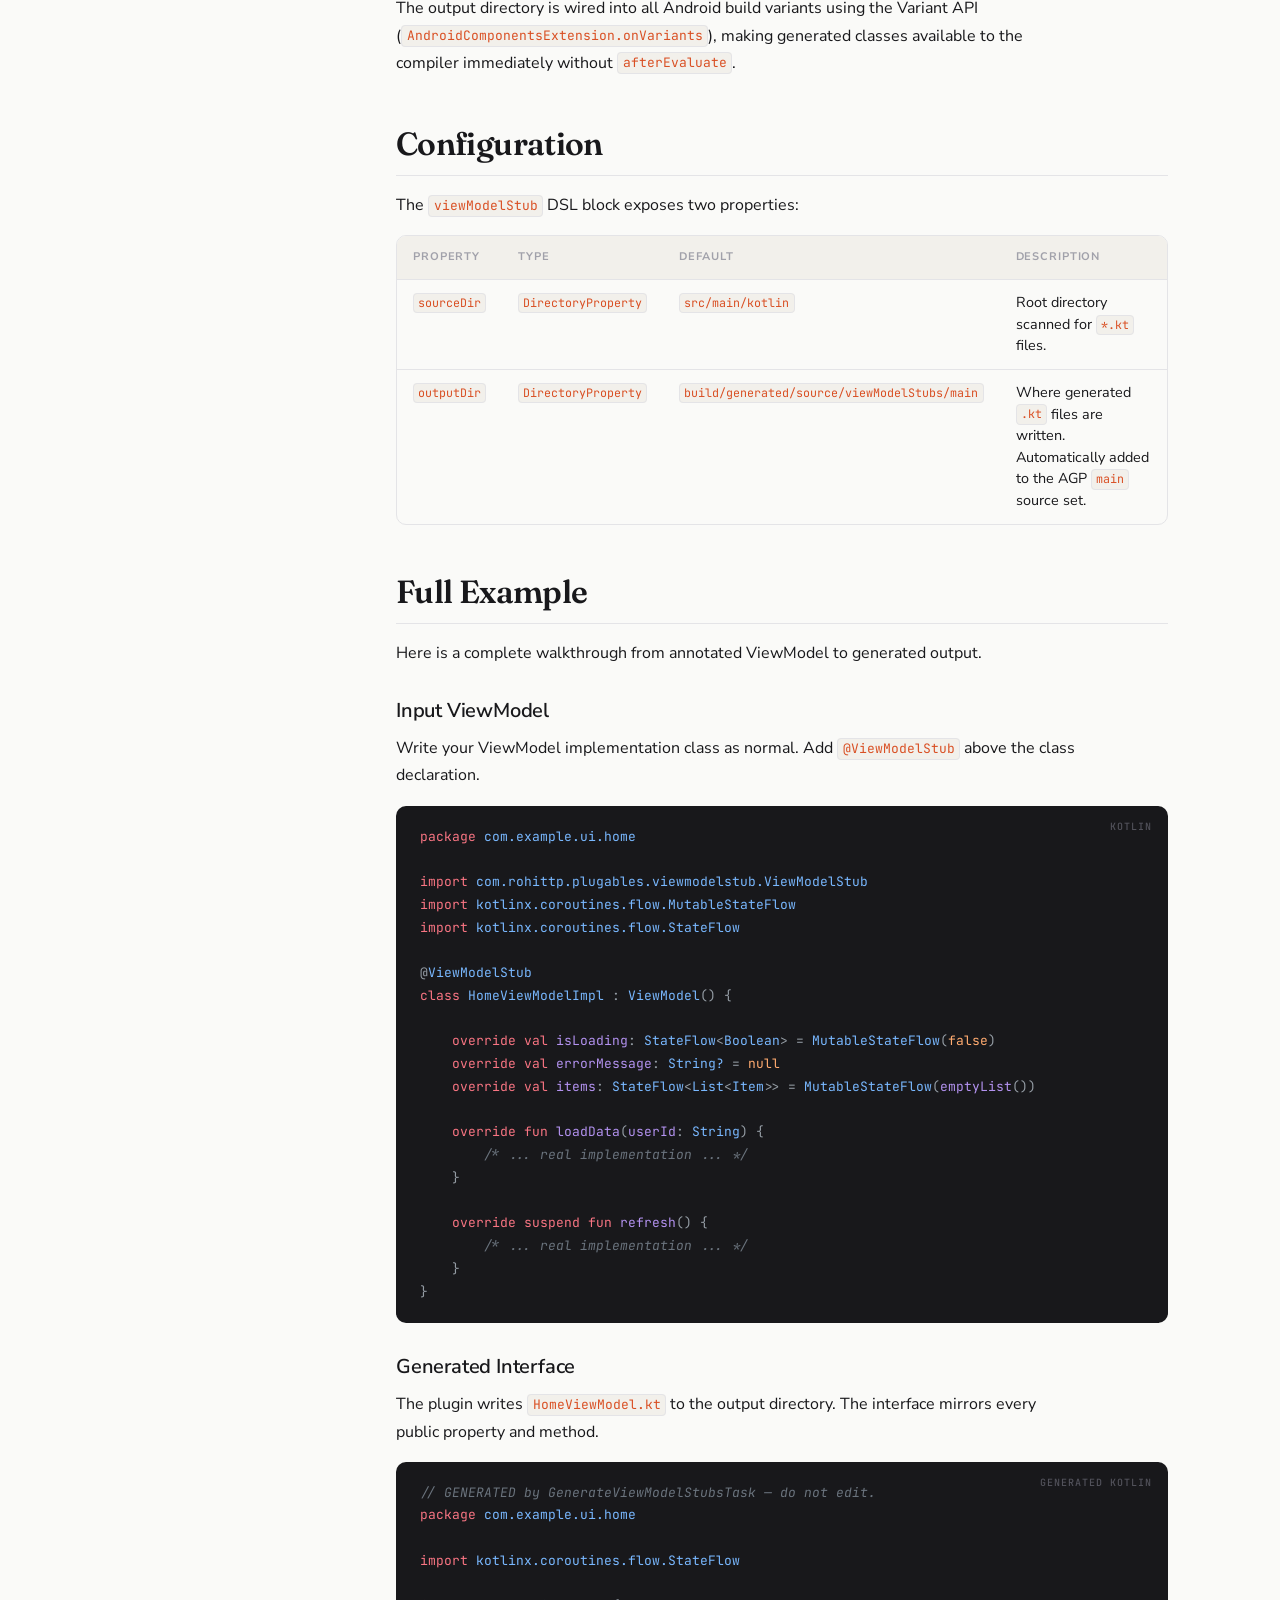
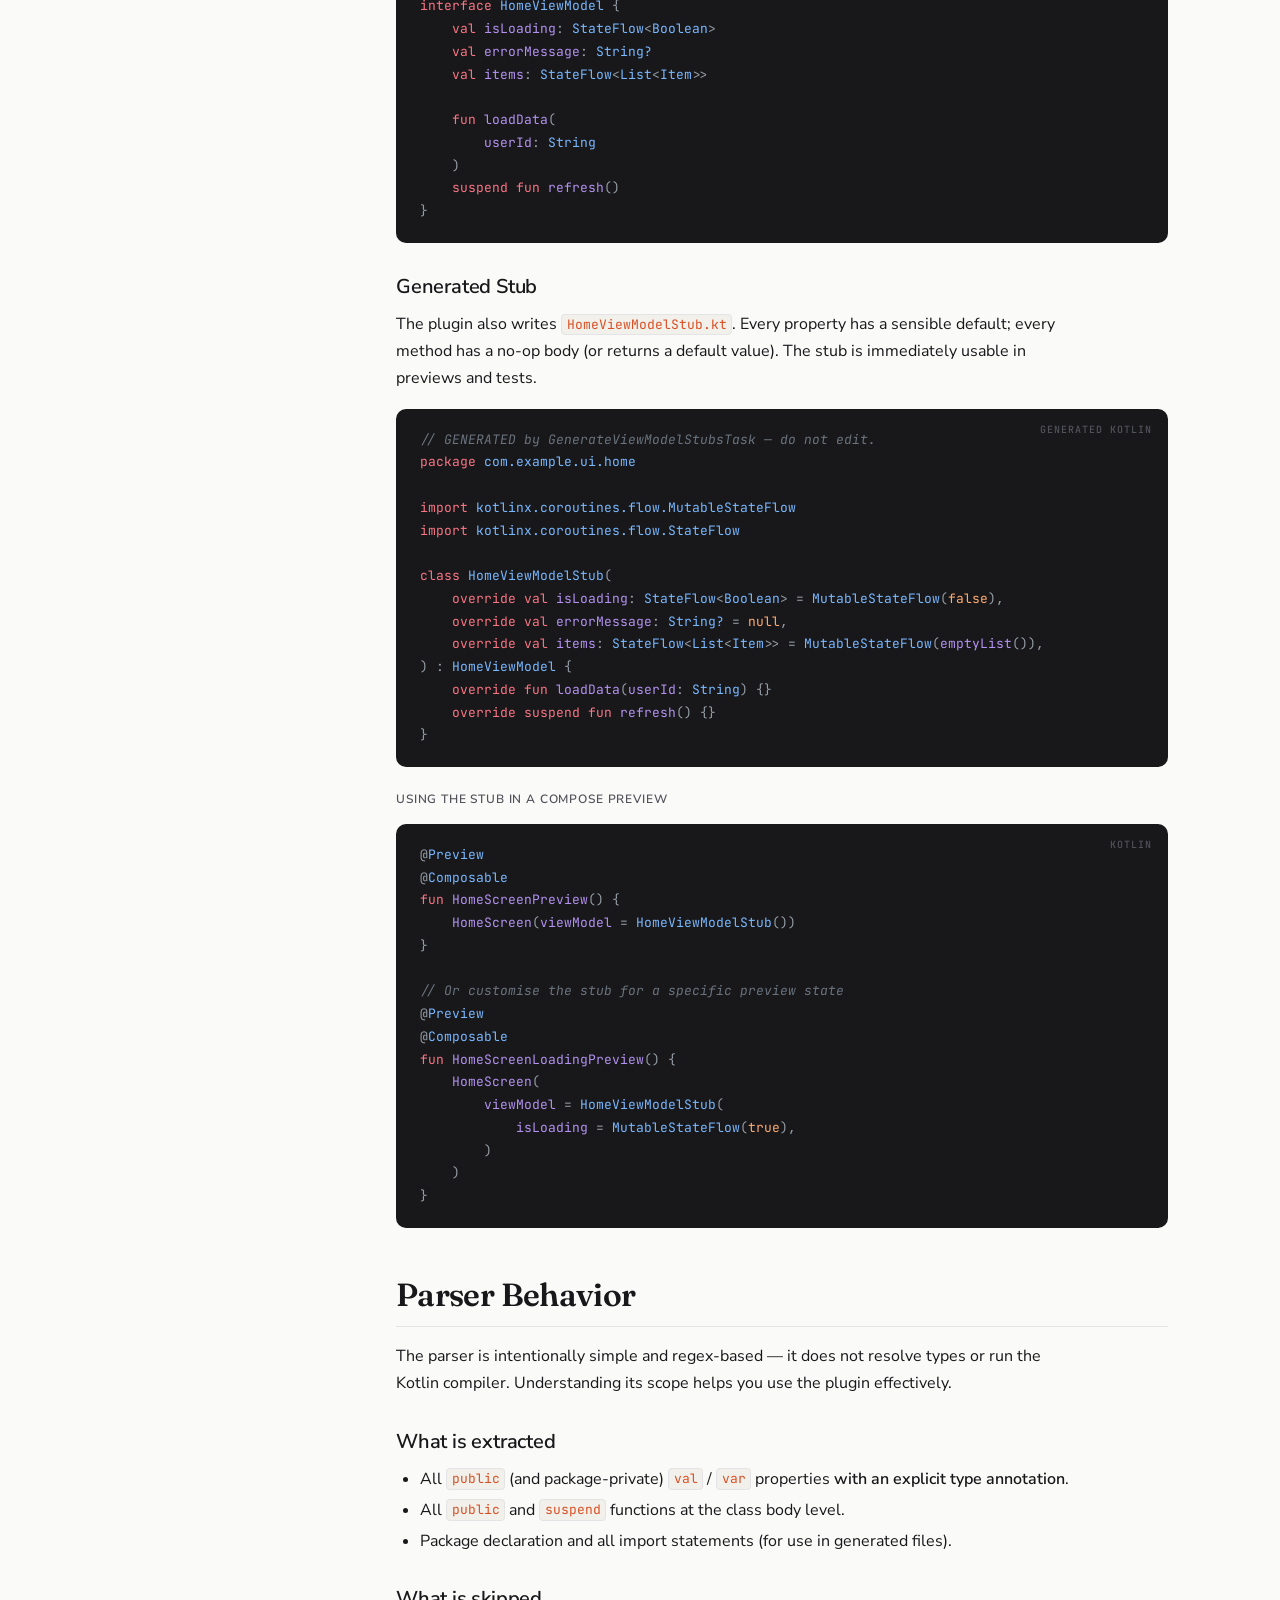
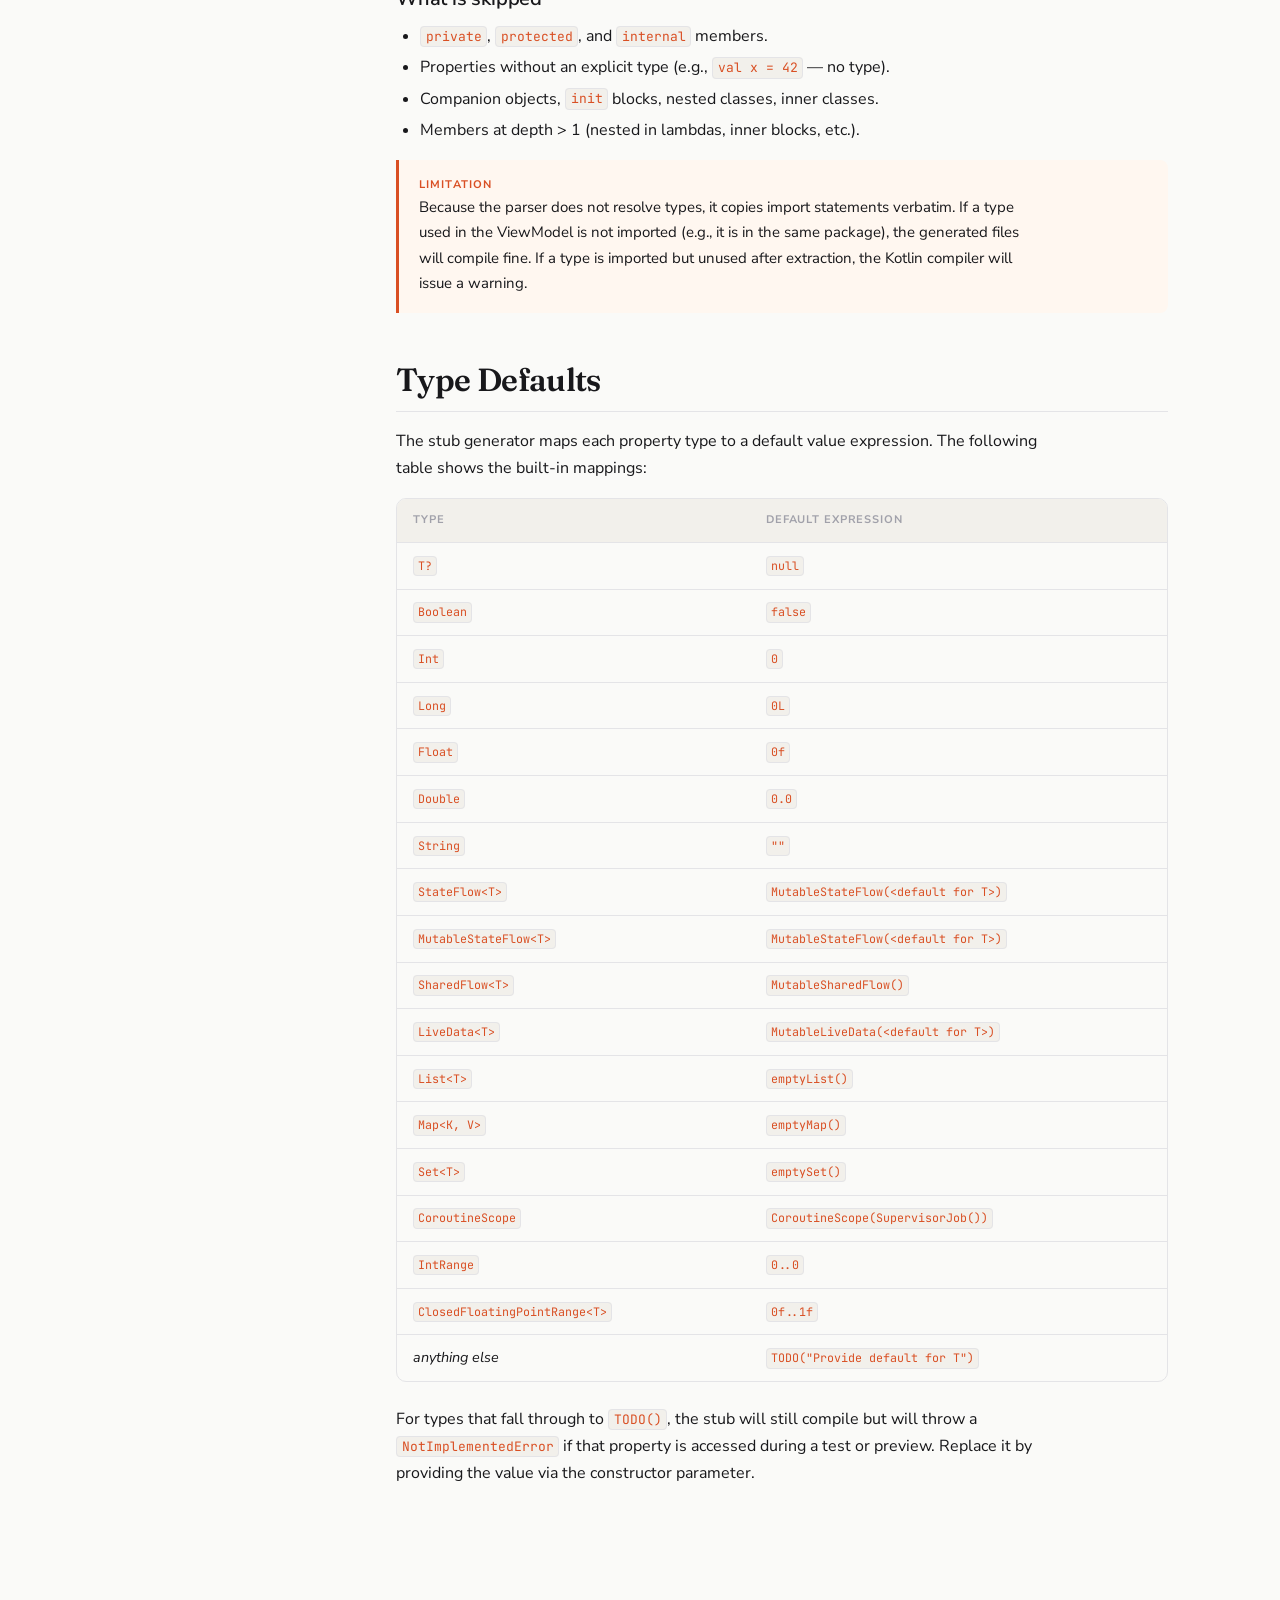
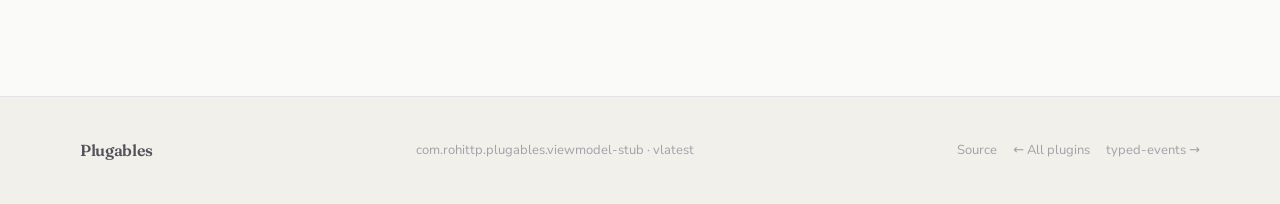
<file: docs/viewmodel-stub.html>
<!DOCTYPE html>
<html lang="en">
<head>
  <meta charset="UTF-8" />
  <meta name="viewport" content="width=device-width, initial-scale=1.0" />
  <title>viewmodel-stub Gradle Plugin — Plugables</title>
  <meta name="description" content="Generate ViewModel interfaces and no-op stubs from annotated Kotlin classes. Perfect for unit tests and Compose previews." />
  <link rel="canonical" href="https://rohittp.com/plugables/viewmodel-stub" />
  <link rel="icon" href="favicon.svg" type="image/svg+xml" />

  <!-- Open Graph -->
  <meta property="og:type" content="article" />
  <meta property="og:site_name" content="Plugables" />
  <meta property="og:title" content="viewmodel-stub Gradle Plugin — Plugables" />
  <meta property="og:description" content="Generate ViewModel interfaces and no-op stubs from annotated Kotlin classes. Perfect for unit tests and Compose previews." />
  <meta property="og:url" content="https://rohittp.com/plugables/viewmodel-stub" />
  <meta property="og:image" content="https://rohittp.com/plugables/og-image.png" />
  <meta property="og:image:width" content="1200" />
  <meta property="og:image:height" content="630" />

  <!-- Twitter Card -->
  <meta name="twitter:card" content="summary_large_image" />
  <meta name="twitter:title" content="viewmodel-stub Gradle Plugin — Plugables" />
  <meta name="twitter:description" content="Generate ViewModel interfaces and no-op stubs from annotated Kotlin classes. Perfect for unit tests and Compose previews." />
  <meta name="twitter:image" content="https://rohittp.com/plugables/og-image.png" />

  <link rel="stylesheet" href="style.css" />

  <!-- Structured Data -->
  <script type="application/ld+json">
  {
    "@context": "https://schema.org",
    "@graph": [
      {
        "@type": "TechArticle",
        "headline": "viewmodel-stub Gradle Plugin",
        "description": "Generate ViewModel interfaces and no-op stubs from annotated Kotlin classes.",
        "url": "https://rohittp.com/plugables/viewmodel-stub",
        "datePublished": "2026-04-08",
        "author": { "@type": "Person", "name": "Rohit T P", "url": "https://rohittp.com" },
        "publisher": { "@type": "Person", "name": "Rohit T P", "url": "https://rohittp.com" }
      },
      {
        "@type": "BreadcrumbList",
        "itemListElement": [
          { "@type": "ListItem", "position": 1, "name": "Plugables", "item": "https://rohittp.com/plugables/" },
          { "@type": "ListItem", "position": 2, "name": "viewmodel-stub", "item": "https://rohittp.com/plugables/viewmodel-stub" }
        ]
      }
    ]
  }
  </script>
</head>
<body>

<!-- ─── Navigation ─────────────────────────────────────────── -->
<nav class="site-nav">
  <div class="nav-inner">
    <a href="index" class="nav-brand">Plugables</a>
    <div class="nav-links">
      <a href="viewmodel-stub">viewmodel-stub</a>
      <a href="typed-events">typed-events</a>
      <a href="codeview">codeview</a>
      <a href="auto-assert">auto-assert</a>
      <a href="branchmark">branchmark</a>
      <a href="proto-extended">proto-extended</a>
      <a href="https://github.com/rohittp0/plugables" class="nav-github" target="_blank" rel="noopener noreferrer">GitHub ↗</a>
    </div>
  </div>
</nav>

<div class="page-layout">

  <!-- ─── Sidebar ──────────────────────────────────────────── -->
  <aside class="sidebar">
    <nav class="toc">
      <p class="toc-title">On this page</p>
      <ul>
        <li><a href="#overview">Overview</a></li>
        <li><a href="#installation">Installation</a></li>
        <li><a href="#annotation">The @ViewModelStub Annotation</a></li>
        <li><a href="#how-it-works">How It Works</a></li>
        <li><a href="#configuration">Configuration</a></li>
        <li><a href="#example">Full Example</a></li>
        <li><a href="#generated-files" class="toc-h3">Input ViewModel</a></li>
        <li><a href="#generated-interface" class="toc-h3">Generated Interface</a></li>
        <li><a href="#generated-stub" class="toc-h3">Generated Stub</a></li>
        <li><a href="#parser-behavior">Parser Behavior</a></li>
        <li><a href="#type-defaults">Type Defaults</a></li>
      </ul>
    </nav>
  </aside>

  <!-- ─── Content ──────────────────────────────────────────── -->
  <main class="content">

    <div class="breadcrumb">
      <a href="index">Plugables</a>
      <span class="breadcrumb-sep">/</span>
      viewmodel-stub
    </div>

    <header class="page-header">
      <h1>viewmodel-stub</h1>
      <div class="page-badges">
        <span class="badge badge-version">v<span data-plugin-version="viewmodel-stub">latest</span></span>
        <span class="badge badge-platform">Android</span>
        <span class="badge badge-kotlin">Kotlin</span>
      </div>
      <p class="page-lead">
        Scans your Kotlin source for <code>@ViewModelStub</code>-annotated classes
        and automatically generates a matching interface and a no-op stub
        implementation — so you never write preview stubs or test fakes by hand again.
      </p>
    </header>

    <!-- ─── Overview ─────────────────────────────────────── -->
    <section id="overview" class="doc-section">
      <h2>Overview</h2>
      <p>
        ViewModels in Android are hard to test and hard to use in Compose previews because
        they carry real dependencies. The conventional solution is to extract an interface
        and maintain a hand-written stub — work that is repetitive and easy to let drift
        out of sync with the real implementation.
      </p>
      <p>
        <strong>viewmodel-stub</strong> automates this. Annotate your ViewModel
        implementation class with <code>@ViewModelStub</code>, and the plugin generates
        two files on every build:
      </p>
      <ul>
        <li>An <strong>interface</strong> exposing the public API surface.</li>
        <li>A <strong>stub class</strong> implementing that interface with sensible default
            values for all state properties and no-op method bodies.</li>
      </ul>
      <p>
        The generated stub is ready to drop into a Compose <code>@Preview</code> or a
        JUnit test without any manual maintenance.
      </p>

      <div class="feature-grid">
        <div class="feature-item">
          <strong>Interface extraction</strong>
          <p>Public properties and methods become an interface you can inject against.</p>
        </div>
        <div class="feature-item">
          <strong>Smart defaults</strong>
          <p><code>StateFlow</code>, <code>LiveData</code>, collections — all get correct default values.</p>
        </div>
        <div class="feature-item">
          <strong>suspend support</strong>
          <p>Suspend functions are preserved with the correct signature in generated code.</p>
        </div>
        <div class="feature-item">
          <strong>Build integration</strong>
          <p>Runs before every Kotlin compile. Output is always fresh.</p>
        </div>
      </div>
    </section>

    <!-- ─── Installation ─────────────────────────────────── -->
    <section id="installation" class="doc-section">
      <h2>Installation</h2>
      <p>Add the Plugables Maven repository to <code>settings.gradle.kts</code>:</p>

      <div class="code-wrap">
        <span class="code-lang">settings.gradle.kts</span>
        <pre><code><span class="fn">pluginManagement</span> <span class="op">{</span>
    <span class="fn">repositories</span> <span class="op">{</span>
        <span class="fn">maven</span><span class="op">(</span><span class="st">"https://maven.rohittp.com"</span><span class="op">)</span>
        <span class="fn">mavenCentral</span><span class="op">()</span>
        <span class="fn">gradlePluginPortal</span><span class="op">()</span>
    <span class="op">}</span>
<span class="op">}</span></code></pre>
      </div>

      <p>Then apply the plugin in your Android module's <code>build.gradle.kts</code>:</p>

      <div class="code-wrap">
        <span class="code-lang">build.gradle.kts</span>
        <pre><code><span class="fn">plugins</span> <span class="op">{</span>
    <span class="k">id</span><span class="op">(</span><span class="st">"com.rohittp.plugables.viewmodel-stub"</span><span class="op">)</span> <span class="k">version</span> <span class="st">"<span data-plugin-version="viewmodel-stub">latest</span>"</span>
<span class="op">}</span></code></pre>
      </div>

      <p>No DSL block is required if your Kotlin sources are in the default location
         (<code>src/main/kotlin</code>). The output directory also has a sensible default.</p>

      <div class="callout">
        <p class="callout-title">Requires AGP 7.2+</p>
        <p>
          Generated sources are wired via the Android Variant API
          (<code>AndroidComponentsExtension</code>), which requires Android Gradle
          Plugin 7.2 or higher.
        </p>
      </div>

      <p>To customise either path, add a <code>viewModelStub</code> block:</p>

      <div class="code-wrap">
        <span class="code-lang">build.gradle.kts</span>
        <pre><code><span class="fn">viewModelStub</span> <span class="op">{</span>
    <span class="cm">// Optional — defaults shown</span>
    <span class="k">sourceDir</span><span class="op">.</span><span class="fn">set</span><span class="op">(</span><span class="fn">file</span><span class="op">(</span><span class="st">"src/main/kotlin"</span><span class="op">))</span>
    <span class="k">outputDir</span><span class="op">.</span><span class="fn">set</span><span class="op">(</span><span class="fn">layout</span><span class="op">.</span><span class="fn">buildDirectory</span><span class="op">.</span><span class="fn">dir</span><span class="op">(</span><span class="st">"generated/source/viewModelStubs/main"</span><span class="op">))</span>
<span class="op">}</span></code></pre>
      </div>
    </section>

    <!-- ─── Annotation ───────────────────────────────────── -->
    <section id="annotation" class="doc-section">
      <h2>The @ViewModelStub Annotation</h2>
      <p>
        The <code>@ViewModelStub</code> annotation is generated by the plugin itself on
        first run. You do not need to add any dependency to use it — it will appear in
        the generated sources directory and be available to the compiler automatically.
      </p>

      <div class="code-wrap">
        <span class="code-lang">kotlin</span>
        <pre><code><span class="cm">// Generated — do not edit</span>
<span class="op">@</span><span class="fn">Target</span><span class="op">(</span><span class="ty">AnnotationTarget</span><span class="op">.</span><span class="k">CLASS</span><span class="op">)</span>
<span class="op">@</span><span class="fn">Retention</span><span class="op">(</span><span class="ty">AnnotationRetention</span><span class="op">.</span><span class="k">SOURCE</span><span class="op">)</span>
<span class="k">annotation class</span> <span class="ty">ViewModelStub</span></code></pre>
      </div>

      <div class="callout">
        <p class="callout-title">Naming convention required</p>
        <p>
          The annotated class <strong>must</strong> have a name ending in <code>Impl</code>
          (e.g., <code>HomeViewModelImpl</code>). The plugin derives the interface name by
          stripping the suffix, and the stub name by replacing it with <code>Stub</code>.
        </p>
      </div>

      <h3>Name derivation</h3>
      <div class="table-wrap">
        <table>
          <thead>
            <tr>
              <th>Annotated class</th>
              <th>Generated interface</th>
              <th>Generated stub</th>
            </tr>
          </thead>
          <tbody>
            <tr>
              <td><code>HomeViewModelImpl</code></td>
              <td><code>HomeViewModel</code></td>
              <td><code>HomeViewModelStub</code></td>
            </tr>
            <tr>
              <td><code>ProfileViewModelImpl</code></td>
              <td><code>ProfileViewModel</code></td>
              <td><code>ProfileViewModelStub</code></td>
            </tr>
            <tr>
              <td><code>SearchViewModelImpl</code></td>
              <td><code>SearchViewModel</code></td>
              <td><code>SearchViewModelStub</code></td>
            </tr>
          </tbody>
        </table>
      </div>
    </section>

    <!-- ─── How It Works ─────────────────────────────────── -->
    <section id="how-it-works" class="doc-section">
      <h2>How It Works</h2>
      <p>
        The plugin registers a single Gradle task, <code>generateViewModelStubs</code>,
        which runs before any Kotlin compilation. The task performs four steps:
      </p>

      <div class="pipeline">
        <div class="pipeline-step">
          <strong>Scan</strong>
          <span>*.kt files</span>
        </div>
        <span class="pipeline-arrow">→</span>
        <div class="pipeline-step">
          <strong>Parse</strong>
          <span>@ViewModelStub</span>
        </div>
        <span class="pipeline-arrow">→</span>
        <div class="pipeline-step">
          <strong>Analyse</strong>
          <span>properties &amp; methods</span>
        </div>
        <span class="pipeline-arrow">→</span>
        <div class="pipeline-step">
          <strong>Generate</strong>
          <span>interface + stub</span>
        </div>
      </div>

      <p>
        The parser is regex-based and intentionally lightweight — it does not invoke
        the Kotlin compiler. It extracts the public API surface of the annotated class:
        all public <code>val</code>/<code>var</code> properties with explicit type
        annotations, and all public (including <code>suspend</code>) functions.
      </p>
      <p>
        The output directory is wired into all Android build variants using the
        Variant API (<code>AndroidComponentsExtension.onVariants</code>), making
        generated classes available to the compiler immediately without
        <code>afterEvaluate</code>.
      </p>
    </section>

    <!-- ─── Configuration ────────────────────────────────── -->
    <section id="configuration" class="doc-section">
      <h2>Configuration</h2>
      <p>The <code>viewModelStub</code> DSL block exposes two properties:</p>

      <div class="table-wrap">
        <table>
          <thead>
            <tr>
              <th>Property</th>
              <th>Type</th>
              <th>Default</th>
              <th>Description</th>
            </tr>
          </thead>
          <tbody>
            <tr>
              <td><code>sourceDir</code></td>
              <td><code>DirectoryProperty</code></td>
              <td><code>src/main/kotlin</code></td>
              <td>Root directory scanned for <code>*.kt</code> files.</td>
            </tr>
            <tr>
              <td><code>outputDir</code></td>
              <td><code>DirectoryProperty</code></td>
              <td><code>build/generated/source/viewModelStubs/main</code></td>
              <td>Where generated <code>.kt</code> files are written. Automatically added to the AGP <code>main</code> source set.</td>
            </tr>
          </tbody>
        </table>
      </div>
    </section>

    <!-- ─── Example ──────────────────────────────────────── -->
    <section id="example" class="doc-section">
      <h2>Full Example</h2>
      <p>
        Here is a complete walkthrough from annotated ViewModel to generated output.
      </p>

      <h3 id="generated-files">Input ViewModel</h3>
      <p>
        Write your ViewModel implementation class as normal. Add
        <code>@ViewModelStub</code> above the class declaration.
      </p>

      <div class="code-wrap">
        <span class="code-lang">kotlin</span>
        <pre><code><span class="k">package</span> <span class="ty">com.example.ui.home</span>

<span class="k">import</span> <span class="ty">com.rohittp.plugables.viewmodelstub.ViewModelStub</span>
<span class="k">import</span> <span class="ty">kotlinx.coroutines.flow.MutableStateFlow</span>
<span class="k">import</span> <span class="ty">kotlinx.coroutines.flow.StateFlow</span>

<span class="op">@</span><span class="ty">ViewModelStub</span>
<span class="k">class</span> <span class="ty">HomeViewModelImpl</span> <span class="op">:</span> <span class="ty">ViewModel</span><span class="op">() {</span>

    <span class="k">override val</span> <span class="fn">isLoading</span><span class="op">:</span> <span class="ty">StateFlow</span><span class="op">&lt;</span><span class="ty">Boolean</span><span class="op">&gt;</span> <span class="op">=</span> <span class="ty">MutableStateFlow</span><span class="op">(</span><span class="nm">false</span><span class="op">)</span>
    <span class="k">override val</span> <span class="fn">errorMessage</span><span class="op">:</span> <span class="ty">String?</span> <span class="op">=</span> <span class="nm">null</span>
    <span class="k">override val</span> <span class="fn">items</span><span class="op">:</span> <span class="ty">StateFlow</span><span class="op">&lt;</span><span class="ty">List</span><span class="op">&lt;</span><span class="ty">Item</span><span class="op">&gt;&gt;</span> <span class="op">=</span> <span class="ty">MutableStateFlow</span><span class="op">(</span><span class="fn">emptyList</span><span class="op">())</span>

    <span class="k">override fun</span> <span class="fn">loadData</span><span class="op">(</span><span class="fn">userId</span><span class="op">:</span> <span class="ty">String</span><span class="op">) {</span>
        <span class="cm">/* ... real implementation ... */</span>
    <span class="op">}</span>

    <span class="k">override suspend fun</span> <span class="fn">refresh</span><span class="op">() {</span>
        <span class="cm">/* ... real implementation ... */</span>
    <span class="op">}</span>
<span class="op">}</span></code></pre>
      </div>

      <h3 id="generated-interface">Generated Interface</h3>
      <p>
        The plugin writes <code>HomeViewModel.kt</code> to the output directory.
        The interface mirrors every public property and method.
      </p>

      <div class="code-wrap">
        <span class="code-lang">generated kotlin</span>
        <pre><code><span class="cm">// GENERATED by GenerateViewModelStubsTask — do not edit.</span>
<span class="k">package</span> <span class="ty">com.example.ui.home</span>

<span class="k">import</span> <span class="ty">kotlinx.coroutines.flow.StateFlow</span>

<span class="k">interface</span> <span class="ty">HomeViewModel</span> <span class="op">{</span>
    <span class="k">val</span> <span class="fn">isLoading</span><span class="op">:</span> <span class="ty">StateFlow</span><span class="op">&lt;</span><span class="ty">Boolean</span><span class="op">&gt;</span>
    <span class="k">val</span> <span class="fn">errorMessage</span><span class="op">:</span> <span class="ty">String?</span>
    <span class="k">val</span> <span class="fn">items</span><span class="op">:</span> <span class="ty">StateFlow</span><span class="op">&lt;</span><span class="ty">List</span><span class="op">&lt;</span><span class="ty">Item</span><span class="op">&gt;&gt;</span>

    <span class="k">fun</span> <span class="fn">loadData</span><span class="op">(</span>
        <span class="fn">userId</span><span class="op">:</span> <span class="ty">String</span>
    <span class="op">)</span>
    <span class="k">suspend fun</span> <span class="fn">refresh</span><span class="op">()</span>
<span class="op">}</span></code></pre>
      </div>

      <h3 id="generated-stub">Generated Stub</h3>
      <p>
        The plugin also writes <code>HomeViewModelStub.kt</code>. Every property has a
        sensible default; every method has a no-op body (or returns a default value).
        The stub is immediately usable in previews and tests.
      </p>

      <div class="code-wrap">
        <span class="code-lang">generated kotlin</span>
        <pre><code><span class="cm">// GENERATED by GenerateViewModelStubsTask — do not edit.</span>
<span class="k">package</span> <span class="ty">com.example.ui.home</span>

<span class="k">import</span> <span class="ty">kotlinx.coroutines.flow.MutableStateFlow</span>
<span class="k">import</span> <span class="ty">kotlinx.coroutines.flow.StateFlow</span>

<span class="k">class</span> <span class="ty">HomeViewModelStub</span><span class="op">(</span>
    <span class="k">override val</span> <span class="fn">isLoading</span><span class="op">:</span> <span class="ty">StateFlow</span><span class="op">&lt;</span><span class="ty">Boolean</span><span class="op">&gt;</span> <span class="op">=</span> <span class="ty">MutableStateFlow</span><span class="op">(</span><span class="nm">false</span><span class="op">),</span>
    <span class="k">override val</span> <span class="fn">errorMessage</span><span class="op">:</span> <span class="ty">String?</span> <span class="op">=</span> <span class="nm">null</span><span class="op">,</span>
    <span class="k">override val</span> <span class="fn">items</span><span class="op">:</span> <span class="ty">StateFlow</span><span class="op">&lt;</span><span class="ty">List</span><span class="op">&lt;</span><span class="ty">Item</span><span class="op">&gt;&gt;</span> <span class="op">=</span> <span class="ty">MutableStateFlow</span><span class="op">(</span><span class="fn">emptyList</span><span class="op">()),</span>
<span class="op">) :</span> <span class="ty">HomeViewModel</span> <span class="op">{</span>
    <span class="k">override fun</span> <span class="fn">loadData</span><span class="op">(</span><span class="fn">userId</span><span class="op">:</span> <span class="ty">String</span><span class="op">) {}</span>
    <span class="k">override suspend fun</span> <span class="fn">refresh</span><span class="op">() {}</span>
<span class="op">}</span></code></pre>
      </div>

      <h4>Using the stub in a Compose preview</h4>
      <div class="code-wrap">
        <span class="code-lang">kotlin</span>
        <pre><code><span class="op">@</span><span class="ty">Preview</span>
<span class="op">@</span><span class="ty">Composable</span>
<span class="k">fun</span> <span class="fn">HomeScreenPreview</span><span class="op">() {</span>
    <span class="fn">HomeScreen</span><span class="op">(</span><span class="fn">viewModel</span> <span class="op">=</span> <span class="ty">HomeViewModelStub</span><span class="op">())</span>
<span class="op">}</span>

<span class="cm">// Or customise the stub for a specific preview state</span>
<span class="op">@</span><span class="ty">Preview</span>
<span class="op">@</span><span class="ty">Composable</span>
<span class="k">fun</span> <span class="fn">HomeScreenLoadingPreview</span><span class="op">() {</span>
    <span class="fn">HomeScreen</span><span class="op">(</span>
        <span class="fn">viewModel</span> <span class="op">=</span> <span class="ty">HomeViewModelStub</span><span class="op">(</span>
            <span class="fn">isLoading</span> <span class="op">=</span> <span class="ty">MutableStateFlow</span><span class="op">(</span><span class="nm">true</span><span class="op">),</span>
        <span class="op">)</span>
    <span class="op">)</span>
<span class="op">}</span></code></pre>
      </div>
    </section>

    <!-- ─── Parser Behavior ───────────────────────────────── -->
    <section id="parser-behavior" class="doc-section">
      <h2>Parser Behavior</h2>
      <p>
        The parser is intentionally simple and regex-based — it does not
        resolve types or run the Kotlin compiler. Understanding its
        scope helps you use the plugin effectively.
      </p>

      <h3>What is extracted</h3>
      <ul>
        <li>All <code>public</code> (and package-private) <code>val</code> / <code>var</code> properties
            <strong>with an explicit type annotation</strong>.</li>
        <li>All <code>public</code> and <code>suspend</code> functions at the class body level.</li>
        <li>Package declaration and all import statements (for use in generated files).</li>
      </ul>

      <h3>What is skipped</h3>
      <ul>
        <li><code>private</code>, <code>protected</code>, and <code>internal</code> members.</li>
        <li>Properties without an explicit type (e.g., <code>val x = 42</code> — no type).</li>
        <li>Companion objects, <code>init</code> blocks, nested classes, inner classes.</li>
        <li>Members at depth &gt; 1 (nested in lambdas, inner blocks, etc.).</li>
      </ul>

      <div class="callout">
        <p class="callout-title">Limitation</p>
        <p>
          Because the parser does not resolve types, it copies import statements
          verbatim. If a type used in the ViewModel is not imported (e.g., it is
          in the same package), the generated files will compile fine. If a type is
          imported but unused after extraction, the Kotlin compiler will issue a warning.
        </p>
      </div>
    </section>

    <!-- ─── Type Defaults ────────────────────────────────── -->
    <section id="type-defaults" class="doc-section">
      <h2>Type Defaults</h2>
      <p>
        The stub generator maps each property type to a default value expression.
        The following table shows the built-in mappings:
      </p>

      <div class="table-wrap">
        <table>
          <thead>
            <tr>
              <th>Type</th>
              <th>Default expression</th>
            </tr>
          </thead>
          <tbody>
            <tr><td><code>T?</code></td><td><code>null</code></td></tr>
            <tr><td><code>Boolean</code></td><td><code>false</code></td></tr>
            <tr><td><code>Int</code></td><td><code>0</code></td></tr>
            <tr><td><code>Long</code></td><td><code>0L</code></td></tr>
            <tr><td><code>Float</code></td><td><code>0f</code></td></tr>
            <tr><td><code>Double</code></td><td><code>0.0</code></td></tr>
            <tr><td><code>String</code></td><td><code>""</code></td></tr>
            <tr><td><code>StateFlow&lt;T&gt;</code></td><td><code>MutableStateFlow(&lt;default for T&gt;)</code></td></tr>
            <tr><td><code>MutableStateFlow&lt;T&gt;</code></td><td><code>MutableStateFlow(&lt;default for T&gt;)</code></td></tr>
            <tr><td><code>SharedFlow&lt;T&gt;</code></td><td><code>MutableSharedFlow()</code></td></tr>
            <tr><td><code>LiveData&lt;T&gt;</code></td><td><code>MutableLiveData(&lt;default for T&gt;)</code></td></tr>
            <tr><td><code>List&lt;T&gt;</code></td><td><code>emptyList()</code></td></tr>
            <tr><td><code>Map&lt;K, V&gt;</code></td><td><code>emptyMap()</code></td></tr>
            <tr><td><code>Set&lt;T&gt;</code></td><td><code>emptySet()</code></td></tr>
            <tr><td><code>CoroutineScope</code></td><td><code>CoroutineScope(SupervisorJob())</code></td></tr>
            <tr><td><code>IntRange</code></td><td><code>0..0</code></td></tr>
            <tr><td><code>ClosedFloatingPointRange&lt;T&gt;</code></td><td><code>0f..1f</code></td></tr>
            <tr><td><em>anything else</em></td><td><code>TODO("Provide default for T")</code></td></tr>
          </tbody>
        </table>
      </div>

      <p>
        For types that fall through to <code>TODO()</code>, the stub will still compile
        but will throw a <code>NotImplementedError</code> if that property is accessed
        during a test or preview. Replace it by providing the value via the constructor
        parameter.
      </p>
    </section>

  </main>
</div>

<!-- ─── Footer ──────────────────────────────────────────────── -->
<footer class="site-footer">
  <div class="footer-inner">
    <a href="index" class="footer-brand">Plugables</a>
    <span class="footer-meta">com.rohittp.plugables.viewmodel-stub · v<span data-plugin-version="viewmodel-stub">latest</span></span>
    <div class="footer-links">
      <a href="https://github.com/rohittp0/plugables/tree/main/viewmodel-stub" target="_blank" rel="noopener noreferrer">Source</a>
      <a href="index">← All plugins</a>
      <a href="typed-events">typed-events →</a>
    </div>
  </div>
</footer>

<script src="versions.js" defer></script>
</body>
</html>
</file>
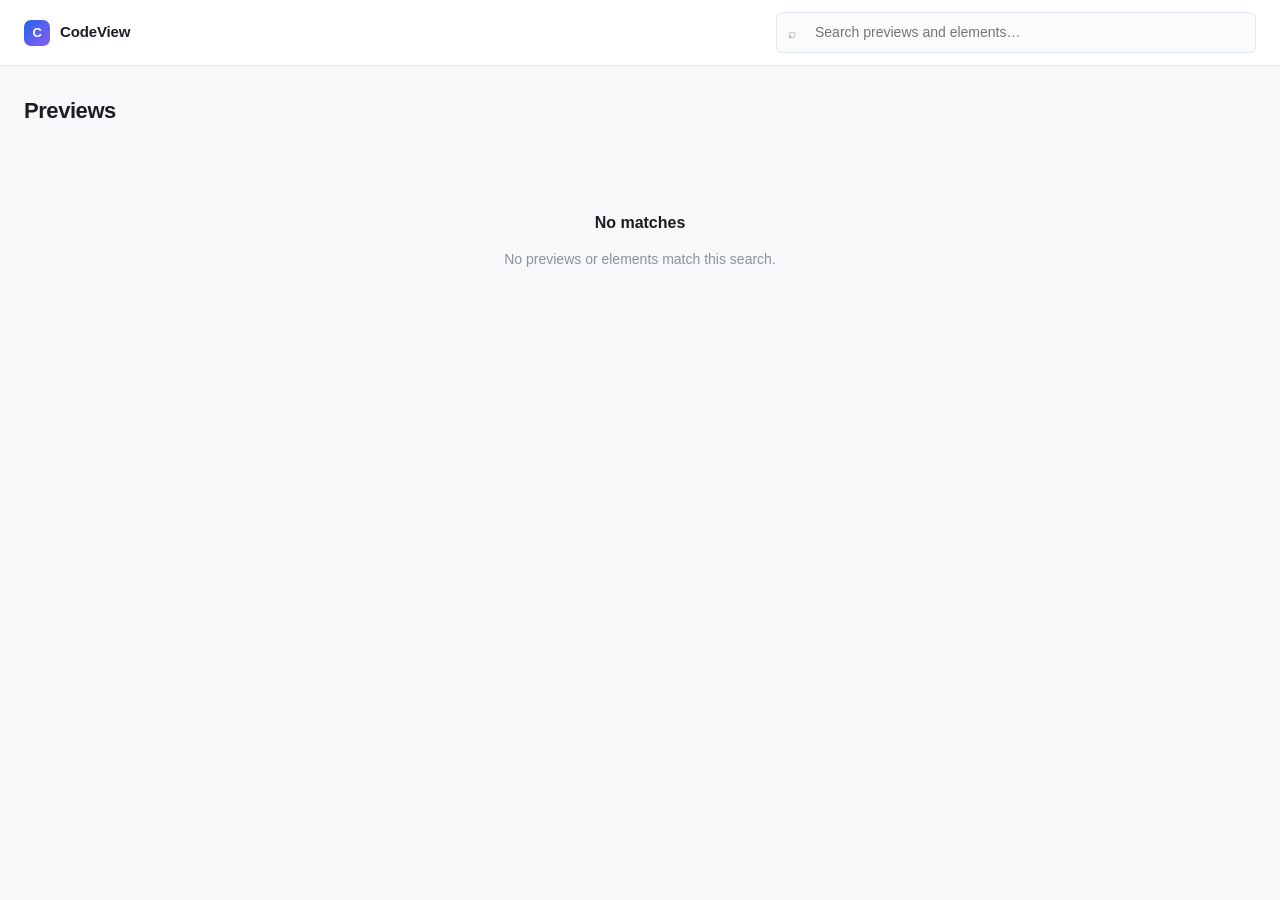
<file: codeview/src/main/resources/codeview-report-template.html>
<!DOCTYPE html>
<html lang="en">
<head>
<meta charset="utf-8" />
<title>CodeView Report</title>
<meta name="viewport" content="width=device-width, initial-scale=1" />
<style>
  :root {
    --bg: #f7f8fa;
    --panel: #ffffff;
    --panel-2: #fafbfc;
    --border: #e3e6eb;
    --border-strong: #cbd0d6;
    --text: #1a1d21;
    --text-muted: #5b6470;
    --text-dim: #8a929b;
    --accent: #2563eb;
    --accent-soft: rgba(37, 99, 235, 0.08);
    --accent-strong: rgba(37, 99, 235, 0.18);
    --code-bg: #0f172a;
    --code-text: #e2e8f0;
    --shadow-sm: 0 1px 2px rgba(15, 23, 42, 0.04);
    --shadow-md: 0 4px 12px rgba(15, 23, 42, 0.08);
    --radius: 10px;
    --radius-sm: 6px;
  }
  @media (prefers-color-scheme: dark) {
    :root {
      --bg: #0d1117;
      --panel: #161b22;
      --panel-2: #1c222b;
      --border: #2a313c;
      --border-strong: #3a424f;
      --text: #e6edf3;
      --text-muted: #9ba5b1;
      --text-dim: #6e7681;
      --accent: #60a5fa;
      --accent-soft: rgba(96, 165, 250, 0.1);
      --accent-strong: rgba(96, 165, 250, 0.22);
      --code-bg: #010409;
      --code-text: #e6edf3;
      --shadow-sm: 0 1px 2px rgba(0, 0, 0, 0.3);
      --shadow-md: 0 4px 12px rgba(0, 0, 0, 0.35);
    }
  }

  * { box-sizing: border-box; }
  html, body { height: 100%; }
  body {
    margin: 0;
    font-family: -apple-system, BlinkMacSystemFont, "Inter", "Segoe UI", Roboto, sans-serif;
    background: var(--bg); color: var(--text);
    font-size: 14px; line-height: 1.5;
    -webkit-font-smoothing: antialiased;
  }
  code, pre { font-family: "SF Mono", Menlo, Consolas, "Liberation Mono", monospace; }

  /* ── App shell ─────────────────────────────────────────── */
  .app { display: flex; flex-direction: column; min-height: 100vh; }
  .topbar {
    position: sticky; top: 0; z-index: 50;
    background: var(--panel); border-bottom: 1px solid var(--border);
    backdrop-filter: saturate(180%) blur(8px);
    box-shadow: var(--shadow-sm);
  }
  .topbar-inner {
    display: flex; align-items: center; gap: 16px;
    max-width: 1400px; margin: 0 auto; padding: 12px 24px;
  }
  .brand {
    display: flex; align-items: center; gap: 10px;
    font-weight: 600; letter-spacing: -0.01em;
  }
  .brand-logo {
    width: 26px; height: 26px; border-radius: 7px;
    background: linear-gradient(135deg, var(--accent) 0%, #8b5cf6 100%);
    display: flex; align-items: center; justify-content: center;
    color: white; font-weight: 700; font-size: 13px;
    box-shadow: var(--shadow-sm);
  }
  .brand-name { font-size: 15px; }
  .brand-count {
    color: var(--text-dim); font-weight: 400; font-size: 13px;
    padding-left: 12px; margin-left: 4px;
    border-left: 1px solid var(--border);
  }
  .spacer { flex: 1; }

  /* ── Search ────────────────────────────────────────────── */
  .search-wrap {
    position: relative; flex: 1; max-width: 480px;
  }
  .search-wrap.hidden { display: none; }
  .search-input {
    width: 100%; padding: 9px 14px 9px 38px;
    background: var(--panel-2); color: var(--text);
    border: 1px solid var(--border); border-radius: var(--radius-sm);
    font: inherit; outline: none;
    transition: border-color 120ms, box-shadow 120ms;
  }
  .search-input:focus {
    border-color: var(--accent);
    box-shadow: 0 0 0 3px var(--accent-soft);
  }
  .search-icon {
    position: absolute; left: 12px; top: 50%; transform: translateY(-50%);
    color: var(--text-dim); pointer-events: none;
  }
  .search-clear {
    position: absolute; right: 8px; top: 50%; transform: translateY(-50%);
    background: none; border: none; color: var(--text-dim); cursor: pointer;
    padding: 4px 8px; border-radius: 4px; font-size: 16px;
  }
  .search-clear:hover { background: var(--accent-soft); color: var(--accent); }
  .search-clear.hidden { display: none; }

  .back-link { display: none; }
  .back-link.visible {
    display: inline-flex; align-items: center; gap: 6px;
    color: var(--accent); text-decoration: none;
    font-size: 13px; font-weight: 500;
    padding: 7px 12px; border-radius: var(--radius-sm);
    transition: background 120ms;
  }
  .back-link.visible:hover { background: var(--accent-soft); }

  /* ── Pages ─────────────────────────────────────────────── */
  .page { flex: 1; }
  .page.hidden { display: none; }

  /* Home: grid */
  .home {
    max-width: 1400px; margin: 0 auto;
    padding: 28px 24px 48px;
  }
  .home-header {
    display: flex; align-items: baseline; gap: 14px;
    margin-bottom: 20px;
  }
  .home-header h1 {
    margin: 0; font-size: 22px; font-weight: 600;
    letter-spacing: -0.02em;
  }
  .home-header .home-meta { color: var(--text-dim); font-size: 13px; }
  .grid {
    display: grid;
    grid-template-columns: repeat(auto-fill, minmax(280px, 1fr));
    gap: 16px;
  }
  .card {
    background: var(--panel); border: 1px solid var(--border);
    border-radius: var(--radius); overflow: hidden;
    cursor: pointer; text-decoration: none; color: inherit;
    transition: border-color 120ms, transform 120ms, box-shadow 120ms;
    display: flex; flex-direction: column;
  }
  .card:hover {
    border-color: var(--border-strong);
    transform: translateY(-1px);
    box-shadow: var(--shadow-md);
  }
  .card-thumb {
    position: relative; background: #fff;
    aspect-ratio: 16 / 10;
    display: flex; align-items: center; justify-content: center;
    overflow: hidden;
    border-bottom: 1px solid var(--border);
  }
  @media (prefers-color-scheme: dark) {
    .card-thumb { background: #0a0d12; }
  }
  .card-thumb img {
    max-width: 100%; max-height: 100%; object-fit: contain;
  }
  .card-thumb .empty-thumb {
    color: var(--text-dim); font-size: 13px;
    display: flex; flex-direction: column; align-items: center; gap: 6px;
  }
  .card-body { padding: 12px 14px; }
  .card-title {
    font-size: 14px; font-weight: 600; color: var(--text);
    margin: 0; letter-spacing: -0.01em;
  }
  .card-sub {
    color: var(--text-dim); font-size: 12px; margin-top: 4px;
    display: flex; gap: 8px; align-items: center;
  }
  .card-sub .dot { color: var(--border-strong); }
  .card-sub mark {
    background: var(--accent-strong); color: var(--text);
    padding: 0 3px; border-radius: 2px;
  }

  .empty-state {
    text-align: center; padding: 64px 24px; color: var(--text-dim);
  }
  .empty-state h2 { margin: 0 0 6px; font-size: 16px; color: var(--text); }

  /* ── Detail page ───────────────────────────────────────── */
  .detail { display: grid; grid-template-columns: 240px 1fr; min-height: calc(100vh - 57px); }
  .detail-side {
    background: var(--panel); border-right: 1px solid var(--border);
    overflow-y: auto;
    padding: 16px 8px;
    position: sticky; top: 57px; align-self: start;
    max-height: calc(100vh - 57px);
  }
  .side-section-label {
    font-size: 11px; font-weight: 600; text-transform: uppercase;
    letter-spacing: 0.06em; color: var(--text-dim);
    padding: 4px 12px 8px;
  }
  .side-list { list-style: none; padding: 0; margin: 0; }
  .side-list li {
    padding: 8px 12px; border-radius: var(--radius-sm);
    cursor: pointer; font-size: 13px;
    color: var(--text-muted); margin-bottom: 1px;
    transition: background 100ms, color 100ms;
  }
  .side-list li:hover { background: var(--accent-soft); color: var(--text); }
  .side-list li.active {
    background: var(--accent-soft);
    color: var(--accent); font-weight: 600;
  }

  .detail-main {
    padding: 28px 32px 48px;
    overflow-x: auto;
  }
  .detail-header {
    display: flex; align-items: center; gap: 12px;
    margin-bottom: 20px; flex-wrap: wrap;
  }
  .detail-title { margin: 0; font-size: 20px; font-weight: 600; letter-spacing: -0.02em; }
  .detail-source {
    color: var(--text-dim); font-size: 13px;
  }
  .ide-link {
    margin-left: auto;
    display: inline-flex; align-items: center; gap: 6px;
    color: var(--accent); text-decoration: none; font-size: 13px;
    padding: 7px 12px; border: 1px solid var(--border); border-radius: var(--radius-sm);
    background: var(--panel); transition: background 120ms, border-color 120ms;
  }
  .ide-link:hover { background: var(--accent-soft); border-color: var(--accent); }

  /* Stage */
  .stage-frame {
    display: flex; flex-direction: column; align-items: stretch;
    background: var(--panel);
    border: 1px solid var(--border);
    border-radius: var(--radius);
    padding: 8px; gap: 8px;
    box-shadow: var(--shadow-sm);
    /* Bound the frame's height so the viewport actually scrolls when zoomed past
       fit. Anything taller than this gets pan/scroll. */
    max-height: calc(100vh - 220px);
    min-height: 0;
  }
  .stage-toolbar {
    display: flex; align-items: center; gap: 6px;
    padding: 2px 4px;
    color: var(--text-muted);
    font-size: 12px;
  }
  .stage-toolbar button {
    background: var(--panel-2); color: var(--text);
    border: 1px solid var(--border); border-radius: var(--radius-sm);
    padding: 4px 10px; font: inherit; line-height: 1;
    cursor: pointer; transition: background 100ms, border-color 100ms;
  }
  .stage-toolbar button:hover { background: var(--accent-soft); border-color: var(--accent); }
  .stage-toolbar .zoom-display {
    font-variant-numeric: tabular-nums;
    min-width: 48px; text-align: center;
  }
  .stage-toolbar .spacer { flex: 1; }
  .stage-viewport {
    flex: 1 1 auto;
    overflow: auto;
    background: var(--panel-2);
    border-radius: 6px;
    /* center the stage inside the viewport when it's smaller than the viewport;
       browsers otherwise render the scroll container's content in the top-left. */
    display: flex; align-items: flex-start; justify-content: center;
    min-height: 0;
  }
  .stage {
    position: relative;
    background: #fff;
    border-radius: 6px;
    /* No `overflow: hidden` — overlays that extend slightly past the image (e.g.
       Dialog content drawn outside the activity root) would otherwise be clipped. */
  }
  .stage img { display: block; user-select: none; -webkit-user-drag: none; }
  .overlay {
    position: absolute; box-sizing: border-box;
    cursor: pointer; border: 1.5px solid transparent;
    border-radius: 2px;
    transition: background 80ms, border-color 80ms;
  }
  .overlay:hover {
    border-color: var(--accent);
    background: var(--accent-soft);
  }
  /* Nodes from library composables / Compose internals — no IDE click-through, but we
     still want them to show on hover so the user can inspect the full layout
     structure. Invisible by default (matching `.overlay`) so the report doesn't look
     cluttered, with a muted outline on hover instead of the accent color. */
  .overlay--no-source { cursor: default; }
  .overlay--no-source:hover {
    border-color: var(--text-muted);
    background: rgba(128, 128, 128, 0.08);
  }

  .empty-detail {
    color: var(--text-dim); font-style: italic;
    padding: 24px; background: var(--panel-2);
    border: 1px dashed var(--border); border-radius: var(--radius);
  }

  /* Tooltip */
  .tooltip {
    display: none; position: fixed; z-index: 100;
    max-width: 480px;
    background: var(--code-bg); color: var(--code-text);
    border: 1px solid var(--border-strong);
    border-radius: var(--radius-sm);
    padding: 10px 12px;
    box-shadow: var(--shadow-md);
    pointer-events: none;
    font-size: 12px;
  }
  .tooltip-name {
    color: #93c5fd; font-weight: 600;
    margin-bottom: 6px;
    font-family: "SF Mono", Menlo, Consolas, monospace;
  }
  .tooltip-loc {
    color: #94a3b8; font-size: 11px;
    margin-bottom: 6px;
  }
  .tooltip-code {
    margin: 0; padding: 6px 8px;
    background: rgba(255, 255, 255, 0.05);
    border-radius: 4px;
    color: #e2e8f0;
    font-size: 12px; line-height: 1.5;
    white-space: pre-wrap; word-break: break-word;
  }
</style>
</head>
<body>

<div class="app">

  <header class="topbar">
    <div class="topbar-inner">
      <a href="#" class="brand" id="brand-link" style="text-decoration:none;color:inherit;">
        <span class="brand-logo">C</span>
        <span class="brand-name">CodeView</span>
        <span class="brand-count" id="brand-count"></span>
      </a>
      <a href="#" class="back-link" id="back-link">
        <span aria-hidden="true">←</span>
        <span>All previews</span>
      </a>
      <div class="spacer"></div>
      <div class="search-wrap" id="search-wrap">
        <span class="search-icon" aria-hidden="true">⌕</span>
        <input id="search" class="search-input" type="search" placeholder="Search previews and elements…" autocomplete="off" />
        <button id="search-clear" class="search-clear hidden" aria-label="Clear search">×</button>
      </div>
    </div>
  </header>

  <!-- Home: grid of previews -->
  <main class="page" id="home">
    <div class="home">
      <div class="home-header">
        <h1>Previews</h1>
        <span class="home-meta" id="home-meta"></span>
      </div>
      <div class="grid" id="grid"></div>
      <div class="empty-state hidden" id="empty">
        <h2>No matches</h2>
        <p>No previews or elements match this search.</p>
      </div>
    </div>
  </main>

  <!-- Detail: single preview -->
  <main class="page hidden" id="detail">
    <div class="detail">
      <aside class="detail-side">
        <p class="side-section-label">All previews</p>
        <ul class="side-list" id="side-list"></ul>
      </aside>
      <section class="detail-main">
        <header class="detail-header">
          <h2 class="detail-title" id="detail-title"></h2>
          <span class="detail-source" id="detail-source"></span>
          <a id="ide-link" class="ide-link" href="#" target="_blank" rel="noreferrer">Open in IDE →</a>
        </header>
        <div id="detail-body"></div>
      </section>
    </div>
  </main>

</div>

<div id="tooltip" class="tooltip" role="tooltip">
  <div class="tooltip-name" id="tt-name"></div>
  <div class="tooltip-loc" id="tt-loc"></div>
  <pre class="tooltip-code" id="tt-code"></pre>
</div>

<script id="codeview-data" type="application/json">__CODEVIEW_DATA__</script>
<script>
(function () {
  // ─── Data ──────────────────────────────────────────────
  const data = JSON.parse(document.getElementById("codeview-data").textContent);
  const previews = data.previews || [];
  const previewById = new Map(previews.map(function (p) { return [p.id, p]; }));

  // Pre-compute searchable text for each preview: displayName + node names +
  // *rendered* text strings sourced from the Compose semantics tree (so things like
  // R.string lookups, lambda-evaluated strings, and dynamic content all match).
  previews.forEach(function (p) {
    const parts = [p.displayName.toLowerCase()];
    (p.nodes || []).forEach(function (n) {
      if (n.name) parts.push(String(n.name).toLowerCase());
    });
    (p.renderedTexts || []).forEach(function (t) {
      if (t) parts.push(String(t).toLowerCase());
    });
    p._search = parts.join("\n");
  });

  // ─── DOM refs ──────────────────────────────────────────
  const home = document.getElementById("home");
  const detail = document.getElementById("detail");
  const grid = document.getElementById("grid");
  const emptyState = document.getElementById("empty");
  const homeMeta = document.getElementById("home-meta");
  const sideList = document.getElementById("side-list");
  const detailTitle = document.getElementById("detail-title");
  const detailSource = document.getElementById("detail-source");
  const detailBody = document.getElementById("detail-body");
  const ideLink = document.getElementById("ide-link");
  const searchInput = document.getElementById("search");
  const searchClear = document.getElementById("search-clear");
  const searchWrap = document.getElementById("search-wrap");
  const backLink = document.getElementById("back-link");
  const brandCount = document.getElementById("brand-count");
  const tooltip = document.getElementById("tooltip");
  const ttName = document.getElementById("tt-name");
  const ttLoc = document.getElementById("tt-loc");
  const ttCode = document.getElementById("tt-code");

  brandCount.textContent = previews.length + (previews.length === 1 ? " preview" : " previews");

  // ─── Search state ──────────────────────────────────────
  let query = "";
  searchInput.addEventListener("input", function (e) {
    query = e.target.value.trim().toLowerCase();
    if (query) searchClear.classList.remove("hidden"); else searchClear.classList.add("hidden");
    renderGrid();
  });
  searchClear.addEventListener("click", function () {
    searchInput.value = "";
    query = "";
    searchClear.classList.add("hidden");
    renderGrid();
    searchInput.focus();
  });

  // ─── Routing ───────────────────────────────────────────
  function shortFile(path) {
    if (!path) return "";
    return path.split("/").pop();
  }

  function showHome() {
    detail.classList.add("hidden");
    home.classList.remove("hidden");
    backLink.classList.remove("visible");
    searchWrap.classList.remove("hidden");
    document.title = "CodeView Report";
    hideTooltip();
  }

  function showDetail(spec) {
    home.classList.add("hidden");
    detail.classList.remove("hidden");
    backLink.classList.add("visible");
    searchWrap.classList.add("hidden");
    document.title = spec.displayName + " — CodeView";

    detailTitle.textContent = spec.displayName;
    detailSource.textContent = shortFile(spec.sourceFile) + (spec.sourceLine ? ":" + spec.sourceLine : "");
    if (spec.openUrl) {
      ideLink.href = spec.openUrl;
      ideLink.style.display = "inline-flex";
    } else {
      ideLink.style.display = "none";
    }

    renderSidebar(spec);
    renderStage(spec);
  }

  function applyHash() {
    const id = (location.hash || "").replace(/^#/, "");
    if (id && previewById.has(id)) {
      showDetail(previewById.get(id));
    } else {
      showHome();
    }
  }
  window.addEventListener("hashchange", applyHash);

  // ─── Home grid ─────────────────────────────────────────
  function renderGrid() {
    grid.innerHTML = "";
    const filtered = query ? previews.filter(function (p) { return p._search.indexOf(query) !== -1; }) : previews;
    homeMeta.textContent = query
      ? "showing " + filtered.length + " of " + previews.length
      : previews.length + (previews.length === 1 ? " preview" : " previews");

    if (filtered.length === 0) {
      emptyState.classList.remove("hidden");
      return;
    }
    emptyState.classList.add("hidden");

    filtered.forEach(function (p) {
      const card = document.createElement("a");
      card.className = "card";
      card.href = "#" + p.id;

      const thumb = document.createElement("div");
      thumb.className = "card-thumb";
      if (p.imagePath) {
        const img = document.createElement("img");
        img.src = p.imagePath;
        img.alt = p.displayName;
        img.loading = "lazy";
        thumb.appendChild(img);
      } else {
        const empty = document.createElement("div");
        empty.className = "empty-thumb";
        empty.innerHTML = "<span style='font-size:22px;'>○</span><span>No screenshot</span>";
        thumb.appendChild(empty);
      }

      const body = document.createElement("div");
      body.className = "card-body";
      const title = document.createElement("p");
      title.className = "card-title";
      title.textContent = p.displayName;
      const sub = document.createElement("p");
      sub.className = "card-sub";
      const visibleNodes = (p.nodes || []).filter(function (n) { return n.openUrl; }).length;
      sub.innerHTML =
        "<span>" + (p.nodes ? p.nodes.length : 0) + " nodes</span>" +
        "<span class='dot'>•</span>" +
        "<span>" + visibleNodes + " linked</span>";

      // If there's a query, surface the first matching rendered text excerpt
      // (or fall back to a node name).
      if (query) {
        const hitText = (p.renderedTexts || []).find(function (t) {
          return t && t.toLowerCase().indexOf(query) !== -1;
        });
        const excerpt = hitText
          || (p.nodes || []).map(function (n) { return n.name; })
              .find(function (name) { return name && name.toLowerCase().indexOf(query) !== -1; });
        if (excerpt) {
          const m = document.createElement("p");
          m.className = "card-sub";
          m.style.marginTop = "8px";
          m.style.color = "var(--text-muted)";
          m.appendChild(highlightedFragment(excerpt, query));
          body.appendChild(title);
          body.appendChild(sub);
          body.appendChild(m);
          card.appendChild(thumb);
          card.appendChild(body);
          grid.appendChild(card);
          return;
        }
      }

      body.appendChild(title);
      body.appendChild(sub);
      card.appendChild(thumb);
      card.appendChild(body);
      grid.appendChild(card);
    });
  }

  function highlightedFragment(text, q) {
    const frag = document.createDocumentFragment();
    const lower = text.toLowerCase();
    let i = 0;
    while (i < text.length) {
      const idx = lower.indexOf(q, i);
      if (idx === -1) {
        frag.appendChild(document.createTextNode(text.slice(i)));
        break;
      }
      if (idx > i) frag.appendChild(document.createTextNode(text.slice(i, idx)));
      const m = document.createElement("mark");
      m.textContent = text.slice(idx, idx + q.length);
      frag.appendChild(m);
      i = idx + q.length;
    }
    return frag;
  }

  // ─── Detail ────────────────────────────────────────────
  function renderSidebar(currentSpec) {
    sideList.innerHTML = "";
    previews.forEach(function (p) {
      const li = document.createElement("li");
      li.textContent = p.displayName;
      if (p.id === currentSpec.id) li.classList.add("active");
      li.addEventListener("click", function () { location.hash = "#" + p.id; });
      sideList.appendChild(li);
    });
  }

  function renderStage(spec) {
    detailBody.innerHTML = "";

    if (!spec.imagePath) {
      const note = document.createElement("p");
      note.className = "empty-detail";
      note.innerHTML = "No screenshot rendered yet. Run <code>./gradlew :app:codeviewReportDebug</code>.";
      detailBody.appendChild(note);
      return;
    }

    const frame = document.createElement("div");
    frame.className = "stage-frame";

    // Toolbar (Fit / 1:1 / − / + / zoom %).
    const toolbar = document.createElement("div");
    toolbar.className = "stage-toolbar";
    const btnFit = document.createElement("button"); btnFit.textContent = "Fit"; btnFit.title = "Fit to viewport (Reset)";
    const btnActual = document.createElement("button"); btnActual.textContent = "1:1"; btnActual.title = "Actual size (100%)";
    const btnOut = document.createElement("button"); btnOut.textContent = "−"; btnOut.title = "Zoom out";
    const btnIn = document.createElement("button"); btnIn.textContent = "+"; btnIn.title = "Zoom in";
    const zoomDisplay = document.createElement("span"); zoomDisplay.className = "zoom-display";
    const spacer = document.createElement("span"); spacer.className = "spacer";
    toolbar.appendChild(btnFit); toolbar.appendChild(btnActual);
    toolbar.appendChild(btnOut); toolbar.appendChild(btnIn);
    toolbar.appendChild(zoomDisplay); toolbar.appendChild(spacer);
    frame.appendChild(toolbar);

    // Scroll/pan viewport that holds the stage. The stage scales; the viewport
    // gets scrollbars whenever the stage is larger than the viewport.
    const viewport = document.createElement("div");
    viewport.className = "stage-viewport";
    const stage = document.createElement("div");
    stage.className = "stage";
    const img = document.createElement("img");
    img.src = spec.imagePath;
    img.alt = spec.displayName;
    stage.appendChild(img);
    viewport.appendChild(stage);
    frame.appendChild(viewport);
    detailBody.appendChild(frame);

    // Sort largest-first so smaller, more specific overlays paint on top. Nodes with
    // `openUrl` (user-authored composables with source attribution) become anchor
    // links into the IDE; nodes without (library composables, Compose internals)
    // are non-clickable divs that still hover-highlight so the user can inspect the
    // full layout structure.
    const visible = (spec.nodes || [])
      .filter(function (n) { return n.bounds && n.bounds.width > 0 && n.bounds.height > 0; })
      .slice()
      .sort(function (a, b) { return (b.bounds.width * b.bounds.height) - (a.bounds.width * a.bounds.height); });

    // Build overlays once; we reposition them on every zoom change rather than
    // recreate them. Each overlay's natural-pixel bounds are stashed on the element
    // so the rescaler stays simple.
    const overlays = visible.map(function (n) {
      const hasSource = n.openUrl && n.openUrl.length > 0;
      const ov = document.createElement(hasSource ? "a" : "div");
      ov.className = hasSource ? "overlay" : "overlay overlay--no-source";
      if (hasSource) ov.href = n.openUrl;
      ov._n = n;
      ov.addEventListener("mousemove", function (e) { showTooltip(e, n); });
      ov.addEventListener("mouseleave", hideTooltip);
      stage.appendChild(ov);
      return ov;
    });

    // Apply a zoom level: resize the image, resize the stage, reposition overlays.
    function applyScale(scale) {
      const w = spec.imageWidth * scale;
      const h = spec.imageHeight * scale;
      img.style.width = w + "px";
      img.style.height = h + "px";
      stage.style.width = w + "px";
      stage.style.height = h + "px";
      overlays.forEach(function (ov) {
        const n = ov._n;
        ov.style.left = (n.bounds.x * scale) + "px";
        ov.style.top = (n.bounds.y * scale) + "px";
        ov.style.width = (n.bounds.width * scale) + "px";
        ov.style.height = (n.bounds.height * scale) + "px";
      });
      zoomDisplay.textContent = Math.round(scale * 100) + "%";
    }

    function fitScale() {
      // Fit-to-viewport: largest scale that fits both width and height inside the
      // viewport box without overflowing. Capped at 1.0 so small previews don't
      // get blown up past their natural resolution.
      const padding = 16; // breathing room around the image
      const availW = Math.max(viewport.clientWidth - padding, 50);
      const availH = Math.max(viewport.clientHeight - padding, 50);
      const sw = availW / spec.imageWidth;
      const sh = availH / spec.imageHeight;
      return Math.min(sw, sh, 1.0);
    }

    let scale = 1.0;
    function setScale(s) { scale = Math.max(0.05, Math.min(s, 8.0)); applyScale(scale); }

    btnFit.addEventListener("click", function () { setScale(fitScale()); });
    btnActual.addEventListener("click", function () { setScale(1.0); });
    btnIn.addEventListener("click", function () { setScale(scale * 1.25); });
    btnOut.addEventListener("click", function () { setScale(scale / 1.25); });

    // Initial layout: wait for the image to know its natural dimensions, then fit.
    function onReady() { setScale(fitScale()); }
    if (img.complete && img.naturalWidth > 0) onReady();
    else img.addEventListener("load", onReady);
  }

  // ─── Tooltip ───────────────────────────────────────────
  function showTooltip(e, n) {
    ttName.textContent = n.name || "Group";
    ttLoc.textContent = shortFile(n.sourceFile) + (n.sourceLine && n.sourceLine > 0 ? ":" + n.sourceLine : "");
    if (n.codeSnippet) {
      ttCode.textContent = n.codeSnippet;
      ttCode.style.display = "block";
    } else {
      ttCode.textContent = "";
      ttCode.style.display = "none";
    }
    tooltip.style.display = "block";
    // Position near cursor; flip to left/above if it would overflow.
    const pad = 14;
    const tw = tooltip.offsetWidth, th = tooltip.offsetHeight;
    let x = e.clientX + pad, y = e.clientY + pad;
    if (x + tw > window.innerWidth - 8) x = e.clientX - tw - pad;
    if (y + th > window.innerHeight - 8) y = e.clientY - th - pad;
    tooltip.style.left = Math.max(8, x) + "px";
    tooltip.style.top = Math.max(8, y) + "px";
  }
  function hideTooltip() { tooltip.style.display = "none"; }

  // ─── Init ──────────────────────────────────────────────
  renderGrid();
  applyHash();
})();
</script>
</body>
</html>
</file>
<file: docs/style.css>
@import url('https://fonts.googleapis.com/css2?family=Fraunces:ital,opsz,wght@0,9..144,300;0,9..144,400;0,9..144,600;0,9..144,700;1,9..144,300;1,9..144,400&family=Nunito+Sans:ital,opsz,wght@0,6..12,300;0,6..12,400;0,6..12,500;0,6..12,600;1,6..12,400&family=JetBrains+Mono:wght@400;500&display=swap');

/* ─── Design Tokens ─────────────────────────────────────────── */
:root {
  /* Colors */
  --bg:            #fafaf8;
  --bg-alt:        #f2f0eb;
  --bg-code:       #18181b;
  --bg-callout:    #fff7f0;
  --bg-tip:        #f0fdf4;
  --text:          #18181b;
  --text-2:        #52525b;
  --text-3:        #a1a1aa;
  --text-code:     #e4e0d5;
  --accent:        #d94f23;
  --accent-hover:  #b83d17;
  --accent-bg:     #fff1ea;
  --border:        #e4e4e7;
  --border-strong: #c4c4c8;
  --green:         #15803d;
  --green-bg:      #f0fdf4;
  --shadow-sm:     0 1px 3px rgba(24,24,27,.06), 0 1px 2px rgba(24,24,27,.04);
  --shadow-md:     0 4px 16px rgba(24,24,27,.08), 0 2px 6px rgba(24,24,27,.04);

  /* Typography */
  --font-display: 'Fraunces', Georgia, serif;
  --font-body:    'Nunito Sans', system-ui, sans-serif;
  --font-mono:    'JetBrains Mono', 'Fira Code', monospace;

  /* Spacing */
  --space-1:  0.25rem;
  --space-2:  0.5rem;
  --space-3:  0.75rem;
  --space-4:  1rem;
  --space-5:  1.25rem;
  --space-6:  1.5rem;
  --space-8:  2rem;
  --space-10: 2.5rem;
  --space-12: 3rem;
  --space-16: 4rem;
  --space-20: 5rem;

  /* Layout */
  --nav-height:    64px;
  --sidebar-width: 220px;
  --content-max:   760px;
  --page-max:      1120px;
}

/* ─── Reset ─────────────────────────────────────────────────── */
*, *::before, *::after { box-sizing: border-box; margin: 0; padding: 0; }

html {
  font-size: 16px;
  scroll-behavior: smooth;
  -webkit-text-size-adjust: 100%;
}

body {
  background: var(--bg);
  color: var(--text);
  font-family: var(--font-body);
  font-size: 1rem;
  line-height: 1.7;
  font-weight: 400;
  -webkit-font-smoothing: antialiased;
  -moz-osx-font-smoothing: grayscale;
}

/* ─── Typography ─────────────────────────────────────────────── */
h1, h2, h3 {
  font-family: var(--font-display);
  font-weight: 600;
  line-height: 1.2;
  color: var(--text);
  letter-spacing: -0.02em;
}

h4, h5, h6 {
  font-family: var(--font-body);
  font-weight: 600;
  line-height: 1.4;
  color: var(--text);
}

h1 { font-size: clamp(2.25rem, 5vw, 3.5rem); font-weight: 700; }
h2 { font-size: clamp(1.5rem, 3vw, 2rem); margin-top: var(--space-12); margin-bottom: var(--space-4); }
h3 { font-size: 1.25rem; margin-top: var(--space-8); margin-bottom: var(--space-3); font-family: var(--font-body); font-weight: 600; letter-spacing: -0.01em; }
h4 { font-size: 1rem; margin-top: var(--space-6); margin-bottom: var(--space-2); text-transform: uppercase; letter-spacing: 0.07em; font-size: 0.75rem; color: var(--text-2); }

p { margin-bottom: var(--space-4); max-width: 68ch; }
p:last-child { margin-bottom: 0; }

a { color: var(--accent); text-decoration: none; }
a:hover { color: var(--accent-hover); text-decoration: underline; text-underline-offset: 3px; }

strong { font-weight: 600; }
em { font-style: italic; }

ul, ol {
  padding-left: var(--space-6);
  margin-bottom: var(--space-4);
}
li { margin-bottom: var(--space-1); }

hr {
  border: none;
  border-top: 1px solid var(--border);
  margin: var(--space-12) 0;
}

/* ─── Navigation ─────────────────────────────────────────────── */
.site-nav {
  position: sticky;
  top: 0;
  z-index: 100;
  background: rgba(250, 250, 248, 0.92);
  backdrop-filter: blur(12px);
  -webkit-backdrop-filter: blur(12px);
  border-bottom: 1px solid var(--border);
  height: var(--nav-height);
  display: flex;
  align-items: center;
}

.nav-inner {
  display: flex;
  align-items: center;
  justify-content: space-between;
  width: 100%;
  max-width: var(--page-max);
  margin: 0 auto;
  padding: 0 var(--space-8);
}

.nav-brand {
  font-family: var(--font-display);
  font-weight: 700;
  font-size: 1.125rem;
  color: var(--text);
  text-decoration: none;
  letter-spacing: -0.03em;
  display: flex;
  align-items: center;
  gap: var(--space-2);
}

.nav-brand::before {
  content: '';
  display: inline-block;
  width: 8px;
  height: 8px;
  background: var(--accent);
  border-radius: 50%;
}

.nav-links {
  display: flex;
  align-items: center;
  gap: var(--space-1);
}

.nav-links a {
  color: var(--text-2);
  text-decoration: none;
  font-size: 0.875rem;
  font-weight: 500;
  padding: var(--space-2) var(--space-3);
  border-radius: 6px;
  transition: color 0.15s, background 0.15s;
}

.nav-links a:hover {
  color: var(--text);
  background: var(--bg-alt);
  text-decoration: none;
}

.nav-links a.nav-github {
  color: var(--text-3);
  font-size: 0.8125rem;
}

.nav-links a.nav-github:hover {
  color: var(--text-2);
}

/* ─── Page Layout (plugin pages) ────────────────────────────── */
.page-layout {
  max-width: var(--page-max);
  margin: 0 auto;
  padding: 0 var(--space-8);
  display: grid;
  grid-template-columns: var(--sidebar-width) 1fr;
  gap: var(--space-16);
  align-items: start;
}

.sidebar {
  position: sticky;
  top: calc(var(--nav-height) + var(--space-8));
  padding-top: var(--space-8);
}

.toc-title {
  font-family: var(--font-body);
  font-size: 0.6875rem;
  font-weight: 700;
  text-transform: uppercase;
  letter-spacing: 0.1em;
  color: var(--text-3);
  margin-bottom: var(--space-3);
}

.toc ul {
  list-style: none;
  padding: 0;
  margin: 0;
  display: flex;
  flex-direction: column;
  gap: 1px;
}

.toc li { margin: 0; }

.toc a {
  display: block;
  font-size: 0.8125rem;
  color: var(--text-2);
  text-decoration: none;
  padding: 5px var(--space-3);
  border-radius: 5px;
  line-height: 1.4;
  transition: color 0.12s, background 0.12s;
}

.toc a:hover {
  color: var(--text);
  background: var(--bg-alt);
  text-decoration: none;
}

.toc a.toc-h3 {
  padding-left: var(--space-6);
  font-size: 0.75rem;
}

.content {
  min-width: 0;
  padding: var(--space-8) 0 var(--space-20);
}

/* ─── Home Layout ────────────────────────────────────────────── */
.home-layout {
  max-width: var(--page-max);
  margin: 0 auto;
  padding: 0 var(--space-8);
}

/* ─── Hero ───────────────────────────────────────────────────── */
.hero {
  padding: var(--space-20) 0 var(--space-16);
  border-bottom: 1px solid var(--border);
  margin-bottom: var(--space-16);
}

.hero-eyebrow {
  font-size: 0.75rem;
  font-weight: 700;
  text-transform: uppercase;
  letter-spacing: 0.12em;
  color: var(--accent);
  margin-bottom: var(--space-4);
}

.hero-title {
  font-size: clamp(3rem, 8vw, 5.5rem);
  font-weight: 700;
  font-family: var(--font-display);
  letter-spacing: -0.04em;
  line-height: 1;
  color: var(--text);
  margin-bottom: var(--space-6);
}

.hero-title em {
  font-style: italic;
  font-weight: 300;
}

.hero-desc {
  font-size: clamp(1rem, 2vw, 1.25rem);
  color: var(--text-2);
  max-width: 52ch;
  line-height: 1.6;
  margin-bottom: var(--space-8);
}

.hero-meta {
  display: flex;
  align-items: center;
  gap: var(--space-6);
  font-size: 0.8125rem;
  color: var(--text-3);
}

.hero-meta span {
  display: flex;
  align-items: center;
  gap: var(--space-2);
}

/* ─── Section ────────────────────────────────────────────────── */
.section {
  margin-bottom: var(--space-16);
}

.section-label {
  font-size: 0.6875rem;
  font-weight: 700;
  text-transform: uppercase;
  letter-spacing: 0.12em;
  color: var(--text-3);
  margin-bottom: var(--space-3);
}

/* ─── Plugin Cards ───────────────────────────────────────────── */
.plugin-grid {
  display: grid;
  grid-template-columns: repeat(auto-fit, minmax(300px, 1fr));
  gap: var(--space-4);
  margin-top: var(--space-6);
}

.plugin-card {
  display: block;
  text-decoration: none;
  background: var(--bg);
  border: 1px solid var(--border);
  border-radius: 12px;
  padding: var(--space-6);
  transition: border-color 0.15s, box-shadow 0.15s, transform 0.15s;
  color: inherit;
}

.plugin-card:hover {
  border-color: var(--border-strong);
  box-shadow: var(--shadow-md);
  transform: translateY(-2px);
  text-decoration: none;
  color: inherit;
}

.card-header {
  display: flex;
  align-items: flex-start;
  justify-content: space-between;
  margin-bottom: var(--space-3);
}

.card-name {
  font-family: var(--font-mono);
  font-size: 0.9375rem;
  font-weight: 500;
  color: var(--text);
  letter-spacing: -0.01em;
}

.card-arrow {
  color: var(--text-3);
  font-size: 1.125rem;
  transition: transform 0.15s, color 0.15s;
}

.plugin-card:hover .card-arrow {
  transform: translate(3px, -3px);
  color: var(--accent);
}

.card-desc {
  font-size: 0.9375rem;
  color: var(--text-2);
  line-height: 1.6;
  margin-bottom: var(--space-4);
  max-width: none;
}

.card-tags {
  display: flex;
  gap: var(--space-2);
  flex-wrap: wrap;
}

/* ─── Badges ─────────────────────────────────────────────────── */
.badge {
  display: inline-flex;
  align-items: center;
  height: 22px;
  padding: 0 var(--space-2);
  border-radius: 4px;
  font-family: var(--font-mono);
  font-size: 0.6875rem;
  font-weight: 500;
  letter-spacing: 0.01em;
  white-space: nowrap;
}

.badge-version {
  background: var(--accent-bg);
  color: var(--accent);
  border: 1px solid #f5c6b2;
}

.badge-platform {
  background: var(--bg-alt);
  color: var(--text-2);
  border: 1px solid var(--border);
}

.badge-kotlin {
  background: #fdf4ff;
  color: #7e22ce;
  border: 1px solid #e9d5ff;
}

/* ─── Page Header (plugin pages) ────────────────────────────── */
.breadcrumb {
  font-size: 0.8125rem;
  color: var(--text-3);
  margin-bottom: var(--space-6);
  display: flex;
  align-items: center;
  gap: var(--space-2);
}

.breadcrumb a {
  color: var(--text-3);
  text-decoration: none;
}

.breadcrumb a:hover { color: var(--text-2); text-decoration: none; }
.breadcrumb-sep { color: var(--border-strong); }

.page-header {
  padding-bottom: var(--space-8);
  border-bottom: 1px solid var(--border);
  margin-bottom: var(--space-10);
}

.page-header h1 {
  font-family: var(--font-mono);
  font-size: clamp(1.75rem, 4vw, 2.5rem);
  letter-spacing: -0.03em;
  margin-bottom: var(--space-3);
}

.page-badges {
  display: flex;
  gap: var(--space-2);
  flex-wrap: wrap;
  margin-bottom: var(--space-5);
}

.page-lead {
  font-size: 1.0625rem;
  color: var(--text-2);
  line-height: 1.65;
  max-width: 62ch;
  margin: 0;
}

/* ─── Doc Sections ───────────────────────────────────────────── */
.doc-section {
  scroll-margin-top: calc(var(--nav-height) + var(--space-6));
  margin-bottom: var(--space-12);
}

.doc-section h2 {
  margin-top: 0;
  padding-bottom: var(--space-3);
  border-bottom: 1px solid var(--border);
}

/* ─── Code Blocks ─────────────────────────────────────────────── */
pre {
  background: var(--bg-code);
  border-radius: 10px;
  overflow-x: auto;
  position: relative;
  margin: var(--space-4) 0 var(--space-6);
}

pre code {
  display: block;
  font-family: var(--font-mono);
  font-size: 0.8125rem;
  line-height: 1.75;
  color: var(--text-code);
  padding: var(--space-5) var(--space-6);
  tab-size: 2;
}

.code-wrap {
  position: relative;
}

.code-lang {
  position: absolute;
  top: var(--space-3);
  right: var(--space-4);
  font-family: var(--font-mono);
  font-size: 0.625rem;
  font-weight: 500;
  text-transform: uppercase;
  letter-spacing: 0.1em;
  color: #52525b;
  z-index: 1;
  pointer-events: none;
}

/* Inline code */
:not(pre) > code {
  font-family: var(--font-mono);
  font-size: 0.8125em;
  background: var(--bg-alt);
  border: 1px solid var(--border);
  border-radius: 4px;
  padding: 0.1em 0.35em;
  color: var(--accent);
}

/* Syntax coloring — applied manually via spans */
.k  { color: #f97583; }              /* keyword */
.kn { color: #f97583; }              /* keyword.annotation */
.fn { color: #b392f0; }              /* function name */
.ty { color: #79b8ff; }              /* type */
.st { color: #9ecbff; }              /* string */
.cm { color: #6a737d; font-style: italic; } /* comment */
.nm { color: #ffab70; }              /* number/literal */
.op { color: #959da5; }              /* operator/punctuation */
.yk { color: #85e89d; }              /* yaml key */
.yv { color: #9ecbff; }              /* yaml value */
.yc { color: #6a737d; font-style: italic; } /* yaml comment */
.yi { color: #ffab70; }              /* yaml indent marker */

/* ─── Tables ──────────────────────────────────────────────────── */
.table-wrap {
  overflow-x: auto;
  margin: var(--space-4) 0 var(--space-6);
  border: 1px solid var(--border);
  border-radius: 10px;
}

table {
  width: 100%;
  border-collapse: collapse;
  font-size: 0.9rem;
}

thead {
  background: var(--bg-alt);
}

th {
  text-align: left;
  font-size: 0.6875rem;
  font-weight: 700;
  text-transform: uppercase;
  letter-spacing: 0.08em;
  color: var(--text-3);
  padding: var(--space-3) var(--space-4);
  border-bottom: 1px solid var(--border);
}

td {
  padding: var(--space-3) var(--space-4);
  vertical-align: top;
  border-bottom: 1px solid var(--border);
  line-height: 1.5;
}

tr:last-child td { border-bottom: none; }

tbody tr:hover { background: var(--bg-alt); }

td code {
  font-family: var(--font-mono);
  font-size: 0.8125em;
  color: var(--accent);
}

td.required::after {
  content: ' *';
  color: var(--accent);
}

/* ─── Callouts ────────────────────────────────────────────────── */
.callout {
  border-left: 3px solid var(--accent);
  background: var(--bg-callout);
  border-radius: 0 8px 8px 0;
  padding: var(--space-4) var(--space-5);
  margin: var(--space-4) 0 var(--space-6);
  font-size: 0.9375rem;
}

.callout p { margin: 0; }

.callout-title {
  font-size: 0.6875rem;
  font-weight: 700;
  text-transform: uppercase;
  letter-spacing: 0.1em;
  color: var(--accent);
  margin-bottom: var(--space-2);
}

.callout.tip {
  border-left-color: var(--green);
  background: var(--green-bg);
}

.callout.tip .callout-title { color: var(--green); }

/* ─── Separator ───────────────────────────────────────────────── */
.rule {
  border: none;
  border-top: 1px solid var(--border);
  margin: var(--space-10) 0;
}

/* ─── Step List ───────────────────────────────────────────────── */
.steps {
  list-style: none;
  padding: 0;
  margin: var(--space-4) 0 var(--space-6);
  counter-reset: steps;
}

.steps li {
  counter-increment: steps;
  display: flex;
  gap: var(--space-4);
  margin-bottom: var(--space-5);
}

.steps li::before {
  content: counter(steps);
  display: flex;
  align-items: center;
  justify-content: center;
  flex-shrink: 0;
  width: 28px;
  height: 28px;
  border-radius: 50%;
  background: var(--accent);
  color: white;
  font-size: 0.75rem;
  font-weight: 700;
  font-family: var(--font-body);
  margin-top: 2px;
}

/* ─── Pipeline Diagram ─────────────────────────────────────────── */
.pipeline {
  display: flex;
  align-items: center;
  gap: 0;
  overflow-x: auto;
  padding: var(--space-5) 0;
  margin: var(--space-4) 0 var(--space-6);
}

.pipeline-step {
  flex-shrink: 0;
  background: var(--bg-alt);
  border: 1px solid var(--border);
  border-radius: 8px;
  padding: var(--space-3) var(--space-4);
  text-align: center;
}

.pipeline-step strong {
  display: block;
  font-size: 0.8125rem;
  font-weight: 600;
  margin-bottom: 2px;
}

.pipeline-step span {
  font-size: 0.6875rem;
  color: var(--text-3);
  font-family: var(--font-mono);
}

.pipeline-arrow {
  flex-shrink: 0;
  color: var(--accent);
  font-size: 1.25rem;
  margin: 0 var(--space-2);
}

/* ─── Feature Grid ────────────────────────────────────────────── */
.feature-grid {
  display: grid;
  grid-template-columns: repeat(auto-fit, minmax(200px, 1fr));
  gap: var(--space-4);
  margin: var(--space-4) 0 var(--space-6);
}

.feature-item {
  background: var(--bg-alt);
  border-radius: 8px;
  padding: var(--space-4);
}

.feature-item strong {
  display: block;
  font-size: 0.875rem;
  margin-bottom: var(--space-1);
}

.feature-item p {
  font-size: 0.8125rem;
  color: var(--text-2);
  margin: 0;
  max-width: none;
  line-height: 1.5;
}

/* ─── Footer ──────────────────────────────────────────────────── */
.site-footer {
  background: var(--bg-alt);
  border-top: 1px solid var(--border);
  padding: var(--space-10) var(--space-8);
  margin-top: var(--space-20);
}

.footer-inner {
  max-width: var(--page-max);
  margin: 0 auto;
  display: flex;
  justify-content: space-between;
  align-items: center;
  flex-wrap: wrap;
  gap: var(--space-4);
}

.footer-brand {
  font-family: var(--font-display);
  font-weight: 600;
  font-size: 1rem;
  color: var(--text-2);
  letter-spacing: -0.02em;
  text-decoration: none;
}

.footer-meta {
  font-size: 0.8125rem;
  color: var(--text-3);
}

.footer-links {
  display: flex;
  gap: var(--space-4);
}

.footer-links a {
  font-size: 0.8125rem;
  color: var(--text-3);
  text-decoration: none;
}

.footer-links a:hover { color: var(--text-2); text-decoration: none; }

/* ─── Responsive ──────────────────────────────────────────────── */
@media (max-width: 768px) {
  :root {
    --sidebar-width: 0px;
  }

  .page-layout {
    grid-template-columns: 1fr;
    gap: 0;
    padding: 0 var(--space-5);
  }

  .sidebar { display: none; }

  .home-layout { padding: 0 var(--space-5); }

  .nav-inner { padding: 0 var(--space-5); }

  .hero { padding: var(--space-12) 0 var(--space-10); }

  .hero-meta { flex-wrap: wrap; gap: var(--space-3); }

  .plugin-grid { grid-template-columns: 1fr; }

  pre code { font-size: 0.75rem; padding: var(--space-4); }

  .pipeline { flex-direction: column; align-items: flex-start; }
  .pipeline-arrow { transform: rotate(90deg); }

  .footer-inner { flex-direction: column; align-items: flex-start; }
}

@media (max-width: 480px) {
  .nav-links a:not(.nav-github) { display: none; }
}
</file>
